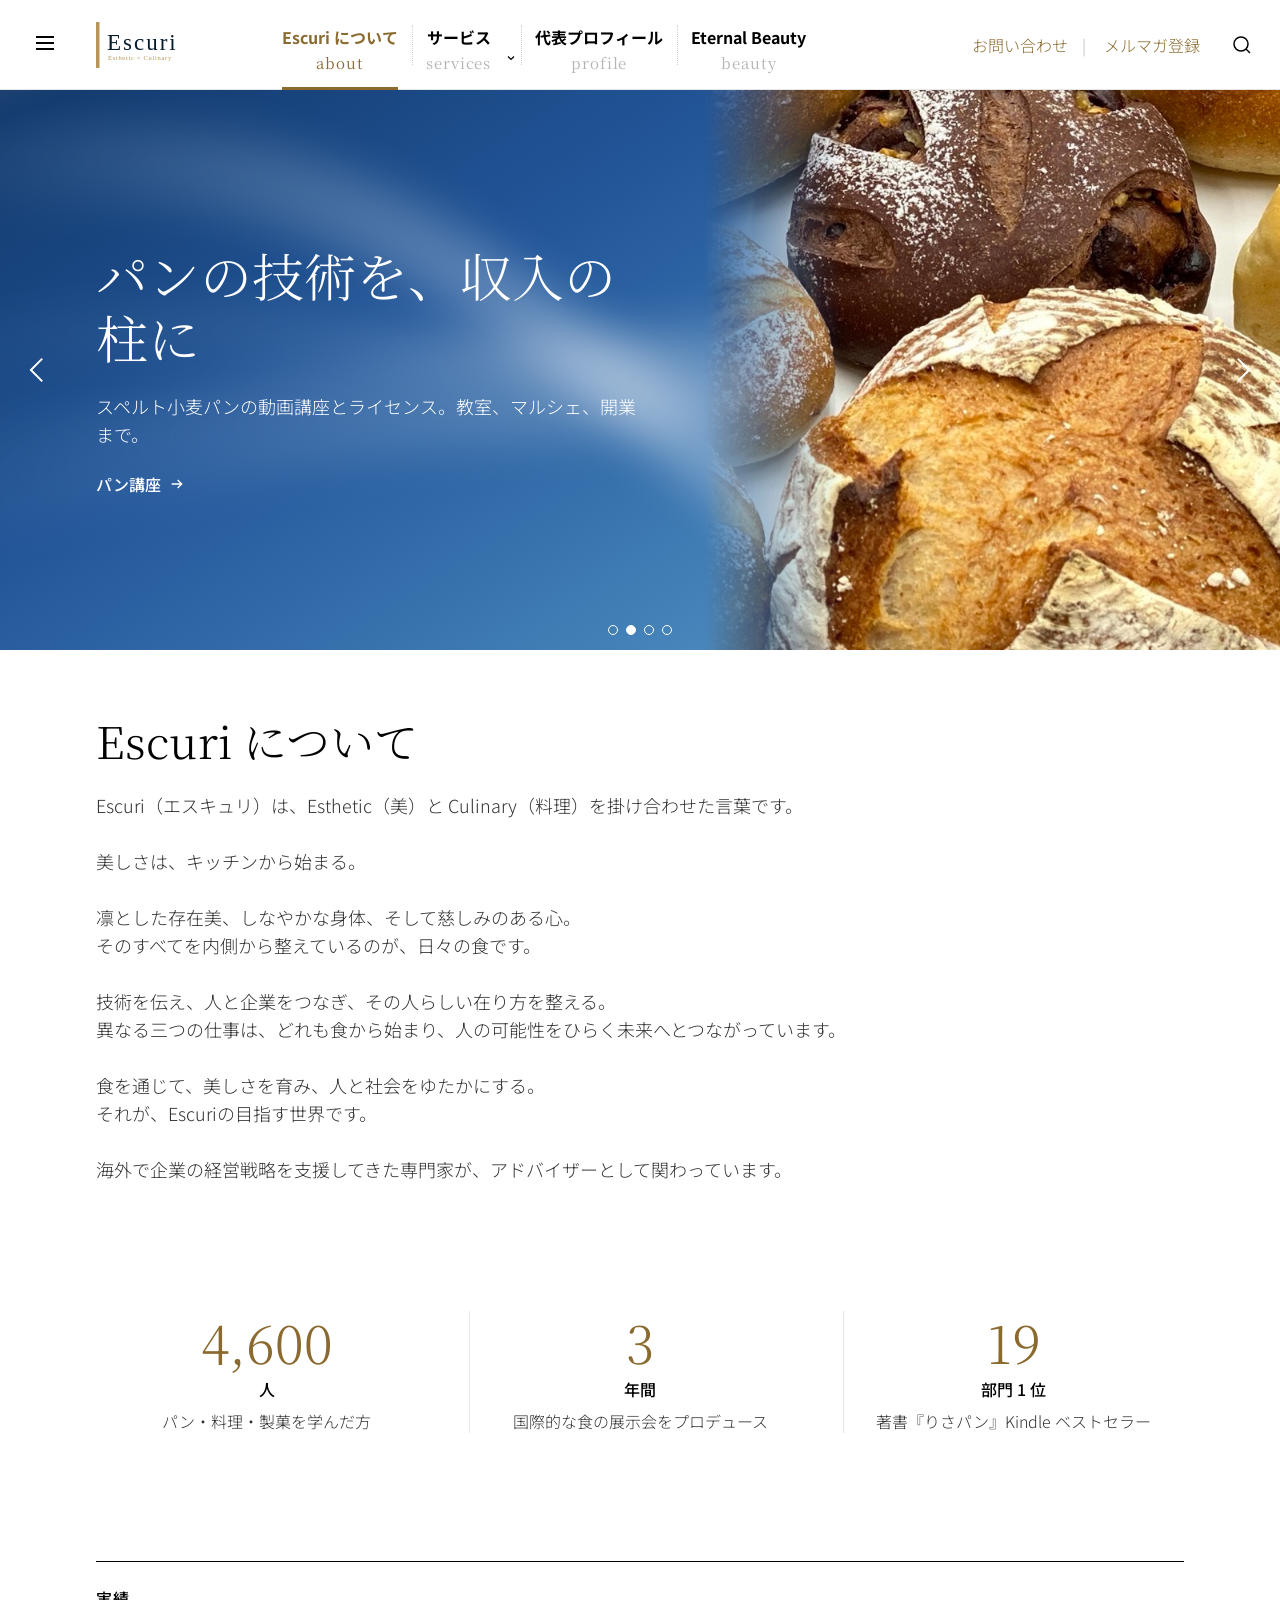
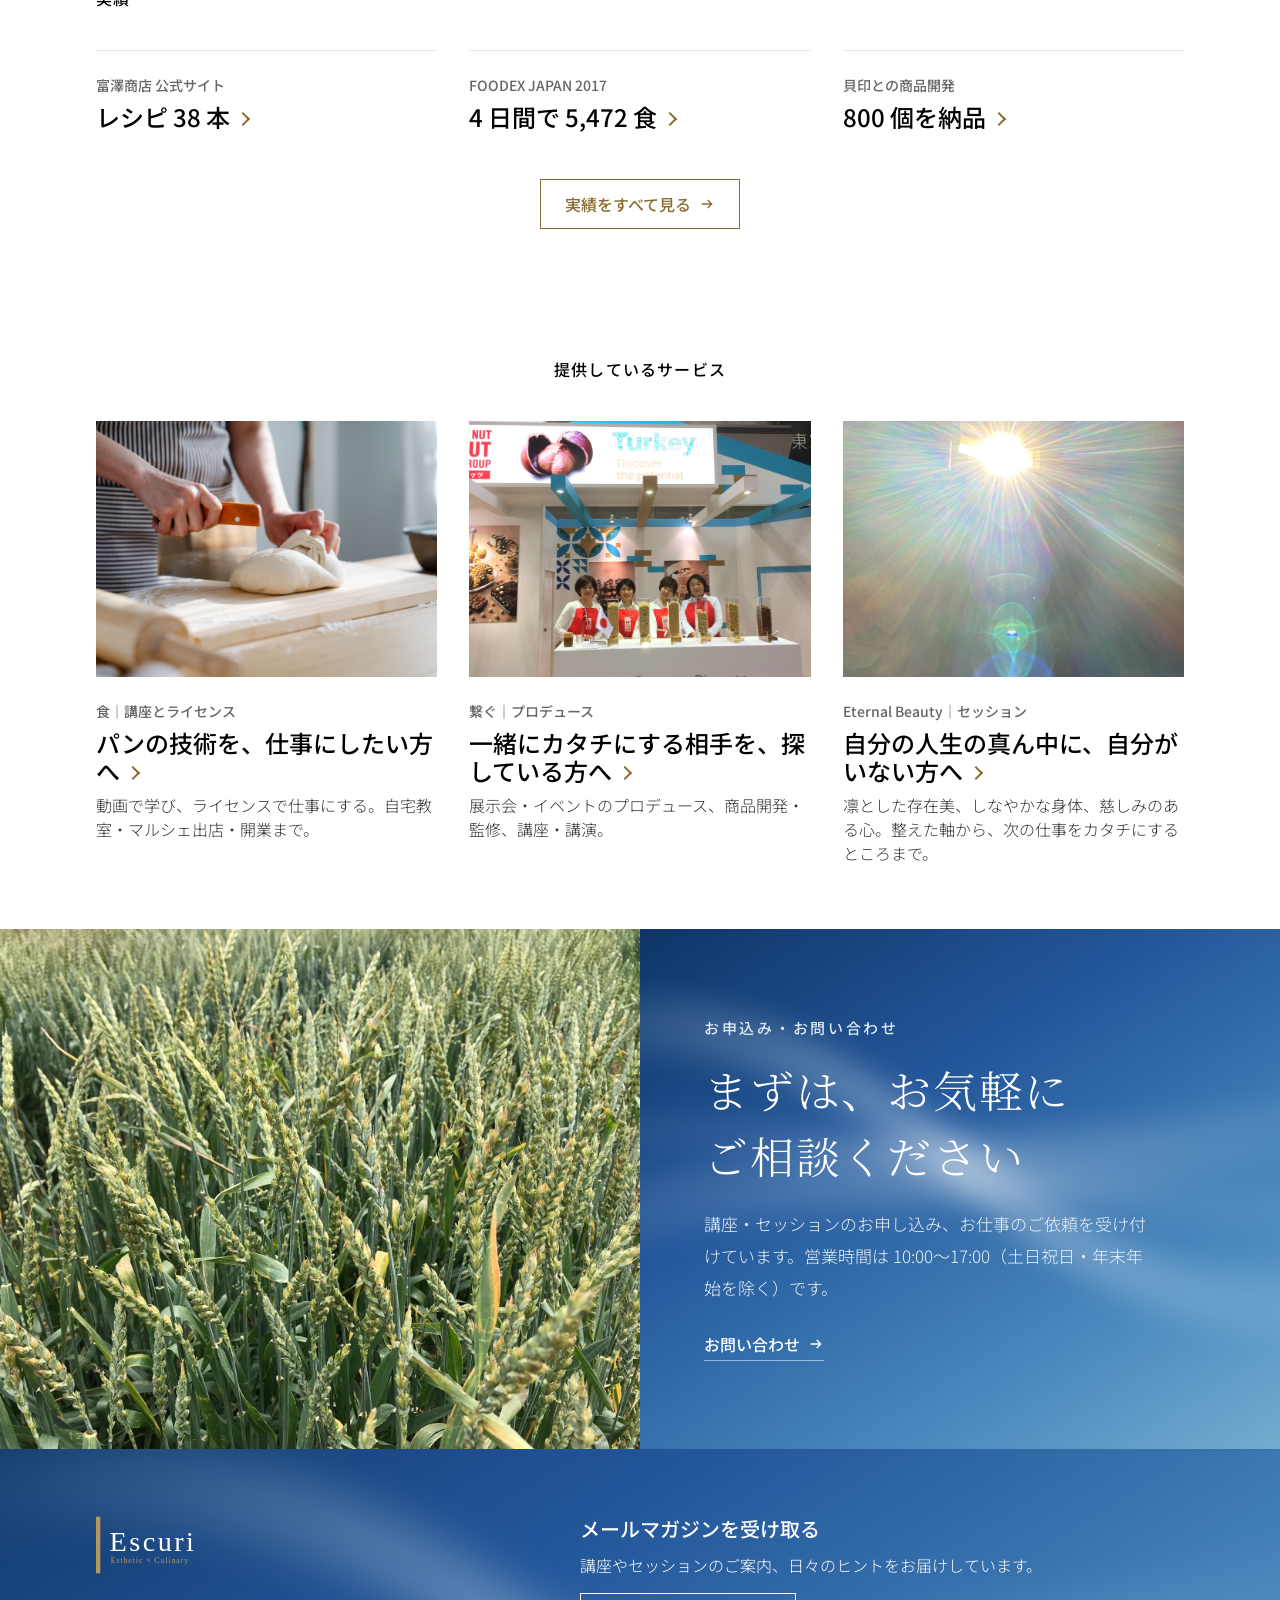
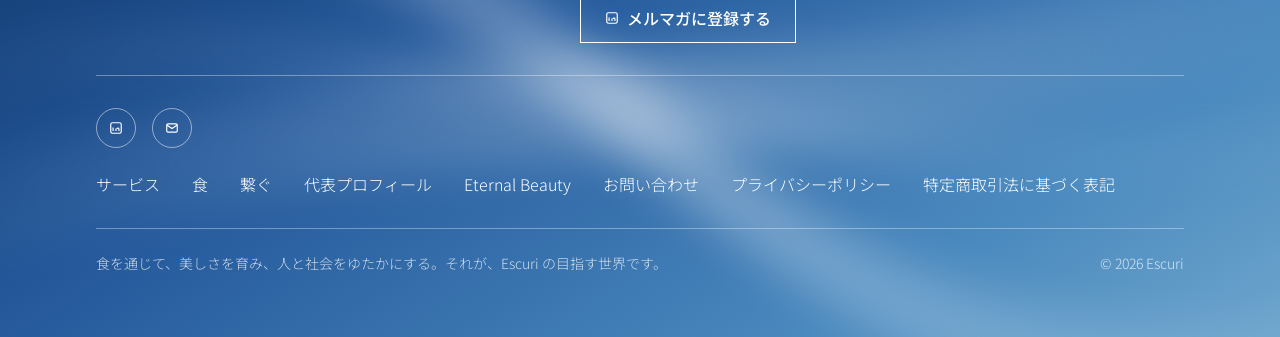
<file: index.html>
<!doctype html>
<html lang="ja">
<head>
<meta charset="utf-8">
<meta name="viewport" content="width=device-width, initial-scale=1">
<title>トップ | Escuri</title>
<meta name="description" content="年齢を重ねるほど、人生は良くなる。食、美・身体・心。桑野りさ 公式サイト。">


<meta property="og:type" content="website">
<meta property="og:site_name" content="Escuri">
<meta property="og:title" content="トップ | Escuri">
<meta property="og:description" content="年齢を重ねるほど、人生は良くなる。食、美・身体・心。桑野りさ 公式サイト。">
<meta property="og:url" content="https://lisakuwano.com/index.html">
<meta property="og:image" content="https://lisakuwano.com/assets/og.svg">
<meta property="og:locale" content="ja_JP">
<meta name="twitter:card" content="summary_large_image">
<meta name="twitter:title" content="トップ | Escuri">
<meta name="twitter:description" content="年齢を重ねるほど、人生は良くなる。食、美・身体・心。桑野りさ 公式サイト。">
<meta name="twitter:image" content="https://lisakuwano.com/assets/og.svg">
<link rel="icon" href="assets/favicon.svg?v=cf20629c">
<link rel="preconnect" href="https://fonts.googleapis.com"><link rel="preconnect" href="https://fonts.gstatic.com" crossorigin>
<link href="https://fonts.googleapis.com/css2?family=Noto+Sans+JP:wght@300;500;700&family=Noto+Serif+JP:wght@300;500&display=swap" rel="stylesheet">
<link rel="stylesheet" href="style.css?v=1794406481">
</head>
<body>
<a class="skip" href="#main">本文へスキップ</a>
<header class="gh">
  <div class="gh-in">
    <button class="burger" id="burger" aria-label="メニューを開く" data-open="メニューを開く" data-close="メニューを閉じる" aria-expanded="false" aria-controls="drawer"><span class="i-open"><svg width="32" height="32" viewBox="0 0 24 24" fill="none" stroke="currentColor" stroke-width="2.2"><path d="M3 6h18M3 12h18M3 18h18"/></svg></span><span class="i-close"><svg width="30" height="30" viewBox="0 0 24 24" fill="none" stroke="currentColor" stroke-width="2"><path d="M5 5l14 14M19 5L5 19"/></svg></span></button>
    <a class="logo" href="index.html" aria-label="Escuri トップ"><img src="assets/logo-head.svg?v=c30f5ccc" alt="Escuri" width="210" height="104"></a>
    <div class="navwrap">
      <nav aria-label="メインメニュー"><a href="index.html" class="on" aria-current="page">Escuri について<span class="nav-en">about</span></a><div class="dd"><a href="services.html">サービス<span class="nav-en">services</span></a><button type="button" class="ddb" aria-expanded="false" aria-controls="sub-services" aria-label="サービス のメニュー"><svg width="12" height="12" viewBox="0 0 24 24" fill="none" stroke="currentColor" stroke-width="2.4"><path d="M6 9l6 6 6-6"/></svg></button><div class="sub" id="sub-services"><a href="kitchen.html">食</a><a href="work.html">繋ぐ</a><a href="beauty.html">Eternal Beauty</a></div></div><a href="about.html">代表プロフィール<span class="nav-en">profile</span></a><a href="beauty.html">Eternal Beauty<span class="nav-en">beauty</span></a></nav>
    </div>
    <div class="tools">
      <div class="sign"><a href="contact.html">お問い合わせ</a><b>|</b><a class="btn" href="https://www.reservestock.jp/subscribe/331083" target="_blank" rel="noopener">メルマガ登録</a></div>
      <div class="row">
        <button class="icon" id="searchbtn" aria-label="サイト内検索" aria-expanded="false" aria-controls="search"><svg width="34" height="34" viewBox="0 0 24 24" fill="none" stroke="currentColor" stroke-width="1.5"><circle cx="11" cy="11" r="7"/><path d="M20 20l-4-4"/></svg></button>
        
      </div>
    </div>
  </div>
  <div class="search" id="search" hidden>
    <div class="wrap">
      <label class="sr" for="q">サイト内を検索</label>
      <input id="q" type="search" autocomplete="off" placeholder="キーワードを入力（例：セッション、パン講座）">
      <p class="shint" id="shint" aria-live="polite" data-none="該当するページが見つかりませんでした" data-cnt="{n}件見つかりました"></p>
      <ul class="sres" id="sres"></ul>
    </div>
  </div>
</header>
<div class="mega" id="drawer" hidden>
  <div class="wrap">
    <div class="mgrid"><div class="mcol"><h2>Escuri について</h2><ul><li><a href="index.html#about-escuri">Escuri とは</a></li><li><a href="about.html#greeting">ごあいさつ</a></li><li><a href="about.html">代表プロフィール</a></li><li><a href="work.html#record">実績</a></li></ul></div><div class="mcol"><h2>サービス</h2><ul><li><a href="kitchen.html">食</a></li><li><a href="kitchen.html#license">パン講座とライセンス</a></li><li><a href="work.html">繋ぐ</a></li><li><a href="beauty.html">Eternal Beauty</a></li><li><a href="contact.html#form">お問い合わせ</a></li></ul></div><div class="mcol"><h2>発信</h2><ul><li><a href="https://note.com/eternalbeauty_l" target="_blank" rel="noopener">note</a></li><li><a href="https://www.reservestock.jp/subscribe/331083" target="_blank" rel="noopener">メールマガジン</a></li></ul></div><div class="mcol"><h2>Eternal Beauty</h2><ul><li><a href="beauty.html#purpose">理念</a></li><li><a href="beauty.html#beauty-how">セッション</a></li></ul></div></div>
    <div class="msns"><a href="https://note.com/eternalbeauty_l" target="_blank" rel="noopener"><svg width="14" height="14" viewBox="0 0 24 24" fill="none" stroke="currentColor" stroke-width="2"><rect x="3" y="3" width="18" height="18" rx="3"/><path d="M7 11v6M7 7.5v.01M12 17v-4m5 4v-3.5a1.5 1.5 0 0 0-3 0"/></svg> note</a><a href="contact.html"><svg width="14" height="14" viewBox="0 0 24 24" fill="none" stroke="currentColor" stroke-width="2"><rect x="3" y="5" width="18" height="14" rx="2"/><path d="M3 7l9 6 9-6"/></svg> お問い合わせ</a></div>
  </div>
</div>

<main id="main">
<section class="hc" id="hc" aria-roledescription="カルーセル" aria-label="注目コンテンツ">
  <div class="hc-track" id="track"><div class="slide deep" role="group" aria-roledescription="スライド" aria-label="1 / 4" data-theme="dark">
  <div class="txt"><div class="inner"><h2 class="ts-2">食の仕事を、20 年。</h2><p class="desc ts-7">国際展示会のプロデュースから、商品開発まで。</p><a class="cta" href="work.html#record">実績<span class="arrow" aria-hidden="true"></span></a></div></div>
  <div class="img"><img src="assets/art/silk-1.svg?v=f05116cf" alt=""></div>
</div><div class="slide deep photo" role="group" aria-roledescription="スライド" aria-label="2 / 4" data-theme="dark">
  <div class="txt"><div class="inner"><h2 class="ts-2">パンの技術を、収入の柱に</h2><p class="desc ts-7">スペルト小麦パンの動画講座とライセンス。教室、マルシェ、開業まで。</p><a class="cta" href="kitchen.html#license">パン講座<span class="arrow" aria-hidden="true"></span></a></div></div>
  <div class="img"><img src="assets/photo/real/breads-lineup-wide.jpg?v=3acd7c92" alt="" loading="lazy"></div>
</div><div class="slide deep" role="group" aria-roledescription="スライド" aria-label="3 / 4" data-theme="dark">
  <div class="txt"><div class="inner"><h2 class="ts-2">考え方が変わると、収入が動く</h2><p class="desc ts-7">NLP コーチングに基づくオンラインセッション。仕事と収入について、次にやることを具体的に決める。</p><a class="cta" href="beauty.html#beauty-how">セッション<span class="arrow" aria-hidden="true"></span></a></div></div>
  <div class="img"><img src="assets/art/silk-3.svg?v=5a060631" alt="" loading="lazy"></div>
</div><div class="slide deep photo" role="group" aria-roledescription="スライド" aria-label="4 / 4" data-theme="dark">
  <div class="txt"><div class="inner"><h2 class="ts-2">人と企業を、結ぶ</h2><a class="cta" href="work.html">実績を見る<span class="arrow" aria-hidden="true"></span></a></div></div>
  <div class="img"><img src="assets/photo/real/expo-hall-wide.jpg?v=63ef8f40" alt="" loading="lazy"></div>
</div></div>
  <button class="hc-arrow prev" id="prev" aria-label="前のスライド"><svg width="34" height="34" viewBox="0 0 24 24" fill="none" stroke="currentColor" stroke-width="1.4"><path d="M15 4l-8 8 8 8"/></svg></button>
  <button class="hc-arrow next" id="next" aria-label="次のスライド"><svg width="34" height="34" viewBox="0 0 24 24" fill="none" stroke="currentColor" stroke-width="1.4"><path d="M9 4l8 8-8 8"/></svg></button>
  <div class="hc-dots" id="dots" role="tablist" aria-label="スライド選択"></div>
</section>
<article class="wrap intro" id="about-escuri"><h2>Escuri について</h2><p>Escuri（エスキュリ）は、Esthetic（美）と Culinary（料理）を掛け合わせた言葉です。<br><br>美しさは、キッチンから始まる。<br><br>凛とした存在美、しなやかな身体、そして慈しみのある心。<br>そのすべてを内側から整えているのが、日々の食です。<br><br>技術を伝え、人と企業をつなぎ、その人らしい在り方を整える。<br>異なる三つの仕事は、どれも食から始まり、人の可能性をひらく未来へとつながっています。<br><br>食を通じて、美しさを育み、人と社会をゆたかにする。<br>それが、Escuriの目指す世界です。<br><br>海外で企業の経営戦略を支援してきた専門家が、アドバイザーとして関わっています。</p></article>
<section class="module" aria-label="数字">
  <div class="wrap factoid"><div><div class="n" data-count="4600">0</div><div class="u">人</div><div class="t">パン・料理・製菓を学んだ方</div></div><div><div class="n" data-count="3">0</div><div class="u">年間</div><div class="t">国際的な食の展示会をプロデュース</div></div><div><div class="n" data-count="19">0</div><div class="u">部門 1 位</div><div class="t">著書『りさパン』Kindle ベストセラー</div></div></div>
</section>
<section class="module" id="proof" aria-labelledby="h-proof">
  <div class="wrap">
    <h2 class="sec-title border" id="h-proof">実績</h2>
    <div class="grid g3"><article class="item text"><div class="body"><div class="eyebrow">富澤商店 公式サイト</div><h3 class="h5"><a class="chev" href="https://tomiz.com/recipe/pro/search?author=46" target="_blank" rel="noopener">レシピ 38 本</a></h3><p class="d"></p></div></article><article class="item text"><div class="body"><div class="eyebrow">FOODEX JAPAN 2017</div><h3 class="h5"><a class="chev" href="work.html#expo">4 日間で 5,472 食</a></h3><p class="d"></p></div></article><article class="item text"><div class="body"><div class="eyebrow">貝印との商品開発</div><h3 class="h5"><a class="chev" href="https://www.instagram.com/p/DDGlIHCzzki/" target="_blank" rel="noopener">800 個を納品</a></h3><p class="d"></p></div></article></div>
    <div class="up-foot"><a class="btn-out" href="work.html#record">実績をすべて見る<span class="arrow" aria-hidden="true"></span></a></div>
  </div>
</section>
<section class="module" id="news" aria-labelledby="h-news">
  <div class="wrap">
    <h2 class="sec-title" id="h-news">提供しているサービス</h2>
    <div class="grid g3"><article class="item book hover">
  <a class="im cover" href="kitchen.html" tabindex="-1" aria-hidden="true"><img src="assets/photo/px-7966378.jpg?v=655ab56a" alt="" loading="lazy"></a>
  <div class="body"><div class="eyebrow">食｜講座とライセンス</div><h3 class="h5"><a class="chev" href="kitchen.html">パンの技術を、仕事にしたい方へ</a></h3><p class="d">動画で学び、ライセンスで仕事にする。自宅教室・マルシェ出店・開業まで。</p></div>
</article><article class="item book hover">
  <a class="im cover" href="work.html" tabindex="-1" aria-hidden="true"><img src="assets/photo/real/foodex-booth.jpg?v=1bbe3e10" alt="" loading="lazy"></a>
  <div class="body"><div class="eyebrow">繋ぐ｜プロデュース</div><h3 class="h5"><a class="chev" href="work.html">一緒にカタチにする相手を、探している方へ</a></h3><p class="d">展示会・イベントのプロデュース、商品開発・監修、講座・講演。</p></div>
</article><article class="item book hover">
  <a class="im cover" href="beauty.html" tabindex="-1" aria-hidden="true"><img src="assets/photo/real/light.jpg?v=84e465f0" alt="" loading="lazy"></a>
  <div class="body"><div class="eyebrow">Eternal Beauty｜セッション</div><h3 class="h5"><a class="chev" href="beauty.html">自分の人生の真ん中に、自分がいない方へ</a></h3><p class="d">凛とした存在美、しなやかな身体、慈しみのある心。整えた軸から、次の仕事をカタチにするところまで。</p></div>
</article></div>
    
  </div>
</section>
<section class="ctab" id="ask" aria-labelledby="h-ask">
  <div class="p"><img src="assets/photo/real/spelt-field.jpg?v=fffbfdb5" alt="" loading="lazy"></div>
  <div class="t"><img class="ctab-bg" src="assets/art/silk-4.svg?v=74292ebe" alt="">
    <div class="c">
      <div class="eyebrow">お申込み・お問い合わせ</div>
      <h2 class="ts-3" id="h-ask">まずは、お気軽に<br>ご相談ください</h2>
      <p>講座・セッションのお申し込み、お仕事のご依頼を受け付けています。営業時間は 10:00〜17:00（土日祝日・年末年始を除く）です。</p>
      <a class="cta" href="contact.html#form">お問い合わせ<span class="arrow" aria-hidden="true"></span></a>
    </div>
  </div>
</section>
</main>
<footer class="gf">
  <div class="wrap">
    <div class="top">
      <a class="logo" href="index.html"><img src="assets/logo.svg?v=bc6866d0" alt="Escuri" loading="lazy"></a>
      <div class="nl">
        <h2 class="nlh">メールマガジンを受け取る</h2>
        <p>講座やセッションのご案内、日々のヒントをお届けしています。</p>
        <a class="linebtn" href="https://www.reservestock.jp/subscribe/331083" target="_blank" rel="noopener"><svg width="14" height="14" viewBox="0 0 24 24" fill="none" stroke="currentColor" stroke-width="2"><rect x="3" y="3" width="18" height="18" rx="3"/><path d="M7 11v6M7 7.5v.01M12 17v-4m5 4v-3.5a1.5 1.5 0 0 0-3 0"/></svg><span>メルマガに登録する</span></a>
      </div>
    </div>
    <div class="mid">
      <div class="sns"><a href="https://note.com/eternalbeauty_l" target="_blank" rel="noopener" aria-label="note"><svg width="14" height="14" viewBox="0 0 24 24" fill="none" stroke="currentColor" stroke-width="2"><rect x="3" y="3" width="18" height="18" rx="3"/><path d="M7 11v6M7 7.5v.01M12 17v-4m5 4v-3.5a1.5 1.5 0 0 0-3 0"/></svg></a><a href="contact.html" aria-label="お問い合わせ"><svg width="14" height="14" viewBox="0 0 24 24" fill="none" stroke="currentColor" stroke-width="2"><rect x="3" y="5" width="18" height="14" rx="2"/><path d="M3 7l9 6 9-6"/></svg></a></div>
      <div class="links"><a href="services.html">サービス</a><a href="kitchen.html">食</a><a href="work.html">繋ぐ</a><a href="about.html">代表プロフィール</a><a href="beauty.html">Eternal Beauty</a><a href="contact.html">お問い合わせ</a><a href="privacy.html">プライバシーポリシー</a><a href="legal.html">特定商取引法に基づく表記</a></div>
    </div>
    <div class="bot"><span>食を通じて、美しさを育み、人と社会をゆたかにする。それが、Escuri の目指す世界です。</span><span>© 2026 Escuri</span></div>
  </div>
</footer>
<script type="application/json" id="sidx">[{"t": "トップ", "d": "年齢を重ねるほど、人生は良くなる。食、美・身体・心。桑野りさ 公式サイト。", "u": "index.html"}, {"t": "お問い合わせ", "d": "Instagram・コミュニティ・お仕事のご依頼", "u": "contact.html"}, {"t": "レシピ 38 本", "d": "", "u": "https://tomiz.com/recipe/pro/search?author=46"}, {"t": "4 日間で 5,472 食", "d": "", "u": "work.html#expo"}, {"t": "800 個を納品", "d": "", "u": "https://www.instagram.com/p/DDGlIHCzzki/"}, {"t": "パンの技術を、仕事にしたい方へ", "d": "動画で学び、ライセンスで仕事にする。自宅教室・マルシェ出店・開業まで。", "u": "kitchen.html"}, {"t": "一緒にカタチにする相手を、探している方へ", "d": "展示会・イベントのプロデュース、商品開発・監修、講座・講演。", "u": "work.html"}, {"t": "自分の人生の真ん中に、自分がいない方へ", "d": "凛とした存在美、しなやかな身体、慈しみのある心。整えた軸から、次の仕事をカタチにするところまで。", "u": "beauty.html"}, {"t": "代表プロフィール", "d": "桑野りさの経歴と実績。企業との商品開発、国際展示会のプロデュース。", "u": "about.html"}, {"t": "ホノルルコーヒー ベーカリー日本チーム", "d": "ハワイ発のコーヒーブランド、ホノルルコーヒーが手がけるベーカリーに、日本チームの一員として参加。パンのレシピ開発を担っています。", "u": "kitchen.html"}, {"t": "国際的な食の展示会", "d": "幕張メッセ・東京ビッグサイトの食の祭典で、トルコのヘーゼルナッツ協会（現在は他団体と統合）の出展を担当。レシピ・商品・写真・試食・デモンストレーション。", "u": "work.html#services"}, {"t": "心と食のレッスン", "d": "東邦大学医療センターでのメンタルケアレッスン。福祉施設でのレジリエンス講座を 2 年間。障がいのある子どもたちとのパンづくり「天使のレシピ」も主宰。", "u": "kitchen.html#care"}, {"t": "パン屋・カフェの開業", "d": "スペルト小麦＆低糖質ベーカリー養成講座から、富山・鹿児島・広島で 4 名がパン屋・カフェを開業。70 歳・初心者から 4 か月で開業した例も。", "u": "kitchen.html#graduates"}, {"t": "Eternal Beauty", "d": "私が、私に還ること。NLP コーチングに基づくセッション、エターナルビューティー講座、LISA_語録、Purity Diary。", "u": "beauty.html"}, {"t": "動き出すかどうかは、意欲ではなく順番で決まる", "d": "本音と向き合い、人生の判断軸を取り戻す。<br>自分を後回しにしない選択から、仕事・収入・人間関係に変化を生み出し、日本 NLP コーチング協会認定コーチとの個別セッションで、自信に満ちた笑顔で暮らせる未来を一緒につくっていきます。", "u": "beauty.html#eternal-beauty"}, {"t": "コーチングセッション", "d": "一対一の対話を 60〜90 分。いまの課題を整理し、次にやることを一緒に見つけていきます。", "u": "contact.html#form"}, {"t": "スタンダード", "d": "月 2 回×3 か月＋チャット相談。考え方を整えることから始め、仕事と収入の方向性を一緒に定めていきます。", "u": "contact.html#form"}, {"t": "プレミアム", "d": "月 2 回×6 か月＋チャット相談＋対面 2 回。整えた考え方が、仕事・収入・人間関係に根づくところまで伴走します。", "u": "contact.html#form"}, {"t": "食", "d": "パン・料理・お菓子の講座と、自宅教室の開講・マルシェ出店・店舗開業までを見据えたライセンス制度。", "u": "kitchen.html"}, {"t": "大事な人に、渡せるパンを", "d": "著書『りさパン 〜しあわせの見つけ方〜』（Kindle）ベストセラー 19 部門 1 位。", "u": "kitchen.html#risapan"}, {"t": "パン・料理・お菓子", "d": "", "u": "kitchen.html#lessons"}, {"t": "つくる", "d": "基礎から、ご家庭で本格的なパンを焼けるまで。", "u": "#license"}, {"t": "教える", "d": "ご自宅でパン教室を開き、講師として収入を得る。", "u": "#license"}, {"t": "届ける", "d": "マルシェなどで販売し、自分の商品を持つ。", "u": "#license"}, {"t": "開く", "d": "店舗の開業を目指す。", "u": "#license"}, {"t": "しあわせのパン習慣 ― 88,000 円", "d": "スペルト小麦×北海道産小麦の 12 種のパン。毎月のレシピと動画、ミックス粉のお届け、月 1 回のオンライン相談会。2027 年 1 月に値上げ予定です。", "u": "https://mosh.jp/products/01911c1e-4a8a-4ad3-9235-6567f6434e38?openExternalBrowser=1"}, {"t": "米粉パン 7 種 ― 88,000 円", "d": "7 種類の米粉パンを、動画でご自宅から学べます。", "u": "contact.html"}, {"t": "米粉パン 7 種", "d": "米粉パン 7 種のレシピを、商用利用できます。教室・販売に。料金は、説明会・個別相談でご案内します。", "u": "contact.html#form"}, {"t": "スペルト小麦 6 種", "d": "スペルト小麦パン 6 種のレシピを、商用利用できます。教室・販売に。料金は、説明会・個別相談でご案内します。", "u": "contact.html#form"}, {"t": "開業プレミアム", "d": "ライセンス＋動画講座＋6 か月の月 1 回オンライン相談会。料金は、説明会・個別相談でご案内します。", "u": "contact.html#form"}, {"t": "70 歳・初心者から 4 か月で", "d": "パン作り初心者から受講し、4 か月でパン屋を開業。", "u": "#graduates"}, {"t": "ママンパン", "d": "", "u": "https://www.instagram.com/rose.maman_pain/"}, {"t": "カフェ＆パン教室", "d": "", "u": "#graduates"}, {"t": "炭火焼き和牛 TONBY'z 65", "d": "店主が講座でパンを学び、いまもお店でパンを出し続けています。LISA が投稿したお店の写真は、Google マップで 8 万回見られました。", "u": "#graduates"}, {"t": "百貨店とマルシェ", "d": "小田急百貨店 シーズンスイーツ（2019 年 9 月 18 日〜24 日／栗のシュトレアン）。<br>世田谷パン祭り（2015 年 10 月・2019 年 10 月の 2 回）。2019 年は、マスカルポーネチーズ カンパーニュがシンボルパ", "u": "kitchen.html#popup"}, {"t": "人を内側から支える仕事", "d": "障害のある方とのパンづくり、大学病院でのメンタルケアレッスン、福祉施設でのレッスン。", "u": "kitchen.html#care"}, {"t": "つくり手の視点で", "d": "レシピの開発、商品の設計、撮影とスタイリング。<br>つくる側の事情が分かるので、売り場に出せる形まで詰める。", "u": "kitchen.html#products"}, {"t": "繋ぐ", "d": "人と企業を結ぶ紹介とコンサルティング。展示会・イベントのプロデュース、商品開発・監修、講座・講演、PR・アンバサダー・モデル。", "u": "work.html"}, {"t": "展示会・イベント", "d": "海外企業・団体の出展をプロデュース。", "u": "contact.html"}, {"t": "商品開発・監修", "d": "企画・開発・監修。", "u": "contact.html"}, {"t": "食・生き方・心のケア", "d": "パン・料理・お菓子、Eternal Beauty の在り方、福祉・医療の現場でのメンタルケアレッスン。", "u": "contact.html"}, {"t": "PR・アンバサダー・モデル", "d": "実際に使い、続けている立場から。", "u": "contact.html"}, {"t": "富澤商店 公式サイト", "d": "「桑野 りさ先生」として掲載。書籍『富澤商店の厳選 100 レシピ お菓子・パン』にも。", "u": "https://tomiz.com/recipe/pro/search?author=46"}, {"t": "企業とのお仕事", "d": "富澤商店、明治おいしい牛乳、ヴィクトリノックス、ボンヌママン、キッチンエイド、池商、リストニア蜂蜜、NTT ドコモ会員冊子ほか（敬称略）。レシピの提供・掲載、商品開発、フードスタイリング。", "u": "work.html#record"}, {"t": "GRILL&BAR うしすけ ヴィーナスフォート店", "d": "店舗向けに商品を開発し、納品。", "u": "work.html#record"}, {"t": "貝印との商品開発", "d": "ハート型・星型の食パン型を開発。商談用に栗のパウンドケーキ 100 本、800 個を納品。", "u": "https://www.instagram.com/p/DDGlIHCzzki/"}, {"t": "注目の料理教室に掲載", "d": "貝印の公式サイト Kai House Club の「注目の料理教室」特集に、Bread Salon Lisa を掲載（2022 年 1 月）。", "u": "https://www.kaihouse.jp/cookingclass-kuwanorisa1/"}, {"t": "あこ酵母ご利用のパン教室", "d": "有限会社あこ天然酵母の公式サイトの「あこ酵母ご利用のパン教室」一覧に、Bread Salon Lisa（大田区）として掲載。", "u": "https://www.ako-tennenkoubo.com/20210430150526"}, {"t": "ル・コルドン・ブルー パリ校", "d": "「La Boulangerie Traditionnelle」修了。あこ庵で研修。", "u": "work.html#record"}, {"t": "協会・施設での講座", "d": "日本パンコーディネーター協会、大田文化の森、日本Flour協会ほかで登壇。", "u": "work.html#record"}, {"t": "りさパン〜しあわせの見つけ方〜", "d": "Kindle ベストセラー 19 部門 1 位。", "u": "https://www.amazon.co.jp/dp/B09PTBQSJS"}, {"t": "あなたが奇跡を起こす本", "d": "5 人の女性起業家による共著。Kindle 6 部門 1 位。", "u": "https://www.amazon.co.jp/dp/B0C9HZ3NXK"}, {"t": "国際的な食の展示会", "d": "FABEX 2017（東京ビッグサイト）、FOODEX JAPAN 2017（幕張メッセ・第 42 回 国際食品・飲料展）、パティスリー＆ブーランジェリージャパン 2015・2016。レシピ開発とフードスタイリングを担当。", "u": "work.html#expo"}, {"t": "4 日間で 5,472 食", "d": "ピザ 1,800 食・ブラウニー 1,872 食・マドレーヌ 1,800 食。段ボール 19 箱分。", "u": "work.html#expo"}, {"t": "十勝毎日新聞", "d": "「味深いスペルト小麦」（東京圏 NOW）。Bread Salon Lisa を紹介していただきました。", "u": "assets/photo/real/press-tokachi-2021.jpg"}, {"t": "『ELLE à table』no.72", "d": "「センス自慢の料理家File」ページに掲載していただきました。ハムのムースを入れた器は花材屋さんで一目惚れしたもの。バレンタインデーを意識して女子力アップのハート型にしてみました。", "u": "assets/photo/real/press-elle-atable-72.jpg"}, {"t": "『SALUS』", "d": "「沿線街さんぽ 蓮沼・矢口渡」で、Bread Salon Lisa を「国産小麦に自家製酵母　厳選素材で作るシンプルなパン」と紹介していただきました。", "u": "assets/photo/real/press-salus-2022-08.jpg"}, {"t": "百貨店とマルシェ", "d": "小田急百貨店 秋のシーズンスイーツ（2019 年 9 月 18〜24 日）。世田谷パン祭り（2015 年 10 月・2019 年 10 月の 2 回。2019 年はマスカルポーネチーズ カンパーニュがシンボルパンに選定）。ハウスクエア横浜 ワンワンフェスティバル（2018 年・2019 年）。", "u": "kitchen.html#popup"}, {"t": "パン職人と、約 5 年間", "d": "パン職人の志賀勝栄氏とともに「志賀Labo」を立ち上げ、約 5 年間にわたり講習会を主催。<br>毎回、全国からパンに携わる方が集まった。<br><br>教える側ではなく、学ぶ場をつくる側に立った。", "u": "work.html#shigalabo"}, {"t": "企業の冊子を、一冊まるごと", "d": "北海道ソラサンフーズのメニュー＆レシピブックを制作。<br>北海道フライド野菜と、北海道産キャラメルソース＆ペーストで作るパンとお菓子 26 品。<br>レシピの開発から、撮影、誌面の構成までを担当。", "u": "work.html#recipebook"}, {"t": "サービス", "d": "パンの講座とライセンス。人と企業を繋ぐ。Eternal Beauty のセッション。", "u": "services.html"}, {"t": "パンの技術を、仕事にする", "d": "スペルト小麦と低糖質のパン。動画講座とライセンスで、教室・マルシェ・開業まで。", "u": "kitchen.html"}, {"t": "人と企業を、結ぶ", "d": "展示会・イベントのプロデュース、商品開発・監修、講座・講演。", "u": "work.html"}, {"t": "美・身体・心を、整える", "d": "凛とした存在美、しなやかな身体、慈しみのある心。NLP コーチングに基づくセッション。", "u": "beauty.html"}, {"t": "プライバシーポリシー", "d": "プライバシーポリシー。個人情報の取り扱いについて。", "u": "privacy.html"}, {"t": "特定商取引法に基づく表記", "d": "特定商取引法に基づく表記。", "u": "legal.html"}, {"t": "お問い合わせ", "d": "お問い合わせ。セッション・講座のご相談、お仕事のご依頼。", "u": "contact.html"}]</script>
<script src="site.js?v=1794406481"></script>
</body>
</html>
</file>
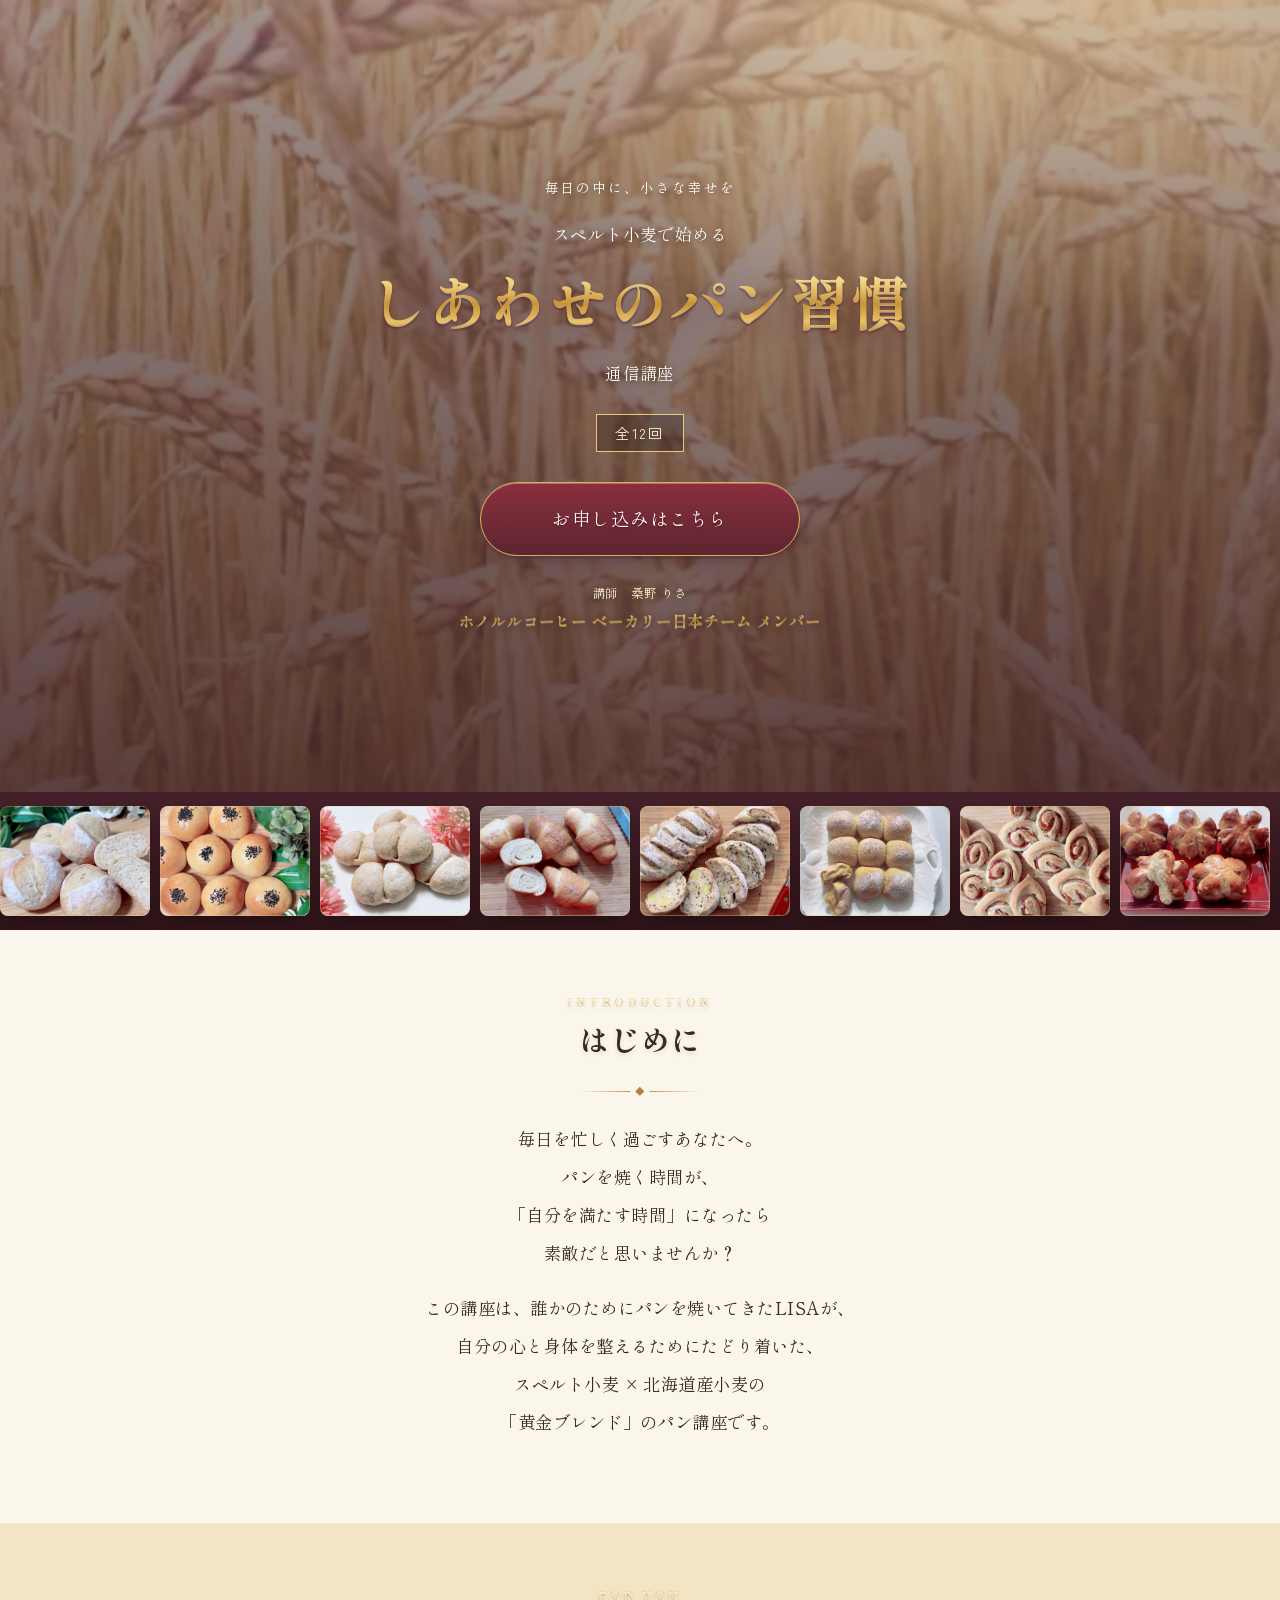
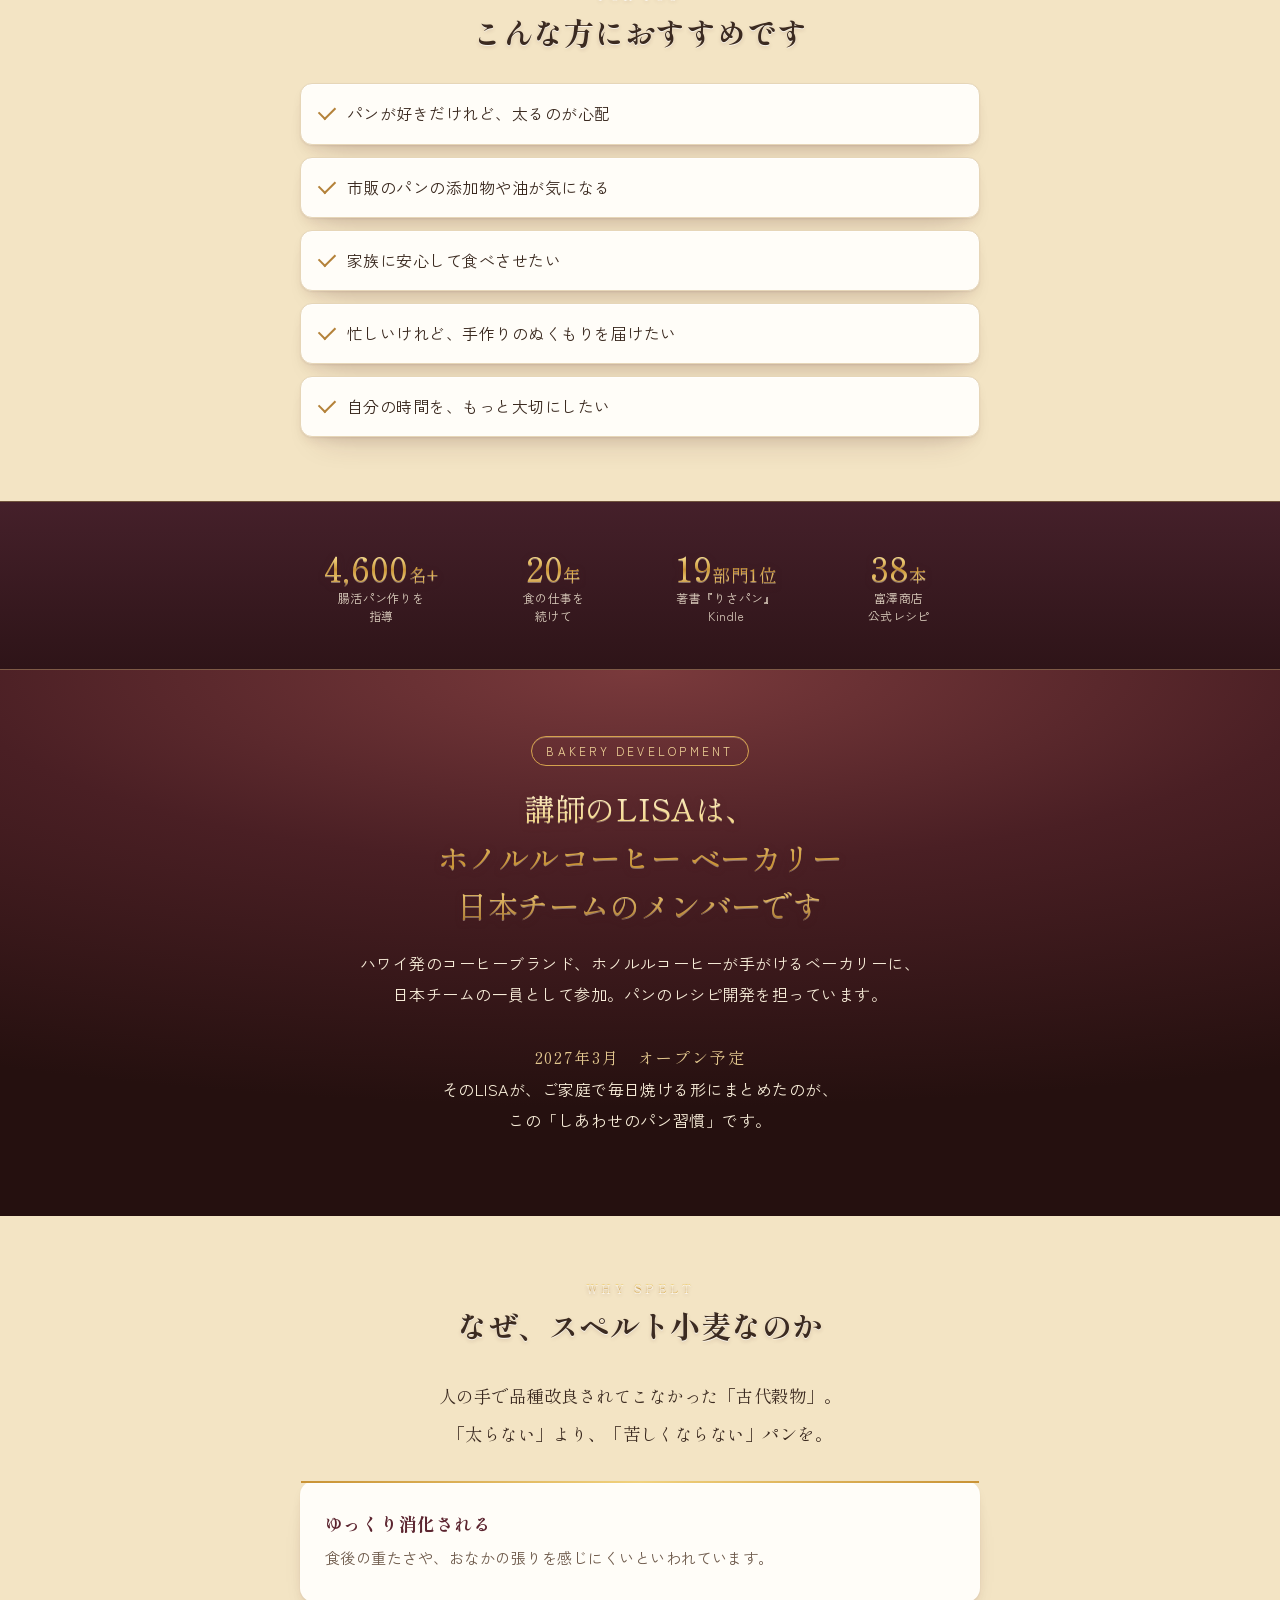
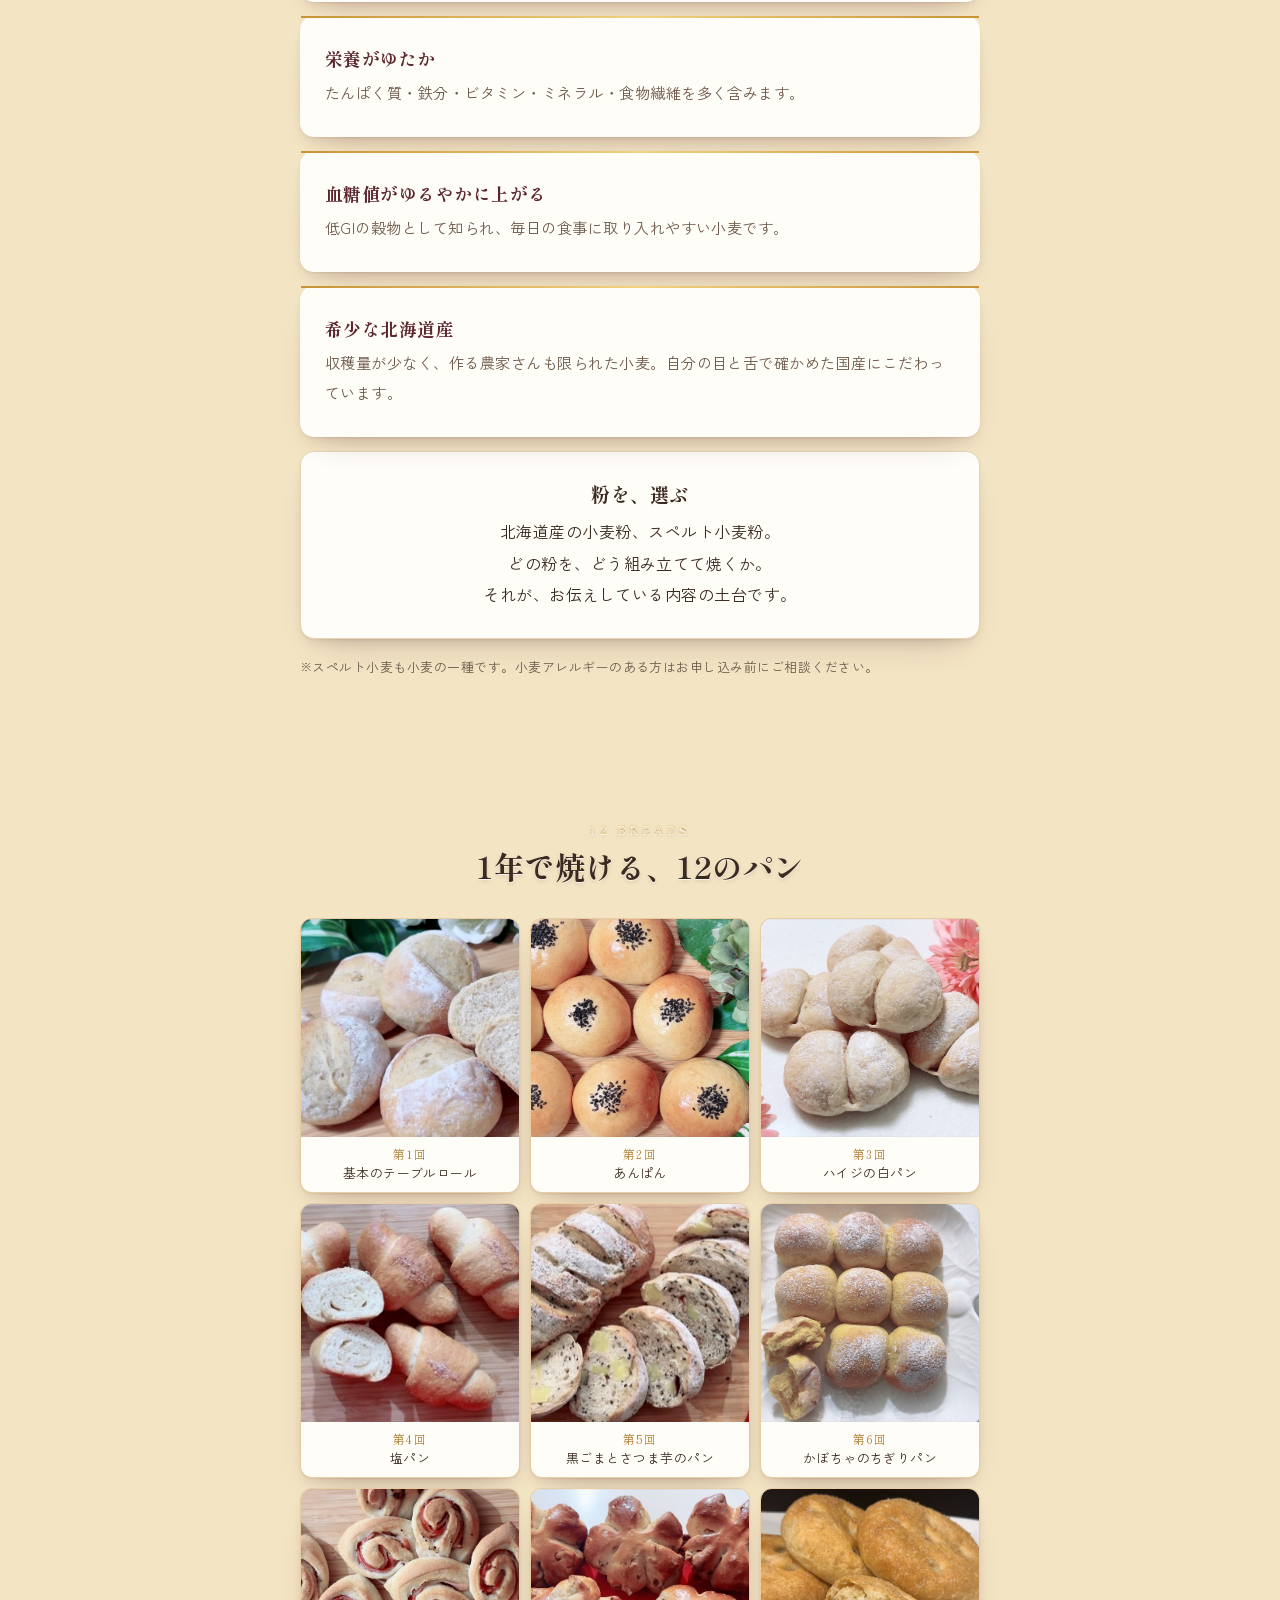
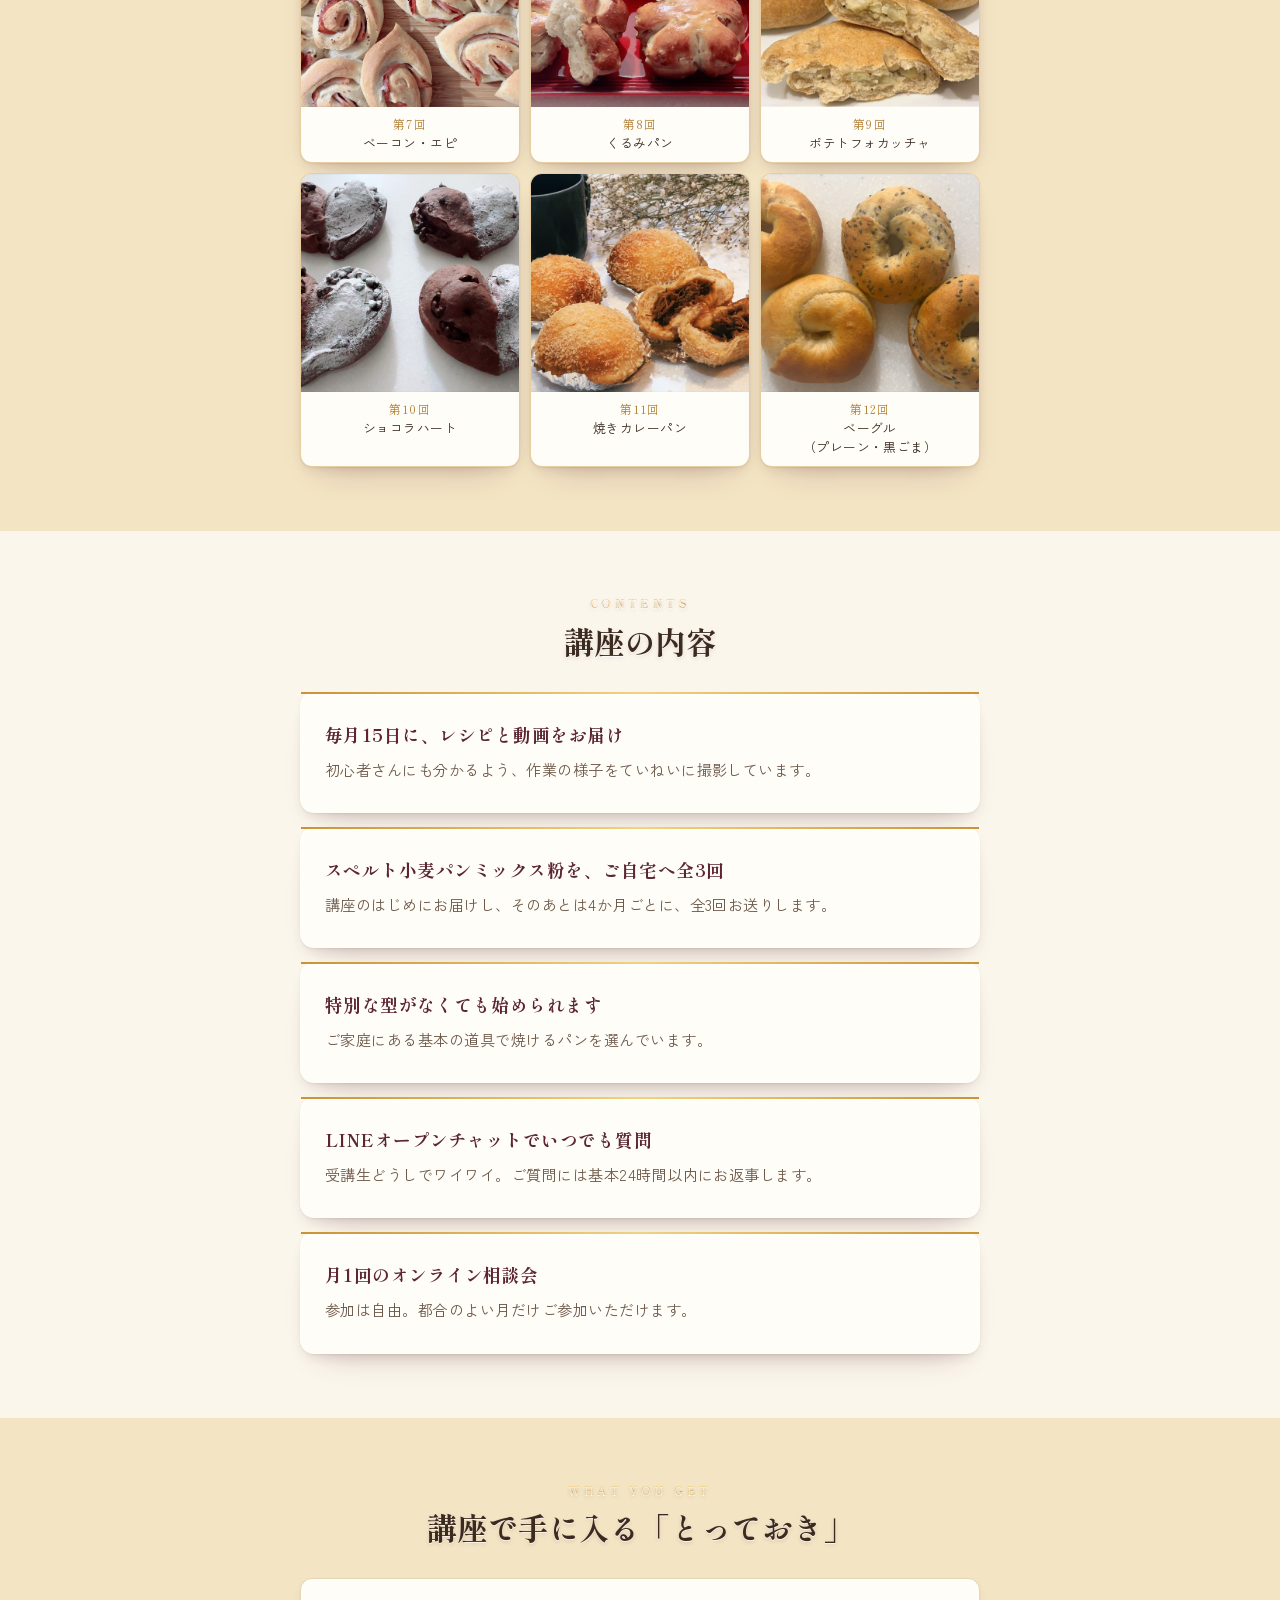
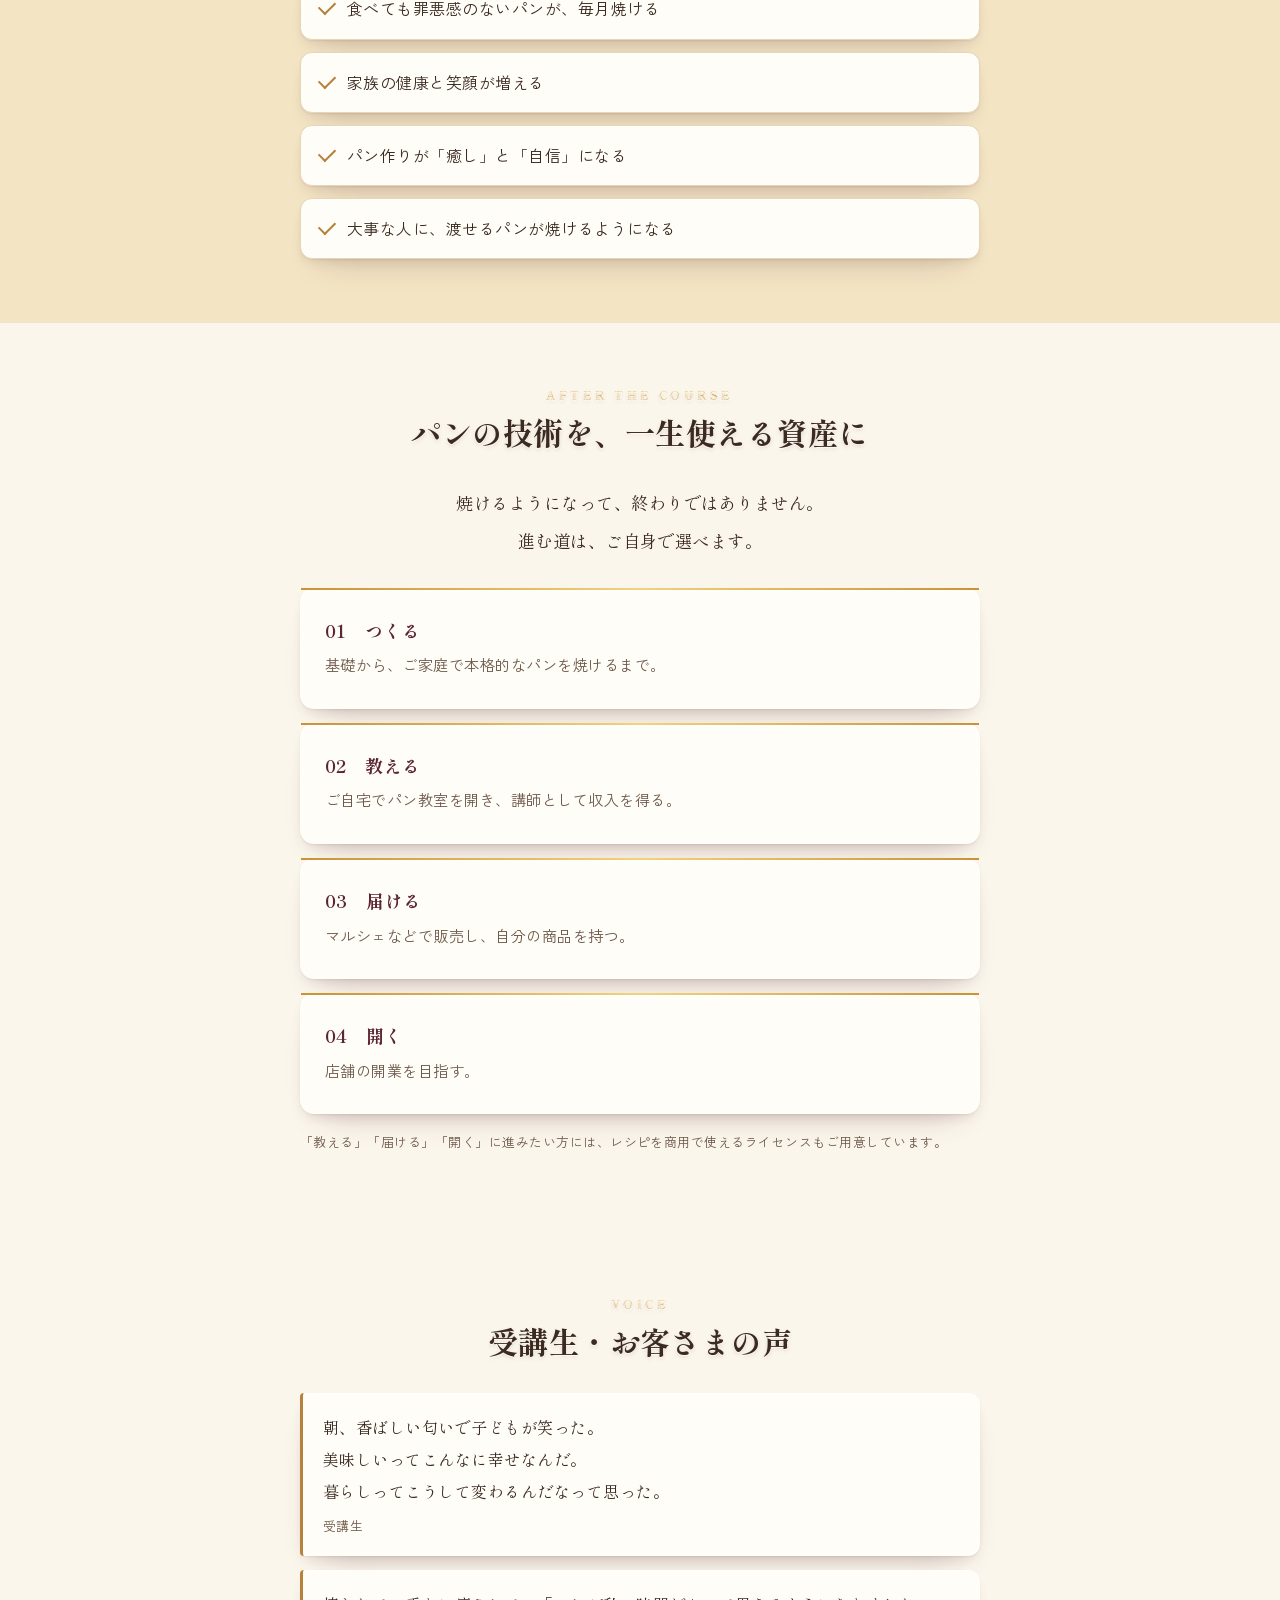
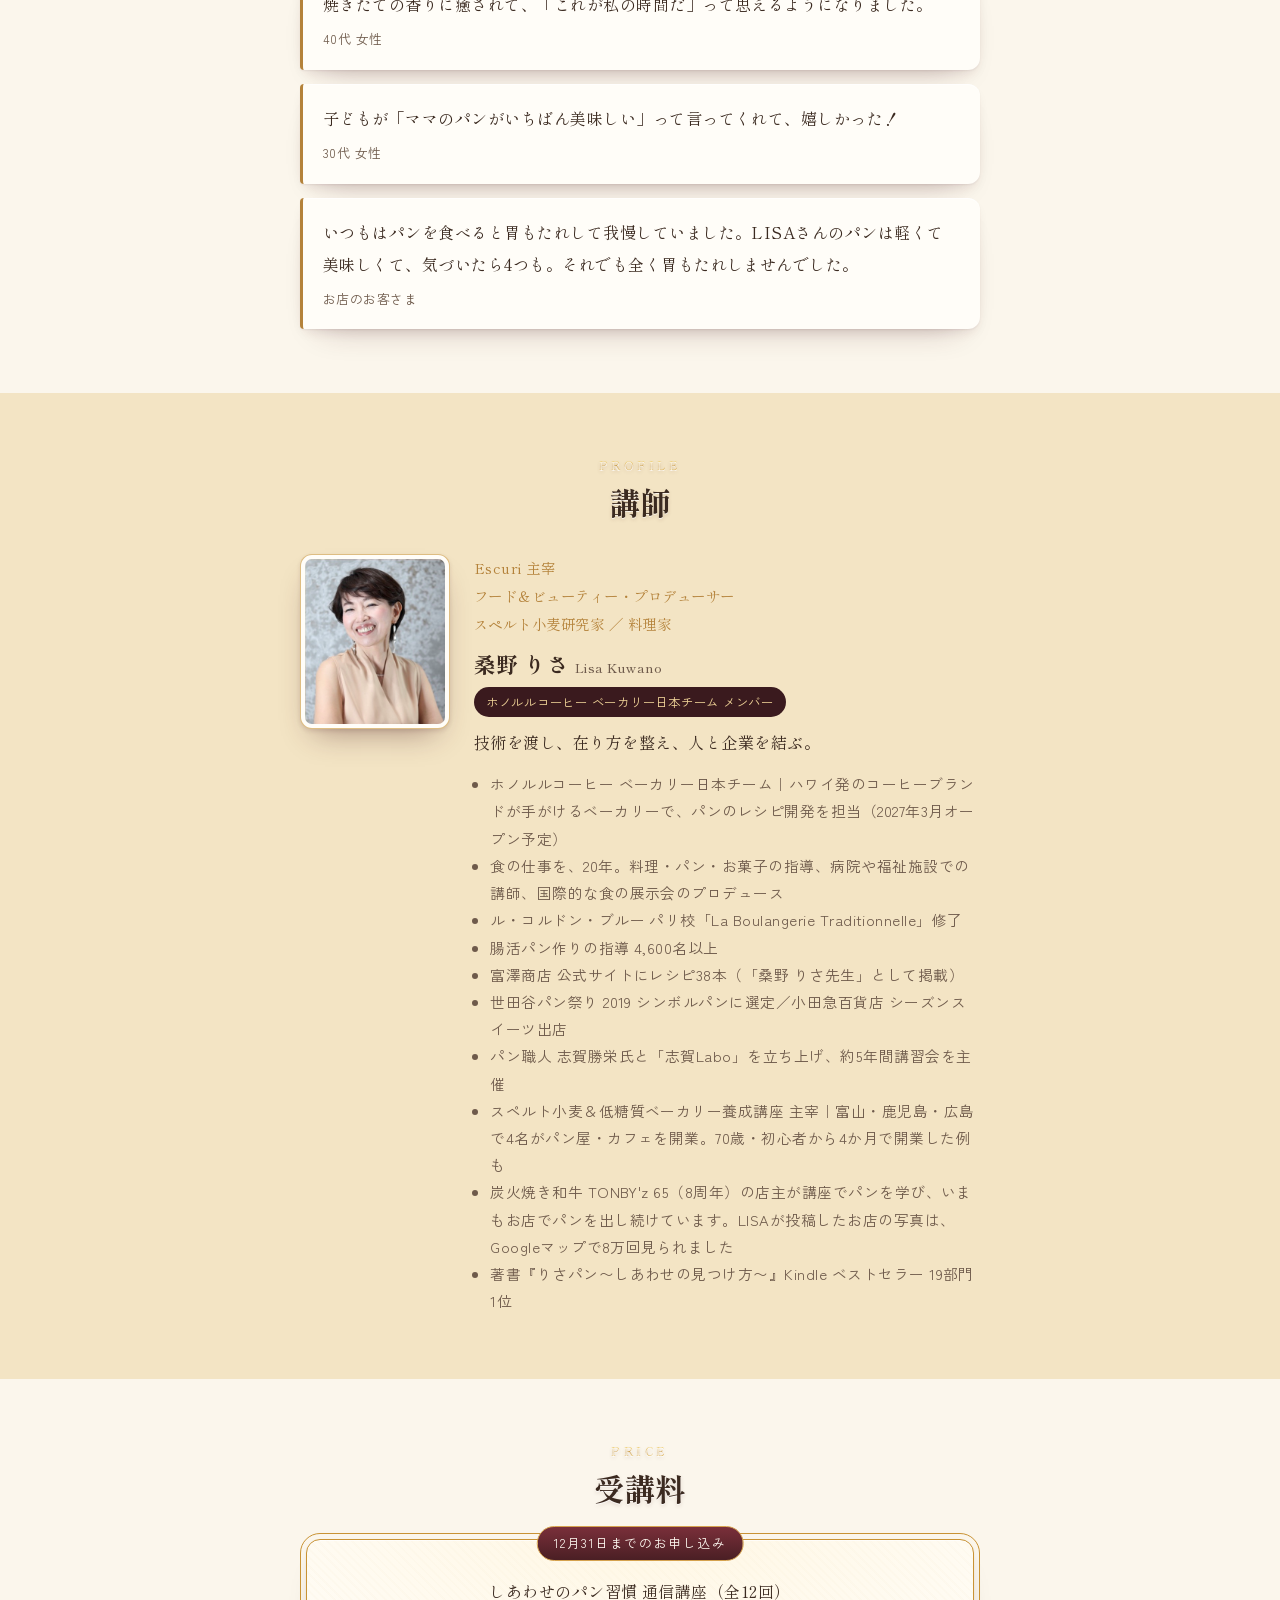
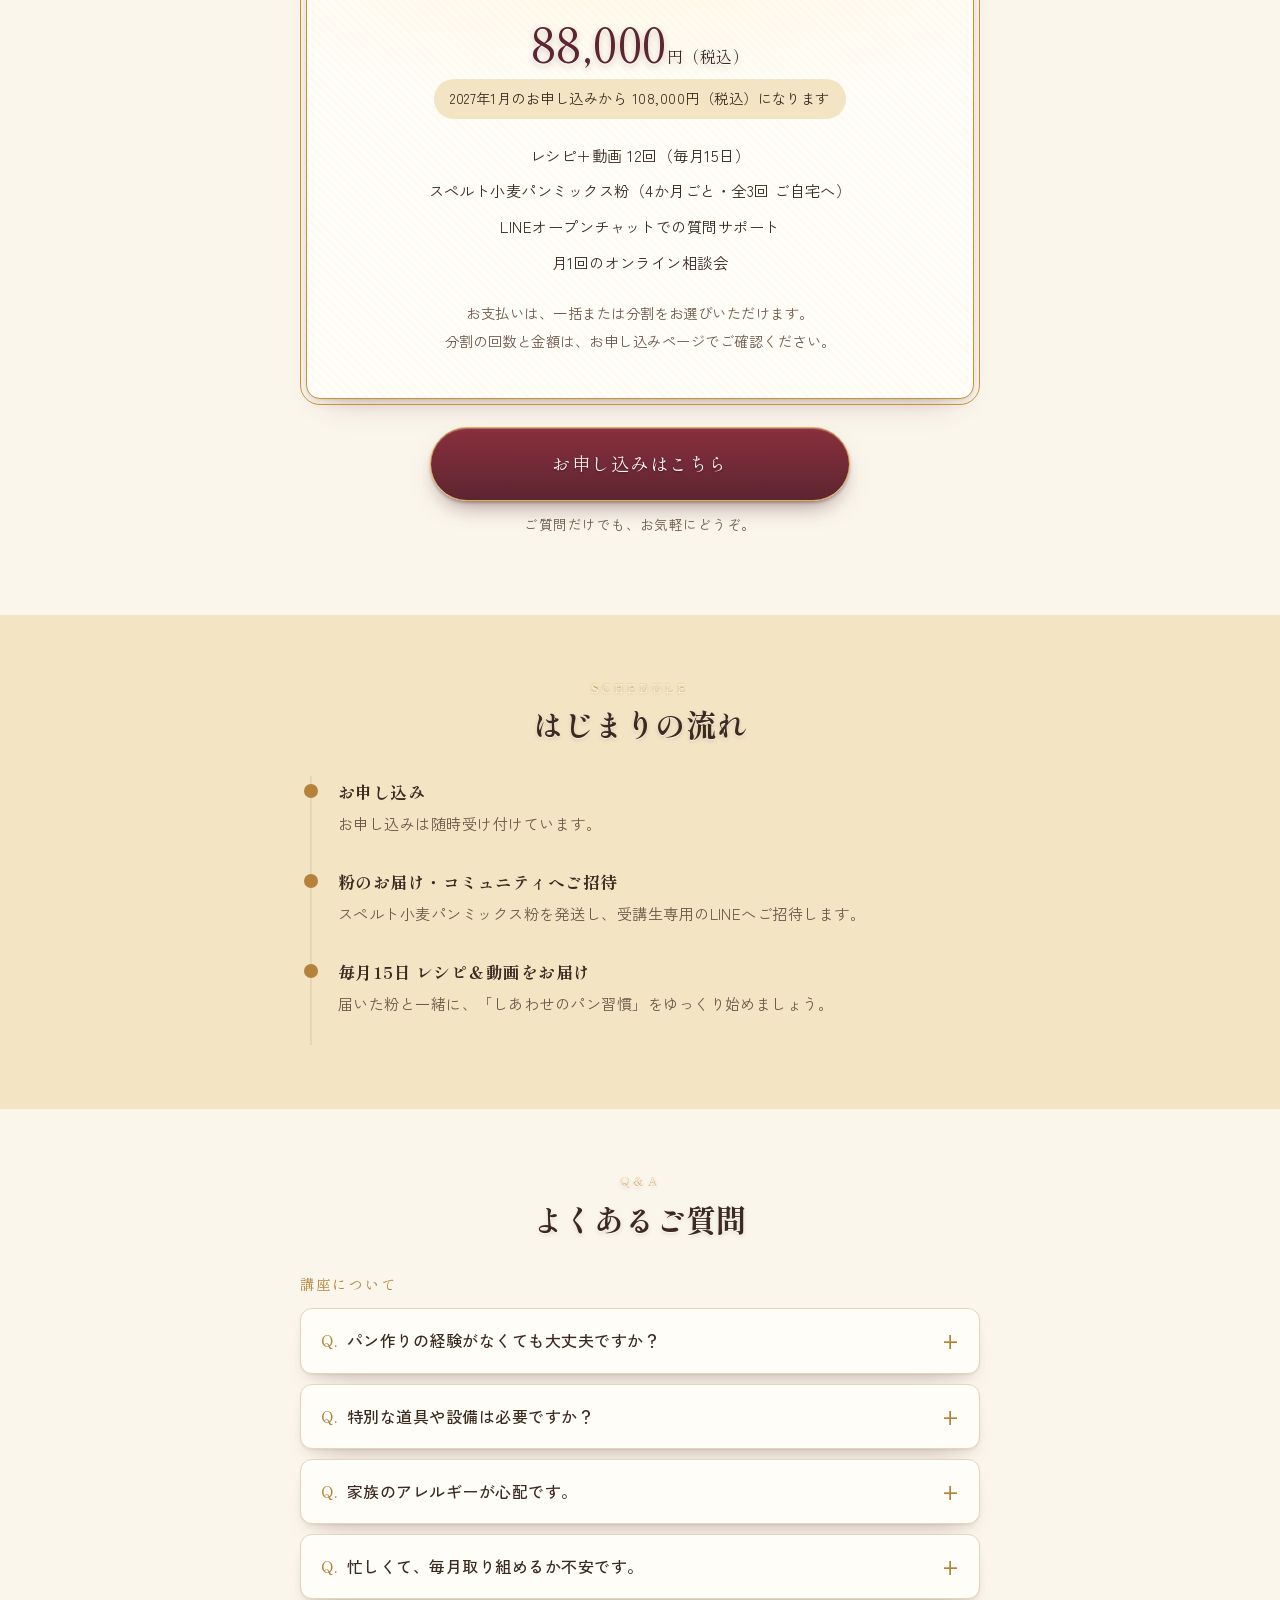
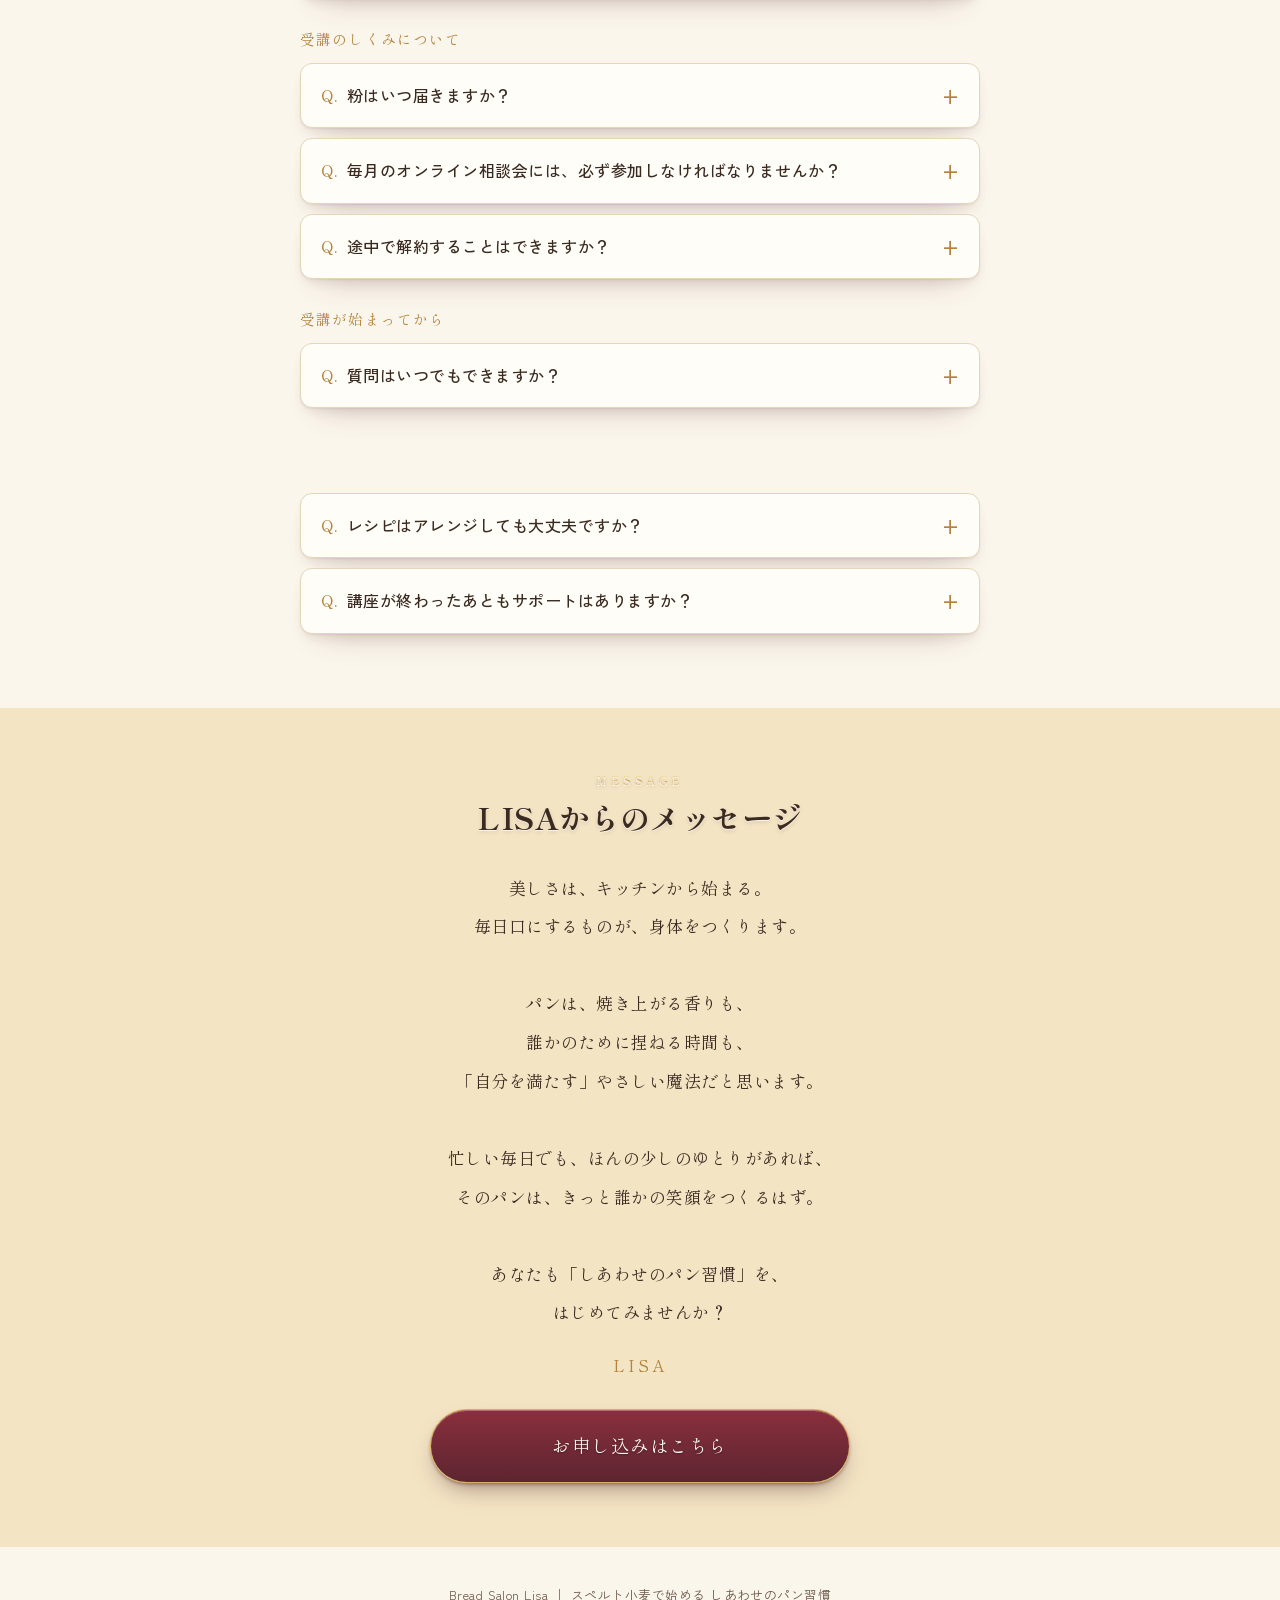
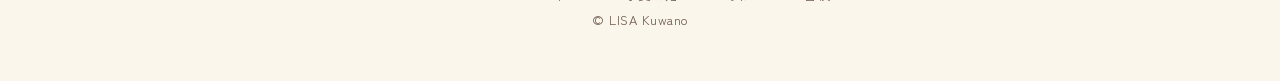
<file: pan-shukan/index.html>
<!doctype html>
<html lang="ja">
<meta charset="utf-8">
<meta name="viewport" content="width=device-width, initial-scale=1, viewport-fit=cover">
<title>しあわせのパン習慣</title>
<meta name="robots" content="noindex,nofollow">
<meta name="description" content="スペルト小麦で始める しあわせのパン習慣 通信講座（全12回）">
<link rel="preconnect" href="https://fonts.googleapis.com">
<link rel="preconnect" href="https://fonts.gstatic.com" crossorigin>
<link rel="stylesheet" href="https://fonts.googleapis.com/css2?family=Shippori+Mincho:wght@500;700&family=Zen+Kaku+Gothic+New:wght@400;500&display=swap">
<style>
:root{
  --bg:#fbf6ec; --paper:#fffdf8; --wheat:#f3e4c4; --ink:#3b2a20; --soft:#6e5a4b;
  --line:#e6d6b8; --gold:#b4823a; --rouge:#7c2f2a; --rouge-ink:#fffaf2;
  --serif:"Shippori Mincho","Hiragino Mincho ProN","Yu Mincho",serif;
  --sans:"Zen Kaku Gothic New","Hiragino Sans","Yu Gothic",sans-serif;
}
@media (prefers-color-scheme: dark){:root:not([data-theme="light"]){
  --bg:#1d1611; --paper:#261d16; --wheat:#33271c; --ink:#f3e8d8; --soft:#cdbba6;
  --line:#4a3a2b; --gold:#d9a95b; --rouge:#b5534b; --rouge-ink:#fffaf2; color-scheme:dark}}
:root[data-theme="dark"]{
  --bg:#1d1611; --paper:#261d16; --wheat:#33271c; --ink:#f3e8d8; --soft:#cdbba6;
  --line:#4a3a2b; --gold:#d9a95b; --rouge:#b5534b; --rouge-ink:#fffaf2; color-scheme:dark}
*{box-sizing:border-box}
body{background:var(--bg);color:var(--ink);font-family:var(--sans);font-size:16px;line-height:1.95;letter-spacing:.03em}
img{display:block;max-width:100%}
.wrap{max-width:720px;margin:0 auto;padding-left:max(20px,env(safe-area-inset-left,0px));padding-right:max(20px,env(safe-area-inset-right,0px))}
section{padding-block:64px}
h1,h2,h3{font-family:var(--serif);font-weight:700;text-wrap:balance;line-height:1.5;margin:0}
h2{font-size:clamp(1.45rem,5.4vw,1.9rem);text-align:center;margin-bottom:28px}
h2 .en{display:block;font-family:var(--serif);font-size:.72rem;letter-spacing:.3em;color:var(--gold);font-weight:500;margin-bottom:6px}
p{margin:0 0 1em}
.lead{font-family:var(--serif);font-size:1.08rem;line-height:2.2;text-align:center}
.sep{width:44px;height:1px;background:var(--gold);margin:0 auto 28px}

/* hero */
.hero{position:relative;color:#fffaf2;text-align:center;overflow:hidden;background:#3b2a20}
.hero img{position:absolute;inset:0;width:100%;height:100%;object-fit:cover;opacity:.62}
.hero::after{content:"";position:absolute;inset:0;background:linear-gradient(180deg,rgba(40,26,16,.15),rgba(40,26,16,.55))}
.hero .wrap{position:relative;z-index:1;padding-block:96px 80px}
.hero .kicker{font-family:var(--serif);letter-spacing:.25em;font-size:.85rem;margin-bottom:18px}
.hero h1{font-size:clamp(1.9rem,8vw,2.9rem);letter-spacing:.08em;margin-bottom:14px}
.hero .sub{font-family:var(--serif);font-size:1.05rem;margin-bottom:6px}
.hero .badge{display:inline-block;border:1px solid rgba(255,250,242,.7);padding:4px 18px;font-size:.9rem;letter-spacing:.2em;margin-top:18px}

.card{background:var(--paper);border:1px solid var(--line);border-radius:14px;padding:28px 24px}
.alt{background:var(--wheat)}

ul.check{list-style:none;padding:0;margin:0;display:grid;gap:12px}
ul.check li{background:var(--paper);border:1px solid var(--line);border-radius:12px;padding:14px 18px 14px 46px;position:relative}
ul.check li::before{content:"";position:absolute;left:18px;top:22px;width:14px;height:8px;border-left:2px solid var(--gold);border-bottom:2px solid var(--gold);transform:rotate(-45deg)}

.feat{display:grid;gap:14px}
.feat .card h3{font-size:1.1rem;margin-bottom:6px;color:var(--rouge)}
.feat .card p{margin:0;color:var(--soft);font-size:.95rem}

.breads{display:grid;grid-template-columns:repeat(3,minmax(0,1fr));gap:10px}
.bread{background:var(--paper);border:1px solid var(--line);border-radius:12px;overflow:hidden;display:flex;flex-direction:column}
.bread .ph{aspect-ratio:1/1;background:var(--wheat);display:flex;align-items:center;justify-content:center;font-family:var(--serif);color:var(--gold);font-size:1.6rem}
.bread .ph img{width:100%;height:100%;object-fit:cover}
.bread .cap{padding:8px 8px 10px;font-size:.8rem;line-height:1.5;text-align:center}
.bread .no{display:block;font-family:var(--serif);color:var(--gold);font-size:.75rem;letter-spacing:.1em}
@media (max-width:420px){.breads{grid-template-columns:repeat(2,minmax(0,1fr))}}

.steps{display:grid;gap:0;border-left:2px solid var(--line);margin-left:10px}
.step{position:relative;padding:0 0 26px 26px}
.step::before{content:"";position:absolute;left:-8px;top:8px;width:14px;height:14px;border-radius:50%;background:var(--gold)}
.step b{font-family:var(--serif);font-size:1.05rem;display:block}
.step span{color:var(--soft);font-size:.95rem}

.voices{display:grid;gap:14px}
.voice{background:var(--paper);border-left:3px solid var(--gold);border-radius:4px 12px 12px 4px;padding:18px 20px;font-family:var(--serif);line-height:2}
.voice small{display:block;font-family:var(--sans);color:var(--soft);font-size:.8rem;margin-top:6px}

.profile{display:grid;grid-template-columns:150px minmax(0,1fr);gap:24px;align-items:start}
.profile img{border-radius:12px}
.profile h3{font-size:1.35rem}
.profile .role{color:var(--gold);font-family:var(--serif);font-size:.9rem;margin-bottom:10px}
.profile ul{margin:0;padding-left:1.1em;color:var(--soft);font-size:.92rem;line-height:1.85}
@media (max-width:520px){.profile{grid-template-columns:1fr}.profile img{max-width:200px;margin:0 auto}}

.price{text-align:center}
.price .amount{font-family:var(--serif);font-size:clamp(2.2rem,10vw,3rem);color:var(--rouge);line-height:1.2;font-variant-numeric:tabular-nums}
.price .amount small{font-size:1rem;color:var(--ink)}
.price .incl{list-style:none;padding:0;margin:22px 0;display:grid;gap:6px;font-size:.95rem}
.price .note{font-size:.9rem;color:var(--soft)}
.price .up{display:inline-block;margin-top:8px;padding:6px 16px;border-radius:999px;background:var(--wheat);font-size:.88rem}

.cta{display:block;width:100%;max-width:420px;margin:28px auto 0;text-align:center;text-decoration:none;
  background:var(--rouge);color:var(--rouge-ink);font-family:var(--serif);font-size:1.15rem;letter-spacing:.12em;
  padding:18px 20px;border-radius:999px;box-shadow:0 6px 18px rgba(124,47,42,.25)}
.cta-sub{text-align:center;font-size:.85rem;color:var(--soft);margin-top:10px}

details{background:var(--paper);border:1px solid var(--line);border-radius:12px;margin-bottom:10px}
summary{cursor:pointer;list-style:none;padding:16px 44px 16px 20px;font-weight:500;position:relative}
summary::-webkit-details-marker{display:none}
summary::before{content:"Q.";font-family:var(--serif);color:var(--gold);margin-right:8px}
summary::after{content:"+";position:absolute;right:20px;top:14px;color:var(--gold);font-size:1.2rem}
details[open] summary::after{content:"−"}
details .a{padding:0 20px 18px;color:var(--soft);font-size:.95rem}
.faqgroup{font-family:var(--serif);color:var(--gold);font-size:.9rem;letter-spacing:.15em;margin:26px 0 10px}

.message{text-align:center;font-family:var(--serif);line-height:2.3;font-size:1.05rem}
.sign{font-family:var(--serif);color:var(--gold);margin-top:18px;letter-spacing:.2em}
.small{font-size:.8rem;color:var(--soft)}
footer{text-align:center;padding-block:36px 48px;font-size:.8rem;color:var(--soft)}

/* ===== 華やかさ ===== */
:root{--foil:linear-gradient(100deg,#9a6a24 0%,#e9c77b 28%,#fff3cf 46%,#d5a24e 62%,#8f5f1c 100%);--deep:#2a1c14;--deep-ink:#f7ecd8}
.hero{background:#2a1c14;min-height:88vh;display:flex;align-items:center}
.hero img{opacity:.55;filter:saturate(1.1) sepia(.15)}
.hero::after{background:
  radial-gradient(120% 70% at 85% 0%,rgba(255,226,160,.55),transparent 60%),
  linear-gradient(180deg,rgba(42,28,20,.05),rgba(42,28,20,.65))}
.hero .wrap{width:100%}
body{margin:0}
.hero .kicker{letter-spacing:.14em}
.hero .ib{display:inline-block}
.hero h1{font-size:clamp(1.9rem,8.2vw,3.6rem);letter-spacing:.04em;background:var(--foil);-webkit-background-clip:text;background-clip:text;color:transparent;
  text-shadow:none;filter:drop-shadow(0 2px 10px rgba(0,0,0,.35))}
.hero .sub,.hero .kicker{text-shadow:0 1px 8px rgba(0,0,0,.45)}
.hero .badge{border-color:#e9c77b;color:#fff3cf;background:rgba(42,28,20,.35)}
.hero .crest{font-family:var(--serif);font-size:.78rem;letter-spacing:.18em;color:#fff3cf;margin-top:26px;line-height:1.9;text-shadow:0 1px 8px rgba(0,0,0,.5)}
.hero .crest b{display:block;font-size:.95rem;background:var(--foil);-webkit-background-clip:text;background-clip:text;color:transparent}
.orn{display:flex;align-items:center;justify-content:center;gap:12px;color:var(--gold);margin:0 auto 22px}
.orn::before,.orn::after{content:"";height:1px;width:56px;background:linear-gradient(90deg,transparent,var(--gold))}
.orn::after{transform:scaleX(-1)}
h2 .en{background:var(--foil);-webkit-background-clip:text;background-clip:text;color:transparent;font-weight:700}

.strip{overflow:hidden;background:var(--deep);padding-block:14px}
.strip .track{display:flex;gap:10px;width:max-content;animation:flow 60s linear infinite}
.strip img{width:150px;height:110px;object-fit:cover;border-radius:8px}
@keyframes flow{to{transform:translateX(-50%)}}

.stats{background:var(--deep);color:var(--deep-ink)}
.stats .grid{display:grid;grid-template-columns:repeat(4,minmax(0,1fr));gap:10px;text-align:center}
.stats .num{font-family:var(--serif);font-size:clamp(1.5rem,6vw,2.2rem);line-height:1.2;background:var(--foil);-webkit-background-clip:text;background-clip:text;color:transparent;font-variant-numeric:tabular-nums}
.stats .lab{font-size:.75rem;line-height:1.5;opacity:.85}
@media (max-width:520px){.stats .grid{grid-template-columns:repeat(2,minmax(0,1fr));row-gap:22px}}

.honolulu{background:radial-gradient(120% 90% at 50% 0%,#4a3020,#21160f);color:var(--deep-ink);text-align:center}
.honolulu .tag{display:inline-block;font-size:.72rem;letter-spacing:.28em;border:1px solid #d5a24e;color:#f3d79a;padding:3px 14px;border-radius:999px;margin-bottom:18px}
.honolulu h2{color:var(--deep-ink)}
.honolulu .big{font-family:var(--serif);font-size:clamp(1.35rem,5.6vw,1.9rem);line-height:1.6;background:var(--foil);-webkit-background-clip:text;background-clip:text;color:transparent;margin-bottom:18px}
.honolulu p{opacity:.92}
.honolulu .closed{font-size:.75rem;opacity:.65;margin-top:18px}

.card{box-shadow:0 1px 0 rgba(180,130,58,.08),0 10px 28px -18px rgba(90,60,30,.35)}
.feat .card{border-top:2px solid var(--gold)}
.bread{transition:transform .25s ease,box-shadow .25s ease}
.bread:hover{transform:translateY(-3px);box-shadow:0 12px 24px -14px rgba(90,60,30,.5)}
.price{position:relative;border:1px solid var(--gold);outline:1px solid var(--gold);outline-offset:5px;margin:6px}
.price .ribbon{position:absolute;top:-14px;left:50%;transform:translateX(-50%);background:var(--rouge);color:var(--rouge-ink);font-size:.8rem;letter-spacing:.12em;padding:4px 16px;border-radius:999px;white-space:nowrap}
.cta{background:linear-gradient(180deg,#8d3a33,#6b2622);border:1px solid #d5a24e}
.profile .team{display:inline-block;margin-top:6px;padding:3px 12px;border-radius:999px;background:var(--deep);color:#f3d79a;font-size:.78rem;letter-spacing:.06em}

.fade{opacity:0;transform:translateY(16px);transition:opacity .7s ease,transform .7s ease}
.fade.in{opacity:1;transform:none}
@media (prefers-reduced-motion:reduce){.strip .track{animation:none}.fade{opacity:1;transform:none;transition:none}}

.hero-cta{margin-top:30px;max-width:320px}
.cta{white-space:nowrap;font-size:clamp(.98rem,4.4vw,1.15rem);letter-spacing:.08em;padding-left:12px;padding-right:12px}
@media (max-width:420px){.card{padding:24px 18px}.price{margin:6px 2px}}

/* ===== キラキラ・立体感・ワインレッド ===== */
:root{--deep:#3a1a1e;--wine:#5c2530;--wine-2:#4a1f24;--sh:70,25,30}
/* 一番上：朝日の光と光の粒 */
.hero{background:#3a1a1e}
.hero::before{content:"";position:absolute;inset:-20% -10% auto auto;width:90%;height:120%;z-index:0;pointer-events:none;
  background:linear-gradient(115deg,transparent 30%,rgba(255,236,190,.22) 45%,transparent 60%);transform:rotate(-8deg)}
.hero::after{background:
  radial-gradient(110% 70% at 85% 0%,rgba(255,226,170,.5),transparent 60%),
  linear-gradient(180deg,rgba(58,26,30,.05),rgba(58,26,30,.7))}
.hero-particle{position:absolute;z-index:1;width:6px;height:6px;border-radius:50%;pointer-events:none;
  background:radial-gradient(circle,#fff8e1 0%,rgba(255,226,160,.9) 35%,rgba(255,226,160,0) 70%);
  animation:twinkle 4s ease-in-out infinite;opacity:0}
.hero-particle::before{content:"";position:absolute;left:50%;top:50%;width:18px;height:1px;transform:translate(-50%,-50%);
  background:linear-gradient(90deg,transparent,rgba(255,240,200,.9),transparent)}
.hero-particle::after{content:"";position:absolute;left:50%;top:50%;width:1px;height:18px;transform:translate(-50%,-50%);
  background:linear-gradient(180deg,transparent,rgba(255,240,200,.9),transparent)}
@keyframes twinkle{0%,100%{opacity:0;transform:scale(.6)}50%{opacity:1;transform:scale(1)}}
/* 金箔の立体文字＋光が横切る */
:root{--foil:linear-gradient(180deg,#fff6d8 0%,#f1d27e 30%,#c99335 55%,#e8c26a 75%,#9b6420 100%)}
.hero h1{background-image:linear-gradient(100deg,transparent 40%,rgba(255,255,255,.85) 50%,transparent 60%),var(--foil);
  background-size:250% 100%,100% 100%;background-repeat:no-repeat;background-position:150% 0,0 0;
  filter:drop-shadow(0 1px 0 rgba(255,245,215,.55)) drop-shadow(0 2px 1px rgba(var(--sh),.55)) drop-shadow(0 8px 16px rgba(var(--sh),.45));
  animation:shine 6s ease-in-out 1.2s infinite}
@keyframes shine{0%,70%{background-position:150% 0,0 0}100%{background-position:-60% 0,0 0}}
.hero .crest b,.honolulu .big,.stats .num{filter:drop-shadow(0 1px 0 rgba(255,245,215,.4)) drop-shadow(0 2px 3px rgba(var(--sh),.5))}
h2{text-shadow:0 1px 0 rgba(255,255,255,.7),0 2px 4px rgba(var(--sh),.14)}
.honolulu h2{text-shadow:0 2px 6px rgba(0,0,0,.35)}
/* ワインレッドの帯 */
.strip,.stats{background:linear-gradient(180deg,#45202a,#2e1418)}
.stats{border-top:1px solid rgba(233,199,123,.35);border-bottom:1px solid rgba(233,199,123,.35)}
.honolulu{background:radial-gradient(120% 80% at 50% 0%,#7a3a3c 0%,#4a1f24 45%,#25100f 100%)}
.honolulu .tag{box-shadow:inset 0 1px 0 rgba(255,240,200,.25)}
/* 上質な紙・エンボス */
.card,ul.check li,details,.voice,.bread{
  box-shadow:inset 0 1px 0 rgba(255,255,255,.75),0 1px 2px rgba(var(--sh),.06),0 6px 14px -6px rgba(var(--sh),.16),0 18px 34px -22px rgba(var(--sh),.32)}
.feat .card{border-top:2px solid transparent;border-image:linear-gradient(90deg,#c99335,#f1d27e,#c99335) 1 0 0 0}
/* 写真：額に入れて飾ったように */
.bread{border-color:rgba(201,147,53,.45)}
.bread .ph img{transition:transform .8s ease}
.bread:hover .ph img{transform:scale(1.05)}
.profile img{border:1px solid rgba(201,147,53,.6);padding:4px;background:var(--paper);
  box-shadow:0 2px 4px rgba(var(--sh),.12),0 16px 30px -14px rgba(var(--sh),.45)}
.strip img{box-shadow:0 6px 14px -6px rgba(0,0,0,.5);outline:1px solid rgba(233,199,123,.35);outline-offset:-1px}
/* 受講料：招待状 */
.price{background:
  radial-gradient(120% 60% at 50% 0%,rgba(255,236,190,.35),transparent 60%),
  repeating-linear-gradient(45deg,rgba(201,147,53,.025) 0 2px,transparent 2px 6px),var(--paper);
  border-color:#c99335;outline-color:#c99335}
.price .amount{color:var(--wine);text-shadow:0 1px 0 #fff,0 3px 6px rgba(var(--sh),.22)}
.price .ribbon{background:linear-gradient(180deg,#7a2f3a,#4a1f24);border:1px solid #d5a24e}
/* 申し込みボタン：深紅に金の縁、ときどき光が流れる */
.cta,.sticky-cta{background:linear-gradient(180deg,#8a2f3d 0%,#5c2530 100%);border:1px solid #d9ae5c;position:relative;overflow:hidden;
  text-shadow:0 1px 2px rgba(0,0,0,.35)}
.cta{box-shadow:inset 0 1px 0 rgba(255,225,200,.35),0 2px 3px rgba(var(--sh),.3),0 12px 24px -10px rgba(var(--sh),.55)}
.cta::after,.sticky-cta::after{content:"";position:absolute;top:0;left:-60%;width:40%;height:100%;
  background:linear-gradient(100deg,transparent,rgba(255,240,210,.45),transparent);transform:skewX(-20deg);animation:sweep 5s ease-in-out 2s infinite}
@keyframes sweep{0%,75%{left:-60%}100%{left:130%}}
:root{--rouge:#5c2530}
.hero .crest{letter-spacing:.08em}
/* AIの案から：区切りの金の罫線に◆、ボタンを押す前に少し浮く */
.sep{background:linear-gradient(90deg,transparent,var(--gold),transparent);width:120px;position:relative;overflow:visible}
.sep::before{content:"◆";position:absolute;top:50%;left:50%;transform:translate(-50%,-50%) scale(.6);color:var(--gold);background:var(--bg);padding:0 8px;line-height:1}
.cta{transition:transform .25s ease,box-shadow .25s ease}
.cta:hover{transform:translateY(-2px)}
@media (prefers-reduced-motion:reduce){.hero h1,.hero-particle,.cta::after,.sticky-cta::after{animation:none}.hero-particle{opacity:.6}}
.sticky-cta{position:fixed;left:0;right:0;bottom:0;z-index:20;display:none;text-align:center;text-decoration:none;
  background:linear-gradient(180deg,#8d3a33,#6b2622);color:#fffaf2;font-family:var(--serif);letter-spacing:.12em;
  padding:12px max(16px,env(safe-area-inset-left,0px)) calc(12px + env(safe-area-inset-bottom,0px));border-top:1px solid #d5a24e;
  transform:translateY(110%);transition:transform .35s ease}
.sticky-cta span{display:block;font-family:var(--sans);font-size:.72rem;letter-spacing:.06em;opacity:.85}
.sticky-cta.show{transform:none}
@media (max-width:760px){.sticky-cta{display:block}footer{padding-bottom:110px}}
</style>

<header class="hero">
  <img src="img/field.jpg" alt="北海道のスペルト小麦の畑">
  <div class="wrap">
    <div class="kicker"><span class="ib">毎日の中に、</span><span class="ib">小さな幸せを</span></div>
    <div class="sub">スペルト小麦で始める</div>
    <h1><span class="ib">しあわせの</span><span class="ib">パン習慣</span></h1>
    <div class="sub">通信講座</div>
    <div class="badge">全12回</div>
    <a class="cta hero-cta" href="https://mosh.jp/products/01911c1e-4a8a-4ad3-9235-6567f6434e38" target="_blank" rel="noopener" data-apply>お申し込みはこちら</a>
    <div class="crest">講師　桑野 りさ<b><span class="ib">ホノルルコーヒー ベーカリー</span><span class="ib">日本チーム メンバー</span></b></div>
  </div>
</header>

<div class="strip" aria-hidden="true"><div class="track">
  <img src="img/b01.jpg" alt=""><img src="img/b02.jpg" alt=""><img src="img/b03.jpg" alt=""><img src="img/b04.jpg" alt=""><img src="img/b05.jpg" alt=""><img src="img/b06.jpg" alt=""><img src="img/b07.jpg" alt=""><img src="img/b08.jpg" alt=""><img src="img/b09.jpg" alt=""><img src="img/b10.jpg" alt=""><img src="img/b11.jpg" alt=""><img src="img/b12.jpg" alt="">
  <img src="img/b01.jpg" alt=""><img src="img/b02.jpg" alt=""><img src="img/b03.jpg" alt=""><img src="img/b04.jpg" alt=""><img src="img/b05.jpg" alt=""><img src="img/b06.jpg" alt=""><img src="img/b07.jpg" alt=""><img src="img/b08.jpg" alt=""><img src="img/b09.jpg" alt=""><img src="img/b10.jpg" alt=""><img src="img/b11.jpg" alt=""><img src="img/b12.jpg" alt="">
</div></div>

<section>
  <div class="wrap">
    <h2><span class="en">INTRODUCTION</span>はじめに</h2>
    <div class="sep"></div>
    <p class="lead">毎日を忙しく過ごすあなたへ。<br>
    パンを焼く時間が、<br>「自分を満たす時間」になったら<br>素敵だと思いませんか？</p>
    <p class="lead">この講座は、誰かのためにパンを焼いてきたLISAが、<br>
    自分の心と身体を整えるためにたどり着いた、<br>
    スペルト小麦 × 北海道産小麦の<br>「黄金ブレンド」のパン講座です。</p>
  </div>
</section>

<section class="alt">
  <div class="wrap">
    <h2><span class="en">FOR YOU</span>こんな方におすすめです</h2>
    <ul class="check">
      <li>パンが好きだけれど、太るのが心配</li>
      <li>市販のパンの添加物や油が気になる</li>
      <li>家族に安心して食べさせたい</li>
      <li>忙しいけれど、手作りのぬくもりを届けたい</li>
      <li>自分の時間を、もっと大切にしたい</li>
    </ul>
  </div>
</section>

<section class="stats" style="padding-block:44px">
  <div class="wrap">
    <div class="grid">
      <div><div class="num">4,600<span style="font-size:.5em">名+</span></div><div class="lab">腸活パン作りを<br>指導</div></div>
      <div><div class="num">20<span style="font-size:.5em">年</span></div><div class="lab">食の仕事を<br>続けて</div></div>
      <div><div class="num">19<span style="font-size:.5em">部門1位</span></div><div class="lab">著書『りさパン』<br>Kindle</div></div>
      <div><div class="num">38<span style="font-size:.5em">本</span></div><div class="lab">富澤商店<br>公式レシピ</div></div>
    </div>
  </div>
</section>

<section class="honolulu">
  <div class="wrap">
    <span class="tag">BAKERY DEVELOPMENT</span>
    <div class="big">講師のLISAは、<br>ホノルルコーヒー ベーカリー<br>日本チームのメンバーです</div>
    <p>ハワイ発のコーヒーブランド、ホノルルコーヒーが手がけるベーカリーに、<br>日本チームの一員として参加。パンのレシピ開発を担っています。</p>
    <p style="font-family:var(--serif);color:#f3d79a;letter-spacing:.12em">2027年3月　オープン予定</p>
    <p>そのLISAが、ご家庭で毎日焼ける形にまとめたのが、<br>この「しあわせのパン習慣」です。</p>
  </div>
</section>

<section class="alt">
  <div class="wrap">
    <h2><span class="en">WHY SPELT</span>なぜ、スペルト小麦なのか</h2>
    <p class="lead" style="margin-bottom:28px">人の手で品種改良されてこなかった「古代穀物」。<br>「太らない」より、「苦しくならない」パンを。</p>
    <div class="feat">
      <div class="card"><h3>ゆっくり消化される</h3><p>食後の重たさや、おなかの張りを感じにくいといわれています。</p></div>
      <div class="card"><h3>栄養がゆたか</h3><p>たんぱく質・鉄分・ビタミン・ミネラル・食物繊維を多く含みます。</p></div>
      <div class="card"><h3>血糖値がゆるやかに上がる</h3><p>低GIの穀物として知られ、毎日の食事に取り入れやすい小麦です。</p></div>
      <div class="card"><h3>希少な北海道産</h3><p>収穫量が少なく、作る農家さんも限られた小麦。自分の目と舌で確かめた国産にこだわっています。</p></div>
    </div>
    <div class="card" style="margin-top:14px;text-align:center">
      <h3 style="font-size:1.2rem;margin-bottom:8px">粉を、選ぶ</h3>
      <p style="margin:0">北海道産の小麦粉、スペルト小麦粉。<br>どの粉を、どう組み立てて焼くか。<br>それが、お伝えしている内容の土台です。</p>
    </div>
    <p class="small" style="margin-top:16px">※スペルト小麦も小麦の一種です。小麦アレルギーのある方はお申し込み前にご相談ください。</p>
  </div>
</section>


<section class="alt">
  <div class="wrap">
    <h2><span class="en">12 BREADS</span>1年で焼ける、12のパン</h2>
    <div class="breads">
      <div class="bread"><div class="ph"><img src="img/b01.jpg" alt="基本のテーブルロール" loading="lazy"></div><div class="cap"><span class="no">第1回</span>基本のテーブルロール</div></div>
      <div class="bread"><div class="ph"><img src="img/b02.jpg" alt="あんぱん" loading="lazy"></div><div class="cap"><span class="no">第2回</span>あんぱん</div></div>
      <div class="bread"><div class="ph"><img src="img/b03.jpg" alt="ハイジの白パン" loading="lazy"></div><div class="cap"><span class="no">第3回</span>ハイジの白パン</div></div>
      <div class="bread"><div class="ph"><img src="img/b04.jpg" alt="塩パン" loading="lazy"></div><div class="cap"><span class="no">第4回</span>塩パン</div></div>
      <div class="bread"><div class="ph"><img src="img/b05.jpg" alt="黒ごまとさつま芋のパン" loading="lazy"></div><div class="cap"><span class="no">第5回</span>黒ごまとさつま芋のパン</div></div>
      <div class="bread"><div class="ph"><img src="img/b06.jpg" alt="かぼちゃのちぎりパン" loading="lazy"></div><div class="cap"><span class="no">第6回</span>かぼちゃのちぎりパン</div></div>
      <div class="bread"><div class="ph"><img src="img/b07.jpg" alt="ベーコン・エピ" loading="lazy"></div><div class="cap"><span class="no">第7回</span>ベーコン・エピ</div></div>
      <div class="bread"><div class="ph"><img src="img/b08.jpg" alt="くるみパン" loading="lazy"></div><div class="cap"><span class="no">第8回</span>くるみパン</div></div>
      <div class="bread"><div class="ph"><img src="img/b09.jpg" alt="ポテトフォカッチャ" loading="lazy"></div><div class="cap"><span class="no">第9回</span>ポテトフォカッチャ</div></div>
      <div class="bread"><div class="ph"><img src="img/b10.jpg" alt="ショコラハート" loading="lazy"></div><div class="cap"><span class="no">第10回</span>ショコラハート</div></div>
      <div class="bread"><div class="ph"><img src="img/b11.jpg" alt="焼きカレーパン" loading="lazy"></div><div class="cap"><span class="no">第11回</span>焼きカレーパン</div></div>
      <div class="bread"><div class="ph"><img src="img/b12.jpg" alt="ベーグル" loading="lazy"></div><div class="cap"><span class="no">第12回</span>ベーグル<br>（プレーン・黒ごま）</div></div>
    </div>
  </div>
</section>

<section>
  <div class="wrap">
    <h2><span class="en">CONTENTS</span>講座の内容</h2>
    <div class="feat">
      <div class="card"><h3>毎月15日に、レシピと動画をお届け</h3><p>初心者さんにも分かるよう、作業の様子をていねいに撮影しています。</p></div>
      <div class="card"><h3>スペルト小麦パンミックス粉を、ご自宅へ全3回</h3><p>講座のはじめにお届けし、そのあとは4か月ごとに、全3回お送りします。</p></div>
      <div class="card"><h3>特別な型がなくても始められます</h3><p>ご家庭にある基本の道具で焼けるパンを選んでいます。</p></div>
      <div class="card"><h3>LINEオープンチャットでいつでも質問</h3><p>受講生どうしでワイワイ。ご質問には基本24時間以内にお返事します。</p></div>
      <div class="card"><h3>月1回のオンライン相談会</h3><p>参加は自由。都合のよい月だけご参加いただけます。</p></div>
    </div>
  </div>
</section>

<section class="alt">
  <div class="wrap">
    <h2><span class="en">WHAT YOU GET</span>講座で手に入る「とっておき」</h2>
    <ul class="check">
      <li>食べても罪悪感のないパンが、毎月焼ける</li>
      <li>家族の健康と笑顔が増える</li>
      <li>パン作りが「癒し」と「自信」になる</li>
      <li>大事な人に、渡せるパンが焼けるようになる</li>
    </ul>
  </div>
</section>

<section>
  <div class="wrap">
    <h2><span class="en">AFTER THE COURSE</span>パンの技術を、一生使える資産に</h2>
    <p class="lead" style="margin-bottom:28px">焼けるようになって、終わりではありません。<br>進む道は、ご自身で選べます。</p>
    <div class="feat">
      <div class="card"><h3>01　つくる</h3><p>基礎から、ご家庭で本格的なパンを焼けるまで。</p></div>
      <div class="card"><h3>02　教える</h3><p>ご自宅でパン教室を開き、講師として収入を得る。</p></div>
      <div class="card"><h3>03　届ける</h3><p>マルシェなどで販売し、自分の商品を持つ。</p></div>
      <div class="card"><h3>04　開く</h3><p>店舗の開業を目指す。</p></div>
    </div>
    <p class="small" style="margin-top:16px">「教える」「届ける」「開く」に進みたい方には、レシピを商用で使えるライセンスもご用意しています。</p>
  </div>
</section>

<section>
  <div class="wrap">
    <h2><span class="en">VOICE</span>受講生・お客さまの声</h2>
    <div class="voices">
      <div class="voice">朝、香ばしい匂いで子どもが笑った。<br>美味しいってこんなに幸せなんだ。<br>暮らしってこうして変わるんだなって思った。<small>受講生</small></div>
      <div class="voice">焼きたての香りに癒されて、「これが私の時間だ」って思えるようになりました。<small>40代 女性</small></div>
      <div class="voice">子どもが「ママのパンがいちばん美味しい」って言ってくれて、嬉しかった！<small>30代 女性</small></div>
      <div class="voice">いつもはパンを食べると胃もたれして我慢していました。LISAさんのパンは軽くて美味しくて、気づいたら4つも。それでも全く胃もたれしませんでした。<small>お店のお客さま</small></div>
    </div>
  </div>
</section>

<section class="alt">
  <div class="wrap">
    <h2><span class="en">PROFILE</span>講師</h2>
    <div class="profile">
      <img src="img/lisa.jpg" alt="桑野りさ" loading="lazy">
      <div>
        <div class="role">Escuri 主宰<br>フード＆ビューティー・プロデューサー<br>スペルト小麦研究家 ／ 料理家</div>
        <h3>桑野 りさ <span style="font-size:.8rem;color:var(--soft);font-weight:500">Lisa Kuwano</span></h3>
        <span class="team">ホノルルコーヒー ベーカリー日本チーム メンバー</span>
        <p style="margin:10px 0 0;font-family:var(--serif)">技術を渡し、在り方を整え、人と企業を結ぶ。</p>
        <ul style="margin-top:12px">
          <li>ホノルルコーヒー ベーカリー日本チーム｜ハワイ発のコーヒーブランドが手がけるベーカリーで、パンのレシピ開発を担当（2027年3月オープン予定）</li>
          <li>食の仕事を、20年。料理・パン・お菓子の指導、病院や福祉施設での講師、国際的な食の展示会のプロデュース</li>
          <li>ル・コルドン・ブルー パリ校「La Boulangerie Traditionnelle」修了</li>
          <li>腸活パン作りの指導 4,600名以上</li>
          <li>富澤商店 公式サイトにレシピ38本（「桑野 りさ先生」として掲載）</li>
          <li>世田谷パン祭り 2019 シンボルパンに選定／小田急百貨店 シーズンスイーツ出店</li>
          <li>パン職人 志賀勝栄氏と「志賀Labo」を立ち上げ、約5年間講習会を主催</li>
          <li>スペルト小麦＆低糖質ベーカリー養成講座 主宰｜富山・鹿児島・広島で4名がパン屋・カフェを開業。70歳・初心者から4か月で開業した例も</li>
          <li>炭火焼き和牛 TONBY'z 65（8周年）の店主が講座でパンを学び、いまもお店でパンを出し続けています。LISAが投稿したお店の写真は、Googleマップで8万回見られました</li>
          <li>著書『りさパン〜しあわせの見つけ方〜』Kindle ベストセラー 19部門 1位</li>
        </ul>
      </div>
    </div>
  </div>
</section>

<section id="price">
  <div class="wrap">
    <h2><span class="en">PRICE</span>受講料</h2>
    <div class="card price">
      <span class="ribbon">12月31日までのお申し込み</span>
      <div style="font-family:var(--serif);margin-bottom:6px;margin-top:8px">しあわせのパン習慣 通信講座（全12回）</div>
      <div class="amount">88,000<small>円（税込）</small></div>
      <div class="up">2027年1月のお申し込みから 108,000円（税込）になります</div>
      <ul class="incl">
        <li>レシピ＋動画 12回（毎月15日）</li>
        <li>スペルト小麦パンミックス粉（4か月ごと・全3回 ご自宅へ）</li>
        <li>LINEオープンチャットでの質問サポート</li>
        <li>月1回のオンライン相談会</li>
      </ul>
      <p class="note">お支払いは、一括または分割をお選びいただけます。<br>分割の回数と金額は、お申し込みページでご確認ください。</p>
    </div>
    <a class="cta" id="apply" href="https://mosh.jp/products/01911c1e-4a8a-4ad3-9235-6567f6434e38" target="_blank" rel="noopener">お申し込みはこちら</a>
    <p class="cta-sub">ご質問だけでも、お気軽にどうぞ。</p>
  </div>
</section>

<section class="alt">
  <div class="wrap">
    <h2><span class="en">SCHEDULE</span>はじまりの流れ</h2>
    <div class="steps">
      <div class="step"><b>お申し込み</b><span>お申し込みは随時受け付けています。</span></div>
      <div class="step"><b>粉のお届け・コミュニティへご招待</b><span>スペルト小麦パンミックス粉を発送し、受講生専用のLINEへご招待します。</span></div>
      <div class="step"><b>毎月15日 レシピ＆動画をお届け</b><span>届いた粉と一緒に、「しあわせのパン習慣」をゆっくり始めましょう。</span></div>
    </div>
  </div>
</section>

<section>
  <div class="wrap">
    <h2><span class="en">Q&amp;A</span>よくあるご質問</h2>

    <div class="faqgroup">講座について</div>
    <details><summary>パン作りの経験がなくても大丈夫ですか？</summary><div class="a">はい、まったく問題ありません。初心者の方を対象に、基礎からていねいに解説しています。動画では作業の様子を細かく撮影していますので、初めての方も安心して取り組めます。</div></details>
    <details><summary>特別な道具や設備は必要ですか？</summary><div class="a">講座開始前に、基本の道具リストをお送りします。ボウル、カード、スケール、めん棒、ハケ、ナイフ、オーブン、オーブンペーパー、ハサミなど、ご家庭にあるもので始められます。</div></details>
    <details><summary>家族のアレルギーが心配です。</summary><div class="a">スペルト小麦は古代小麦の一種で、消化吸収がよいといわれていますが、小麦アレルギーの方はご注意ください。お申し込みの際にアレルギーのことをお知らせいただければ、個別にご相談に応じます。</div></details>
    <details><summary>忙しくて、毎月取り組めるか不安です。</summary><div class="a">月に1回のペースなので、無理なく続けられるように作っています。動画は18か月間、いつでもご覧いただけます。</div></details>

    <div class="faqgroup">受講のしくみについて</div>
    <details><summary>粉はいつ届きますか？</summary><div class="a">スペルト小麦パンミックス粉は、4か月ごとに全3回お送りします。初回は講座開始時にお届けします。</div></details>
    <details><summary>毎月のオンライン相談会には、必ず参加しなければなりませんか？</summary><div class="a">いいえ、参加は自由です。都合のよい月だけご参加いただけます。</div></details>
    <details><summary>途中で解約することはできますか？</summary><div class="a">この講座は、基礎から応用まで順番に学んでいただく作りになっています。原則として、ご入金後の返金はしておりません。あらかじめご了承ください。</div></details>

    <div class="faqgroup">受講が始まってから</div>
    <details><summary>質問はいつでもできますか？</summary><div class="a">受講期間中は、LINEオープンチャットでいつでもご質問を受け付けています。基本的に24時間以内にお返事します。※講座のレシピ・内容についてのご質問に限ります。</div></details>
    <details><summary>パンミックス粉を追加で買えますか？</summary><div class="a">受講期間中は受講生特典として、スペルトパンミックスを10%OFFでご購入いただけます。</div></details>
    <details><summary>レシピはアレンジしても大丈夫ですか？</summary><div class="a">もちろんです。基本のレシピに慣れたら、ぜひアレンジを楽しんでください。※アレンジレシピについてのご質問にはお答えできませんので、ご了承ください。</div></details>
    <details><summary>講座が終わったあともサポートはありますか？</summary><div class="a">1年間の講座のあとも、卒業生のコミュニティにご参加いただけます。フォローアップ講座も別にご案内しています。</div></details>
  </div>
</section>

<section class="alt">
  <div class="wrap">
    <h2><span class="en">MESSAGE</span>LISAからのメッセージ</h2>
    <p class="message">美しさは、キッチンから始まる。<br>毎日口にするものが、身体をつくります。<br><br>
パンは、焼き上がる香りも、<br>誰かのために捏ねる時間も、<br>「自分を満たす」やさしい魔法だと思います。<br><br>
    忙しい毎日でも、ほんの少しのゆとりがあれば、<br>そのパンは、きっと誰かの笑顔をつくるはず。<br><br>
    あなたも「しあわせのパン習慣」を、<br>はじめてみませんか？</p>
    <p class="sign" style="text-align:center">LISA</p>
    <a class="cta" href="https://mosh.jp/products/01911c1e-4a8a-4ad3-9235-6567f6434e38" target="_blank" rel="noopener" data-apply>お申し込みはこちら</a>
  </div>
</section>

<script>
(function(){
  try{
    var els=document.querySelectorAll('section .wrap > *');
    if(!('IntersectionObserver' in window))return;
    var io=new IntersectionObserver(function(es){es.forEach(function(e){if(e.isIntersecting){e.target.classList.add('in');io.unobserve(e.target)}})},{rootMargin:'0px 0px -8% 0px'});
    els.forEach(function(el){el.classList.add('fade');io.observe(el)});
  }catch(e){}
})();
</script>


<a class="sticky-cta" href="https://mosh.jp/products/01911c1e-4a8a-4ad3-9235-6567f6434e38" target="_blank" rel="noopener" data-apply>お申し込みはこちら<span>88,000円（税込）・分割OK</span></a>

<script>
(function(){
  var b=document.querySelector('.sticky-cta'), h=document.querySelector('.hero'), price=document.getElementById('price');
  if(!b||!h)return;
  function upd(){var y=window.scrollY, hb=h.offsetHeight, pr=price?price.getBoundingClientRect():null;
    var nearPrice=pr&&pr.top<window.innerHeight&&pr.bottom>0;
    b.classList.toggle('show', y>hb*0.8 && !nearPrice);}
  window.addEventListener('scroll',upd,{passive:true});upd();
})();
</script>
<script>
(function(){
  var hero = document.querySelector('.hero');
  if(!hero) return;
  for(var i=0; i<6; i++){
    var p = document.createElement('div');
    p.className = 'hero-particle';
    p.style.top = (15 + Math.random() * 70) + '%';
    p.style.left = (10 + Math.random() * 80) + '%';
    p.style.animationDelay = (Math.random() * 3) + 's';
    p.style.animationDuration = (3 + Math.random() * 3) + 's';
    hero.appendChild(p);
  }
})();
</script>

<footer>
  <div class="wrap">Bread Salon Lisa ｜ スペルト小麦で始める しあわせのパン習慣<br>© LISA Kuwano</div>
</footer>
</file>
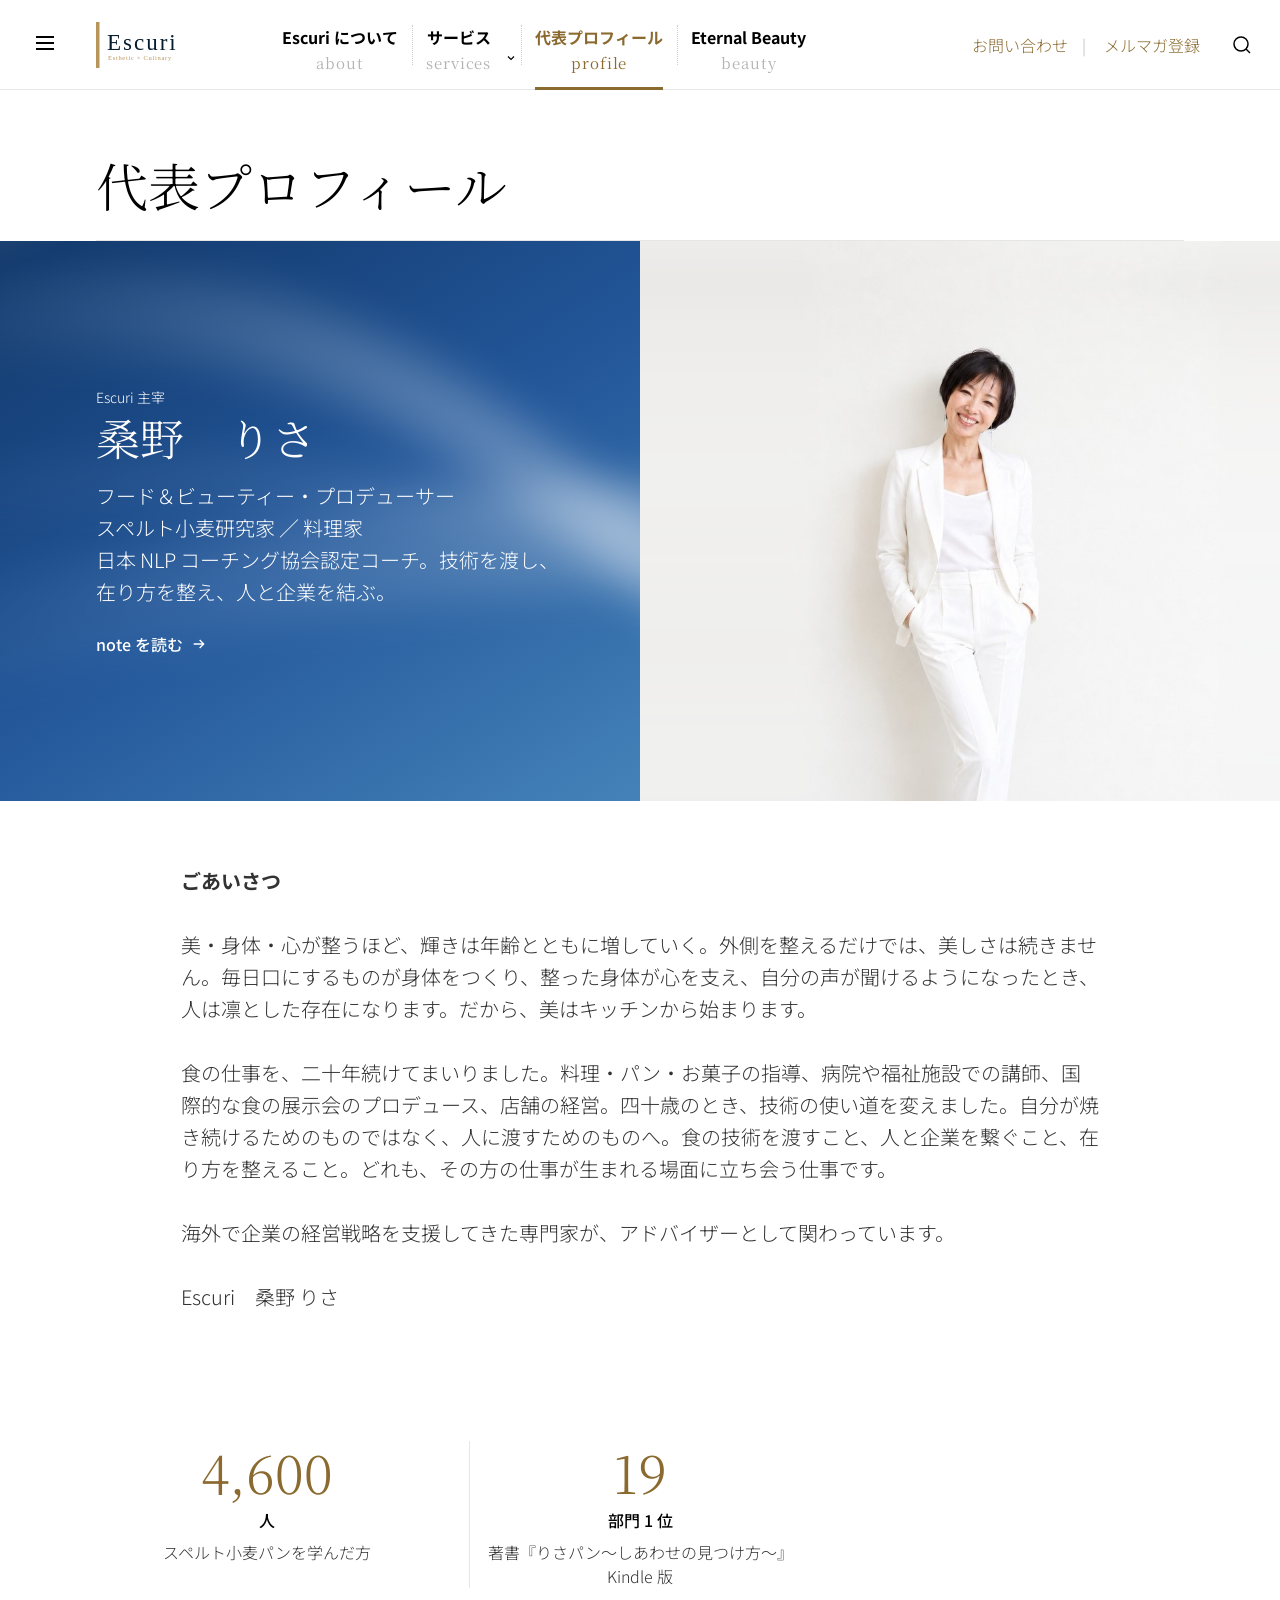
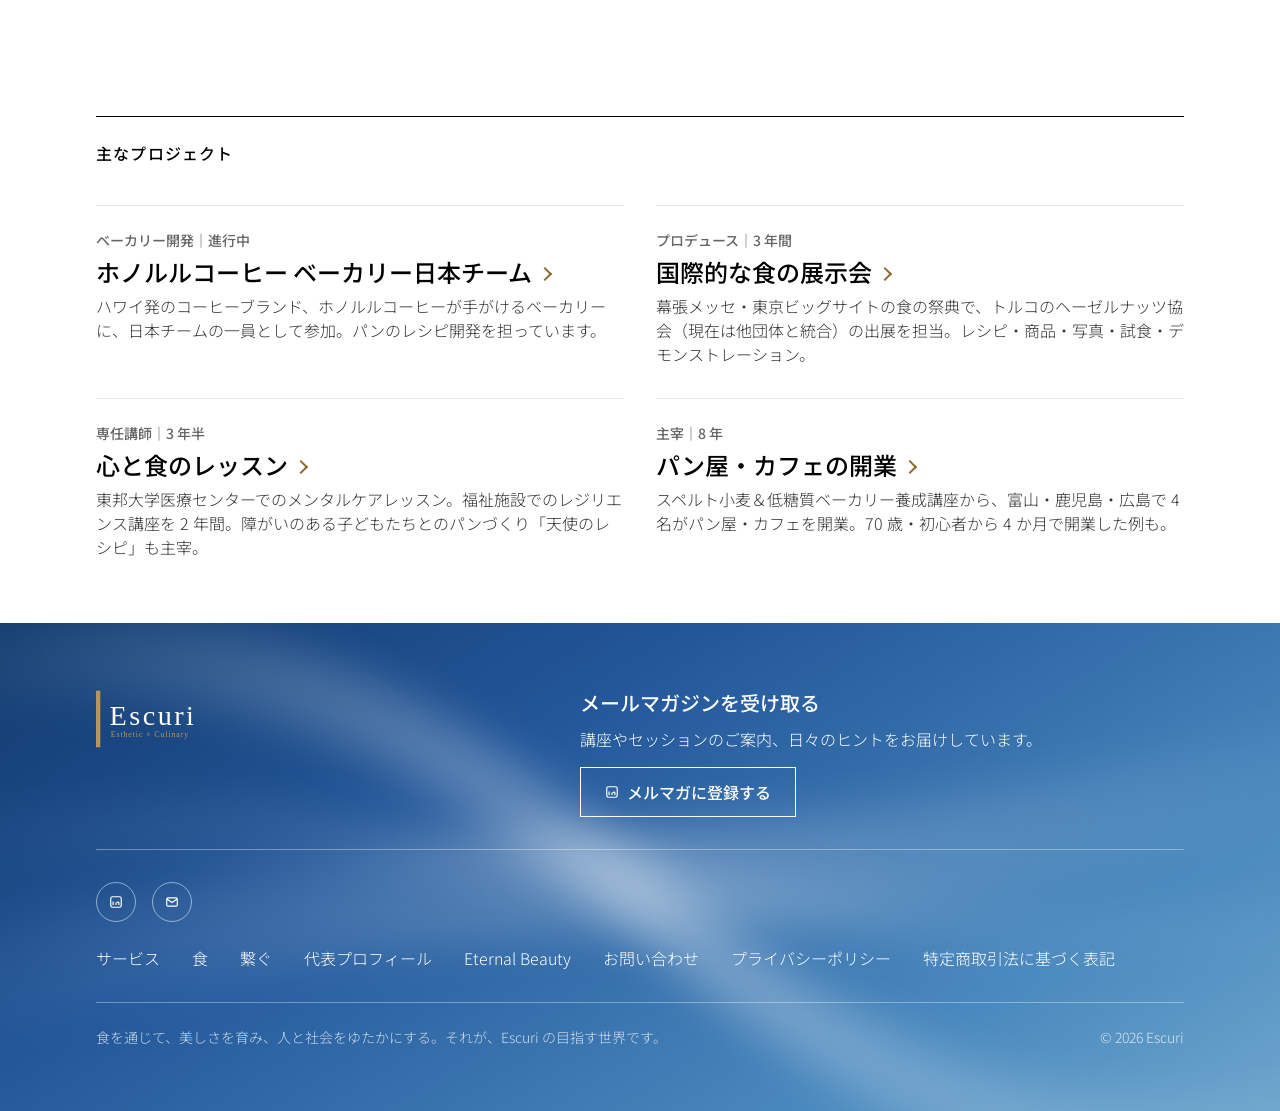
<file: about.html>
<!doctype html>
<html lang="ja">
<head>
<meta charset="utf-8">
<meta name="viewport" content="width=device-width, initial-scale=1">
<title>代表プロフィール | Escuri</title>
<meta name="description" content="桑野りさの経歴と実績。企業との商品開発、国際展示会のプロデュース。">


<meta property="og:type" content="website">
<meta property="og:site_name" content="Escuri">
<meta property="og:title" content="代表プロフィール | Escuri">
<meta property="og:description" content="桑野りさの経歴と実績。企業との商品開発、国際展示会のプロデュース。">
<meta property="og:url" content="https://lisakuwano.com/about.html">
<meta property="og:image" content="https://lisakuwano.com/assets/og.svg">
<meta property="og:locale" content="ja_JP">
<meta name="twitter:card" content="summary_large_image">
<meta name="twitter:title" content="代表プロフィール | Escuri">
<meta name="twitter:description" content="桑野りさの経歴と実績。企業との商品開発、国際展示会のプロデュース。">
<meta name="twitter:image" content="https://lisakuwano.com/assets/og.svg">
<link rel="icon" href="assets/favicon.svg?v=cf20629c">
<link rel="preconnect" href="https://fonts.googleapis.com"><link rel="preconnect" href="https://fonts.gstatic.com" crossorigin>
<link href="https://fonts.googleapis.com/css2?family=Noto+Sans+JP:wght@300;500;700&family=Noto+Serif+JP:wght@300;500&display=swap" rel="stylesheet">
<link rel="stylesheet" href="style.css?v=1794406481">
</head>
<body>
<a class="skip" href="#main">本文へスキップ</a>
<header class="gh">
  <div class="gh-in">
    <button class="burger" id="burger" aria-label="メニューを開く" data-open="メニューを開く" data-close="メニューを閉じる" aria-expanded="false" aria-controls="drawer"><span class="i-open"><svg width="32" height="32" viewBox="0 0 24 24" fill="none" stroke="currentColor" stroke-width="2.2"><path d="M3 6h18M3 12h18M3 18h18"/></svg></span><span class="i-close"><svg width="30" height="30" viewBox="0 0 24 24" fill="none" stroke="currentColor" stroke-width="2"><path d="M5 5l14 14M19 5L5 19"/></svg></span></button>
    <a class="logo" href="index.html" aria-label="Escuri トップ"><img src="assets/logo-head.svg?v=c30f5ccc" alt="Escuri" width="210" height="104"></a>
    <div class="navwrap">
      <nav aria-label="メインメニュー"><a href="index.html">Escuri について<span class="nav-en">about</span></a><div class="dd"><a href="services.html">サービス<span class="nav-en">services</span></a><button type="button" class="ddb" aria-expanded="false" aria-controls="sub-services" aria-label="サービス のメニュー"><svg width="12" height="12" viewBox="0 0 24 24" fill="none" stroke="currentColor" stroke-width="2.4"><path d="M6 9l6 6 6-6"/></svg></button><div class="sub" id="sub-services"><a href="kitchen.html">食</a><a href="work.html">繋ぐ</a><a href="beauty.html">Eternal Beauty</a></div></div><a href="about.html" class="on" aria-current="page">代表プロフィール<span class="nav-en">profile</span></a><a href="beauty.html">Eternal Beauty<span class="nav-en">beauty</span></a></nav>
    </div>
    <div class="tools">
      <div class="sign"><a href="contact.html">お問い合わせ</a><b>|</b><a class="btn" href="https://www.reservestock.jp/subscribe/331083" target="_blank" rel="noopener">メルマガ登録</a></div>
      <div class="row">
        <button class="icon" id="searchbtn" aria-label="サイト内検索" aria-expanded="false" aria-controls="search"><svg width="34" height="34" viewBox="0 0 24 24" fill="none" stroke="currentColor" stroke-width="1.5"><circle cx="11" cy="11" r="7"/><path d="M20 20l-4-4"/></svg></button>
        
      </div>
    </div>
  </div>
  <div class="search" id="search" hidden>
    <div class="wrap">
      <label class="sr" for="q">サイト内を検索</label>
      <input id="q" type="search" autocomplete="off" placeholder="キーワードを入力（例：セッション、パン講座）">
      <p class="shint" id="shint" aria-live="polite" data-none="該当するページが見つかりませんでした" data-cnt="{n}件見つかりました"></p>
      <ul class="sres" id="sres"></ul>
    </div>
  </div>
</header>
<div class="mega" id="drawer" hidden>
  <div class="wrap">
    <div class="mgrid"><div class="mcol"><h2>Escuri について</h2><ul><li><a href="index.html#about-escuri">Escuri とは</a></li><li><a href="about.html#greeting">ごあいさつ</a></li><li><a href="about.html">代表プロフィール</a></li><li><a href="work.html#record">実績</a></li></ul></div><div class="mcol"><h2>サービス</h2><ul><li><a href="kitchen.html">食</a></li><li><a href="kitchen.html#license">パン講座とライセンス</a></li><li><a href="work.html">繋ぐ</a></li><li><a href="beauty.html">Eternal Beauty</a></li><li><a href="contact.html#form">お問い合わせ</a></li></ul></div><div class="mcol"><h2>発信</h2><ul><li><a href="https://note.com/eternalbeauty_l" target="_blank" rel="noopener">note</a></li><li><a href="https://www.reservestock.jp/subscribe/331083" target="_blank" rel="noopener">メールマガジン</a></li></ul></div><div class="mcol"><h2>Eternal Beauty</h2><ul><li><a href="beauty.html#purpose">理念</a></li><li><a href="beauty.html#beauty-how">セッション</a></li></ul></div></div>
    <div class="msns"><a href="https://note.com/eternalbeauty_l" target="_blank" rel="noopener"><svg width="14" height="14" viewBox="0 0 24 24" fill="none" stroke="currentColor" stroke-width="2"><rect x="3" y="3" width="18" height="18" rx="3"/><path d="M7 11v6M7 7.5v.01M12 17v-4m5 4v-3.5a1.5 1.5 0 0 0-3 0"/></svg> note</a><a href="contact.html"><svg width="14" height="14" viewBox="0 0 24 24" fill="none" stroke="currentColor" stroke-width="2"><rect x="3" y="5" width="18" height="14" rx="2"/><path d="M3 7l9 6 9-6"/></svg> お問い合わせ</a></div>
  </div>
</div>

<main id="main">
<div class="wrap ptitle"><h1>代表プロフィール</h1></div>
<section class="tum" id="profile" aria-label="桑野　りさ"><div class="t"><div class="c">
  <div class="eyebrow">Escuri 主宰</div>
  <h2 class="ts-4">桑野　りさ</h2>
  <p>フード＆ビューティー・プロデューサー<br>スペルト小麦研究家 ／ 料理家<br>日本 NLP コーチング協会認定コーチ。技術を渡し、在り方を整え、人と企業を結ぶ。</p>
  <a class="cta" href="https://note.com/eternalbeauty_l" target="_blank" rel="noopener">note を読む<span class="arrow" aria-hidden="true"></span></a>
</div></div><div class="p"><img src="assets/photo/work-suit-knee.jpg?v=55992f6a" alt="" loading="lazy"></div></section>
<section class="module" id="greeting"><div class="wrap onetext"><p><b>ごあいさつ</b></p><p>美・身体・心が整うほど、輝きは年齢とともに増していく。外側を整えるだけでは、美しさは続きません。毎日口にするものが身体をつくり、整った身体が心を支え、自分の声が聞けるようになったとき、人は凛とした存在になります。だから、美はキッチンから始まります。</p><p>食の仕事を、二十年続けてまいりました。料理・パン・お菓子の指導、病院や福祉施設での講師、国際的な食の展示会のプロデュース、店舗の経営。四十歳のとき、技術の使い道を変えました。自分が焼き続けるためのものではなく、人に渡すためのものへ。食の技術を渡すこと、人と企業を繋ぐこと、在り方を整えること。どれも、その方の仕事が生まれる場面に立ち会う仕事です。</p><p>海外で企業の経営戦略を支援してきた専門家が、アドバイザーとして関わっています。</p><p>Escuri　桑野 りさ</p></div></section>
<section class="module" aria-label="数字">
  <div class="wrap factoid"><div><div class="n" data-count="4600">0</div><div class="u">人</div><div class="t">スペルト小麦パンを学んだ方</div></div><div><div class="n" data-count="19">0</div><div class="u">部門 1 位</div><div class="t">著書『りさパン〜しあわせの見つけ方〜』Kindle 版</div></div></div>
</section>
<section class="module" id="achievements" aria-labelledby="h-achievements">
  <div class="wrap">
    <h2 class="sec-title border" id="h-achievements">主なプロジェクト</h2>
    <div class="grid g2"><article class="item text"><div class="body"><div class="eyebrow">ベーカリー開発｜進行中</div><h3 class="h5"><a class="chev" href="kitchen.html">ホノルルコーヒー ベーカリー日本チーム</a></h3><p class="d">ハワイ発のコーヒーブランド、ホノルルコーヒーが手がけるベーカリーに、日本チームの一員として参加。パンのレシピ開発を担っています。</p></div></article><article class="item text"><div class="body"><div class="eyebrow">プロデュース｜3 年間</div><h3 class="h5"><a class="chev" href="work.html#services">国際的な食の展示会</a></h3><p class="d">幕張メッセ・東京ビッグサイトの食の祭典で、トルコのヘーゼルナッツ協会（現在は他団体と統合）の出展を担当。レシピ・商品・写真・試食・デモンストレーション。</p></div></article><article class="item text"><div class="body"><div class="eyebrow">専任講師｜3 年半</div><h3 class="h5"><a class="chev" href="kitchen.html#care">心と食のレッスン</a></h3><p class="d">東邦大学医療センターでのメンタルケアレッスン。福祉施設でのレジリエンス講座を 2 年間。障がいのある子どもたちとのパンづくり「天使のレシピ」も主宰。</p></div></article><article class="item text"><div class="body"><div class="eyebrow">主宰｜8 年</div><h3 class="h5"><a class="chev" href="kitchen.html#graduates">パン屋・カフェの開業</a></h3><p class="d">スペルト小麦＆低糖質ベーカリー養成講座から、富山・鹿児島・広島で 4 名がパン屋・カフェを開業。70 歳・初心者から 4 か月で開業した例も。</p></div></article></div>
    
  </div>
</section>
</main>
<footer class="gf">
  <div class="wrap">
    <div class="top">
      <a class="logo" href="index.html"><img src="assets/logo.svg?v=bc6866d0" alt="Escuri" loading="lazy"></a>
      <div class="nl">
        <h2 class="nlh">メールマガジンを受け取る</h2>
        <p>講座やセッションのご案内、日々のヒントをお届けしています。</p>
        <a class="linebtn" href="https://www.reservestock.jp/subscribe/331083" target="_blank" rel="noopener"><svg width="14" height="14" viewBox="0 0 24 24" fill="none" stroke="currentColor" stroke-width="2"><rect x="3" y="3" width="18" height="18" rx="3"/><path d="M7 11v6M7 7.5v.01M12 17v-4m5 4v-3.5a1.5 1.5 0 0 0-3 0"/></svg><span>メルマガに登録する</span></a>
      </div>
    </div>
    <div class="mid">
      <div class="sns"><a href="https://note.com/eternalbeauty_l" target="_blank" rel="noopener" aria-label="note"><svg width="14" height="14" viewBox="0 0 24 24" fill="none" stroke="currentColor" stroke-width="2"><rect x="3" y="3" width="18" height="18" rx="3"/><path d="M7 11v6M7 7.5v.01M12 17v-4m5 4v-3.5a1.5 1.5 0 0 0-3 0"/></svg></a><a href="contact.html" aria-label="お問い合わせ"><svg width="14" height="14" viewBox="0 0 24 24" fill="none" stroke="currentColor" stroke-width="2"><rect x="3" y="5" width="18" height="14" rx="2"/><path d="M3 7l9 6 9-6"/></svg></a></div>
      <div class="links"><a href="services.html">サービス</a><a href="kitchen.html">食</a><a href="work.html">繋ぐ</a><a href="about.html">代表プロフィール</a><a href="beauty.html">Eternal Beauty</a><a href="contact.html">お問い合わせ</a><a href="privacy.html">プライバシーポリシー</a><a href="legal.html">特定商取引法に基づく表記</a></div>
    </div>
    <div class="bot"><span>食を通じて、美しさを育み、人と社会をゆたかにする。それが、Escuri の目指す世界です。</span><span>© 2026 Escuri</span></div>
  </div>
</footer>
<script type="application/json" id="sidx">[{"t": "トップ", "d": "年齢を重ねるほど、人生は良くなる。食、美・身体・心。桑野りさ 公式サイト。", "u": "index.html"}, {"t": "お問い合わせ", "d": "Instagram・コミュニティ・お仕事のご依頼", "u": "contact.html"}, {"t": "レシピ 38 本", "d": "", "u": "https://tomiz.com/recipe/pro/search?author=46"}, {"t": "4 日間で 5,472 食", "d": "", "u": "work.html#expo"}, {"t": "800 個を納品", "d": "", "u": "https://www.instagram.com/p/DDGlIHCzzki/"}, {"t": "パンの技術を、仕事にしたい方へ", "d": "動画で学び、ライセンスで仕事にする。自宅教室・マルシェ出店・開業まで。", "u": "kitchen.html"}, {"t": "一緒にカタチにする相手を、探している方へ", "d": "展示会・イベントのプロデュース、商品開発・監修、講座・講演。", "u": "work.html"}, {"t": "自分の人生の真ん中に、自分がいない方へ", "d": "凛とした存在美、しなやかな身体、慈しみのある心。整えた軸から、次の仕事をカタチにするところまで。", "u": "beauty.html"}, {"t": "代表プロフィール", "d": "桑野りさの経歴と実績。企業との商品開発、国際展示会のプロデュース。", "u": "about.html"}, {"t": "ホノルルコーヒー ベーカリー日本チーム", "d": "ハワイ発のコーヒーブランド、ホノルルコーヒーが手がけるベーカリーに、日本チームの一員として参加。パンのレシピ開発を担っています。", "u": "kitchen.html"}, {"t": "国際的な食の展示会", "d": "幕張メッセ・東京ビッグサイトの食の祭典で、トルコのヘーゼルナッツ協会（現在は他団体と統合）の出展を担当。レシピ・商品・写真・試食・デモンストレーション。", "u": "work.html#services"}, {"t": "心と食のレッスン", "d": "東邦大学医療センターでのメンタルケアレッスン。福祉施設でのレジリエンス講座を 2 年間。障がいのある子どもたちとのパンづくり「天使のレシピ」も主宰。", "u": "kitchen.html#care"}, {"t": "パン屋・カフェの開業", "d": "スペルト小麦＆低糖質ベーカリー養成講座から、富山・鹿児島・広島で 4 名がパン屋・カフェを開業。70 歳・初心者から 4 か月で開業した例も。", "u": "kitchen.html#graduates"}, {"t": "Eternal Beauty", "d": "私が、私に還ること。NLP コーチングに基づくセッション、エターナルビューティー講座、LISA_語録、Purity Diary。", "u": "beauty.html"}, {"t": "動き出すかどうかは、意欲ではなく順番で決まる", "d": "本音と向き合い、人生の判断軸を取り戻す。<br>自分を後回しにしない選択から、仕事・収入・人間関係に変化を生み出し、日本 NLP コーチング協会認定コーチとの個別セッションで、自信に満ちた笑顔で暮らせる未来を一緒につくっていきます。", "u": "beauty.html#eternal-beauty"}, {"t": "コーチングセッション", "d": "一対一の対話を 60〜90 分。いまの課題を整理し、次にやることを一緒に見つけていきます。", "u": "contact.html#form"}, {"t": "スタンダード", "d": "月 2 回×3 か月＋チャット相談。考え方を整えることから始め、仕事と収入の方向性を一緒に定めていきます。", "u": "contact.html#form"}, {"t": "プレミアム", "d": "月 2 回×6 か月＋チャット相談＋対面 2 回。整えた考え方が、仕事・収入・人間関係に根づくところまで伴走します。", "u": "contact.html#form"}, {"t": "食", "d": "パン・料理・お菓子の講座と、自宅教室の開講・マルシェ出店・店舗開業までを見据えたライセンス制度。", "u": "kitchen.html"}, {"t": "大事な人に、渡せるパンを", "d": "著書『りさパン 〜しあわせの見つけ方〜』（Kindle）ベストセラー 19 部門 1 位。", "u": "kitchen.html#risapan"}, {"t": "パン・料理・お菓子", "d": "", "u": "kitchen.html#lessons"}, {"t": "つくる", "d": "基礎から、ご家庭で本格的なパンを焼けるまで。", "u": "#license"}, {"t": "教える", "d": "ご自宅でパン教室を開き、講師として収入を得る。", "u": "#license"}, {"t": "届ける", "d": "マルシェなどで販売し、自分の商品を持つ。", "u": "#license"}, {"t": "開く", "d": "店舗の開業を目指す。", "u": "#license"}, {"t": "しあわせのパン習慣 ― 88,000 円", "d": "スペルト小麦×北海道産小麦の 12 種のパン。毎月のレシピと動画、ミックス粉のお届け、月 1 回のオンライン相談会。2027 年 1 月に値上げ予定です。", "u": "https://mosh.jp/products/01911c1e-4a8a-4ad3-9235-6567f6434e38?openExternalBrowser=1"}, {"t": "米粉パン 7 種 ― 88,000 円", "d": "7 種類の米粉パンを、動画でご自宅から学べます。", "u": "contact.html"}, {"t": "米粉パン 7 種", "d": "米粉パン 7 種のレシピを、商用利用できます。教室・販売に。料金は、説明会・個別相談でご案内します。", "u": "contact.html#form"}, {"t": "スペルト小麦 6 種", "d": "スペルト小麦パン 6 種のレシピを、商用利用できます。教室・販売に。料金は、説明会・個別相談でご案内します。", "u": "contact.html#form"}, {"t": "開業プレミアム", "d": "ライセンス＋動画講座＋6 か月の月 1 回オンライン相談会。料金は、説明会・個別相談でご案内します。", "u": "contact.html#form"}, {"t": "70 歳・初心者から 4 か月で", "d": "パン作り初心者から受講し、4 か月でパン屋を開業。", "u": "#graduates"}, {"t": "ママンパン", "d": "", "u": "https://www.instagram.com/rose.maman_pain/"}, {"t": "カフェ＆パン教室", "d": "", "u": "#graduates"}, {"t": "炭火焼き和牛 TONBY'z 65", "d": "店主が講座でパンを学び、いまもお店でパンを出し続けています。LISA が投稿したお店の写真は、Google マップで 8 万回見られました。", "u": "#graduates"}, {"t": "百貨店とマルシェ", "d": "小田急百貨店 シーズンスイーツ（2019 年 9 月 18 日〜24 日／栗のシュトレアン）。<br>世田谷パン祭り（2015 年 10 月・2019 年 10 月の 2 回）。2019 年は、マスカルポーネチーズ カンパーニュがシンボルパ", "u": "kitchen.html#popup"}, {"t": "人を内側から支える仕事", "d": "障害のある方とのパンづくり、大学病院でのメンタルケアレッスン、福祉施設でのレッスン。", "u": "kitchen.html#care"}, {"t": "つくり手の視点で", "d": "レシピの開発、商品の設計、撮影とスタイリング。<br>つくる側の事情が分かるので、売り場に出せる形まで詰める。", "u": "kitchen.html#products"}, {"t": "繋ぐ", "d": "人と企業を結ぶ紹介とコンサルティング。展示会・イベントのプロデュース、商品開発・監修、講座・講演、PR・アンバサダー・モデル。", "u": "work.html"}, {"t": "展示会・イベント", "d": "海外企業・団体の出展をプロデュース。", "u": "contact.html"}, {"t": "商品開発・監修", "d": "企画・開発・監修。", "u": "contact.html"}, {"t": "食・生き方・心のケア", "d": "パン・料理・お菓子、Eternal Beauty の在り方、福祉・医療の現場でのメンタルケアレッスン。", "u": "contact.html"}, {"t": "PR・アンバサダー・モデル", "d": "実際に使い、続けている立場から。", "u": "contact.html"}, {"t": "富澤商店 公式サイト", "d": "「桑野 りさ先生」として掲載。書籍『富澤商店の厳選 100 レシピ お菓子・パン』にも。", "u": "https://tomiz.com/recipe/pro/search?author=46"}, {"t": "企業とのお仕事", "d": "富澤商店、明治おいしい牛乳、ヴィクトリノックス、ボンヌママン、キッチンエイド、池商、リストニア蜂蜜、NTT ドコモ会員冊子ほか（敬称略）。レシピの提供・掲載、商品開発、フードスタイリング。", "u": "work.html#record"}, {"t": "GRILL&BAR うしすけ ヴィーナスフォート店", "d": "店舗向けに商品を開発し、納品。", "u": "work.html#record"}, {"t": "貝印との商品開発", "d": "ハート型・星型の食パン型を開発。商談用に栗のパウンドケーキ 100 本、800 個を納品。", "u": "https://www.instagram.com/p/DDGlIHCzzki/"}, {"t": "注目の料理教室に掲載", "d": "貝印の公式サイト Kai House Club の「注目の料理教室」特集に、Bread Salon Lisa を掲載（2022 年 1 月）。", "u": "https://www.kaihouse.jp/cookingclass-kuwanorisa1/"}, {"t": "あこ酵母ご利用のパン教室", "d": "有限会社あこ天然酵母の公式サイトの「あこ酵母ご利用のパン教室」一覧に、Bread Salon Lisa（大田区）として掲載。", "u": "https://www.ako-tennenkoubo.com/20210430150526"}, {"t": "ル・コルドン・ブルー パリ校", "d": "「La Boulangerie Traditionnelle」修了。あこ庵で研修。", "u": "work.html#record"}, {"t": "協会・施設での講座", "d": "日本パンコーディネーター協会、大田文化の森、日本Flour協会ほかで登壇。", "u": "work.html#record"}, {"t": "りさパン〜しあわせの見つけ方〜", "d": "Kindle ベストセラー 19 部門 1 位。", "u": "https://www.amazon.co.jp/dp/B09PTBQSJS"}, {"t": "あなたが奇跡を起こす本", "d": "5 人の女性起業家による共著。Kindle 6 部門 1 位。", "u": "https://www.amazon.co.jp/dp/B0C9HZ3NXK"}, {"t": "国際的な食の展示会", "d": "FABEX 2017（東京ビッグサイト）、FOODEX JAPAN 2017（幕張メッセ・第 42 回 国際食品・飲料展）、パティスリー＆ブーランジェリージャパン 2015・2016。レシピ開発とフードスタイリングを担当。", "u": "work.html#expo"}, {"t": "4 日間で 5,472 食", "d": "ピザ 1,800 食・ブラウニー 1,872 食・マドレーヌ 1,800 食。段ボール 19 箱分。", "u": "work.html#expo"}, {"t": "十勝毎日新聞", "d": "「味深いスペルト小麦」（東京圏 NOW）。Bread Salon Lisa を紹介していただきました。", "u": "assets/photo/real/press-tokachi-2021.jpg"}, {"t": "『ELLE à table』no.72", "d": "「センス自慢の料理家File」ページに掲載していただきました。ハムのムースを入れた器は花材屋さんで一目惚れしたもの。バレンタインデーを意識して女子力アップのハート型にしてみました。", "u": "assets/photo/real/press-elle-atable-72.jpg"}, {"t": "『SALUS』", "d": "「沿線街さんぽ 蓮沼・矢口渡」で、Bread Salon Lisa を「国産小麦に自家製酵母　厳選素材で作るシンプルなパン」と紹介していただきました。", "u": "assets/photo/real/press-salus-2022-08.jpg"}, {"t": "百貨店とマルシェ", "d": "小田急百貨店 秋のシーズンスイーツ（2019 年 9 月 18〜24 日）。世田谷パン祭り（2015 年 10 月・2019 年 10 月の 2 回。2019 年はマスカルポーネチーズ カンパーニュがシンボルパンに選定）。ハウスクエア横浜 ワンワンフェスティバル（2018 年・2019 年）。", "u": "kitchen.html#popup"}, {"t": "パン職人と、約 5 年間", "d": "パン職人の志賀勝栄氏とともに「志賀Labo」を立ち上げ、約 5 年間にわたり講習会を主催。<br>毎回、全国からパンに携わる方が集まった。<br><br>教える側ではなく、学ぶ場をつくる側に立った。", "u": "work.html#shigalabo"}, {"t": "企業の冊子を、一冊まるごと", "d": "北海道ソラサンフーズのメニュー＆レシピブックを制作。<br>北海道フライド野菜と、北海道産キャラメルソース＆ペーストで作るパンとお菓子 26 品。<br>レシピの開発から、撮影、誌面の構成までを担当。", "u": "work.html#recipebook"}, {"t": "サービス", "d": "パンの講座とライセンス。人と企業を繋ぐ。Eternal Beauty のセッション。", "u": "services.html"}, {"t": "パンの技術を、仕事にする", "d": "スペルト小麦と低糖質のパン。動画講座とライセンスで、教室・マルシェ・開業まで。", "u": "kitchen.html"}, {"t": "人と企業を、結ぶ", "d": "展示会・イベントのプロデュース、商品開発・監修、講座・講演。", "u": "work.html"}, {"t": "美・身体・心を、整える", "d": "凛とした存在美、しなやかな身体、慈しみのある心。NLP コーチングに基づくセッション。", "u": "beauty.html"}, {"t": "プライバシーポリシー", "d": "プライバシーポリシー。個人情報の取り扱いについて。", "u": "privacy.html"}, {"t": "特定商取引法に基づく表記", "d": "特定商取引法に基づく表記。", "u": "legal.html"}, {"t": "お問い合わせ", "d": "お問い合わせ。セッション・講座のご相談、お仕事のご依頼。", "u": "contact.html"}]</script>
<script src="site.js?v=1794406481"></script>
</body>
</html>
</file>
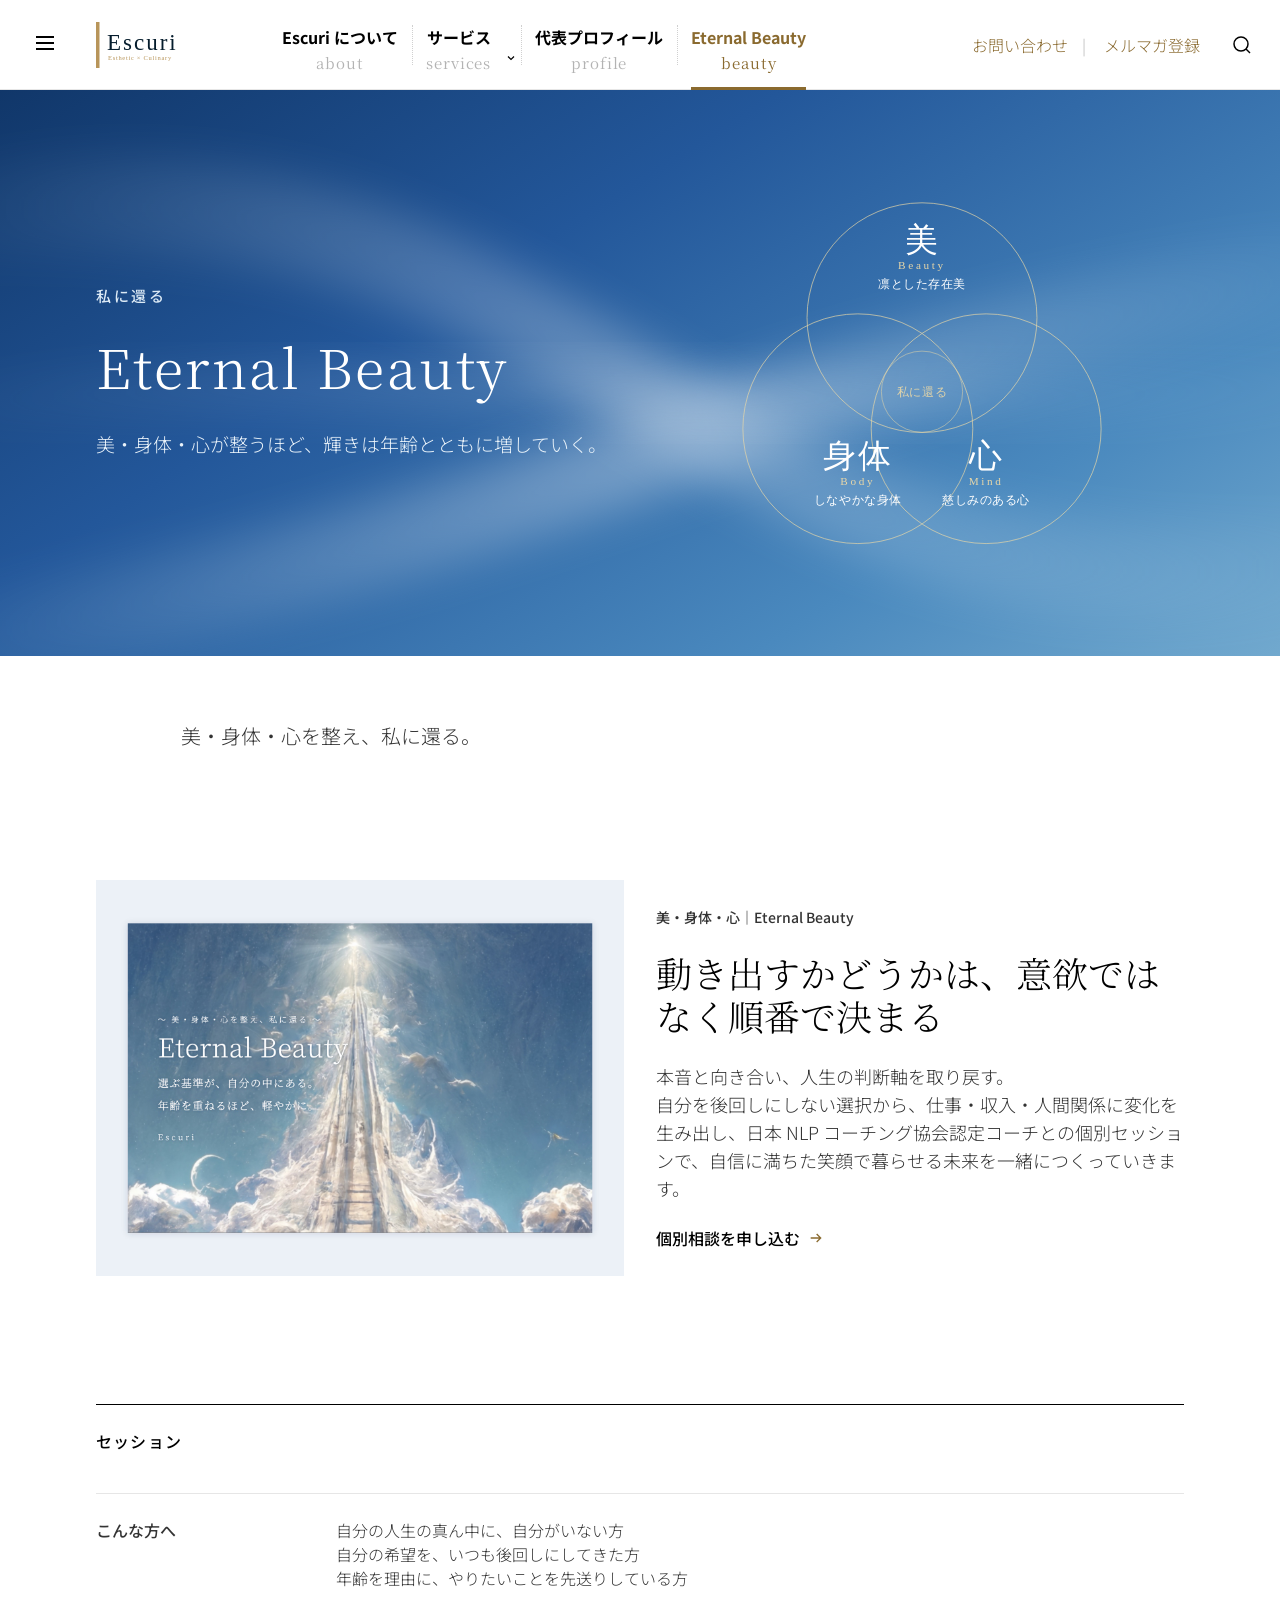
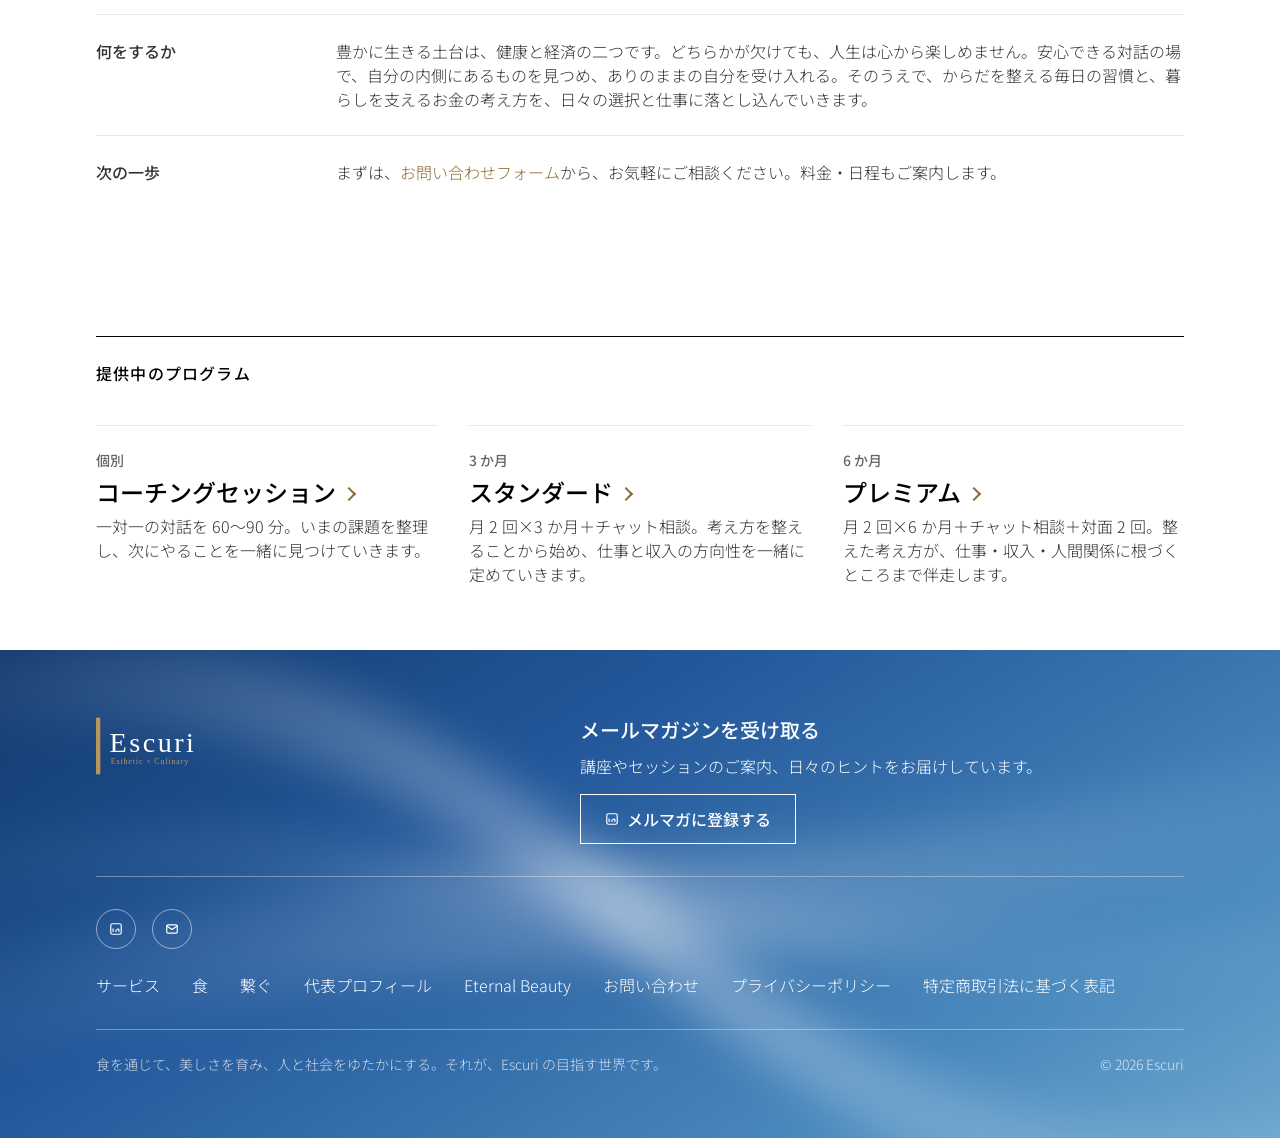
<file: beauty.html>
<!doctype html>
<html lang="ja">
<head>
<meta charset="utf-8">
<meta name="viewport" content="width=device-width, initial-scale=1">
<title>Eternal Beauty | Escuri</title>
<meta name="description" content="私が、私に還ること。NLP コーチングに基づくセッション、エターナルビューティー講座、LISA_語録、Purity Diary。">


<meta property="og:type" content="website">
<meta property="og:site_name" content="Escuri">
<meta property="og:title" content="Eternal Beauty | Escuri">
<meta property="og:description" content="私が、私に還ること。NLP コーチングに基づくセッション、エターナルビューティー講座、LISA_語録、Purity Diary。">
<meta property="og:url" content="https://lisakuwano.com/beauty.html">
<meta property="og:image" content="https://lisakuwano.com/assets/og.svg">
<meta property="og:locale" content="ja_JP">
<meta name="twitter:card" content="summary_large_image">
<meta name="twitter:title" content="Eternal Beauty | Escuri">
<meta name="twitter:description" content="私が、私に還ること。NLP コーチングに基づくセッション、エターナルビューティー講座、LISA_語録、Purity Diary。">
<meta name="twitter:image" content="https://lisakuwano.com/assets/og.svg">
<link rel="icon" href="assets/favicon.svg?v=cf20629c">
<link rel="preconnect" href="https://fonts.googleapis.com"><link rel="preconnect" href="https://fonts.gstatic.com" crossorigin>
<link href="https://fonts.googleapis.com/css2?family=Noto+Sans+JP:wght@300;500;700&family=Noto+Serif+JP:wght@300;500&display=swap" rel="stylesheet">
<link rel="stylesheet" href="style.css?v=1794406481">
</head>
<body>
<a class="skip" href="#main">本文へスキップ</a>
<header class="gh">
  <div class="gh-in">
    <button class="burger" id="burger" aria-label="メニューを開く" data-open="メニューを開く" data-close="メニューを閉じる" aria-expanded="false" aria-controls="drawer"><span class="i-open"><svg width="32" height="32" viewBox="0 0 24 24" fill="none" stroke="currentColor" stroke-width="2.2"><path d="M3 6h18M3 12h18M3 18h18"/></svg></span><span class="i-close"><svg width="30" height="30" viewBox="0 0 24 24" fill="none" stroke="currentColor" stroke-width="2"><path d="M5 5l14 14M19 5L5 19"/></svg></span></button>
    <a class="logo" href="index.html" aria-label="Escuri トップ"><img src="assets/logo-head.svg?v=c30f5ccc" alt="Escuri" width="210" height="104"></a>
    <div class="navwrap">
      <nav aria-label="メインメニュー"><a href="index.html">Escuri について<span class="nav-en">about</span></a><div class="dd"><a href="services.html">サービス<span class="nav-en">services</span></a><button type="button" class="ddb" aria-expanded="false" aria-controls="sub-services" aria-label="サービス のメニュー"><svg width="12" height="12" viewBox="0 0 24 24" fill="none" stroke="currentColor" stroke-width="2.4"><path d="M6 9l6 6 6-6"/></svg></button><div class="sub" id="sub-services"><a href="kitchen.html">食</a><a href="work.html">繋ぐ</a><a href="beauty.html">Eternal Beauty</a></div></div><a href="about.html">代表プロフィール<span class="nav-en">profile</span></a><a href="beauty.html" class="on" aria-current="page">Eternal Beauty<span class="nav-en">beauty</span></a></nav>
    </div>
    <div class="tools">
      <div class="sign"><a href="contact.html">お問い合わせ</a><b>|</b><a class="btn" href="https://www.reservestock.jp/subscribe/331083" target="_blank" rel="noopener">メルマガ登録</a></div>
      <div class="row">
        <button class="icon" id="searchbtn" aria-label="サイト内検索" aria-expanded="false" aria-controls="search"><svg width="34" height="34" viewBox="0 0 24 24" fill="none" stroke="currentColor" stroke-width="1.5"><circle cx="11" cy="11" r="7"/><path d="M20 20l-4-4"/></svg></button>
        
      </div>
    </div>
  </div>
  <div class="search" id="search" hidden>
    <div class="wrap">
      <label class="sr" for="q">サイト内を検索</label>
      <input id="q" type="search" autocomplete="off" placeholder="キーワードを入力（例：セッション、パン講座）">
      <p class="shint" id="shint" aria-live="polite" data-none="該当するページが見つかりませんでした" data-cnt="{n}件見つかりました"></p>
      <ul class="sres" id="sres"></ul>
    </div>
  </div>
</header>
<div class="mega" id="drawer" hidden>
  <div class="wrap">
    <div class="mgrid"><div class="mcol"><h2>Escuri について</h2><ul><li><a href="index.html#about-escuri">Escuri とは</a></li><li><a href="about.html#greeting">ごあいさつ</a></li><li><a href="about.html">代表プロフィール</a></li><li><a href="work.html#record">実績</a></li></ul></div><div class="mcol"><h2>サービス</h2><ul><li><a href="kitchen.html">食</a></li><li><a href="kitchen.html#license">パン講座とライセンス</a></li><li><a href="work.html">繋ぐ</a></li><li><a href="beauty.html">Eternal Beauty</a></li><li><a href="contact.html#form">お問い合わせ</a></li></ul></div><div class="mcol"><h2>発信</h2><ul><li><a href="https://note.com/eternalbeauty_l" target="_blank" rel="noopener">note</a></li><li><a href="https://www.reservestock.jp/subscribe/331083" target="_blank" rel="noopener">メールマガジン</a></li></ul></div><div class="mcol"><h2>Eternal Beauty</h2><ul><li><a href="beauty.html#purpose">理念</a></li><li><a href="beauty.html#beauty-how">セッション</a></li></ul></div></div>
    <div class="msns"><a href="https://note.com/eternalbeauty_l" target="_blank" rel="noopener"><svg width="14" height="14" viewBox="0 0 24 24" fill="none" stroke="currentColor" stroke-width="2"><rect x="3" y="3" width="18" height="18" rx="3"/><path d="M7 11v6M7 7.5v.01M12 17v-4m5 4v-3.5a1.5 1.5 0 0 0-3 0"/></svg> note</a><a href="contact.html"><svg width="14" height="14" viewBox="0 0 24 24" fill="none" stroke="currentColor" stroke-width="2"><rect x="3" y="5" width="18" height="14" rx="2"/><path d="M3 7l9 6 9-6"/></svg> お問い合わせ</a></div>
  </div>
</div>

<main id="main">
<section class="bandfig" id="eb-hero" aria-labelledby="h-eb-hero">
  <img class="bf-bg" src="assets/art/silk-3.svg?v=5a060631" alt="">
  <div class="bf-in">
    <div class="bf-tx">
      <div class="eyebrow">私に還る</div>
      <h2 class="bf-h" id="h-eb-hero">Eternal Beauty</h2>
      <p class="bf-lead">美・身体・心が整うほど、輝きは年齢とともに増していく。</p>
    </div>
    <div class="bf-fig"><img src="assets/art/pillars.svg?v=15501ef0" alt="美・身体・心の三つの円が重なり、中心に「私に還る」" loading="lazy"></div>
  </div>
</section>
<section class="module" id="purpose"><div class="wrap onetext"><p>美・身体・心を整え、私に還る。</p></div></section>
<section class="module"><div class="wrap"><div class="oum left" id="eternal-beauty">
  <div class="c"><div class="eyebrow">美・身体・心｜Eternal Beauty</div><h2>動き出すかどうかは、意欲ではなく順番で決まる</h2><p class="ts-7">本音と向き合い、人生の判断軸を取り戻す。<br>自分を後回しにしない選択から、仕事・収入・人間関係に変化を生み出し、日本 NLP コーチング協会認定コーチとの個別セッションで、自信に満ちた笑顔で暮らせる未来を一緒につくっていきます。</p><a class="cta" href="contact.html#form">個別相談を申し込む<span class="arrow" aria-hidden="true"></span></a></div>
  <div class="media"><img src="assets/eternal-beauty-cover.jpg?v=15813482" alt="" loading="lazy"></div>
</div></div></section>
<section class="module" id="beauty-how" aria-labelledby="h-beauty-how">
  <div class="wrap">
    <h2 class="sec-title border" id="h-beauty-how">セッション</h2>
    <dl class="codl"><dt>こんな方へ</dt><dd>自分の人生の真ん中に、自分がいない方<br>自分の希望を、いつも後回しにしてきた方<br>年齢を理由に、やりたいことを先送りしている方</dd><dt>何をするか</dt><dd>豊かに生きる土台は、健康と経済の二つです。どちらかが欠けても、人生は心から楽しめません。安心できる対話の場で、自分の内側にあるものを見つめ、ありのままの自分を受け入れる。そのうえで、からだを整える毎日の習慣と、暮らしを支えるお金の考え方を、日々の選択と仕事に落とし込んでいきます。</dd><dt>次の一歩</dt><dd>まずは、<a href="contact.html#form">お問い合わせフォーム</a>から、お気軽にご相談ください。料金・日程もご案内します。</dd></dl>
  </div>
</section>
<section class="module" id="session-plans" aria-labelledby="h-session-plans">
  <div class="wrap">
    <h2 class="sec-title border" id="h-session-plans">提供中のプログラム</h2>
    <div class="grid g3"><article class="item text"><div class="body"><div class="eyebrow">個別</div><h3 class="h5"><a class="chev" href="contact.html#form">コーチングセッション</a></h3><p class="d">一対一の対話を 60〜90 分。いまの課題を整理し、次にやることを一緒に見つけていきます。</p></div></article><article class="item text"><div class="body"><div class="eyebrow">3 か月</div><h3 class="h5"><a class="chev" href="contact.html#form">スタンダード</a></h3><p class="d">月 2 回×3 か月＋チャット相談。考え方を整えることから始め、仕事と収入の方向性を一緒に定めていきます。</p></div></article><article class="item text"><div class="body"><div class="eyebrow">6 か月</div><h3 class="h5"><a class="chev" href="contact.html#form">プレミアム</a></h3><p class="d">月 2 回×6 か月＋チャット相談＋対面 2 回。整えた考え方が、仕事・収入・人間関係に根づくところまで伴走します。</p></div></article></div>
    
  </div>
</section>
</main>
<footer class="gf">
  <div class="wrap">
    <div class="top">
      <a class="logo" href="index.html"><img src="assets/logo.svg?v=bc6866d0" alt="Escuri" loading="lazy"></a>
      <div class="nl">
        <h2 class="nlh">メールマガジンを受け取る</h2>
        <p>講座やセッションのご案内、日々のヒントをお届けしています。</p>
        <a class="linebtn" href="https://www.reservestock.jp/subscribe/331083" target="_blank" rel="noopener"><svg width="14" height="14" viewBox="0 0 24 24" fill="none" stroke="currentColor" stroke-width="2"><rect x="3" y="3" width="18" height="18" rx="3"/><path d="M7 11v6M7 7.5v.01M12 17v-4m5 4v-3.5a1.5 1.5 0 0 0-3 0"/></svg><span>メルマガに登録する</span></a>
      </div>
    </div>
    <div class="mid">
      <div class="sns"><a href="https://note.com/eternalbeauty_l" target="_blank" rel="noopener" aria-label="note"><svg width="14" height="14" viewBox="0 0 24 24" fill="none" stroke="currentColor" stroke-width="2"><rect x="3" y="3" width="18" height="18" rx="3"/><path d="M7 11v6M7 7.5v.01M12 17v-4m5 4v-3.5a1.5 1.5 0 0 0-3 0"/></svg></a><a href="contact.html" aria-label="お問い合わせ"><svg width="14" height="14" viewBox="0 0 24 24" fill="none" stroke="currentColor" stroke-width="2"><rect x="3" y="5" width="18" height="14" rx="2"/><path d="M3 7l9 6 9-6"/></svg></a></div>
      <div class="links"><a href="services.html">サービス</a><a href="kitchen.html">食</a><a href="work.html">繋ぐ</a><a href="about.html">代表プロフィール</a><a href="beauty.html">Eternal Beauty</a><a href="contact.html">お問い合わせ</a><a href="privacy.html">プライバシーポリシー</a><a href="legal.html">特定商取引法に基づく表記</a></div>
    </div>
    <div class="bot"><span>食を通じて、美しさを育み、人と社会をゆたかにする。それが、Escuri の目指す世界です。</span><span>© 2026 Escuri</span></div>
  </div>
</footer>
<script type="application/json" id="sidx">[{"t": "トップ", "d": "年齢を重ねるほど、人生は良くなる。食、美・身体・心。桑野りさ 公式サイト。", "u": "index.html"}, {"t": "お問い合わせ", "d": "Instagram・コミュニティ・お仕事のご依頼", "u": "contact.html"}, {"t": "レシピ 38 本", "d": "", "u": "https://tomiz.com/recipe/pro/search?author=46"}, {"t": "4 日間で 5,472 食", "d": "", "u": "work.html#expo"}, {"t": "800 個を納品", "d": "", "u": "https://www.instagram.com/p/DDGlIHCzzki/"}, {"t": "パンの技術を、仕事にしたい方へ", "d": "動画で学び、ライセンスで仕事にする。自宅教室・マルシェ出店・開業まで。", "u": "kitchen.html"}, {"t": "一緒にカタチにする相手を、探している方へ", "d": "展示会・イベントのプロデュース、商品開発・監修、講座・講演。", "u": "work.html"}, {"t": "自分の人生の真ん中に、自分がいない方へ", "d": "凛とした存在美、しなやかな身体、慈しみのある心。整えた軸から、次の仕事をカタチにするところまで。", "u": "beauty.html"}, {"t": "代表プロフィール", "d": "桑野りさの経歴と実績。企業との商品開発、国際展示会のプロデュース。", "u": "about.html"}, {"t": "ホノルルコーヒー ベーカリー日本チーム", "d": "ハワイ発のコーヒーブランド、ホノルルコーヒーが手がけるベーカリーに、日本チームの一員として参加。パンのレシピ開発を担っています。", "u": "kitchen.html"}, {"t": "国際的な食の展示会", "d": "幕張メッセ・東京ビッグサイトの食の祭典で、トルコのヘーゼルナッツ協会（現在は他団体と統合）の出展を担当。レシピ・商品・写真・試食・デモンストレーション。", "u": "work.html#services"}, {"t": "心と食のレッスン", "d": "東邦大学医療センターでのメンタルケアレッスン。福祉施設でのレジリエンス講座を 2 年間。障がいのある子どもたちとのパンづくり「天使のレシピ」も主宰。", "u": "kitchen.html#care"}, {"t": "パン屋・カフェの開業", "d": "スペルト小麦＆低糖質ベーカリー養成講座から、富山・鹿児島・広島で 4 名がパン屋・カフェを開業。70 歳・初心者から 4 か月で開業した例も。", "u": "kitchen.html#graduates"}, {"t": "Eternal Beauty", "d": "私が、私に還ること。NLP コーチングに基づくセッション、エターナルビューティー講座、LISA_語録、Purity Diary。", "u": "beauty.html"}, {"t": "動き出すかどうかは、意欲ではなく順番で決まる", "d": "本音と向き合い、人生の判断軸を取り戻す。<br>自分を後回しにしない選択から、仕事・収入・人間関係に変化を生み出し、日本 NLP コーチング協会認定コーチとの個別セッションで、自信に満ちた笑顔で暮らせる未来を一緒につくっていきます。", "u": "beauty.html#eternal-beauty"}, {"t": "コーチングセッション", "d": "一対一の対話を 60〜90 分。いまの課題を整理し、次にやることを一緒に見つけていきます。", "u": "contact.html#form"}, {"t": "スタンダード", "d": "月 2 回×3 か月＋チャット相談。考え方を整えることから始め、仕事と収入の方向性を一緒に定めていきます。", "u": "contact.html#form"}, {"t": "プレミアム", "d": "月 2 回×6 か月＋チャット相談＋対面 2 回。整えた考え方が、仕事・収入・人間関係に根づくところまで伴走します。", "u": "contact.html#form"}, {"t": "食", "d": "パン・料理・お菓子の講座と、自宅教室の開講・マルシェ出店・店舗開業までを見据えたライセンス制度。", "u": "kitchen.html"}, {"t": "大事な人に、渡せるパンを", "d": "著書『りさパン 〜しあわせの見つけ方〜』（Kindle）ベストセラー 19 部門 1 位。", "u": "kitchen.html#risapan"}, {"t": "パン・料理・お菓子", "d": "", "u": "kitchen.html#lessons"}, {"t": "つくる", "d": "基礎から、ご家庭で本格的なパンを焼けるまで。", "u": "#license"}, {"t": "教える", "d": "ご自宅でパン教室を開き、講師として収入を得る。", "u": "#license"}, {"t": "届ける", "d": "マルシェなどで販売し、自分の商品を持つ。", "u": "#license"}, {"t": "開く", "d": "店舗の開業を目指す。", "u": "#license"}, {"t": "しあわせのパン習慣 ― 88,000 円", "d": "スペルト小麦×北海道産小麦の 12 種のパン。毎月のレシピと動画、ミックス粉のお届け、月 1 回のオンライン相談会。2027 年 1 月に値上げ予定です。", "u": "https://mosh.jp/products/01911c1e-4a8a-4ad3-9235-6567f6434e38?openExternalBrowser=1"}, {"t": "米粉パン 7 種 ― 88,000 円", "d": "7 種類の米粉パンを、動画でご自宅から学べます。", "u": "contact.html"}, {"t": "米粉パン 7 種", "d": "米粉パン 7 種のレシピを、商用利用できます。教室・販売に。料金は、説明会・個別相談でご案内します。", "u": "contact.html#form"}, {"t": "スペルト小麦 6 種", "d": "スペルト小麦パン 6 種のレシピを、商用利用できます。教室・販売に。料金は、説明会・個別相談でご案内します。", "u": "contact.html#form"}, {"t": "開業プレミアム", "d": "ライセンス＋動画講座＋6 か月の月 1 回オンライン相談会。料金は、説明会・個別相談でご案内します。", "u": "contact.html#form"}, {"t": "70 歳・初心者から 4 か月で", "d": "パン作り初心者から受講し、4 か月でパン屋を開業。", "u": "#graduates"}, {"t": "ママンパン", "d": "", "u": "https://www.instagram.com/rose.maman_pain/"}, {"t": "カフェ＆パン教室", "d": "", "u": "#graduates"}, {"t": "炭火焼き和牛 TONBY'z 65", "d": "店主が講座でパンを学び、いまもお店でパンを出し続けています。LISA が投稿したお店の写真は、Google マップで 8 万回見られました。", "u": "#graduates"}, {"t": "百貨店とマルシェ", "d": "小田急百貨店 シーズンスイーツ（2019 年 9 月 18 日〜24 日／栗のシュトレアン）。<br>世田谷パン祭り（2015 年 10 月・2019 年 10 月の 2 回）。2019 年は、マスカルポーネチーズ カンパーニュがシンボルパ", "u": "kitchen.html#popup"}, {"t": "人を内側から支える仕事", "d": "障害のある方とのパンづくり、大学病院でのメンタルケアレッスン、福祉施設でのレッスン。", "u": "kitchen.html#care"}, {"t": "つくり手の視点で", "d": "レシピの開発、商品の設計、撮影とスタイリング。<br>つくる側の事情が分かるので、売り場に出せる形まで詰める。", "u": "kitchen.html#products"}, {"t": "繋ぐ", "d": "人と企業を結ぶ紹介とコンサルティング。展示会・イベントのプロデュース、商品開発・監修、講座・講演、PR・アンバサダー・モデル。", "u": "work.html"}, {"t": "展示会・イベント", "d": "海外企業・団体の出展をプロデュース。", "u": "contact.html"}, {"t": "商品開発・監修", "d": "企画・開発・監修。", "u": "contact.html"}, {"t": "食・生き方・心のケア", "d": "パン・料理・お菓子、Eternal Beauty の在り方、福祉・医療の現場でのメンタルケアレッスン。", "u": "contact.html"}, {"t": "PR・アンバサダー・モデル", "d": "実際に使い、続けている立場から。", "u": "contact.html"}, {"t": "富澤商店 公式サイト", "d": "「桑野 りさ先生」として掲載。書籍『富澤商店の厳選 100 レシピ お菓子・パン』にも。", "u": "https://tomiz.com/recipe/pro/search?author=46"}, {"t": "企業とのお仕事", "d": "富澤商店、明治おいしい牛乳、ヴィクトリノックス、ボンヌママン、キッチンエイド、池商、リストニア蜂蜜、NTT ドコモ会員冊子ほか（敬称略）。レシピの提供・掲載、商品開発、フードスタイリング。", "u": "work.html#record"}, {"t": "GRILL&BAR うしすけ ヴィーナスフォート店", "d": "店舗向けに商品を開発し、納品。", "u": "work.html#record"}, {"t": "貝印との商品開発", "d": "ハート型・星型の食パン型を開発。商談用に栗のパウンドケーキ 100 本、800 個を納品。", "u": "https://www.instagram.com/p/DDGlIHCzzki/"}, {"t": "注目の料理教室に掲載", "d": "貝印の公式サイト Kai House Club の「注目の料理教室」特集に、Bread Salon Lisa を掲載（2022 年 1 月）。", "u": "https://www.kaihouse.jp/cookingclass-kuwanorisa1/"}, {"t": "あこ酵母ご利用のパン教室", "d": "有限会社あこ天然酵母の公式サイトの「あこ酵母ご利用のパン教室」一覧に、Bread Salon Lisa（大田区）として掲載。", "u": "https://www.ako-tennenkoubo.com/20210430150526"}, {"t": "ル・コルドン・ブルー パリ校", "d": "「La Boulangerie Traditionnelle」修了。あこ庵で研修。", "u": "work.html#record"}, {"t": "協会・施設での講座", "d": "日本パンコーディネーター協会、大田文化の森、日本Flour協会ほかで登壇。", "u": "work.html#record"}, {"t": "りさパン〜しあわせの見つけ方〜", "d": "Kindle ベストセラー 19 部門 1 位。", "u": "https://www.amazon.co.jp/dp/B09PTBQSJS"}, {"t": "あなたが奇跡を起こす本", "d": "5 人の女性起業家による共著。Kindle 6 部門 1 位。", "u": "https://www.amazon.co.jp/dp/B0C9HZ3NXK"}, {"t": "国際的な食の展示会", "d": "FABEX 2017（東京ビッグサイト）、FOODEX JAPAN 2017（幕張メッセ・第 42 回 国際食品・飲料展）、パティスリー＆ブーランジェリージャパン 2015・2016。レシピ開発とフードスタイリングを担当。", "u": "work.html#expo"}, {"t": "4 日間で 5,472 食", "d": "ピザ 1,800 食・ブラウニー 1,872 食・マドレーヌ 1,800 食。段ボール 19 箱分。", "u": "work.html#expo"}, {"t": "十勝毎日新聞", "d": "「味深いスペルト小麦」（東京圏 NOW）。Bread Salon Lisa を紹介していただきました。", "u": "assets/photo/real/press-tokachi-2021.jpg"}, {"t": "『ELLE à table』no.72", "d": "「センス自慢の料理家File」ページに掲載していただきました。ハムのムースを入れた器は花材屋さんで一目惚れしたもの。バレンタインデーを意識して女子力アップのハート型にしてみました。", "u": "assets/photo/real/press-elle-atable-72.jpg"}, {"t": "『SALUS』", "d": "「沿線街さんぽ 蓮沼・矢口渡」で、Bread Salon Lisa を「国産小麦に自家製酵母　厳選素材で作るシンプルなパン」と紹介していただきました。", "u": "assets/photo/real/press-salus-2022-08.jpg"}, {"t": "百貨店とマルシェ", "d": "小田急百貨店 秋のシーズンスイーツ（2019 年 9 月 18〜24 日）。世田谷パン祭り（2015 年 10 月・2019 年 10 月の 2 回。2019 年はマスカルポーネチーズ カンパーニュがシンボルパンに選定）。ハウスクエア横浜 ワンワンフェスティバル（2018 年・2019 年）。", "u": "kitchen.html#popup"}, {"t": "パン職人と、約 5 年間", "d": "パン職人の志賀勝栄氏とともに「志賀Labo」を立ち上げ、約 5 年間にわたり講習会を主催。<br>毎回、全国からパンに携わる方が集まった。<br><br>教える側ではなく、学ぶ場をつくる側に立った。", "u": "work.html#shigalabo"}, {"t": "企業の冊子を、一冊まるごと", "d": "北海道ソラサンフーズのメニュー＆レシピブックを制作。<br>北海道フライド野菜と、北海道産キャラメルソース＆ペーストで作るパンとお菓子 26 品。<br>レシピの開発から、撮影、誌面の構成までを担当。", "u": "work.html#recipebook"}, {"t": "サービス", "d": "パンの講座とライセンス。人と企業を繋ぐ。Eternal Beauty のセッション。", "u": "services.html"}, {"t": "パンの技術を、仕事にする", "d": "スペルト小麦と低糖質のパン。動画講座とライセンスで、教室・マルシェ・開業まで。", "u": "kitchen.html"}, {"t": "人と企業を、結ぶ", "d": "展示会・イベントのプロデュース、商品開発・監修、講座・講演。", "u": "work.html"}, {"t": "美・身体・心を、整える", "d": "凛とした存在美、しなやかな身体、慈しみのある心。NLP コーチングに基づくセッション。", "u": "beauty.html"}, {"t": "プライバシーポリシー", "d": "プライバシーポリシー。個人情報の取り扱いについて。", "u": "privacy.html"}, {"t": "特定商取引法に基づく表記", "d": "特定商取引法に基づく表記。", "u": "legal.html"}, {"t": "お問い合わせ", "d": "お問い合わせ。セッション・講座のご相談、お仕事のご依頼。", "u": "contact.html"}]</script>
<script src="site.js?v=1794406481"></script>
</body>
</html>
</file>
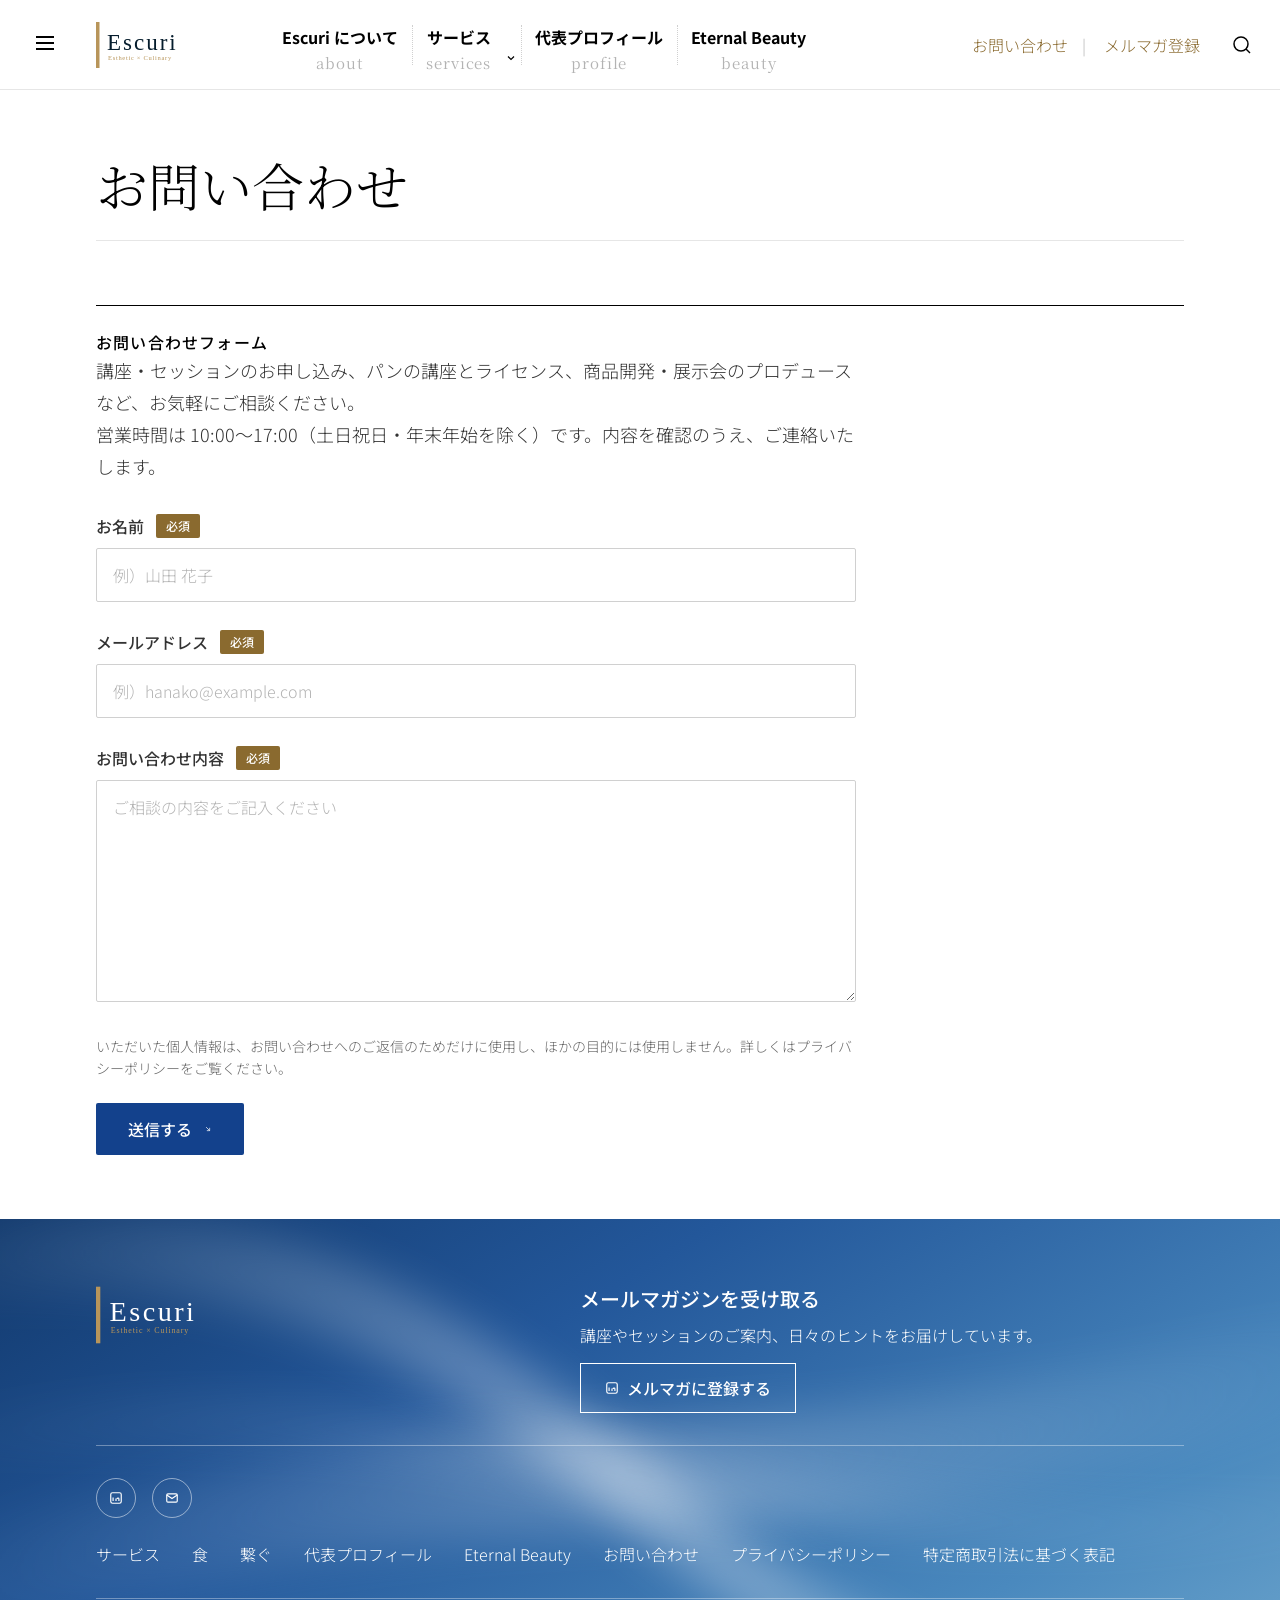
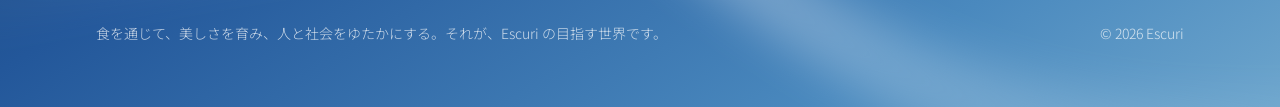
<file: contact.html>
<!doctype html>
<html lang="ja">
<head>
<meta charset="utf-8">
<meta name="viewport" content="width=device-width, initial-scale=1">
<title>お問い合わせ | Escuri</title>
<meta name="description" content="お問い合わせ。セッション・講座のご相談、お仕事のご依頼。">


<meta property="og:type" content="website">
<meta property="og:site_name" content="Escuri">
<meta property="og:title" content="お問い合わせ | Escuri">
<meta property="og:description" content="お問い合わせ。セッション・講座のご相談、お仕事のご依頼。">
<meta property="og:url" content="https://lisakuwano.com/contact.html">
<meta property="og:image" content="https://lisakuwano.com/assets/og.svg">
<meta property="og:locale" content="ja_JP">
<meta name="twitter:card" content="summary_large_image">
<meta name="twitter:title" content="お問い合わせ | Escuri">
<meta name="twitter:description" content="お問い合わせ。セッション・講座のご相談、お仕事のご依頼。">
<meta name="twitter:image" content="https://lisakuwano.com/assets/og.svg">
<link rel="icon" href="assets/favicon.svg?v=cf20629c">
<link rel="preconnect" href="https://fonts.googleapis.com"><link rel="preconnect" href="https://fonts.gstatic.com" crossorigin>
<link href="https://fonts.googleapis.com/css2?family=Noto+Sans+JP:wght@300;500;700&family=Noto+Serif+JP:wght@300;500&display=swap" rel="stylesheet">
<link rel="stylesheet" href="style.css?v=1794406481">
</head>
<body>
<a class="skip" href="#main">本文へスキップ</a>
<header class="gh">
  <div class="gh-in">
    <button class="burger" id="burger" aria-label="メニューを開く" data-open="メニューを開く" data-close="メニューを閉じる" aria-expanded="false" aria-controls="drawer"><span class="i-open"><svg width="32" height="32" viewBox="0 0 24 24" fill="none" stroke="currentColor" stroke-width="2.2"><path d="M3 6h18M3 12h18M3 18h18"/></svg></span><span class="i-close"><svg width="30" height="30" viewBox="0 0 24 24" fill="none" stroke="currentColor" stroke-width="2"><path d="M5 5l14 14M19 5L5 19"/></svg></span></button>
    <a class="logo" href="index.html" aria-label="Escuri トップ"><img src="assets/logo-head.svg?v=c30f5ccc" alt="Escuri" width="210" height="104"></a>
    <div class="navwrap">
      <nav aria-label="メインメニュー"><a href="index.html">Escuri について<span class="nav-en">about</span></a><div class="dd"><a href="services.html">サービス<span class="nav-en">services</span></a><button type="button" class="ddb" aria-expanded="false" aria-controls="sub-services" aria-label="サービス のメニュー"><svg width="12" height="12" viewBox="0 0 24 24" fill="none" stroke="currentColor" stroke-width="2.4"><path d="M6 9l6 6 6-6"/></svg></button><div class="sub" id="sub-services"><a href="kitchen.html">食</a><a href="work.html">繋ぐ</a><a href="beauty.html">Eternal Beauty</a></div></div><a href="about.html">代表プロフィール<span class="nav-en">profile</span></a><a href="beauty.html">Eternal Beauty<span class="nav-en">beauty</span></a></nav>
    </div>
    <div class="tools">
      <div class="sign"><a href="contact.html">お問い合わせ</a><b>|</b><a class="btn" href="https://www.reservestock.jp/subscribe/331083" target="_blank" rel="noopener">メルマガ登録</a></div>
      <div class="row">
        <button class="icon" id="searchbtn" aria-label="サイト内検索" aria-expanded="false" aria-controls="search"><svg width="34" height="34" viewBox="0 0 24 24" fill="none" stroke="currentColor" stroke-width="1.5"><circle cx="11" cy="11" r="7"/><path d="M20 20l-4-4"/></svg></button>
        
      </div>
    </div>
  </div>
  <div class="search" id="search" hidden>
    <div class="wrap">
      <label class="sr" for="q">サイト内を検索</label>
      <input id="q" type="search" autocomplete="off" placeholder="キーワードを入力（例：セッション、パン講座）">
      <p class="shint" id="shint" aria-live="polite" data-none="該当するページが見つかりませんでした" data-cnt="{n}件見つかりました"></p>
      <ul class="sres" id="sres"></ul>
    </div>
  </div>
</header>
<div class="mega" id="drawer" hidden>
  <div class="wrap">
    <div class="mgrid"><div class="mcol"><h2>Escuri について</h2><ul><li><a href="index.html#about-escuri">Escuri とは</a></li><li><a href="about.html#greeting">ごあいさつ</a></li><li><a href="about.html">代表プロフィール</a></li><li><a href="work.html#record">実績</a></li></ul></div><div class="mcol"><h2>サービス</h2><ul><li><a href="kitchen.html">食</a></li><li><a href="kitchen.html#license">パン講座とライセンス</a></li><li><a href="work.html">繋ぐ</a></li><li><a href="beauty.html">Eternal Beauty</a></li><li><a href="contact.html#form">お問い合わせ</a></li></ul></div><div class="mcol"><h2>発信</h2><ul><li><a href="https://note.com/eternalbeauty_l" target="_blank" rel="noopener">note</a></li><li><a href="https://www.reservestock.jp/subscribe/331083" target="_blank" rel="noopener">メールマガジン</a></li></ul></div><div class="mcol"><h2>Eternal Beauty</h2><ul><li><a href="beauty.html#purpose">理念</a></li><li><a href="beauty.html#beauty-how">セッション</a></li></ul></div></div>
    <div class="msns"><a href="https://note.com/eternalbeauty_l" target="_blank" rel="noopener"><svg width="14" height="14" viewBox="0 0 24 24" fill="none" stroke="currentColor" stroke-width="2"><rect x="3" y="3" width="18" height="18" rx="3"/><path d="M7 11v6M7 7.5v.01M12 17v-4m5 4v-3.5a1.5 1.5 0 0 0-3 0"/></svg> note</a><a href="contact.html"><svg width="14" height="14" viewBox="0 0 24 24" fill="none" stroke="currentColor" stroke-width="2"><rect x="3" y="5" width="18" height="14" rx="2"/><path d="M3 7l9 6 9-6"/></svg> お問い合わせ</a></div>
  </div>
</div>

<main id="main">
<div class="wrap ptitle"><h1>お問い合わせ</h1></div>
<section class="module" id="form" aria-labelledby="h-form">
  <div class="wrap">
    <h2 class="sec-title border" id="h-form">お問い合わせフォーム</h2>
    <p class="flead">講座・セッションのお申し込み、パンの講座とライセンス、商品開発・展示会のプロデュースなど、お気軽にご相談ください。<br>営業時間は 10:00〜17:00（土日祝日・年末年始を除く）です。内容を確認のうえ、ご連絡いたします。</p>
    <p class="fdone" id="fdone" hidden>送信しました。内容を確認のうえ、ご連絡いたします。</p>
    <form class="cform" id="cform" action="https://formsubmit.co/lisakuwano@gmail.com" method="POST">
      <input type="hidden" name="_subject" value="サイトからのお問い合わせ">
      <input type="hidden" name="_captcha" value="false">
      <input type="hidden" name="_template" value="table">
      <input type="hidden" name="_next" id="fnext" value="">
      <input class="fhoney" type="text" name="_honey" tabindex="-1" autocomplete="off" aria-hidden="true">
      <div class="fld"><label for="f-name">お名前<span class="req">必須</span></label><input id="f-name" type="text" name="お名前" placeholder="例）山田 花子" required autocomplete="name"></div><div class="fld"><label for="f-mail">メールアドレス<span class="req">必須</span></label><input id="f-mail" type="email" name="メールアドレス" placeholder="例）hanako@example.com" required autocomplete="email"></div><div class="fld"><label for="f-body">お問い合わせ内容<span class="req">必須</span></label><textarea id="f-body" name="お問い合わせ内容" rows="8" placeholder="ご相談の内容をご記入ください" required></textarea></div>
      <p class="fnote">いただいた個人情報は、お問い合わせへのご返信のためだけに使用し、ほかの目的には使用しません。詳しくは<a href="privacy.html">プライバシーポリシー</a>をご覧ください。</p>
      <button class="fsend" type="submit">送信する<span class="arrow" aria-hidden="true"></span></button>
    </form>
  </div>
</section>
<script>
(function(){
  var u=location.origin+location.pathname;
  var n=document.getElementById('fnext'); if(n) n.value=u+'?sent=1';
  if(location.search.indexOf('sent=1')>-1){
    var d=document.getElementById('fdone'); if(d) d.hidden=false;
    var f=document.getElementById('cform'); if(f) f.reset();
  }
})();
</script>
</main>
<footer class="gf">
  <div class="wrap">
    <div class="top">
      <a class="logo" href="index.html"><img src="assets/logo.svg?v=bc6866d0" alt="Escuri" loading="lazy"></a>
      <div class="nl">
        <h2 class="nlh">メールマガジンを受け取る</h2>
        <p>講座やセッションのご案内、日々のヒントをお届けしています。</p>
        <a class="linebtn" href="https://www.reservestock.jp/subscribe/331083" target="_blank" rel="noopener"><svg width="14" height="14" viewBox="0 0 24 24" fill="none" stroke="currentColor" stroke-width="2"><rect x="3" y="3" width="18" height="18" rx="3"/><path d="M7 11v6M7 7.5v.01M12 17v-4m5 4v-3.5a1.5 1.5 0 0 0-3 0"/></svg><span>メルマガに登録する</span></a>
      </div>
    </div>
    <div class="mid">
      <div class="sns"><a href="https://note.com/eternalbeauty_l" target="_blank" rel="noopener" aria-label="note"><svg width="14" height="14" viewBox="0 0 24 24" fill="none" stroke="currentColor" stroke-width="2"><rect x="3" y="3" width="18" height="18" rx="3"/><path d="M7 11v6M7 7.5v.01M12 17v-4m5 4v-3.5a1.5 1.5 0 0 0-3 0"/></svg></a><a href="contact.html" aria-label="お問い合わせ"><svg width="14" height="14" viewBox="0 0 24 24" fill="none" stroke="currentColor" stroke-width="2"><rect x="3" y="5" width="18" height="14" rx="2"/><path d="M3 7l9 6 9-6"/></svg></a></div>
      <div class="links"><a href="services.html">サービス</a><a href="kitchen.html">食</a><a href="work.html">繋ぐ</a><a href="about.html">代表プロフィール</a><a href="beauty.html">Eternal Beauty</a><a href="contact.html">お問い合わせ</a><a href="privacy.html">プライバシーポリシー</a><a href="legal.html">特定商取引法に基づく表記</a></div>
    </div>
    <div class="bot"><span>食を通じて、美しさを育み、人と社会をゆたかにする。それが、Escuri の目指す世界です。</span><span>© 2026 Escuri</span></div>
  </div>
</footer>
<script type="application/json" id="sidx">[{"t": "トップ", "d": "年齢を重ねるほど、人生は良くなる。食、美・身体・心。桑野りさ 公式サイト。", "u": "index.html"}, {"t": "お問い合わせ", "d": "Instagram・コミュニティ・お仕事のご依頼", "u": "contact.html"}, {"t": "レシピ 38 本", "d": "", "u": "https://tomiz.com/recipe/pro/search?author=46"}, {"t": "4 日間で 5,472 食", "d": "", "u": "work.html#expo"}, {"t": "800 個を納品", "d": "", "u": "https://www.instagram.com/p/DDGlIHCzzki/"}, {"t": "パンの技術を、仕事にしたい方へ", "d": "動画で学び、ライセンスで仕事にする。自宅教室・マルシェ出店・開業まで。", "u": "kitchen.html"}, {"t": "一緒にカタチにする相手を、探している方へ", "d": "展示会・イベントのプロデュース、商品開発・監修、講座・講演。", "u": "work.html"}, {"t": "自分の人生の真ん中に、自分がいない方へ", "d": "凛とした存在美、しなやかな身体、慈しみのある心。整えた軸から、次の仕事をカタチにするところまで。", "u": "beauty.html"}, {"t": "代表プロフィール", "d": "桑野りさの経歴と実績。企業との商品開発、国際展示会のプロデュース。", "u": "about.html"}, {"t": "ホノルルコーヒー ベーカリー日本チーム", "d": "ハワイ発のコーヒーブランド、ホノルルコーヒーが手がけるベーカリーに、日本チームの一員として参加。パンのレシピ開発を担っています。", "u": "kitchen.html"}, {"t": "国際的な食の展示会", "d": "幕張メッセ・東京ビッグサイトの食の祭典で、トルコのヘーゼルナッツ協会（現在は他団体と統合）の出展を担当。レシピ・商品・写真・試食・デモンストレーション。", "u": "work.html#services"}, {"t": "心と食のレッスン", "d": "東邦大学医療センターでのメンタルケアレッスン。福祉施設でのレジリエンス講座を 2 年間。障がいのある子どもたちとのパンづくり「天使のレシピ」も主宰。", "u": "kitchen.html#care"}, {"t": "パン屋・カフェの開業", "d": "スペルト小麦＆低糖質ベーカリー養成講座から、富山・鹿児島・広島で 4 名がパン屋・カフェを開業。70 歳・初心者から 4 か月で開業した例も。", "u": "kitchen.html#graduates"}, {"t": "Eternal Beauty", "d": "私が、私に還ること。NLP コーチングに基づくセッション、エターナルビューティー講座、LISA_語録、Purity Diary。", "u": "beauty.html"}, {"t": "動き出すかどうかは、意欲ではなく順番で決まる", "d": "本音と向き合い、人生の判断軸を取り戻す。<br>自分を後回しにしない選択から、仕事・収入・人間関係に変化を生み出し、日本 NLP コーチング協会認定コーチとの個別セッションで、自信に満ちた笑顔で暮らせる未来を一緒につくっていきます。", "u": "beauty.html#eternal-beauty"}, {"t": "コーチングセッション", "d": "一対一の対話を 60〜90 分。いまの課題を整理し、次にやることを一緒に見つけていきます。", "u": "contact.html#form"}, {"t": "スタンダード", "d": "月 2 回×3 か月＋チャット相談。考え方を整えることから始め、仕事と収入の方向性を一緒に定めていきます。", "u": "contact.html#form"}, {"t": "プレミアム", "d": "月 2 回×6 か月＋チャット相談＋対面 2 回。整えた考え方が、仕事・収入・人間関係に根づくところまで伴走します。", "u": "contact.html#form"}, {"t": "食", "d": "パン・料理・お菓子の講座と、自宅教室の開講・マルシェ出店・店舗開業までを見据えたライセンス制度。", "u": "kitchen.html"}, {"t": "大事な人に、渡せるパンを", "d": "著書『りさパン 〜しあわせの見つけ方〜』（Kindle）ベストセラー 19 部門 1 位。", "u": "kitchen.html#risapan"}, {"t": "パン・料理・お菓子", "d": "", "u": "kitchen.html#lessons"}, {"t": "つくる", "d": "基礎から、ご家庭で本格的なパンを焼けるまで。", "u": "#license"}, {"t": "教える", "d": "ご自宅でパン教室を開き、講師として収入を得る。", "u": "#license"}, {"t": "届ける", "d": "マルシェなどで販売し、自分の商品を持つ。", "u": "#license"}, {"t": "開く", "d": "店舗の開業を目指す。", "u": "#license"}, {"t": "しあわせのパン習慣 ― 88,000 円", "d": "スペルト小麦×北海道産小麦の 12 種のパン。毎月のレシピと動画、ミックス粉のお届け、月 1 回のオンライン相談会。2027 年 1 月に値上げ予定です。", "u": "https://mosh.jp/products/01911c1e-4a8a-4ad3-9235-6567f6434e38?openExternalBrowser=1"}, {"t": "米粉パン 7 種 ― 88,000 円", "d": "7 種類の米粉パンを、動画でご自宅から学べます。", "u": "contact.html"}, {"t": "米粉パン 7 種", "d": "米粉パン 7 種のレシピを、商用利用できます。教室・販売に。料金は、説明会・個別相談でご案内します。", "u": "contact.html#form"}, {"t": "スペルト小麦 6 種", "d": "スペルト小麦パン 6 種のレシピを、商用利用できます。教室・販売に。料金は、説明会・個別相談でご案内します。", "u": "contact.html#form"}, {"t": "開業プレミアム", "d": "ライセンス＋動画講座＋6 か月の月 1 回オンライン相談会。料金は、説明会・個別相談でご案内します。", "u": "contact.html#form"}, {"t": "70 歳・初心者から 4 か月で", "d": "パン作り初心者から受講し、4 か月でパン屋を開業。", "u": "#graduates"}, {"t": "ママンパン", "d": "", "u": "https://www.instagram.com/rose.maman_pain/"}, {"t": "カフェ＆パン教室", "d": "", "u": "#graduates"}, {"t": "炭火焼き和牛 TONBY'z 65", "d": "店主が講座でパンを学び、いまもお店でパンを出し続けています。LISA が投稿したお店の写真は、Google マップで 8 万回見られました。", "u": "#graduates"}, {"t": "百貨店とマルシェ", "d": "小田急百貨店 シーズンスイーツ（2019 年 9 月 18 日〜24 日／栗のシュトレアン）。<br>世田谷パン祭り（2015 年 10 月・2019 年 10 月の 2 回）。2019 年は、マスカルポーネチーズ カンパーニュがシンボルパ", "u": "kitchen.html#popup"}, {"t": "人を内側から支える仕事", "d": "障害のある方とのパンづくり、大学病院でのメンタルケアレッスン、福祉施設でのレッスン。", "u": "kitchen.html#care"}, {"t": "つくり手の視点で", "d": "レシピの開発、商品の設計、撮影とスタイリング。<br>つくる側の事情が分かるので、売り場に出せる形まで詰める。", "u": "kitchen.html#products"}, {"t": "繋ぐ", "d": "人と企業を結ぶ紹介とコンサルティング。展示会・イベントのプロデュース、商品開発・監修、講座・講演、PR・アンバサダー・モデル。", "u": "work.html"}, {"t": "展示会・イベント", "d": "海外企業・団体の出展をプロデュース。", "u": "contact.html"}, {"t": "商品開発・監修", "d": "企画・開発・監修。", "u": "contact.html"}, {"t": "食・生き方・心のケア", "d": "パン・料理・お菓子、Eternal Beauty の在り方、福祉・医療の現場でのメンタルケアレッスン。", "u": "contact.html"}, {"t": "PR・アンバサダー・モデル", "d": "実際に使い、続けている立場から。", "u": "contact.html"}, {"t": "富澤商店 公式サイト", "d": "「桑野 りさ先生」として掲載。書籍『富澤商店の厳選 100 レシピ お菓子・パン』にも。", "u": "https://tomiz.com/recipe/pro/search?author=46"}, {"t": "企業とのお仕事", "d": "富澤商店、明治おいしい牛乳、ヴィクトリノックス、ボンヌママン、キッチンエイド、池商、リストニア蜂蜜、NTT ドコモ会員冊子ほか（敬称略）。レシピの提供・掲載、商品開発、フードスタイリング。", "u": "work.html#record"}, {"t": "GRILL&BAR うしすけ ヴィーナスフォート店", "d": "店舗向けに商品を開発し、納品。", "u": "work.html#record"}, {"t": "貝印との商品開発", "d": "ハート型・星型の食パン型を開発。商談用に栗のパウンドケーキ 100 本、800 個を納品。", "u": "https://www.instagram.com/p/DDGlIHCzzki/"}, {"t": "注目の料理教室に掲載", "d": "貝印の公式サイト Kai House Club の「注目の料理教室」特集に、Bread Salon Lisa を掲載（2022 年 1 月）。", "u": "https://www.kaihouse.jp/cookingclass-kuwanorisa1/"}, {"t": "あこ酵母ご利用のパン教室", "d": "有限会社あこ天然酵母の公式サイトの「あこ酵母ご利用のパン教室」一覧に、Bread Salon Lisa（大田区）として掲載。", "u": "https://www.ako-tennenkoubo.com/20210430150526"}, {"t": "ル・コルドン・ブルー パリ校", "d": "「La Boulangerie Traditionnelle」修了。あこ庵で研修。", "u": "work.html#record"}, {"t": "協会・施設での講座", "d": "日本パンコーディネーター協会、大田文化の森、日本Flour協会ほかで登壇。", "u": "work.html#record"}, {"t": "りさパン〜しあわせの見つけ方〜", "d": "Kindle ベストセラー 19 部門 1 位。", "u": "https://www.amazon.co.jp/dp/B09PTBQSJS"}, {"t": "あなたが奇跡を起こす本", "d": "5 人の女性起業家による共著。Kindle 6 部門 1 位。", "u": "https://www.amazon.co.jp/dp/B0C9HZ3NXK"}, {"t": "国際的な食の展示会", "d": "FABEX 2017（東京ビッグサイト）、FOODEX JAPAN 2017（幕張メッセ・第 42 回 国際食品・飲料展）、パティスリー＆ブーランジェリージャパン 2015・2016。レシピ開発とフードスタイリングを担当。", "u": "work.html#expo"}, {"t": "4 日間で 5,472 食", "d": "ピザ 1,800 食・ブラウニー 1,872 食・マドレーヌ 1,800 食。段ボール 19 箱分。", "u": "work.html#expo"}, {"t": "十勝毎日新聞", "d": "「味深いスペルト小麦」（東京圏 NOW）。Bread Salon Lisa を紹介していただきました。", "u": "assets/photo/real/press-tokachi-2021.jpg"}, {"t": "『ELLE à table』no.72", "d": "「センス自慢の料理家File」ページに掲載していただきました。ハムのムースを入れた器は花材屋さんで一目惚れしたもの。バレンタインデーを意識して女子力アップのハート型にしてみました。", "u": "assets/photo/real/press-elle-atable-72.jpg"}, {"t": "『SALUS』", "d": "「沿線街さんぽ 蓮沼・矢口渡」で、Bread Salon Lisa を「国産小麦に自家製酵母　厳選素材で作るシンプルなパン」と紹介していただきました。", "u": "assets/photo/real/press-salus-2022-08.jpg"}, {"t": "百貨店とマルシェ", "d": "小田急百貨店 秋のシーズンスイーツ（2019 年 9 月 18〜24 日）。世田谷パン祭り（2015 年 10 月・2019 年 10 月の 2 回。2019 年はマスカルポーネチーズ カンパーニュがシンボルパンに選定）。ハウスクエア横浜 ワンワンフェスティバル（2018 年・2019 年）。", "u": "kitchen.html#popup"}, {"t": "パン職人と、約 5 年間", "d": "パン職人の志賀勝栄氏とともに「志賀Labo」を立ち上げ、約 5 年間にわたり講習会を主催。<br>毎回、全国からパンに携わる方が集まった。<br><br>教える側ではなく、学ぶ場をつくる側に立った。", "u": "work.html#shigalabo"}, {"t": "企業の冊子を、一冊まるごと", "d": "北海道ソラサンフーズのメニュー＆レシピブックを制作。<br>北海道フライド野菜と、北海道産キャラメルソース＆ペーストで作るパンとお菓子 26 品。<br>レシピの開発から、撮影、誌面の構成までを担当。", "u": "work.html#recipebook"}, {"t": "サービス", "d": "パンの講座とライセンス。人と企業を繋ぐ。Eternal Beauty のセッション。", "u": "services.html"}, {"t": "パンの技術を、仕事にする", "d": "スペルト小麦と低糖質のパン。動画講座とライセンスで、教室・マルシェ・開業まで。", "u": "kitchen.html"}, {"t": "人と企業を、結ぶ", "d": "展示会・イベントのプロデュース、商品開発・監修、講座・講演。", "u": "work.html"}, {"t": "美・身体・心を、整える", "d": "凛とした存在美、しなやかな身体、慈しみのある心。NLP コーチングに基づくセッション。", "u": "beauty.html"}, {"t": "プライバシーポリシー", "d": "プライバシーポリシー。個人情報の取り扱いについて。", "u": "privacy.html"}, {"t": "特定商取引法に基づく表記", "d": "特定商取引法に基づく表記。", "u": "legal.html"}, {"t": "お問い合わせ", "d": "お問い合わせ。セッション・講座のご相談、お仕事のご依頼。", "u": "contact.html"}]</script>
<script src="site.js?v=1794406481"></script>
</body>
</html>
</file>
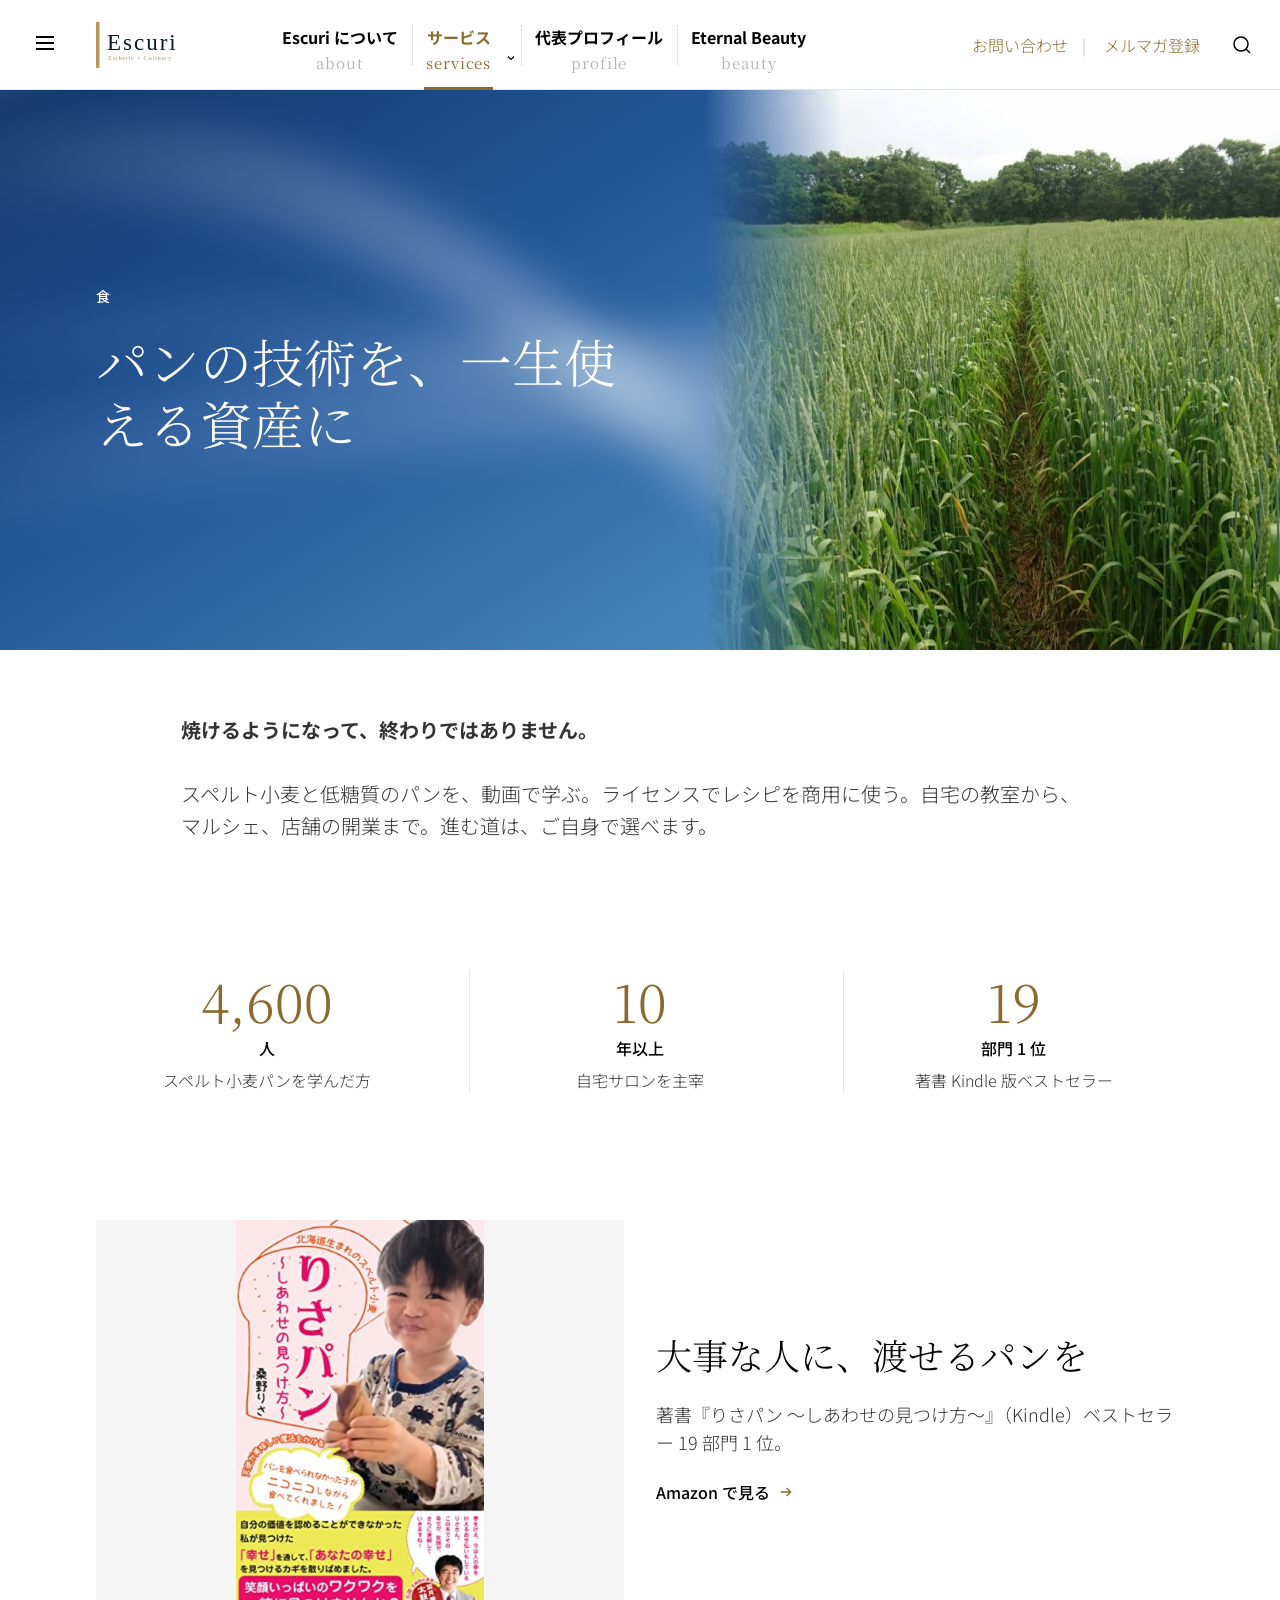
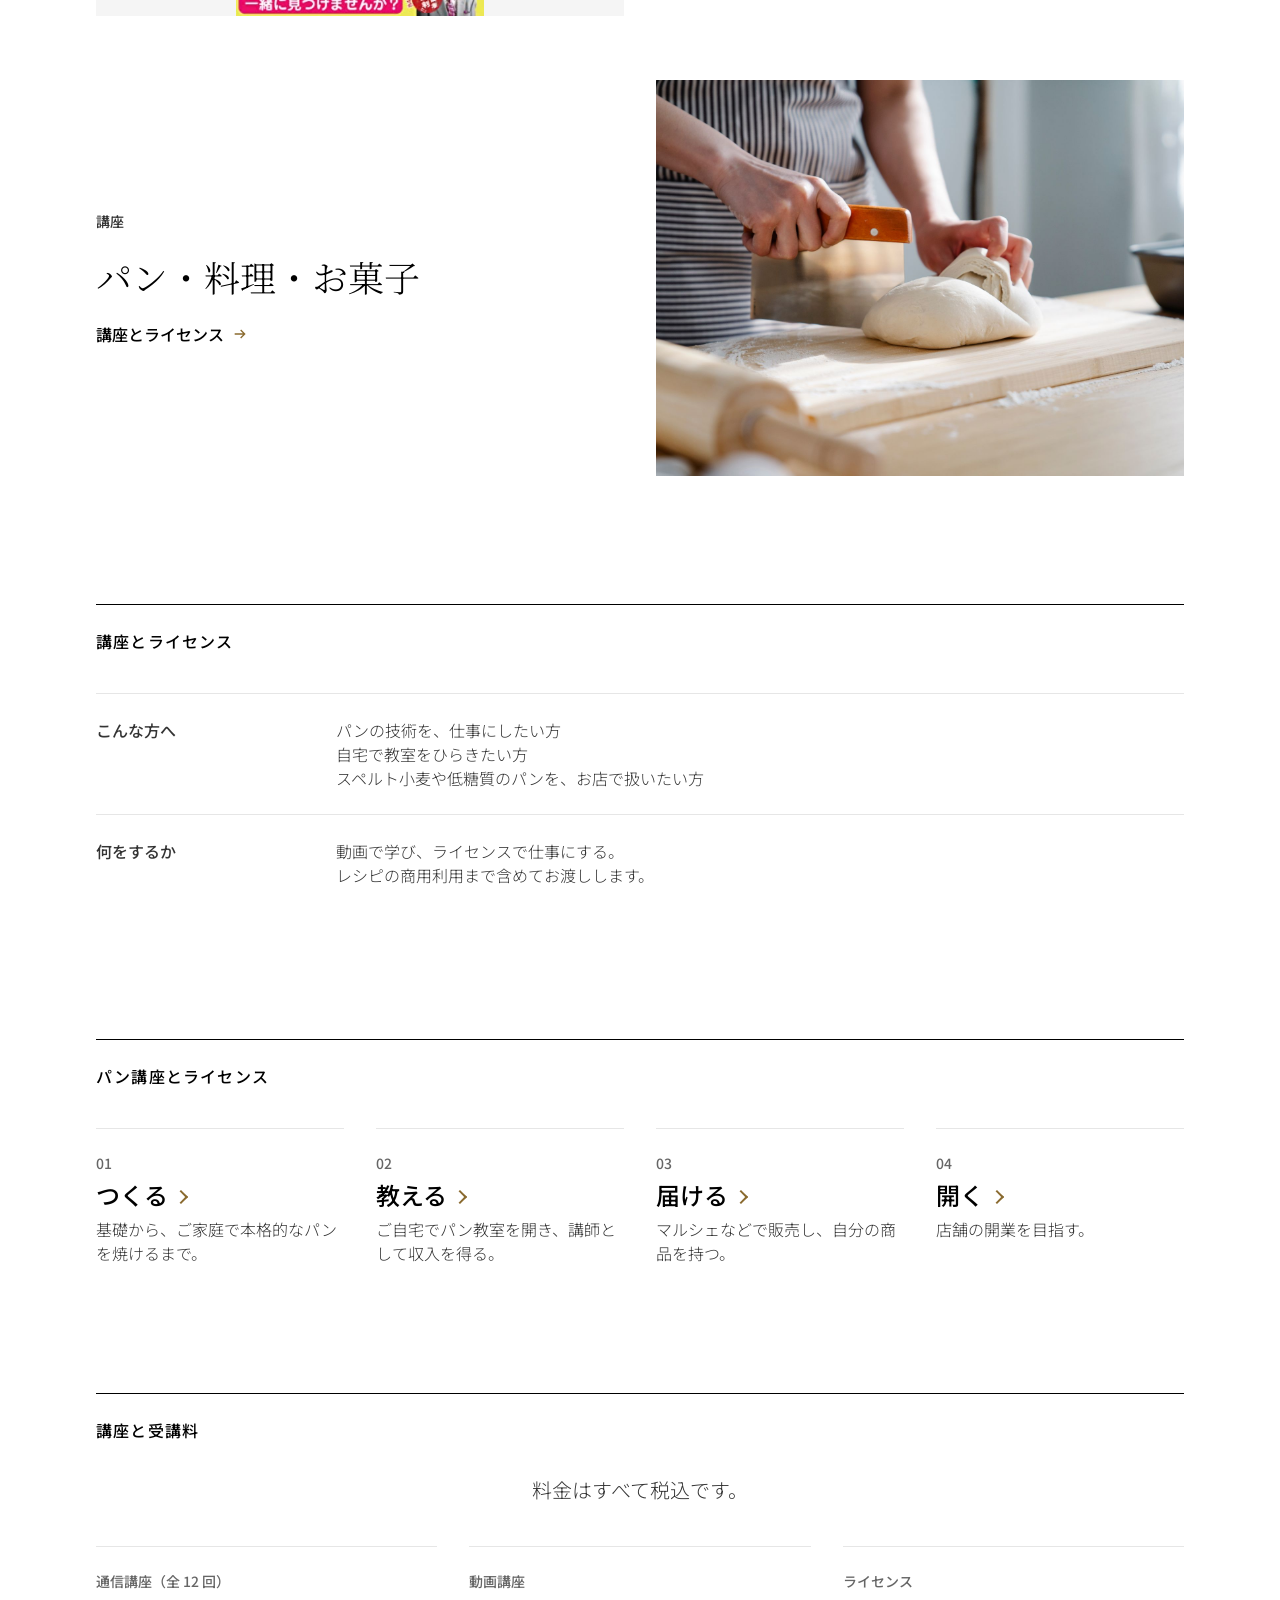
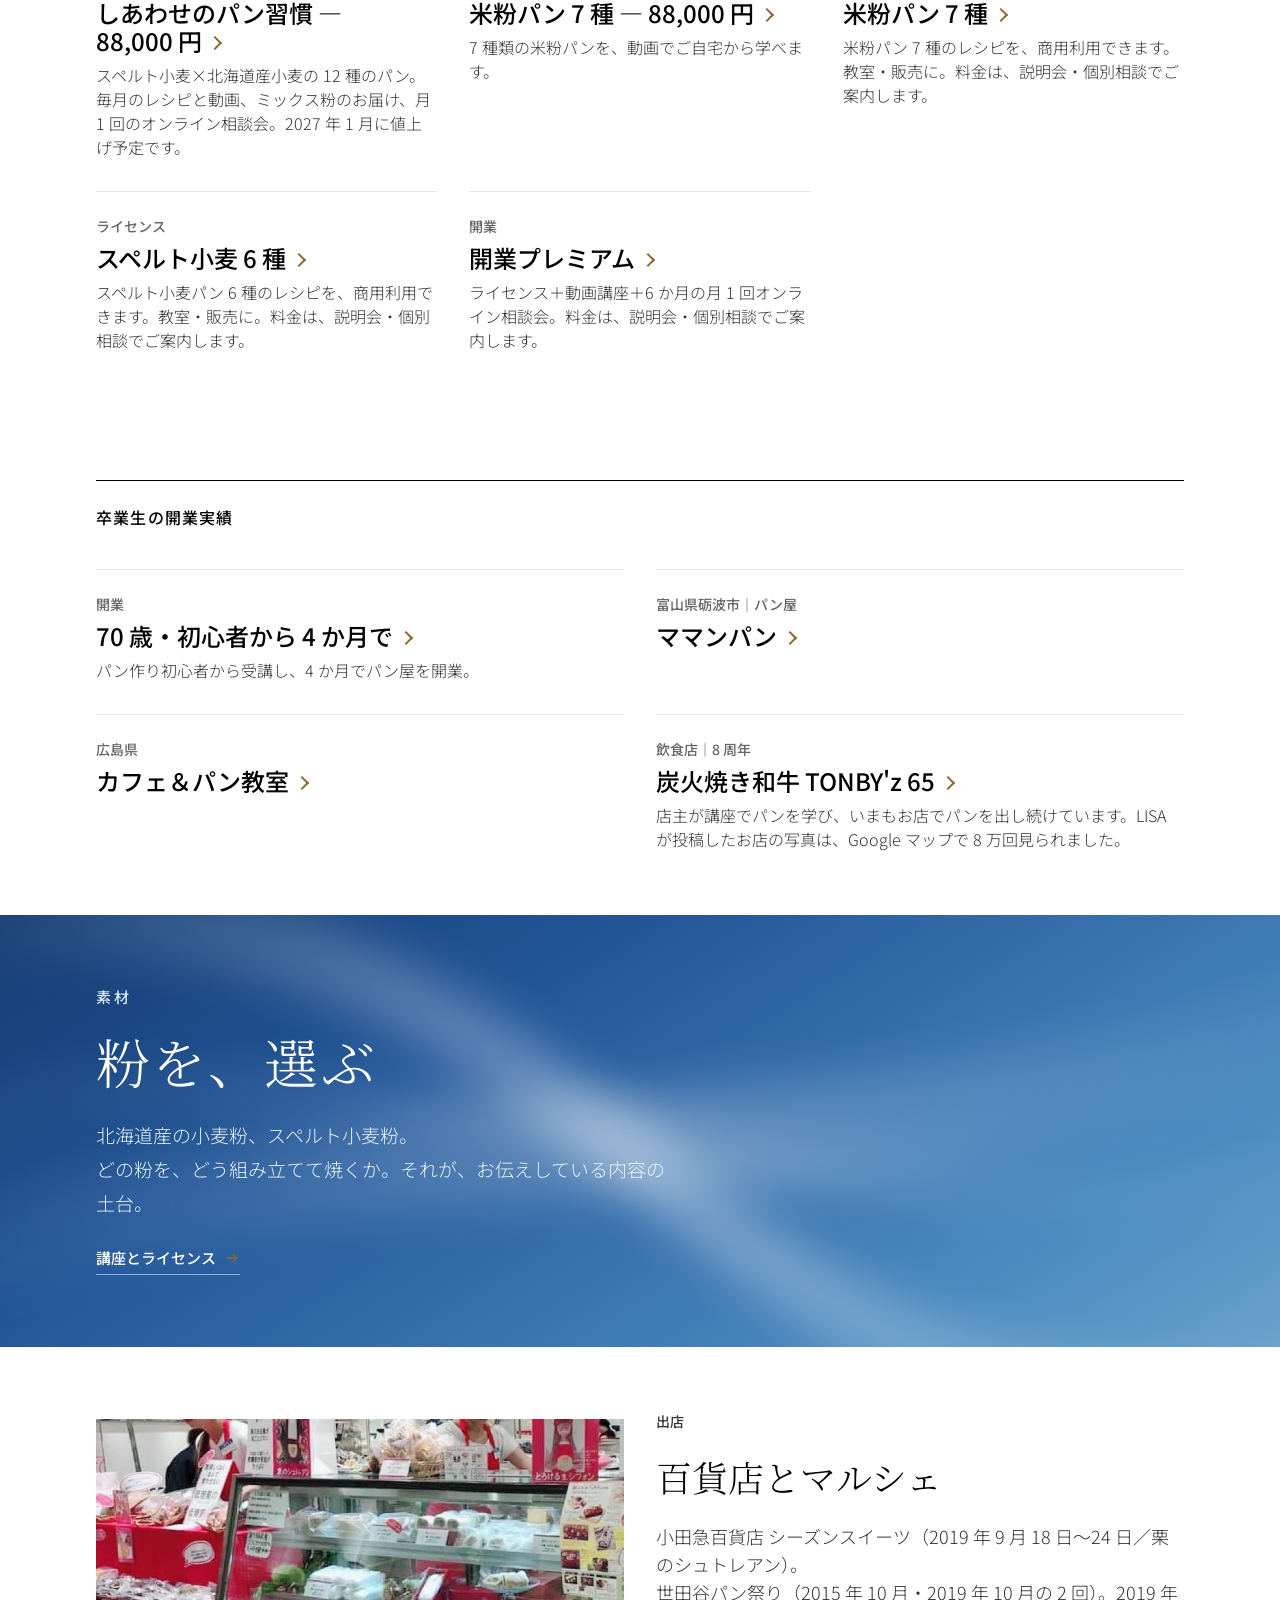
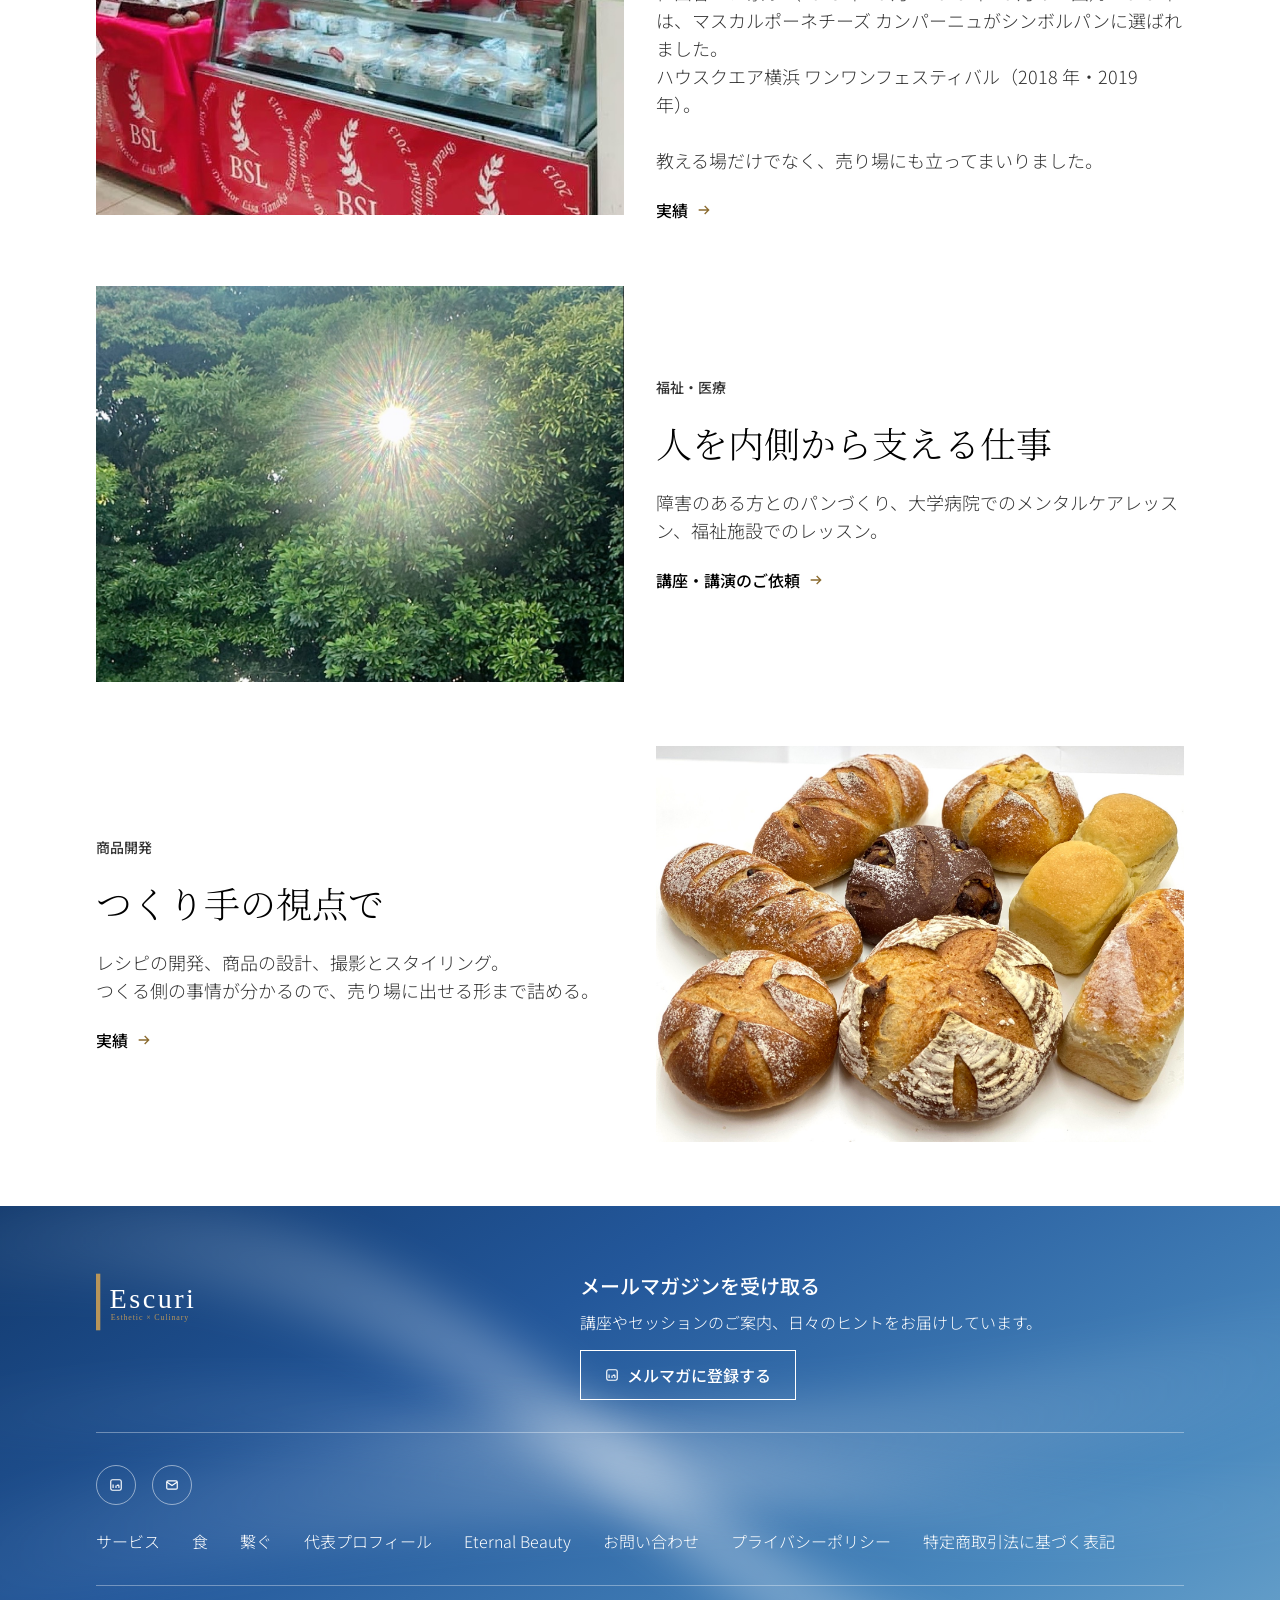
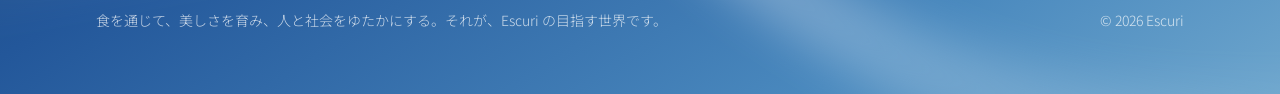
<file: kitchen.html>
<!doctype html>
<html lang="ja">
<head>
<meta charset="utf-8">
<meta name="viewport" content="width=device-width, initial-scale=1">
<title>食 | Escuri</title>
<meta name="description" content="パン・料理・お菓子の講座と、自宅教室の開講・マルシェ出店・店舗開業までを見据えたライセンス制度。">


<meta property="og:type" content="website">
<meta property="og:site_name" content="Escuri">
<meta property="og:title" content="食 | Escuri">
<meta property="og:description" content="パン・料理・お菓子の講座と、自宅教室の開講・マルシェ出店・店舗開業までを見据えたライセンス制度。">
<meta property="og:url" content="https://lisakuwano.com/kitchen.html">
<meta property="og:image" content="https://lisakuwano.com/assets/og.svg">
<meta property="og:locale" content="ja_JP">
<meta name="twitter:card" content="summary_large_image">
<meta name="twitter:title" content="食 | Escuri">
<meta name="twitter:description" content="パン・料理・お菓子の講座と、自宅教室の開講・マルシェ出店・店舗開業までを見据えたライセンス制度。">
<meta name="twitter:image" content="https://lisakuwano.com/assets/og.svg">
<link rel="icon" href="assets/favicon.svg?v=cf20629c">
<link rel="preconnect" href="https://fonts.googleapis.com"><link rel="preconnect" href="https://fonts.gstatic.com" crossorigin>
<link href="https://fonts.googleapis.com/css2?family=Noto+Sans+JP:wght@300;500;700&family=Noto+Serif+JP:wght@300;500&display=swap" rel="stylesheet">
<link rel="stylesheet" href="style.css?v=1794406481">
</head>
<body>
<a class="skip" href="#main">本文へスキップ</a>
<header class="gh">
  <div class="gh-in">
    <button class="burger" id="burger" aria-label="メニューを開く" data-open="メニューを開く" data-close="メニューを閉じる" aria-expanded="false" aria-controls="drawer"><span class="i-open"><svg width="32" height="32" viewBox="0 0 24 24" fill="none" stroke="currentColor" stroke-width="2.2"><path d="M3 6h18M3 12h18M3 18h18"/></svg></span><span class="i-close"><svg width="30" height="30" viewBox="0 0 24 24" fill="none" stroke="currentColor" stroke-width="2"><path d="M5 5l14 14M19 5L5 19"/></svg></span></button>
    <a class="logo" href="index.html" aria-label="Escuri トップ"><img src="assets/logo-head.svg?v=c30f5ccc" alt="Escuri" width="210" height="104"></a>
    <div class="navwrap">
      <nav aria-label="メインメニュー"><a href="index.html">Escuri について<span class="nav-en">about</span></a><div class="dd"><a href="services.html" class="on" aria-current="page">サービス<span class="nav-en">services</span></a><button type="button" class="ddb" aria-expanded="false" aria-controls="sub-services" aria-label="サービス のメニュー"><svg width="12" height="12" viewBox="0 0 24 24" fill="none" stroke="currentColor" stroke-width="2.4"><path d="M6 9l6 6 6-6"/></svg></button><div class="sub" id="sub-services"><a href="kitchen.html">食</a><a href="work.html">繋ぐ</a><a href="beauty.html">Eternal Beauty</a></div></div><a href="about.html">代表プロフィール<span class="nav-en">profile</span></a><a href="beauty.html">Eternal Beauty<span class="nav-en">beauty</span></a></nav>
    </div>
    <div class="tools">
      <div class="sign"><a href="contact.html">お問い合わせ</a><b>|</b><a class="btn" href="https://www.reservestock.jp/subscribe/331083" target="_blank" rel="noopener">メルマガ登録</a></div>
      <div class="row">
        <button class="icon" id="searchbtn" aria-label="サイト内検索" aria-expanded="false" aria-controls="search"><svg width="34" height="34" viewBox="0 0 24 24" fill="none" stroke="currentColor" stroke-width="1.5"><circle cx="11" cy="11" r="7"/><path d="M20 20l-4-4"/></svg></button>
        
      </div>
    </div>
  </div>
  <div class="search" id="search" hidden>
    <div class="wrap">
      <label class="sr" for="q">サイト内を検索</label>
      <input id="q" type="search" autocomplete="off" placeholder="キーワードを入力（例：セッション、パン講座）">
      <p class="shint" id="shint" aria-live="polite" data-none="該当するページが見つかりませんでした" data-cnt="{n}件見つかりました"></p>
      <ul class="sres" id="sres"></ul>
    </div>
  </div>
</header>
<div class="mega" id="drawer" hidden>
  <div class="wrap">
    <div class="mgrid"><div class="mcol"><h2>Escuri について</h2><ul><li><a href="index.html#about-escuri">Escuri とは</a></li><li><a href="about.html#greeting">ごあいさつ</a></li><li><a href="about.html">代表プロフィール</a></li><li><a href="work.html#record">実績</a></li></ul></div><div class="mcol"><h2>サービス</h2><ul><li><a href="kitchen.html">食</a></li><li><a href="kitchen.html#license">パン講座とライセンス</a></li><li><a href="work.html">繋ぐ</a></li><li><a href="beauty.html">Eternal Beauty</a></li><li><a href="contact.html#form">お問い合わせ</a></li></ul></div><div class="mcol"><h2>発信</h2><ul><li><a href="https://note.com/eternalbeauty_l" target="_blank" rel="noopener">note</a></li><li><a href="https://www.reservestock.jp/subscribe/331083" target="_blank" rel="noopener">メールマガジン</a></li></ul></div><div class="mcol"><h2>Eternal Beauty</h2><ul><li><a href="beauty.html#purpose">理念</a></li><li><a href="beauty.html#beauty-how">セッション</a></li></ul></div></div>
    <div class="msns"><a href="https://note.com/eternalbeauty_l" target="_blank" rel="noopener"><svg width="14" height="14" viewBox="0 0 24 24" fill="none" stroke="currentColor" stroke-width="2"><rect x="3" y="3" width="18" height="18" rx="3"/><path d="M7 11v6M7 7.5v.01M12 17v-4m5 4v-3.5a1.5 1.5 0 0 0-3 0"/></svg> note</a><a href="contact.html"><svg width="14" height="14" viewBox="0 0 24 24" fill="none" stroke="currentColor" stroke-width="2"><rect x="3" y="5" width="18" height="14" rx="2"/><path d="M3 7l9 6 9-6"/></svg> お問い合わせ</a></div>
  </div>
</div>

<main id="main">
<section class="ehero">
  <div class="txt"><div class="inner">
    <div class="eyebrow">食</div>
    <h1 class="ts-2">パンの技術を、一生使える資産に</h1>
    
  </div></div>
  <div class="img"><img src="assets/photo/real/spelt-field-wide.jpg?v=1b44839c" alt=""></div>
</section>
<section class="module" id="food-purpose"><div class="wrap onetext"><p><b>焼けるようになって、終わりではありません。</b></p><p>スペルト小麦と低糖質のパンを、動画で学ぶ。ライセンスでレシピを商用に使う。自宅の教室から、マルシェ、店舗の開業まで。進む道は、ご自身で選べます。</p></div></section>
<section class="module" aria-label="数字で見る食">
  <div class="wrap factoid"><div><div class="n" data-count="4600">0</div><div class="u">人</div><div class="t">スペルト小麦パンを学んだ方</div></div><div><div class="n" data-count="10">0</div><div class="u">年以上</div><div class="t">自宅サロンを主宰</div></div><div><div class="n" data-count="19">0</div><div class="u">部門 1 位</div><div class="t">著書 Kindle 版ベストセラー</div></div></div>
</section>
<section class="module"><div class="wrap"><div class="oum left" id="risapan">
  <div class="c"><h2>大事な人に、渡せるパンを</h2><p class="ts-7">著書『りさパン 〜しあわせの見つけ方〜』（Kindle）ベストセラー 19 部門 1 位。</p><a class="cta" href="https://www.amazon.co.jp/dp/B09PTBQSJS" target="_blank" rel="noopener">Amazon で見る<span class="arrow" aria-hidden="true"></span></a></div>
  <div class="media"><img src="assets/photo/real/book-risapan.jpg?v=7f862c88" alt="" loading="lazy"></div>
</div><div class="oum right" id="lessons">
  <div class="c"><div class="eyebrow">講座</div><h2>パン・料理・お菓子</h2><a class="cta" href="#license">講座とライセンス<span class="arrow" aria-hidden="true"></span></a></div>
  <div class="media"><img src="assets/photo/px-7966378.jpg?v=655ab56a" alt="" loading="lazy"></div>
</div></div></section>
<section class="module" id="food-how" aria-labelledby="h-food-how">
  <div class="wrap">
    <h2 class="sec-title border" id="h-food-how">講座とライセンス</h2>
    <dl class="codl"><dt>こんな方へ</dt><dd>パンの技術を、仕事にしたい方<br>自宅で教室をひらきたい方<br>スペルト小麦や低糖質のパンを、お店で扱いたい方</dd><dt>何をするか</dt><dd>動画で学び、ライセンスで仕事にする。<br>レシピの商用利用まで含めてお渡しします。</dd></dl>
  </div>
</section>
<section class="module" id="license" aria-labelledby="h-license">
  <div class="wrap">
    <h2 class="sec-title border" id="h-license">パン講座とライセンス</h2>
    <div class="grid g4"><article class="item text"><div class="body"><div class="eyebrow">01</div><h3 class="h5"><a class="chev" href="#license">つくる</a></h3><p class="d">基礎から、ご家庭で本格的なパンを焼けるまで。</p></div></article><article class="item text"><div class="body"><div class="eyebrow">02</div><h3 class="h5"><a class="chev" href="#license">教える</a></h3><p class="d">ご自宅でパン教室を開き、講師として収入を得る。</p></div></article><article class="item text"><div class="body"><div class="eyebrow">03</div><h3 class="h5"><a class="chev" href="#license">届ける</a></h3><p class="d">マルシェなどで販売し、自分の商品を持つ。</p></div></article><article class="item text"><div class="body"><div class="eyebrow">04</div><h3 class="h5"><a class="chev" href="#license">開く</a></h3><p class="d">店舗の開業を目指す。</p></div></article></div>
    
  </div>
</section>
<section class="module" id="courses" aria-labelledby="h-courses">
  <div class="wrap">
    <h2 class="sec-title border" id="h-courses">講座と受講料</h2><p class="sec-dek">料金はすべて税込です。</p>
    <div class="grid g3"><article class="item text"><div class="body"><div class="eyebrow">通信講座（全 12 回）</div><h3 class="h5"><a class="chev" href="https://mosh.jp/products/01911c1e-4a8a-4ad3-9235-6567f6434e38?openExternalBrowser=1" target="_blank" rel="noopener">しあわせのパン習慣 ― <span class="nw">88,000 円</span></a></h3><p class="d">スペルト小麦×北海道産小麦の 12 種のパン。毎月のレシピと動画、ミックス粉のお届け、月 1 回のオンライン相談会。2027 年 1 月に値上げ予定です。</p></div></article><article class="item text"><div class="body"><div class="eyebrow">動画講座</div><h3 class="h5"><a class="chev" href="contact.html">米粉パン 7 種 ― <span class="nw">88,000 円</span></a></h3><p class="d">7 種類の米粉パンを、動画でご自宅から学べます。</p></div></article><article class="item text"><div class="body"><div class="eyebrow">ライセンス</div><h3 class="h5"><a class="chev" href="contact.html#form">米粉パン 7 種</a></h3><p class="d">米粉パン 7 種のレシピを、商用利用できます。教室・販売に。料金は、説明会・個別相談でご案内します。</p></div></article><article class="item text"><div class="body"><div class="eyebrow">ライセンス</div><h3 class="h5"><a class="chev" href="contact.html#form">スペルト小麦 6 種</a></h3><p class="d">スペルト小麦パン 6 種のレシピを、商用利用できます。教室・販売に。料金は、説明会・個別相談でご案内します。</p></div></article><article class="item text"><div class="body"><div class="eyebrow">開業</div><h3 class="h5"><a class="chev" href="contact.html#form">開業プレミアム</a></h3><p class="d">ライセンス＋動画講座＋6 か月の月 1 回オンライン相談会。料金は、説明会・個別相談でご案内します。</p></div></article></div>
    
  </div>
</section>
<section class="module" id="graduates" aria-labelledby="h-graduates">
  <div class="wrap">
    <h2 class="sec-title border" id="h-graduates">卒業生の開業実績</h2>
    <div class="grid g2"><article class="item text"><div class="body"><div class="eyebrow">開業</div><h3 class="h5"><a class="chev" href="#graduates">70 歳・初心者から 4 か月で</a></h3><p class="d">パン作り初心者から受講し、4 か月でパン屋を開業。</p></div></article><article class="item text"><div class="body"><div class="eyebrow">富山県砺波市｜パン屋</div><h3 class="h5"><a class="chev" href="https://www.instagram.com/rose.maman_pain/" target="_blank" rel="noopener">ママンパン</a></h3><p class="d"></p></div></article><article class="item text"><div class="body"><div class="eyebrow">広島県</div><h3 class="h5"><a class="chev" href="#graduates">カフェ＆パン教室</a></h3><p class="d"></p></div></article><article class="item text"><div class="body"><div class="eyebrow">飲食店｜8 周年</div><h3 class="h5"><a class="chev" href="#graduates">炭火焼き和牛 TONBY&#x27;z 65</a></h3><p class="d">店主が講座でパンを学び、いまもお店でパンを出し続けています。LISA が投稿したお店の写真は、Google マップで 8 万回見られました。</p></div></article></div>
    
  </div>
</section>
<section class="bandfig bandphoto" id="flour" aria-labelledby="h-flour">
  <img class="bf-bg" src="assets/art/silk-2.svg?v=acbc746b" alt="">
  
  <div class="bf-in bp-in">
    <div class="bf-tx">
      <div class="eyebrow">素材</div>
      <h2 class="bf-h" id="h-flour">粉を、選ぶ</h2>
      <p class="bf-lead">北海道産の小麦粉、スペルト小麦粉。<br>どの粉を、どう組み立てて焼くか。それが、お伝えしている内容の土台。</p><a class="cta" href="#license">講座とライセンス<span class="arrow" aria-hidden="true"></span></a>
    </div>
  </div>
</section>
<section class="module"><div class="wrap"><div class="oum left" id="popup">
  <div class="c"><div class="eyebrow">出店</div><h2>百貨店とマルシェ</h2><p class="ts-7">小田急百貨店 シーズンスイーツ（2019 年 9 月 18 日〜24 日／栗のシュトレアン）。<br>世田谷パン祭り（2015 年 10 月・2019 年 10 月の 2 回）。2019 年は、マスカルポーネチーズ カンパーニュがシンボルパンに選ばれました。<br>ハウスクエア横浜 ワンワンフェスティバル（2018 年・2019 年）。<br><br>教える場だけでなく、売り場にも立ってまいりました。</p><a class="cta" href="work.html#record">実績<span class="arrow" aria-hidden="true"></span></a></div>
  <div class="media"><img src="assets/photo/real/odakyu-counter.jpg?v=974f7962" alt="" loading="lazy"></div>
</div><div class="oum left" id="care">
  <div class="c"><div class="eyebrow">福祉・医療</div><h2>人を内側から支える仕事</h2><p class="ts-7">障害のある方とのパンづくり、大学病院でのメンタルケアレッスン、福祉施設でのレッスン。</p><a class="cta" href="contact.html#form">講座・講演のご依頼<span class="arrow" aria-hidden="true"></span></a></div>
  <div class="media"><img src="assets/photo/real/komorebi.jpg?v=cd95caef" alt="" loading="lazy"></div>
</div><div class="oum right" id="products">
  <div class="c"><div class="eyebrow">商品開発</div><h2>つくり手の視点で</h2><p class="ts-7">レシピの開発、商品の設計、撮影とスタイリング。<br>つくる側の事情が分かるので、売り場に出せる形まで詰める。</p><a class="cta" href="work.html">実績<span class="arrow" aria-hidden="true"></span></a></div>
  <div class="media"><img src="assets/photo/real/breads-lineup.jpg?v=ddcd206a" alt="" loading="lazy"></div>
</div></div></section>
</main>
<footer class="gf">
  <div class="wrap">
    <div class="top">
      <a class="logo" href="index.html"><img src="assets/logo.svg?v=bc6866d0" alt="Escuri" loading="lazy"></a>
      <div class="nl">
        <h2 class="nlh">メールマガジンを受け取る</h2>
        <p>講座やセッションのご案内、日々のヒントをお届けしています。</p>
        <a class="linebtn" href="https://www.reservestock.jp/subscribe/331083" target="_blank" rel="noopener"><svg width="14" height="14" viewBox="0 0 24 24" fill="none" stroke="currentColor" stroke-width="2"><rect x="3" y="3" width="18" height="18" rx="3"/><path d="M7 11v6M7 7.5v.01M12 17v-4m5 4v-3.5a1.5 1.5 0 0 0-3 0"/></svg><span>メルマガに登録する</span></a>
      </div>
    </div>
    <div class="mid">
      <div class="sns"><a href="https://note.com/eternalbeauty_l" target="_blank" rel="noopener" aria-label="note"><svg width="14" height="14" viewBox="0 0 24 24" fill="none" stroke="currentColor" stroke-width="2"><rect x="3" y="3" width="18" height="18" rx="3"/><path d="M7 11v6M7 7.5v.01M12 17v-4m5 4v-3.5a1.5 1.5 0 0 0-3 0"/></svg></a><a href="contact.html" aria-label="お問い合わせ"><svg width="14" height="14" viewBox="0 0 24 24" fill="none" stroke="currentColor" stroke-width="2"><rect x="3" y="5" width="18" height="14" rx="2"/><path d="M3 7l9 6 9-6"/></svg></a></div>
      <div class="links"><a href="services.html">サービス</a><a href="kitchen.html">食</a><a href="work.html">繋ぐ</a><a href="about.html">代表プロフィール</a><a href="beauty.html">Eternal Beauty</a><a href="contact.html">お問い合わせ</a><a href="privacy.html">プライバシーポリシー</a><a href="legal.html">特定商取引法に基づく表記</a></div>
    </div>
    <div class="bot"><span>食を通じて、美しさを育み、人と社会をゆたかにする。それが、Escuri の目指す世界です。</span><span>© 2026 Escuri</span></div>
  </div>
</footer>
<script type="application/json" id="sidx">[{"t": "トップ", "d": "年齢を重ねるほど、人生は良くなる。食、美・身体・心。桑野りさ 公式サイト。", "u": "index.html"}, {"t": "お問い合わせ", "d": "Instagram・コミュニティ・お仕事のご依頼", "u": "contact.html"}, {"t": "レシピ 38 本", "d": "", "u": "https://tomiz.com/recipe/pro/search?author=46"}, {"t": "4 日間で 5,472 食", "d": "", "u": "work.html#expo"}, {"t": "800 個を納品", "d": "", "u": "https://www.instagram.com/p/DDGlIHCzzki/"}, {"t": "パンの技術を、仕事にしたい方へ", "d": "動画で学び、ライセンスで仕事にする。自宅教室・マルシェ出店・開業まで。", "u": "kitchen.html"}, {"t": "一緒にカタチにする相手を、探している方へ", "d": "展示会・イベントのプロデュース、商品開発・監修、講座・講演。", "u": "work.html"}, {"t": "自分の人生の真ん中に、自分がいない方へ", "d": "凛とした存在美、しなやかな身体、慈しみのある心。整えた軸から、次の仕事をカタチにするところまで。", "u": "beauty.html"}, {"t": "代表プロフィール", "d": "桑野りさの経歴と実績。企業との商品開発、国際展示会のプロデュース。", "u": "about.html"}, {"t": "ホノルルコーヒー ベーカリー日本チーム", "d": "ハワイ発のコーヒーブランド、ホノルルコーヒーが手がけるベーカリーに、日本チームの一員として参加。パンのレシピ開発を担っています。", "u": "kitchen.html"}, {"t": "国際的な食の展示会", "d": "幕張メッセ・東京ビッグサイトの食の祭典で、トルコのヘーゼルナッツ協会（現在は他団体と統合）の出展を担当。レシピ・商品・写真・試食・デモンストレーション。", "u": "work.html#services"}, {"t": "心と食のレッスン", "d": "東邦大学医療センターでのメンタルケアレッスン。福祉施設でのレジリエンス講座を 2 年間。障がいのある子どもたちとのパンづくり「天使のレシピ」も主宰。", "u": "kitchen.html#care"}, {"t": "パン屋・カフェの開業", "d": "スペルト小麦＆低糖質ベーカリー養成講座から、富山・鹿児島・広島で 4 名がパン屋・カフェを開業。70 歳・初心者から 4 か月で開業した例も。", "u": "kitchen.html#graduates"}, {"t": "Eternal Beauty", "d": "私が、私に還ること。NLP コーチングに基づくセッション、エターナルビューティー講座、LISA_語録、Purity Diary。", "u": "beauty.html"}, {"t": "動き出すかどうかは、意欲ではなく順番で決まる", "d": "本音と向き合い、人生の判断軸を取り戻す。<br>自分を後回しにしない選択から、仕事・収入・人間関係に変化を生み出し、日本 NLP コーチング協会認定コーチとの個別セッションで、自信に満ちた笑顔で暮らせる未来を一緒につくっていきます。", "u": "beauty.html#eternal-beauty"}, {"t": "コーチングセッション", "d": "一対一の対話を 60〜90 分。いまの課題を整理し、次にやることを一緒に見つけていきます。", "u": "contact.html#form"}, {"t": "スタンダード", "d": "月 2 回×3 か月＋チャット相談。考え方を整えることから始め、仕事と収入の方向性を一緒に定めていきます。", "u": "contact.html#form"}, {"t": "プレミアム", "d": "月 2 回×6 か月＋チャット相談＋対面 2 回。整えた考え方が、仕事・収入・人間関係に根づくところまで伴走します。", "u": "contact.html#form"}, {"t": "食", "d": "パン・料理・お菓子の講座と、自宅教室の開講・マルシェ出店・店舗開業までを見据えたライセンス制度。", "u": "kitchen.html"}, {"t": "大事な人に、渡せるパンを", "d": "著書『りさパン 〜しあわせの見つけ方〜』（Kindle）ベストセラー 19 部門 1 位。", "u": "kitchen.html#risapan"}, {"t": "パン・料理・お菓子", "d": "", "u": "kitchen.html#lessons"}, {"t": "つくる", "d": "基礎から、ご家庭で本格的なパンを焼けるまで。", "u": "#license"}, {"t": "教える", "d": "ご自宅でパン教室を開き、講師として収入を得る。", "u": "#license"}, {"t": "届ける", "d": "マルシェなどで販売し、自分の商品を持つ。", "u": "#license"}, {"t": "開く", "d": "店舗の開業を目指す。", "u": "#license"}, {"t": "しあわせのパン習慣 ― 88,000 円", "d": "スペルト小麦×北海道産小麦の 12 種のパン。毎月のレシピと動画、ミックス粉のお届け、月 1 回のオンライン相談会。2027 年 1 月に値上げ予定です。", "u": "https://mosh.jp/products/01911c1e-4a8a-4ad3-9235-6567f6434e38?openExternalBrowser=1"}, {"t": "米粉パン 7 種 ― 88,000 円", "d": "7 種類の米粉パンを、動画でご自宅から学べます。", "u": "contact.html"}, {"t": "米粉パン 7 種", "d": "米粉パン 7 種のレシピを、商用利用できます。教室・販売に。料金は、説明会・個別相談でご案内します。", "u": "contact.html#form"}, {"t": "スペルト小麦 6 種", "d": "スペルト小麦パン 6 種のレシピを、商用利用できます。教室・販売に。料金は、説明会・個別相談でご案内します。", "u": "contact.html#form"}, {"t": "開業プレミアム", "d": "ライセンス＋動画講座＋6 か月の月 1 回オンライン相談会。料金は、説明会・個別相談でご案内します。", "u": "contact.html#form"}, {"t": "70 歳・初心者から 4 か月で", "d": "パン作り初心者から受講し、4 か月でパン屋を開業。", "u": "#graduates"}, {"t": "ママンパン", "d": "", "u": "https://www.instagram.com/rose.maman_pain/"}, {"t": "カフェ＆パン教室", "d": "", "u": "#graduates"}, {"t": "炭火焼き和牛 TONBY'z 65", "d": "店主が講座でパンを学び、いまもお店でパンを出し続けています。LISA が投稿したお店の写真は、Google マップで 8 万回見られました。", "u": "#graduates"}, {"t": "百貨店とマルシェ", "d": "小田急百貨店 シーズンスイーツ（2019 年 9 月 18 日〜24 日／栗のシュトレアン）。<br>世田谷パン祭り（2015 年 10 月・2019 年 10 月の 2 回）。2019 年は、マスカルポーネチーズ カンパーニュがシンボルパ", "u": "kitchen.html#popup"}, {"t": "人を内側から支える仕事", "d": "障害のある方とのパンづくり、大学病院でのメンタルケアレッスン、福祉施設でのレッスン。", "u": "kitchen.html#care"}, {"t": "つくり手の視点で", "d": "レシピの開発、商品の設計、撮影とスタイリング。<br>つくる側の事情が分かるので、売り場に出せる形まで詰める。", "u": "kitchen.html#products"}, {"t": "繋ぐ", "d": "人と企業を結ぶ紹介とコンサルティング。展示会・イベントのプロデュース、商品開発・監修、講座・講演、PR・アンバサダー・モデル。", "u": "work.html"}, {"t": "展示会・イベント", "d": "海外企業・団体の出展をプロデュース。", "u": "contact.html"}, {"t": "商品開発・監修", "d": "企画・開発・監修。", "u": "contact.html"}, {"t": "食・生き方・心のケア", "d": "パン・料理・お菓子、Eternal Beauty の在り方、福祉・医療の現場でのメンタルケアレッスン。", "u": "contact.html"}, {"t": "PR・アンバサダー・モデル", "d": "実際に使い、続けている立場から。", "u": "contact.html"}, {"t": "富澤商店 公式サイト", "d": "「桑野 りさ先生」として掲載。書籍『富澤商店の厳選 100 レシピ お菓子・パン』にも。", "u": "https://tomiz.com/recipe/pro/search?author=46"}, {"t": "企業とのお仕事", "d": "富澤商店、明治おいしい牛乳、ヴィクトリノックス、ボンヌママン、キッチンエイド、池商、リストニア蜂蜜、NTT ドコモ会員冊子ほか（敬称略）。レシピの提供・掲載、商品開発、フードスタイリング。", "u": "work.html#record"}, {"t": "GRILL&BAR うしすけ ヴィーナスフォート店", "d": "店舗向けに商品を開発し、納品。", "u": "work.html#record"}, {"t": "貝印との商品開発", "d": "ハート型・星型の食パン型を開発。商談用に栗のパウンドケーキ 100 本、800 個を納品。", "u": "https://www.instagram.com/p/DDGlIHCzzki/"}, {"t": "注目の料理教室に掲載", "d": "貝印の公式サイト Kai House Club の「注目の料理教室」特集に、Bread Salon Lisa を掲載（2022 年 1 月）。", "u": "https://www.kaihouse.jp/cookingclass-kuwanorisa1/"}, {"t": "あこ酵母ご利用のパン教室", "d": "有限会社あこ天然酵母の公式サイトの「あこ酵母ご利用のパン教室」一覧に、Bread Salon Lisa（大田区）として掲載。", "u": "https://www.ako-tennenkoubo.com/20210430150526"}, {"t": "ル・コルドン・ブルー パリ校", "d": "「La Boulangerie Traditionnelle」修了。あこ庵で研修。", "u": "work.html#record"}, {"t": "協会・施設での講座", "d": "日本パンコーディネーター協会、大田文化の森、日本Flour協会ほかで登壇。", "u": "work.html#record"}, {"t": "りさパン〜しあわせの見つけ方〜", "d": "Kindle ベストセラー 19 部門 1 位。", "u": "https://www.amazon.co.jp/dp/B09PTBQSJS"}, {"t": "あなたが奇跡を起こす本", "d": "5 人の女性起業家による共著。Kindle 6 部門 1 位。", "u": "https://www.amazon.co.jp/dp/B0C9HZ3NXK"}, {"t": "国際的な食の展示会", "d": "FABEX 2017（東京ビッグサイト）、FOODEX JAPAN 2017（幕張メッセ・第 42 回 国際食品・飲料展）、パティスリー＆ブーランジェリージャパン 2015・2016。レシピ開発とフードスタイリングを担当。", "u": "work.html#expo"}, {"t": "4 日間で 5,472 食", "d": "ピザ 1,800 食・ブラウニー 1,872 食・マドレーヌ 1,800 食。段ボール 19 箱分。", "u": "work.html#expo"}, {"t": "十勝毎日新聞", "d": "「味深いスペルト小麦」（東京圏 NOW）。Bread Salon Lisa を紹介していただきました。", "u": "assets/photo/real/press-tokachi-2021.jpg"}, {"t": "『ELLE à table』no.72", "d": "「センス自慢の料理家File」ページに掲載していただきました。ハムのムースを入れた器は花材屋さんで一目惚れしたもの。バレンタインデーを意識して女子力アップのハート型にしてみました。", "u": "assets/photo/real/press-elle-atable-72.jpg"}, {"t": "『SALUS』", "d": "「沿線街さんぽ 蓮沼・矢口渡」で、Bread Salon Lisa を「国産小麦に自家製酵母　厳選素材で作るシンプルなパン」と紹介していただきました。", "u": "assets/photo/real/press-salus-2022-08.jpg"}, {"t": "百貨店とマルシェ", "d": "小田急百貨店 秋のシーズンスイーツ（2019 年 9 月 18〜24 日）。世田谷パン祭り（2015 年 10 月・2019 年 10 月の 2 回。2019 年はマスカルポーネチーズ カンパーニュがシンボルパンに選定）。ハウスクエア横浜 ワンワンフェスティバル（2018 年・2019 年）。", "u": "kitchen.html#popup"}, {"t": "パン職人と、約 5 年間", "d": "パン職人の志賀勝栄氏とともに「志賀Labo」を立ち上げ、約 5 年間にわたり講習会を主催。<br>毎回、全国からパンに携わる方が集まった。<br><br>教える側ではなく、学ぶ場をつくる側に立った。", "u": "work.html#shigalabo"}, {"t": "企業の冊子を、一冊まるごと", "d": "北海道ソラサンフーズのメニュー＆レシピブックを制作。<br>北海道フライド野菜と、北海道産キャラメルソース＆ペーストで作るパンとお菓子 26 品。<br>レシピの開発から、撮影、誌面の構成までを担当。", "u": "work.html#recipebook"}, {"t": "サービス", "d": "パンの講座とライセンス。人と企業を繋ぐ。Eternal Beauty のセッション。", "u": "services.html"}, {"t": "パンの技術を、仕事にする", "d": "スペルト小麦と低糖質のパン。動画講座とライセンスで、教室・マルシェ・開業まで。", "u": "kitchen.html"}, {"t": "人と企業を、結ぶ", "d": "展示会・イベントのプロデュース、商品開発・監修、講座・講演。", "u": "work.html"}, {"t": "美・身体・心を、整える", "d": "凛とした存在美、しなやかな身体、慈しみのある心。NLP コーチングに基づくセッション。", "u": "beauty.html"}, {"t": "プライバシーポリシー", "d": "プライバシーポリシー。個人情報の取り扱いについて。", "u": "privacy.html"}, {"t": "特定商取引法に基づく表記", "d": "特定商取引法に基づく表記。", "u": "legal.html"}, {"t": "お問い合わせ", "d": "お問い合わせ。セッション・講座のご相談、お仕事のご依頼。", "u": "contact.html"}]</script>
<script src="site.js?v=1794406481"></script>
</body>
</html>
</file>
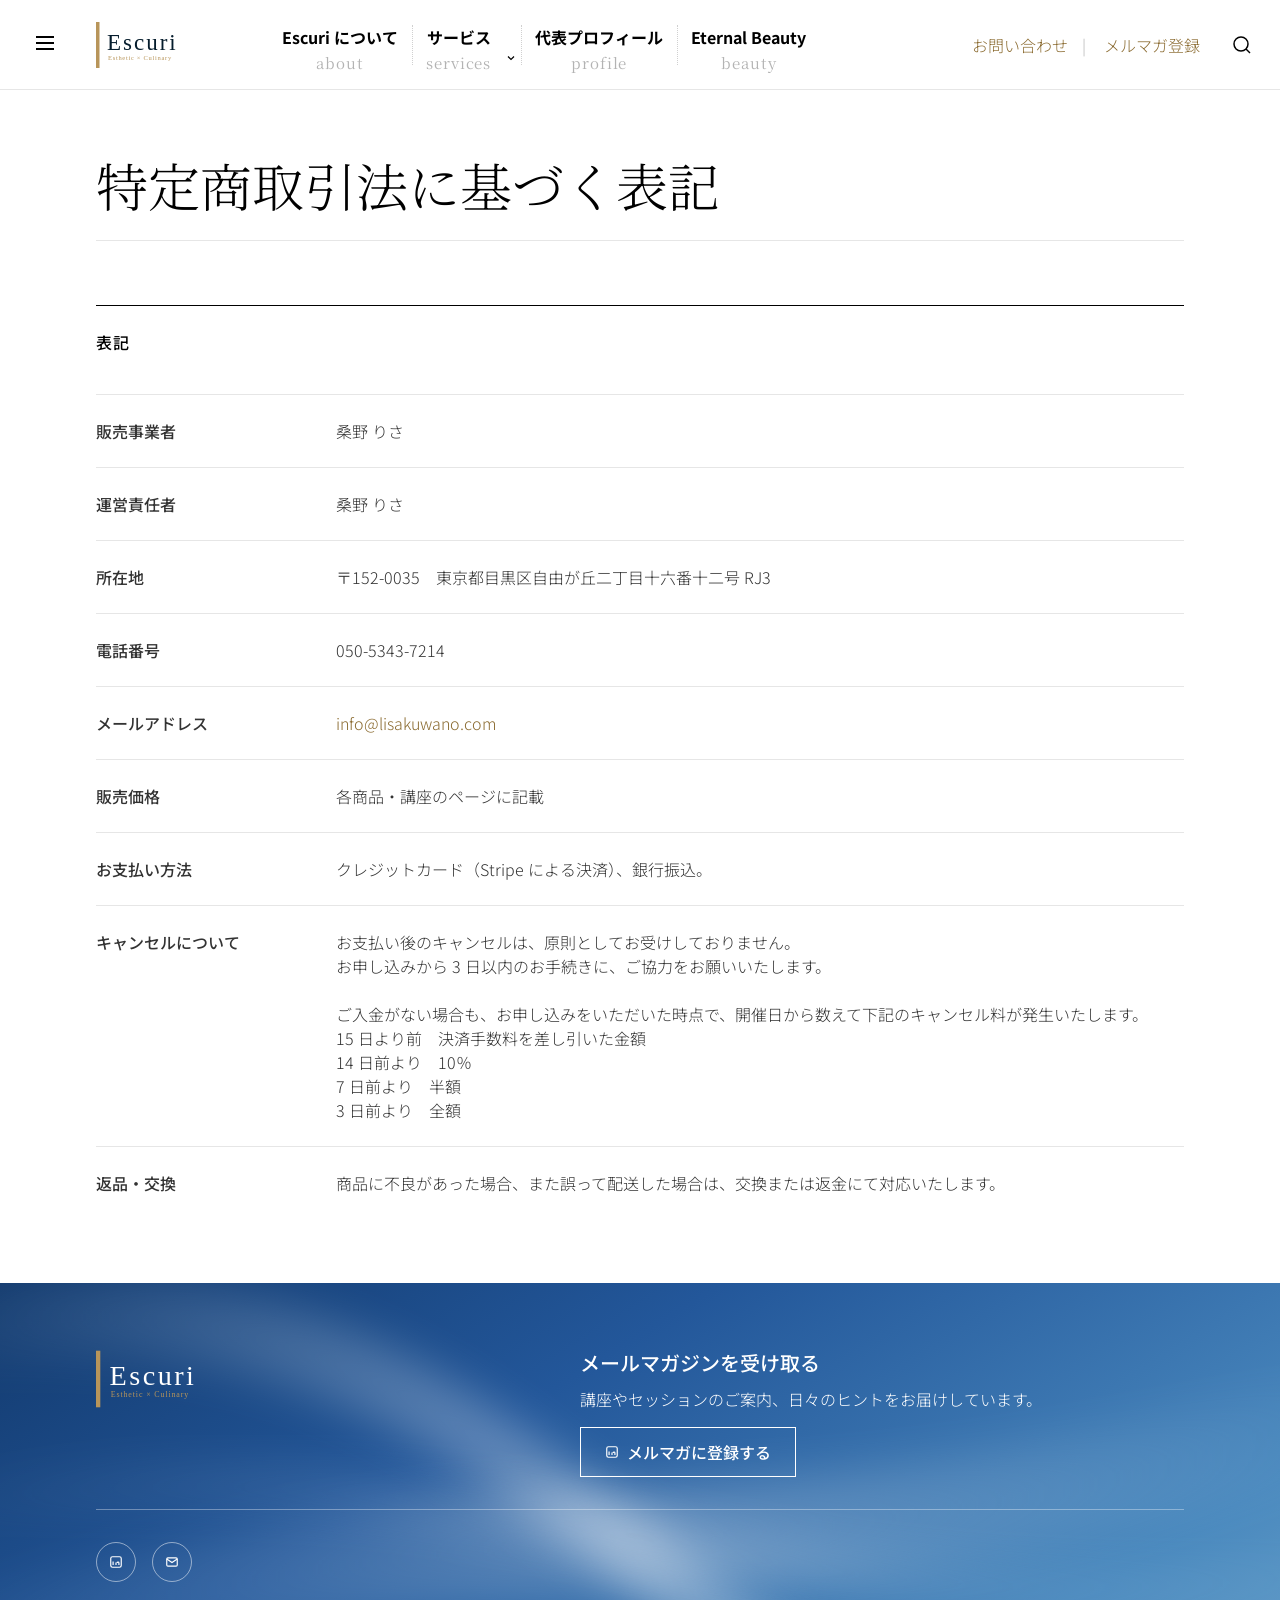
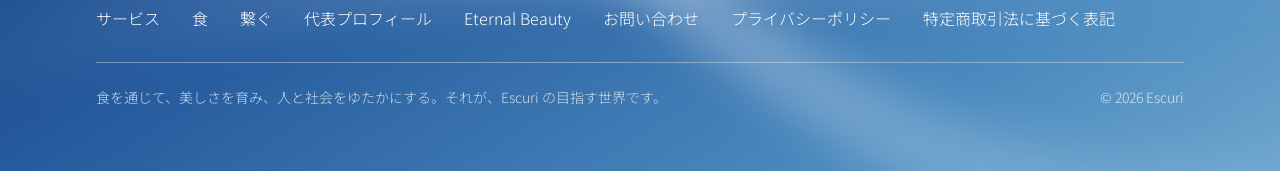
<file: legal.html>
<!doctype html>
<html lang="ja">
<head>
<meta charset="utf-8">
<meta name="viewport" content="width=device-width, initial-scale=1">
<title>特定商取引法に基づく表記 | Escuri</title>
<meta name="description" content="特定商取引法に基づく表記。">


<meta property="og:type" content="website">
<meta property="og:site_name" content="Escuri">
<meta property="og:title" content="特定商取引法に基づく表記 | Escuri">
<meta property="og:description" content="特定商取引法に基づく表記。">
<meta property="og:url" content="https://lisakuwano.com/legal.html">
<meta property="og:image" content="https://lisakuwano.com/assets/og.svg">
<meta property="og:locale" content="ja_JP">
<meta name="twitter:card" content="summary_large_image">
<meta name="twitter:title" content="特定商取引法に基づく表記 | Escuri">
<meta name="twitter:description" content="特定商取引法に基づく表記。">
<meta name="twitter:image" content="https://lisakuwano.com/assets/og.svg">
<link rel="icon" href="assets/favicon.svg?v=cf20629c">
<link rel="preconnect" href="https://fonts.googleapis.com"><link rel="preconnect" href="https://fonts.gstatic.com" crossorigin>
<link href="https://fonts.googleapis.com/css2?family=Noto+Sans+JP:wght@300;500;700&family=Noto+Serif+JP:wght@300;500&display=swap" rel="stylesheet">
<link rel="stylesheet" href="style.css?v=1794406481">
</head>
<body>
<a class="skip" href="#main">本文へスキップ</a>
<header class="gh">
  <div class="gh-in">
    <button class="burger" id="burger" aria-label="メニューを開く" data-open="メニューを開く" data-close="メニューを閉じる" aria-expanded="false" aria-controls="drawer"><span class="i-open"><svg width="32" height="32" viewBox="0 0 24 24" fill="none" stroke="currentColor" stroke-width="2.2"><path d="M3 6h18M3 12h18M3 18h18"/></svg></span><span class="i-close"><svg width="30" height="30" viewBox="0 0 24 24" fill="none" stroke="currentColor" stroke-width="2"><path d="M5 5l14 14M19 5L5 19"/></svg></span></button>
    <a class="logo" href="index.html" aria-label="Escuri トップ"><img src="assets/logo-head.svg?v=c30f5ccc" alt="Escuri" width="210" height="104"></a>
    <div class="navwrap">
      <nav aria-label="メインメニュー"><a href="index.html">Escuri について<span class="nav-en">about</span></a><div class="dd"><a href="services.html">サービス<span class="nav-en">services</span></a><button type="button" class="ddb" aria-expanded="false" aria-controls="sub-services" aria-label="サービス のメニュー"><svg width="12" height="12" viewBox="0 0 24 24" fill="none" stroke="currentColor" stroke-width="2.4"><path d="M6 9l6 6 6-6"/></svg></button><div class="sub" id="sub-services"><a href="kitchen.html">食</a><a href="work.html">繋ぐ</a><a href="beauty.html">Eternal Beauty</a></div></div><a href="about.html">代表プロフィール<span class="nav-en">profile</span></a><a href="beauty.html">Eternal Beauty<span class="nav-en">beauty</span></a></nav>
    </div>
    <div class="tools">
      <div class="sign"><a href="contact.html">お問い合わせ</a><b>|</b><a class="btn" href="https://www.reservestock.jp/subscribe/331083" target="_blank" rel="noopener">メルマガ登録</a></div>
      <div class="row">
        <button class="icon" id="searchbtn" aria-label="サイト内検索" aria-expanded="false" aria-controls="search"><svg width="34" height="34" viewBox="0 0 24 24" fill="none" stroke="currentColor" stroke-width="1.5"><circle cx="11" cy="11" r="7"/><path d="M20 20l-4-4"/></svg></button>
        
      </div>
    </div>
  </div>
  <div class="search" id="search" hidden>
    <div class="wrap">
      <label class="sr" for="q">サイト内を検索</label>
      <input id="q" type="search" autocomplete="off" placeholder="キーワードを入力（例：セッション、パン講座）">
      <p class="shint" id="shint" aria-live="polite" data-none="該当するページが見つかりませんでした" data-cnt="{n}件見つかりました"></p>
      <ul class="sres" id="sres"></ul>
    </div>
  </div>
</header>
<div class="mega" id="drawer" hidden>
  <div class="wrap">
    <div class="mgrid"><div class="mcol"><h2>Escuri について</h2><ul><li><a href="index.html#about-escuri">Escuri とは</a></li><li><a href="about.html#greeting">ごあいさつ</a></li><li><a href="about.html">代表プロフィール</a></li><li><a href="work.html#record">実績</a></li></ul></div><div class="mcol"><h2>サービス</h2><ul><li><a href="kitchen.html">食</a></li><li><a href="kitchen.html#license">パン講座とライセンス</a></li><li><a href="work.html">繋ぐ</a></li><li><a href="beauty.html">Eternal Beauty</a></li><li><a href="contact.html#form">お問い合わせ</a></li></ul></div><div class="mcol"><h2>発信</h2><ul><li><a href="https://note.com/eternalbeauty_l" target="_blank" rel="noopener">note</a></li><li><a href="https://www.reservestock.jp/subscribe/331083" target="_blank" rel="noopener">メールマガジン</a></li></ul></div><div class="mcol"><h2>Eternal Beauty</h2><ul><li><a href="beauty.html#purpose">理念</a></li><li><a href="beauty.html#beauty-how">セッション</a></li></ul></div></div>
    <div class="msns"><a href="https://note.com/eternalbeauty_l" target="_blank" rel="noopener"><svg width="14" height="14" viewBox="0 0 24 24" fill="none" stroke="currentColor" stroke-width="2"><rect x="3" y="3" width="18" height="18" rx="3"/><path d="M7 11v6M7 7.5v.01M12 17v-4m5 4v-3.5a1.5 1.5 0 0 0-3 0"/></svg> note</a><a href="contact.html"><svg width="14" height="14" viewBox="0 0 24 24" fill="none" stroke="currentColor" stroke-width="2"><rect x="3" y="5" width="18" height="14" rx="2"/><path d="M3 7l9 6 9-6"/></svg> お問い合わせ</a></div>
  </div>
</div>

<main id="main">
<div class="wrap ptitle"><h1>特定商取引法に基づく表記</h1></div>
<section class="module" id="tokushoho" aria-labelledby="h-tokushoho">
  <div class="wrap">
    <h2 class="sec-title border" id="h-tokushoho">表記</h2>
    <dl class="codl"><dt>販売事業者</dt><dd>桑野 りさ</dd><dt>運営責任者</dt><dd>桑野 りさ</dd><dt>所在地</dt><dd>〒152-0035　東京都目黒区自由が丘二丁目十六番十二号 RJ3</dd><dt>電話番号</dt><dd>050-5343-7214</dd><dt>メールアドレス</dt><dd><a href="mailto:info@lisakuwano.com">info@lisakuwano.com</a></dd><dt>販売価格</dt><dd>各商品・講座のページに記載</dd><dt>お支払い方法</dt><dd>クレジットカード（Stripe による決済）、銀行振込。</dd><dt>キャンセルについて</dt><dd>お支払い後のキャンセルは、原則としてお受けしておりません。<br>お申し込みから 3 日以内のお手続きに、ご協力をお願いいたします。<br><br>ご入金がない場合も、お申し込みをいただいた時点で、開催日から数えて下記のキャンセル料が発生いたします。<br>15 日より前　決済手数料を差し引いた金額<br>14 日前より　10％<br>7 日前より　半額<br>3 日前より　全額</dd><dt>返品・交換</dt><dd>商品に不良があった場合、また誤って配送した場合は、交換または返金にて対応いたします。</dd></dl>
  </div>
</section>
</main>
<footer class="gf">
  <div class="wrap">
    <div class="top">
      <a class="logo" href="index.html"><img src="assets/logo.svg?v=bc6866d0" alt="Escuri" loading="lazy"></a>
      <div class="nl">
        <h2 class="nlh">メールマガジンを受け取る</h2>
        <p>講座やセッションのご案内、日々のヒントをお届けしています。</p>
        <a class="linebtn" href="https://www.reservestock.jp/subscribe/331083" target="_blank" rel="noopener"><svg width="14" height="14" viewBox="0 0 24 24" fill="none" stroke="currentColor" stroke-width="2"><rect x="3" y="3" width="18" height="18" rx="3"/><path d="M7 11v6M7 7.5v.01M12 17v-4m5 4v-3.5a1.5 1.5 0 0 0-3 0"/></svg><span>メルマガに登録する</span></a>
      </div>
    </div>
    <div class="mid">
      <div class="sns"><a href="https://note.com/eternalbeauty_l" target="_blank" rel="noopener" aria-label="note"><svg width="14" height="14" viewBox="0 0 24 24" fill="none" stroke="currentColor" stroke-width="2"><rect x="3" y="3" width="18" height="18" rx="3"/><path d="M7 11v6M7 7.5v.01M12 17v-4m5 4v-3.5a1.5 1.5 0 0 0-3 0"/></svg></a><a href="contact.html" aria-label="お問い合わせ"><svg width="14" height="14" viewBox="0 0 24 24" fill="none" stroke="currentColor" stroke-width="2"><rect x="3" y="5" width="18" height="14" rx="2"/><path d="M3 7l9 6 9-6"/></svg></a></div>
      <div class="links"><a href="services.html">サービス</a><a href="kitchen.html">食</a><a href="work.html">繋ぐ</a><a href="about.html">代表プロフィール</a><a href="beauty.html">Eternal Beauty</a><a href="contact.html">お問い合わせ</a><a href="privacy.html">プライバシーポリシー</a><a href="legal.html">特定商取引法に基づく表記</a></div>
    </div>
    <div class="bot"><span>食を通じて、美しさを育み、人と社会をゆたかにする。それが、Escuri の目指す世界です。</span><span>© 2026 Escuri</span></div>
  </div>
</footer>
<script type="application/json" id="sidx">[{"t": "トップ", "d": "年齢を重ねるほど、人生は良くなる。食、美・身体・心。桑野りさ 公式サイト。", "u": "index.html"}, {"t": "お問い合わせ", "d": "Instagram・コミュニティ・お仕事のご依頼", "u": "contact.html"}, {"t": "レシピ 38 本", "d": "", "u": "https://tomiz.com/recipe/pro/search?author=46"}, {"t": "4 日間で 5,472 食", "d": "", "u": "work.html#expo"}, {"t": "800 個を納品", "d": "", "u": "https://www.instagram.com/p/DDGlIHCzzki/"}, {"t": "パンの技術を、仕事にしたい方へ", "d": "動画で学び、ライセンスで仕事にする。自宅教室・マルシェ出店・開業まで。", "u": "kitchen.html"}, {"t": "一緒にカタチにする相手を、探している方へ", "d": "展示会・イベントのプロデュース、商品開発・監修、講座・講演。", "u": "work.html"}, {"t": "自分の人生の真ん中に、自分がいない方へ", "d": "凛とした存在美、しなやかな身体、慈しみのある心。整えた軸から、次の仕事をカタチにするところまで。", "u": "beauty.html"}, {"t": "代表プロフィール", "d": "桑野りさの経歴と実績。企業との商品開発、国際展示会のプロデュース。", "u": "about.html"}, {"t": "ホノルルコーヒー ベーカリー日本チーム", "d": "ハワイ発のコーヒーブランド、ホノルルコーヒーが手がけるベーカリーに、日本チームの一員として参加。パンのレシピ開発を担っています。", "u": "kitchen.html"}, {"t": "国際的な食の展示会", "d": "幕張メッセ・東京ビッグサイトの食の祭典で、トルコのヘーゼルナッツ協会（現在は他団体と統合）の出展を担当。レシピ・商品・写真・試食・デモンストレーション。", "u": "work.html#services"}, {"t": "心と食のレッスン", "d": "東邦大学医療センターでのメンタルケアレッスン。福祉施設でのレジリエンス講座を 2 年間。障がいのある子どもたちとのパンづくり「天使のレシピ」も主宰。", "u": "kitchen.html#care"}, {"t": "パン屋・カフェの開業", "d": "スペルト小麦＆低糖質ベーカリー養成講座から、富山・鹿児島・広島で 4 名がパン屋・カフェを開業。70 歳・初心者から 4 か月で開業した例も。", "u": "kitchen.html#graduates"}, {"t": "Eternal Beauty", "d": "私が、私に還ること。NLP コーチングに基づくセッション、エターナルビューティー講座、LISA_語録、Purity Diary。", "u": "beauty.html"}, {"t": "動き出すかどうかは、意欲ではなく順番で決まる", "d": "本音と向き合い、人生の判断軸を取り戻す。<br>自分を後回しにしない選択から、仕事・収入・人間関係に変化を生み出し、日本 NLP コーチング協会認定コーチとの個別セッションで、自信に満ちた笑顔で暮らせる未来を一緒につくっていきます。", "u": "beauty.html#eternal-beauty"}, {"t": "コーチングセッション", "d": "一対一の対話を 60〜90 分。いまの課題を整理し、次にやることを一緒に見つけていきます。", "u": "contact.html#form"}, {"t": "スタンダード", "d": "月 2 回×3 か月＋チャット相談。考え方を整えることから始め、仕事と収入の方向性を一緒に定めていきます。", "u": "contact.html#form"}, {"t": "プレミアム", "d": "月 2 回×6 か月＋チャット相談＋対面 2 回。整えた考え方が、仕事・収入・人間関係に根づくところまで伴走します。", "u": "contact.html#form"}, {"t": "食", "d": "パン・料理・お菓子の講座と、自宅教室の開講・マルシェ出店・店舗開業までを見据えたライセンス制度。", "u": "kitchen.html"}, {"t": "大事な人に、渡せるパンを", "d": "著書『りさパン 〜しあわせの見つけ方〜』（Kindle）ベストセラー 19 部門 1 位。", "u": "kitchen.html#risapan"}, {"t": "パン・料理・お菓子", "d": "", "u": "kitchen.html#lessons"}, {"t": "つくる", "d": "基礎から、ご家庭で本格的なパンを焼けるまで。", "u": "#license"}, {"t": "教える", "d": "ご自宅でパン教室を開き、講師として収入を得る。", "u": "#license"}, {"t": "届ける", "d": "マルシェなどで販売し、自分の商品を持つ。", "u": "#license"}, {"t": "開く", "d": "店舗の開業を目指す。", "u": "#license"}, {"t": "しあわせのパン習慣 ― 88,000 円", "d": "スペルト小麦×北海道産小麦の 12 種のパン。毎月のレシピと動画、ミックス粉のお届け、月 1 回のオンライン相談会。2027 年 1 月に値上げ予定です。", "u": "https://mosh.jp/products/01911c1e-4a8a-4ad3-9235-6567f6434e38?openExternalBrowser=1"}, {"t": "米粉パン 7 種 ― 88,000 円", "d": "7 種類の米粉パンを、動画でご自宅から学べます。", "u": "contact.html"}, {"t": "米粉パン 7 種", "d": "米粉パン 7 種のレシピを、商用利用できます。教室・販売に。料金は、説明会・個別相談でご案内します。", "u": "contact.html#form"}, {"t": "スペルト小麦 6 種", "d": "スペルト小麦パン 6 種のレシピを、商用利用できます。教室・販売に。料金は、説明会・個別相談でご案内します。", "u": "contact.html#form"}, {"t": "開業プレミアム", "d": "ライセンス＋動画講座＋6 か月の月 1 回オンライン相談会。料金は、説明会・個別相談でご案内します。", "u": "contact.html#form"}, {"t": "70 歳・初心者から 4 か月で", "d": "パン作り初心者から受講し、4 か月でパン屋を開業。", "u": "#graduates"}, {"t": "ママンパン", "d": "", "u": "https://www.instagram.com/rose.maman_pain/"}, {"t": "カフェ＆パン教室", "d": "", "u": "#graduates"}, {"t": "炭火焼き和牛 TONBY'z 65", "d": "店主が講座でパンを学び、いまもお店でパンを出し続けています。LISA が投稿したお店の写真は、Google マップで 8 万回見られました。", "u": "#graduates"}, {"t": "百貨店とマルシェ", "d": "小田急百貨店 シーズンスイーツ（2019 年 9 月 18 日〜24 日／栗のシュトレアン）。<br>世田谷パン祭り（2015 年 10 月・2019 年 10 月の 2 回）。2019 年は、マスカルポーネチーズ カンパーニュがシンボルパ", "u": "kitchen.html#popup"}, {"t": "人を内側から支える仕事", "d": "障害のある方とのパンづくり、大学病院でのメンタルケアレッスン、福祉施設でのレッスン。", "u": "kitchen.html#care"}, {"t": "つくり手の視点で", "d": "レシピの開発、商品の設計、撮影とスタイリング。<br>つくる側の事情が分かるので、売り場に出せる形まで詰める。", "u": "kitchen.html#products"}, {"t": "繋ぐ", "d": "人と企業を結ぶ紹介とコンサルティング。展示会・イベントのプロデュース、商品開発・監修、講座・講演、PR・アンバサダー・モデル。", "u": "work.html"}, {"t": "展示会・イベント", "d": "海外企業・団体の出展をプロデュース。", "u": "contact.html"}, {"t": "商品開発・監修", "d": "企画・開発・監修。", "u": "contact.html"}, {"t": "食・生き方・心のケア", "d": "パン・料理・お菓子、Eternal Beauty の在り方、福祉・医療の現場でのメンタルケアレッスン。", "u": "contact.html"}, {"t": "PR・アンバサダー・モデル", "d": "実際に使い、続けている立場から。", "u": "contact.html"}, {"t": "富澤商店 公式サイト", "d": "「桑野 りさ先生」として掲載。書籍『富澤商店の厳選 100 レシピ お菓子・パン』にも。", "u": "https://tomiz.com/recipe/pro/search?author=46"}, {"t": "企業とのお仕事", "d": "富澤商店、明治おいしい牛乳、ヴィクトリノックス、ボンヌママン、キッチンエイド、池商、リストニア蜂蜜、NTT ドコモ会員冊子ほか（敬称略）。レシピの提供・掲載、商品開発、フードスタイリング。", "u": "work.html#record"}, {"t": "GRILL&BAR うしすけ ヴィーナスフォート店", "d": "店舗向けに商品を開発し、納品。", "u": "work.html#record"}, {"t": "貝印との商品開発", "d": "ハート型・星型の食パン型を開発。商談用に栗のパウンドケーキ 100 本、800 個を納品。", "u": "https://www.instagram.com/p/DDGlIHCzzki/"}, {"t": "注目の料理教室に掲載", "d": "貝印の公式サイト Kai House Club の「注目の料理教室」特集に、Bread Salon Lisa を掲載（2022 年 1 月）。", "u": "https://www.kaihouse.jp/cookingclass-kuwanorisa1/"}, {"t": "あこ酵母ご利用のパン教室", "d": "有限会社あこ天然酵母の公式サイトの「あこ酵母ご利用のパン教室」一覧に、Bread Salon Lisa（大田区）として掲載。", "u": "https://www.ako-tennenkoubo.com/20210430150526"}, {"t": "ル・コルドン・ブルー パリ校", "d": "「La Boulangerie Traditionnelle」修了。あこ庵で研修。", "u": "work.html#record"}, {"t": "協会・施設での講座", "d": "日本パンコーディネーター協会、大田文化の森、日本Flour協会ほかで登壇。", "u": "work.html#record"}, {"t": "りさパン〜しあわせの見つけ方〜", "d": "Kindle ベストセラー 19 部門 1 位。", "u": "https://www.amazon.co.jp/dp/B09PTBQSJS"}, {"t": "あなたが奇跡を起こす本", "d": "5 人の女性起業家による共著。Kindle 6 部門 1 位。", "u": "https://www.amazon.co.jp/dp/B0C9HZ3NXK"}, {"t": "国際的な食の展示会", "d": "FABEX 2017（東京ビッグサイト）、FOODEX JAPAN 2017（幕張メッセ・第 42 回 国際食品・飲料展）、パティスリー＆ブーランジェリージャパン 2015・2016。レシピ開発とフードスタイリングを担当。", "u": "work.html#expo"}, {"t": "4 日間で 5,472 食", "d": "ピザ 1,800 食・ブラウニー 1,872 食・マドレーヌ 1,800 食。段ボール 19 箱分。", "u": "work.html#expo"}, {"t": "十勝毎日新聞", "d": "「味深いスペルト小麦」（東京圏 NOW）。Bread Salon Lisa を紹介していただきました。", "u": "assets/photo/real/press-tokachi-2021.jpg"}, {"t": "『ELLE à table』no.72", "d": "「センス自慢の料理家File」ページに掲載していただきました。ハムのムースを入れた器は花材屋さんで一目惚れしたもの。バレンタインデーを意識して女子力アップのハート型にしてみました。", "u": "assets/photo/real/press-elle-atable-72.jpg"}, {"t": "『SALUS』", "d": "「沿線街さんぽ 蓮沼・矢口渡」で、Bread Salon Lisa を「国産小麦に自家製酵母　厳選素材で作るシンプルなパン」と紹介していただきました。", "u": "assets/photo/real/press-salus-2022-08.jpg"}, {"t": "百貨店とマルシェ", "d": "小田急百貨店 秋のシーズンスイーツ（2019 年 9 月 18〜24 日）。世田谷パン祭り（2015 年 10 月・2019 年 10 月の 2 回。2019 年はマスカルポーネチーズ カンパーニュがシンボルパンに選定）。ハウスクエア横浜 ワンワンフェスティバル（2018 年・2019 年）。", "u": "kitchen.html#popup"}, {"t": "パン職人と、約 5 年間", "d": "パン職人の志賀勝栄氏とともに「志賀Labo」を立ち上げ、約 5 年間にわたり講習会を主催。<br>毎回、全国からパンに携わる方が集まった。<br><br>教える側ではなく、学ぶ場をつくる側に立った。", "u": "work.html#shigalabo"}, {"t": "企業の冊子を、一冊まるごと", "d": "北海道ソラサンフーズのメニュー＆レシピブックを制作。<br>北海道フライド野菜と、北海道産キャラメルソース＆ペーストで作るパンとお菓子 26 品。<br>レシピの開発から、撮影、誌面の構成までを担当。", "u": "work.html#recipebook"}, {"t": "サービス", "d": "パンの講座とライセンス。人と企業を繋ぐ。Eternal Beauty のセッション。", "u": "services.html"}, {"t": "パンの技術を、仕事にする", "d": "スペルト小麦と低糖質のパン。動画講座とライセンスで、教室・マルシェ・開業まで。", "u": "kitchen.html"}, {"t": "人と企業を、結ぶ", "d": "展示会・イベントのプロデュース、商品開発・監修、講座・講演。", "u": "work.html"}, {"t": "美・身体・心を、整える", "d": "凛とした存在美、しなやかな身体、慈しみのある心。NLP コーチングに基づくセッション。", "u": "beauty.html"}, {"t": "プライバシーポリシー", "d": "プライバシーポリシー。個人情報の取り扱いについて。", "u": "privacy.html"}, {"t": "特定商取引法に基づく表記", "d": "特定商取引法に基づく表記。", "u": "legal.html"}, {"t": "お問い合わせ", "d": "お問い合わせ。セッション・講座のご相談、お仕事のご依頼。", "u": "contact.html"}]</script>
<script src="site.js?v=1794406481"></script>
</body>
</html>
</file>
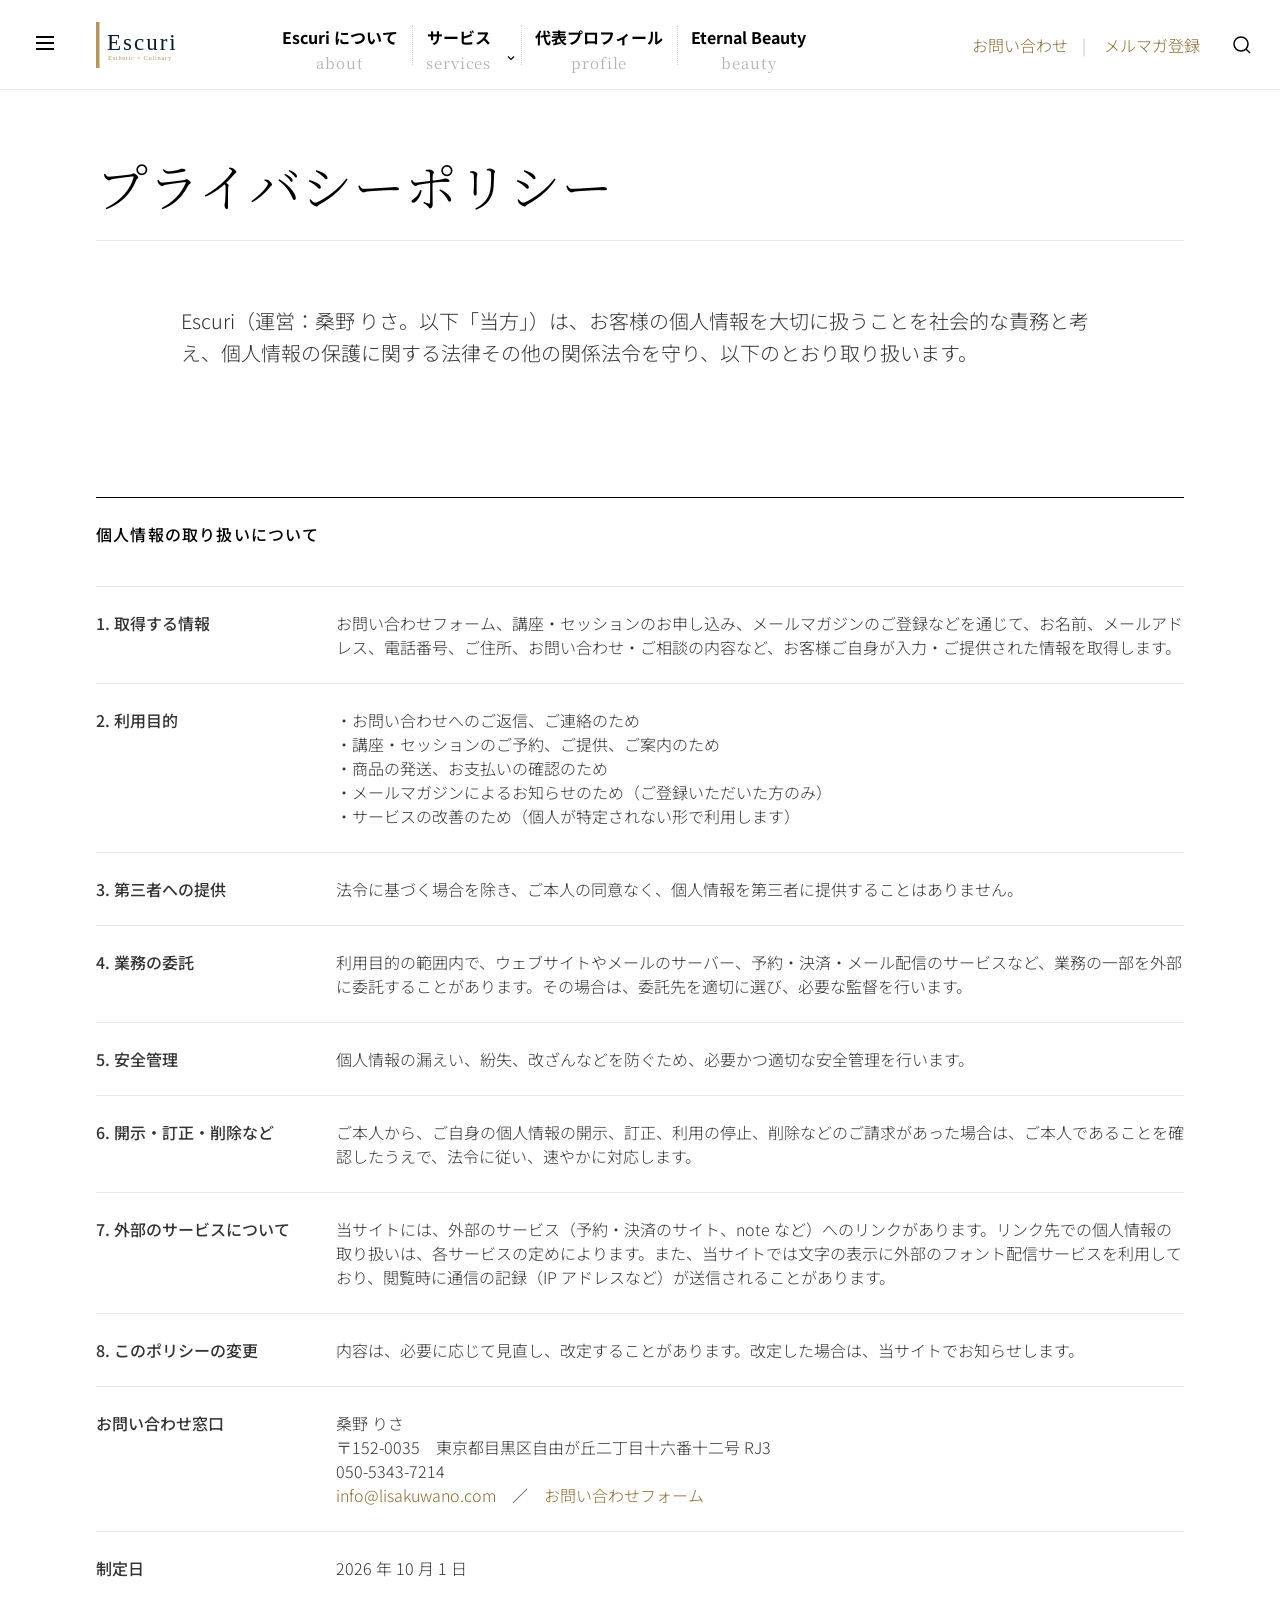
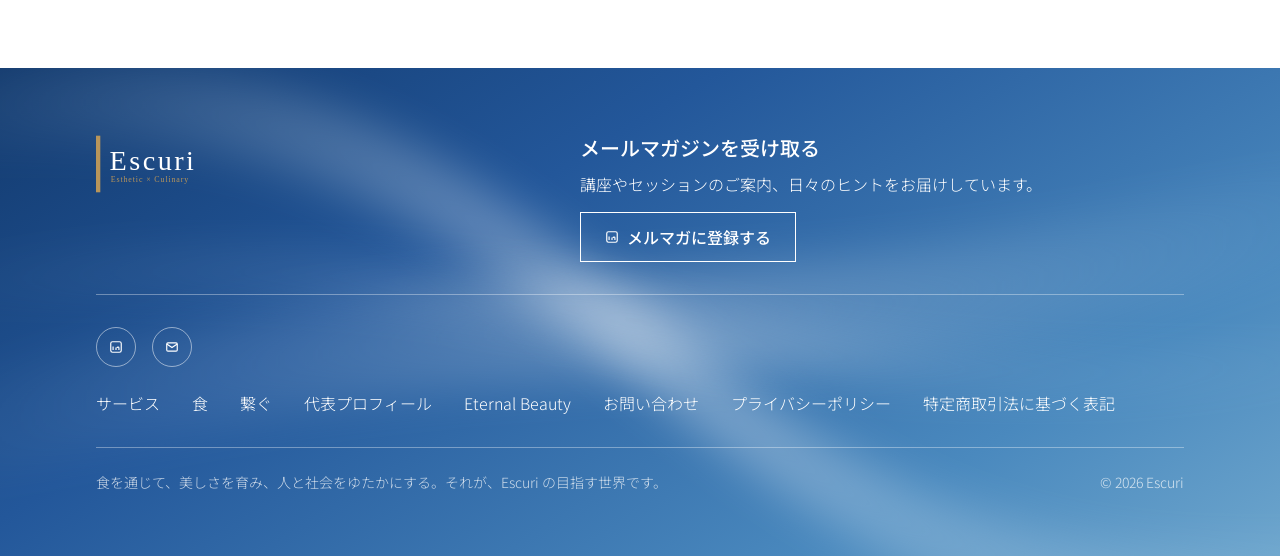
<file: privacy.html>
<!doctype html>
<html lang="ja">
<head>
<meta charset="utf-8">
<meta name="viewport" content="width=device-width, initial-scale=1">
<title>プライバシーポリシー | Escuri</title>
<meta name="description" content="プライバシーポリシー。個人情報の取り扱いについて。">


<meta property="og:type" content="website">
<meta property="og:site_name" content="Escuri">
<meta property="og:title" content="プライバシーポリシー | Escuri">
<meta property="og:description" content="プライバシーポリシー。個人情報の取り扱いについて。">
<meta property="og:url" content="https://lisakuwano.com/privacy.html">
<meta property="og:image" content="https://lisakuwano.com/assets/og.svg">
<meta property="og:locale" content="ja_JP">
<meta name="twitter:card" content="summary_large_image">
<meta name="twitter:title" content="プライバシーポリシー | Escuri">
<meta name="twitter:description" content="プライバシーポリシー。個人情報の取り扱いについて。">
<meta name="twitter:image" content="https://lisakuwano.com/assets/og.svg">
<link rel="icon" href="assets/favicon.svg?v=cf20629c">
<link rel="preconnect" href="https://fonts.googleapis.com"><link rel="preconnect" href="https://fonts.gstatic.com" crossorigin>
<link href="https://fonts.googleapis.com/css2?family=Noto+Sans+JP:wght@300;500;700&family=Noto+Serif+JP:wght@300;500&display=swap" rel="stylesheet">
<link rel="stylesheet" href="style.css?v=1794406481">
</head>
<body>
<a class="skip" href="#main">本文へスキップ</a>
<header class="gh">
  <div class="gh-in">
    <button class="burger" id="burger" aria-label="メニューを開く" data-open="メニューを開く" data-close="メニューを閉じる" aria-expanded="false" aria-controls="drawer"><span class="i-open"><svg width="32" height="32" viewBox="0 0 24 24" fill="none" stroke="currentColor" stroke-width="2.2"><path d="M3 6h18M3 12h18M3 18h18"/></svg></span><span class="i-close"><svg width="30" height="30" viewBox="0 0 24 24" fill="none" stroke="currentColor" stroke-width="2"><path d="M5 5l14 14M19 5L5 19"/></svg></span></button>
    <a class="logo" href="index.html" aria-label="Escuri トップ"><img src="assets/logo-head.svg?v=c30f5ccc" alt="Escuri" width="210" height="104"></a>
    <div class="navwrap">
      <nav aria-label="メインメニュー"><a href="index.html">Escuri について<span class="nav-en">about</span></a><div class="dd"><a href="services.html">サービス<span class="nav-en">services</span></a><button type="button" class="ddb" aria-expanded="false" aria-controls="sub-services" aria-label="サービス のメニュー"><svg width="12" height="12" viewBox="0 0 24 24" fill="none" stroke="currentColor" stroke-width="2.4"><path d="M6 9l6 6 6-6"/></svg></button><div class="sub" id="sub-services"><a href="kitchen.html">食</a><a href="work.html">繋ぐ</a><a href="beauty.html">Eternal Beauty</a></div></div><a href="about.html">代表プロフィール<span class="nav-en">profile</span></a><a href="beauty.html">Eternal Beauty<span class="nav-en">beauty</span></a></nav>
    </div>
    <div class="tools">
      <div class="sign"><a href="contact.html">お問い合わせ</a><b>|</b><a class="btn" href="https://www.reservestock.jp/subscribe/331083" target="_blank" rel="noopener">メルマガ登録</a></div>
      <div class="row">
        <button class="icon" id="searchbtn" aria-label="サイト内検索" aria-expanded="false" aria-controls="search"><svg width="34" height="34" viewBox="0 0 24 24" fill="none" stroke="currentColor" stroke-width="1.5"><circle cx="11" cy="11" r="7"/><path d="M20 20l-4-4"/></svg></button>
        
      </div>
    </div>
  </div>
  <div class="search" id="search" hidden>
    <div class="wrap">
      <label class="sr" for="q">サイト内を検索</label>
      <input id="q" type="search" autocomplete="off" placeholder="キーワードを入力（例：セッション、パン講座）">
      <p class="shint" id="shint" aria-live="polite" data-none="該当するページが見つかりませんでした" data-cnt="{n}件見つかりました"></p>
      <ul class="sres" id="sres"></ul>
    </div>
  </div>
</header>
<div class="mega" id="drawer" hidden>
  <div class="wrap">
    <div class="mgrid"><div class="mcol"><h2>Escuri について</h2><ul><li><a href="index.html#about-escuri">Escuri とは</a></li><li><a href="about.html#greeting">ごあいさつ</a></li><li><a href="about.html">代表プロフィール</a></li><li><a href="work.html#record">実績</a></li></ul></div><div class="mcol"><h2>サービス</h2><ul><li><a href="kitchen.html">食</a></li><li><a href="kitchen.html#license">パン講座とライセンス</a></li><li><a href="work.html">繋ぐ</a></li><li><a href="beauty.html">Eternal Beauty</a></li><li><a href="contact.html#form">お問い合わせ</a></li></ul></div><div class="mcol"><h2>発信</h2><ul><li><a href="https://note.com/eternalbeauty_l" target="_blank" rel="noopener">note</a></li><li><a href="https://www.reservestock.jp/subscribe/331083" target="_blank" rel="noopener">メールマガジン</a></li></ul></div><div class="mcol"><h2>Eternal Beauty</h2><ul><li><a href="beauty.html#purpose">理念</a></li><li><a href="beauty.html#beauty-how">セッション</a></li></ul></div></div>
    <div class="msns"><a href="https://note.com/eternalbeauty_l" target="_blank" rel="noopener"><svg width="14" height="14" viewBox="0 0 24 24" fill="none" stroke="currentColor" stroke-width="2"><rect x="3" y="3" width="18" height="18" rx="3"/><path d="M7 11v6M7 7.5v.01M12 17v-4m5 4v-3.5a1.5 1.5 0 0 0-3 0"/></svg> note</a><a href="contact.html"><svg width="14" height="14" viewBox="0 0 24 24" fill="none" stroke="currentColor" stroke-width="2"><rect x="3" y="5" width="18" height="14" rx="2"/><path d="M3 7l9 6 9-6"/></svg> お問い合わせ</a></div>
  </div>
</div>

<main id="main">
<div class="wrap ptitle"><h1>プライバシーポリシー</h1></div>
<section class="module" id="lead"><div class="wrap onetext"><p>Escuri（運営：桑野 りさ。以下「当方」）は、お客様の個人情報を大切に扱うことを社会的な責務と考え、個人情報の保護に関する法律その他の関係法令を守り、以下のとおり取り扱います。</p></div></section>
<section class="module" id="privacy" aria-labelledby="h-privacy">
  <div class="wrap">
    <h2 class="sec-title border" id="h-privacy">個人情報の取り扱いについて</h2>
    <dl class="codl"><dt>1. 取得する情報</dt><dd>お問い合わせフォーム、講座・セッションのお申し込み、メールマガジンのご登録などを通じて、お名前、メールアドレス、電話番号、ご住所、お問い合わせ・ご相談の内容など、お客様ご自身が入力・ご提供された情報を取得します。</dd><dt>2. 利用目的</dt><dd>・お問い合わせへのご返信、ご連絡のため<br>・講座・セッションのご予約、ご提供、ご案内のため<br>・商品の発送、お支払いの確認のため<br>・メールマガジンによるお知らせのため（ご登録いただいた方のみ）<br>・サービスの改善のため（個人が特定されない形で利用します）</dd><dt>3. 第三者への提供</dt><dd>法令に基づく場合を除き、ご本人の同意なく、個人情報を第三者に提供することはありません。</dd><dt>4. 業務の委託</dt><dd>利用目的の範囲内で、ウェブサイトやメールのサーバー、予約・決済・メール配信のサービスなど、業務の一部を外部に委託することがあります。その場合は、委託先を適切に選び、必要な監督を行います。</dd><dt>5. 安全管理</dt><dd>個人情報の漏えい、紛失、改ざんなどを防ぐため、必要かつ適切な安全管理を行います。</dd><dt>6. 開示・訂正・削除など</dt><dd>ご本人から、ご自身の個人情報の開示、訂正、利用の停止、削除などのご請求があった場合は、ご本人であることを確認したうえで、法令に従い、速やかに対応します。</dd><dt>7. 外部のサービスについて</dt><dd>当サイトには、外部のサービス（予約・決済のサイト、note など）へのリンクがあります。リンク先での個人情報の取り扱いは、各サービスの定めによります。また、当サイトでは文字の表示に外部のフォント配信サービスを利用しており、閲覧時に通信の記録（IP アドレスなど）が送信されることがあります。</dd><dt>8. このポリシーの変更</dt><dd>内容は、必要に応じて見直し、改定することがあります。改定した場合は、当サイトでお知らせします。</dd><dt>お問い合わせ窓口</dt><dd>桑野 りさ<br>〒152-0035　東京都目黒区自由が丘二丁目十六番十二号 RJ3<br>050-5343-7214<br><a href="mailto:info@lisakuwano.com">info@lisakuwano.com</a>　／　<a href="contact.html#form">お問い合わせフォーム</a></dd><dt>制定日</dt><dd>2026 年 10 月 1 日</dd></dl>
  </div>
</section>
</main>
<footer class="gf">
  <div class="wrap">
    <div class="top">
      <a class="logo" href="index.html"><img src="assets/logo.svg?v=bc6866d0" alt="Escuri" loading="lazy"></a>
      <div class="nl">
        <h2 class="nlh">メールマガジンを受け取る</h2>
        <p>講座やセッションのご案内、日々のヒントをお届けしています。</p>
        <a class="linebtn" href="https://www.reservestock.jp/subscribe/331083" target="_blank" rel="noopener"><svg width="14" height="14" viewBox="0 0 24 24" fill="none" stroke="currentColor" stroke-width="2"><rect x="3" y="3" width="18" height="18" rx="3"/><path d="M7 11v6M7 7.5v.01M12 17v-4m5 4v-3.5a1.5 1.5 0 0 0-3 0"/></svg><span>メルマガに登録する</span></a>
      </div>
    </div>
    <div class="mid">
      <div class="sns"><a href="https://note.com/eternalbeauty_l" target="_blank" rel="noopener" aria-label="note"><svg width="14" height="14" viewBox="0 0 24 24" fill="none" stroke="currentColor" stroke-width="2"><rect x="3" y="3" width="18" height="18" rx="3"/><path d="M7 11v6M7 7.5v.01M12 17v-4m5 4v-3.5a1.5 1.5 0 0 0-3 0"/></svg></a><a href="contact.html" aria-label="お問い合わせ"><svg width="14" height="14" viewBox="0 0 24 24" fill="none" stroke="currentColor" stroke-width="2"><rect x="3" y="5" width="18" height="14" rx="2"/><path d="M3 7l9 6 9-6"/></svg></a></div>
      <div class="links"><a href="services.html">サービス</a><a href="kitchen.html">食</a><a href="work.html">繋ぐ</a><a href="about.html">代表プロフィール</a><a href="beauty.html">Eternal Beauty</a><a href="contact.html">お問い合わせ</a><a href="privacy.html">プライバシーポリシー</a><a href="legal.html">特定商取引法に基づく表記</a></div>
    </div>
    <div class="bot"><span>食を通じて、美しさを育み、人と社会をゆたかにする。それが、Escuri の目指す世界です。</span><span>© 2026 Escuri</span></div>
  </div>
</footer>
<script type="application/json" id="sidx">[{"t": "トップ", "d": "年齢を重ねるほど、人生は良くなる。食、美・身体・心。桑野りさ 公式サイト。", "u": "index.html"}, {"t": "お問い合わせ", "d": "Instagram・コミュニティ・お仕事のご依頼", "u": "contact.html"}, {"t": "レシピ 38 本", "d": "", "u": "https://tomiz.com/recipe/pro/search?author=46"}, {"t": "4 日間で 5,472 食", "d": "", "u": "work.html#expo"}, {"t": "800 個を納品", "d": "", "u": "https://www.instagram.com/p/DDGlIHCzzki/"}, {"t": "パンの技術を、仕事にしたい方へ", "d": "動画で学び、ライセンスで仕事にする。自宅教室・マルシェ出店・開業まで。", "u": "kitchen.html"}, {"t": "一緒にカタチにする相手を、探している方へ", "d": "展示会・イベントのプロデュース、商品開発・監修、講座・講演。", "u": "work.html"}, {"t": "自分の人生の真ん中に、自分がいない方へ", "d": "凛とした存在美、しなやかな身体、慈しみのある心。整えた軸から、次の仕事をカタチにするところまで。", "u": "beauty.html"}, {"t": "代表プロフィール", "d": "桑野りさの経歴と実績。企業との商品開発、国際展示会のプロデュース。", "u": "about.html"}, {"t": "ホノルルコーヒー ベーカリー日本チーム", "d": "ハワイ発のコーヒーブランド、ホノルルコーヒーが手がけるベーカリーに、日本チームの一員として参加。パンのレシピ開発を担っています。", "u": "kitchen.html"}, {"t": "国際的な食の展示会", "d": "幕張メッセ・東京ビッグサイトの食の祭典で、トルコのヘーゼルナッツ協会（現在は他団体と統合）の出展を担当。レシピ・商品・写真・試食・デモンストレーション。", "u": "work.html#services"}, {"t": "心と食のレッスン", "d": "東邦大学医療センターでのメンタルケアレッスン。福祉施設でのレジリエンス講座を 2 年間。障がいのある子どもたちとのパンづくり「天使のレシピ」も主宰。", "u": "kitchen.html#care"}, {"t": "パン屋・カフェの開業", "d": "スペルト小麦＆低糖質ベーカリー養成講座から、富山・鹿児島・広島で 4 名がパン屋・カフェを開業。70 歳・初心者から 4 か月で開業した例も。", "u": "kitchen.html#graduates"}, {"t": "Eternal Beauty", "d": "私が、私に還ること。NLP コーチングに基づくセッション、エターナルビューティー講座、LISA_語録、Purity Diary。", "u": "beauty.html"}, {"t": "動き出すかどうかは、意欲ではなく順番で決まる", "d": "本音と向き合い、人生の判断軸を取り戻す。<br>自分を後回しにしない選択から、仕事・収入・人間関係に変化を生み出し、日本 NLP コーチング協会認定コーチとの個別セッションで、自信に満ちた笑顔で暮らせる未来を一緒につくっていきます。", "u": "beauty.html#eternal-beauty"}, {"t": "コーチングセッション", "d": "一対一の対話を 60〜90 分。いまの課題を整理し、次にやることを一緒に見つけていきます。", "u": "contact.html#form"}, {"t": "スタンダード", "d": "月 2 回×3 か月＋チャット相談。考え方を整えることから始め、仕事と収入の方向性を一緒に定めていきます。", "u": "contact.html#form"}, {"t": "プレミアム", "d": "月 2 回×6 か月＋チャット相談＋対面 2 回。整えた考え方が、仕事・収入・人間関係に根づくところまで伴走します。", "u": "contact.html#form"}, {"t": "食", "d": "パン・料理・お菓子の講座と、自宅教室の開講・マルシェ出店・店舗開業までを見据えたライセンス制度。", "u": "kitchen.html"}, {"t": "大事な人に、渡せるパンを", "d": "著書『りさパン 〜しあわせの見つけ方〜』（Kindle）ベストセラー 19 部門 1 位。", "u": "kitchen.html#risapan"}, {"t": "パン・料理・お菓子", "d": "", "u": "kitchen.html#lessons"}, {"t": "つくる", "d": "基礎から、ご家庭で本格的なパンを焼けるまで。", "u": "#license"}, {"t": "教える", "d": "ご自宅でパン教室を開き、講師として収入を得る。", "u": "#license"}, {"t": "届ける", "d": "マルシェなどで販売し、自分の商品を持つ。", "u": "#license"}, {"t": "開く", "d": "店舗の開業を目指す。", "u": "#license"}, {"t": "しあわせのパン習慣 ― 88,000 円", "d": "スペルト小麦×北海道産小麦の 12 種のパン。毎月のレシピと動画、ミックス粉のお届け、月 1 回のオンライン相談会。2027 年 1 月に値上げ予定です。", "u": "https://mosh.jp/products/01911c1e-4a8a-4ad3-9235-6567f6434e38?openExternalBrowser=1"}, {"t": "米粉パン 7 種 ― 88,000 円", "d": "7 種類の米粉パンを、動画でご自宅から学べます。", "u": "contact.html"}, {"t": "米粉パン 7 種", "d": "米粉パン 7 種のレシピを、商用利用できます。教室・販売に。料金は、説明会・個別相談でご案内します。", "u": "contact.html#form"}, {"t": "スペルト小麦 6 種", "d": "スペルト小麦パン 6 種のレシピを、商用利用できます。教室・販売に。料金は、説明会・個別相談でご案内します。", "u": "contact.html#form"}, {"t": "開業プレミアム", "d": "ライセンス＋動画講座＋6 か月の月 1 回オンライン相談会。料金は、説明会・個別相談でご案内します。", "u": "contact.html#form"}, {"t": "70 歳・初心者から 4 か月で", "d": "パン作り初心者から受講し、4 か月でパン屋を開業。", "u": "#graduates"}, {"t": "ママンパン", "d": "", "u": "https://www.instagram.com/rose.maman_pain/"}, {"t": "カフェ＆パン教室", "d": "", "u": "#graduates"}, {"t": "炭火焼き和牛 TONBY'z 65", "d": "店主が講座でパンを学び、いまもお店でパンを出し続けています。LISA が投稿したお店の写真は、Google マップで 8 万回見られました。", "u": "#graduates"}, {"t": "百貨店とマルシェ", "d": "小田急百貨店 シーズンスイーツ（2019 年 9 月 18 日〜24 日／栗のシュトレアン）。<br>世田谷パン祭り（2015 年 10 月・2019 年 10 月の 2 回）。2019 年は、マスカルポーネチーズ カンパーニュがシンボルパ", "u": "kitchen.html#popup"}, {"t": "人を内側から支える仕事", "d": "障害のある方とのパンづくり、大学病院でのメンタルケアレッスン、福祉施設でのレッスン。", "u": "kitchen.html#care"}, {"t": "つくり手の視点で", "d": "レシピの開発、商品の設計、撮影とスタイリング。<br>つくる側の事情が分かるので、売り場に出せる形まで詰める。", "u": "kitchen.html#products"}, {"t": "繋ぐ", "d": "人と企業を結ぶ紹介とコンサルティング。展示会・イベントのプロデュース、商品開発・監修、講座・講演、PR・アンバサダー・モデル。", "u": "work.html"}, {"t": "展示会・イベント", "d": "海外企業・団体の出展をプロデュース。", "u": "contact.html"}, {"t": "商品開発・監修", "d": "企画・開発・監修。", "u": "contact.html"}, {"t": "食・生き方・心のケア", "d": "パン・料理・お菓子、Eternal Beauty の在り方、福祉・医療の現場でのメンタルケアレッスン。", "u": "contact.html"}, {"t": "PR・アンバサダー・モデル", "d": "実際に使い、続けている立場から。", "u": "contact.html"}, {"t": "富澤商店 公式サイト", "d": "「桑野 りさ先生」として掲載。書籍『富澤商店の厳選 100 レシピ お菓子・パン』にも。", "u": "https://tomiz.com/recipe/pro/search?author=46"}, {"t": "企業とのお仕事", "d": "富澤商店、明治おいしい牛乳、ヴィクトリノックス、ボンヌママン、キッチンエイド、池商、リストニア蜂蜜、NTT ドコモ会員冊子ほか（敬称略）。レシピの提供・掲載、商品開発、フードスタイリング。", "u": "work.html#record"}, {"t": "GRILL&BAR うしすけ ヴィーナスフォート店", "d": "店舗向けに商品を開発し、納品。", "u": "work.html#record"}, {"t": "貝印との商品開発", "d": "ハート型・星型の食パン型を開発。商談用に栗のパウンドケーキ 100 本、800 個を納品。", "u": "https://www.instagram.com/p/DDGlIHCzzki/"}, {"t": "注目の料理教室に掲載", "d": "貝印の公式サイト Kai House Club の「注目の料理教室」特集に、Bread Salon Lisa を掲載（2022 年 1 月）。", "u": "https://www.kaihouse.jp/cookingclass-kuwanorisa1/"}, {"t": "あこ酵母ご利用のパン教室", "d": "有限会社あこ天然酵母の公式サイトの「あこ酵母ご利用のパン教室」一覧に、Bread Salon Lisa（大田区）として掲載。", "u": "https://www.ako-tennenkoubo.com/20210430150526"}, {"t": "ル・コルドン・ブルー パリ校", "d": "「La Boulangerie Traditionnelle」修了。あこ庵で研修。", "u": "work.html#record"}, {"t": "協会・施設での講座", "d": "日本パンコーディネーター協会、大田文化の森、日本Flour協会ほかで登壇。", "u": "work.html#record"}, {"t": "りさパン〜しあわせの見つけ方〜", "d": "Kindle ベストセラー 19 部門 1 位。", "u": "https://www.amazon.co.jp/dp/B09PTBQSJS"}, {"t": "あなたが奇跡を起こす本", "d": "5 人の女性起業家による共著。Kindle 6 部門 1 位。", "u": "https://www.amazon.co.jp/dp/B0C9HZ3NXK"}, {"t": "国際的な食の展示会", "d": "FABEX 2017（東京ビッグサイト）、FOODEX JAPAN 2017（幕張メッセ・第 42 回 国際食品・飲料展）、パティスリー＆ブーランジェリージャパン 2015・2016。レシピ開発とフードスタイリングを担当。", "u": "work.html#expo"}, {"t": "4 日間で 5,472 食", "d": "ピザ 1,800 食・ブラウニー 1,872 食・マドレーヌ 1,800 食。段ボール 19 箱分。", "u": "work.html#expo"}, {"t": "十勝毎日新聞", "d": "「味深いスペルト小麦」（東京圏 NOW）。Bread Salon Lisa を紹介していただきました。", "u": "assets/photo/real/press-tokachi-2021.jpg"}, {"t": "『ELLE à table』no.72", "d": "「センス自慢の料理家File」ページに掲載していただきました。ハムのムースを入れた器は花材屋さんで一目惚れしたもの。バレンタインデーを意識して女子力アップのハート型にしてみました。", "u": "assets/photo/real/press-elle-atable-72.jpg"}, {"t": "『SALUS』", "d": "「沿線街さんぽ 蓮沼・矢口渡」で、Bread Salon Lisa を「国産小麦に自家製酵母　厳選素材で作るシンプルなパン」と紹介していただきました。", "u": "assets/photo/real/press-salus-2022-08.jpg"}, {"t": "百貨店とマルシェ", "d": "小田急百貨店 秋のシーズンスイーツ（2019 年 9 月 18〜24 日）。世田谷パン祭り（2015 年 10 月・2019 年 10 月の 2 回。2019 年はマスカルポーネチーズ カンパーニュがシンボルパンに選定）。ハウスクエア横浜 ワンワンフェスティバル（2018 年・2019 年）。", "u": "kitchen.html#popup"}, {"t": "パン職人と、約 5 年間", "d": "パン職人の志賀勝栄氏とともに「志賀Labo」を立ち上げ、約 5 年間にわたり講習会を主催。<br>毎回、全国からパンに携わる方が集まった。<br><br>教える側ではなく、学ぶ場をつくる側に立った。", "u": "work.html#shigalabo"}, {"t": "企業の冊子を、一冊まるごと", "d": "北海道ソラサンフーズのメニュー＆レシピブックを制作。<br>北海道フライド野菜と、北海道産キャラメルソース＆ペーストで作るパンとお菓子 26 品。<br>レシピの開発から、撮影、誌面の構成までを担当。", "u": "work.html#recipebook"}, {"t": "サービス", "d": "パンの講座とライセンス。人と企業を繋ぐ。Eternal Beauty のセッション。", "u": "services.html"}, {"t": "パンの技術を、仕事にする", "d": "スペルト小麦と低糖質のパン。動画講座とライセンスで、教室・マルシェ・開業まで。", "u": "kitchen.html"}, {"t": "人と企業を、結ぶ", "d": "展示会・イベントのプロデュース、商品開発・監修、講座・講演。", "u": "work.html"}, {"t": "美・身体・心を、整える", "d": "凛とした存在美、しなやかな身体、慈しみのある心。NLP コーチングに基づくセッション。", "u": "beauty.html"}, {"t": "プライバシーポリシー", "d": "プライバシーポリシー。個人情報の取り扱いについて。", "u": "privacy.html"}, {"t": "特定商取引法に基づく表記", "d": "特定商取引法に基づく表記。", "u": "legal.html"}, {"t": "お問い合わせ", "d": "お問い合わせ。セッション・講座のご相談、お仕事のご依頼。", "u": "contact.html"}]</script>
<script src="site.js?v=1794406481"></script>
</body>
</html>
</file>
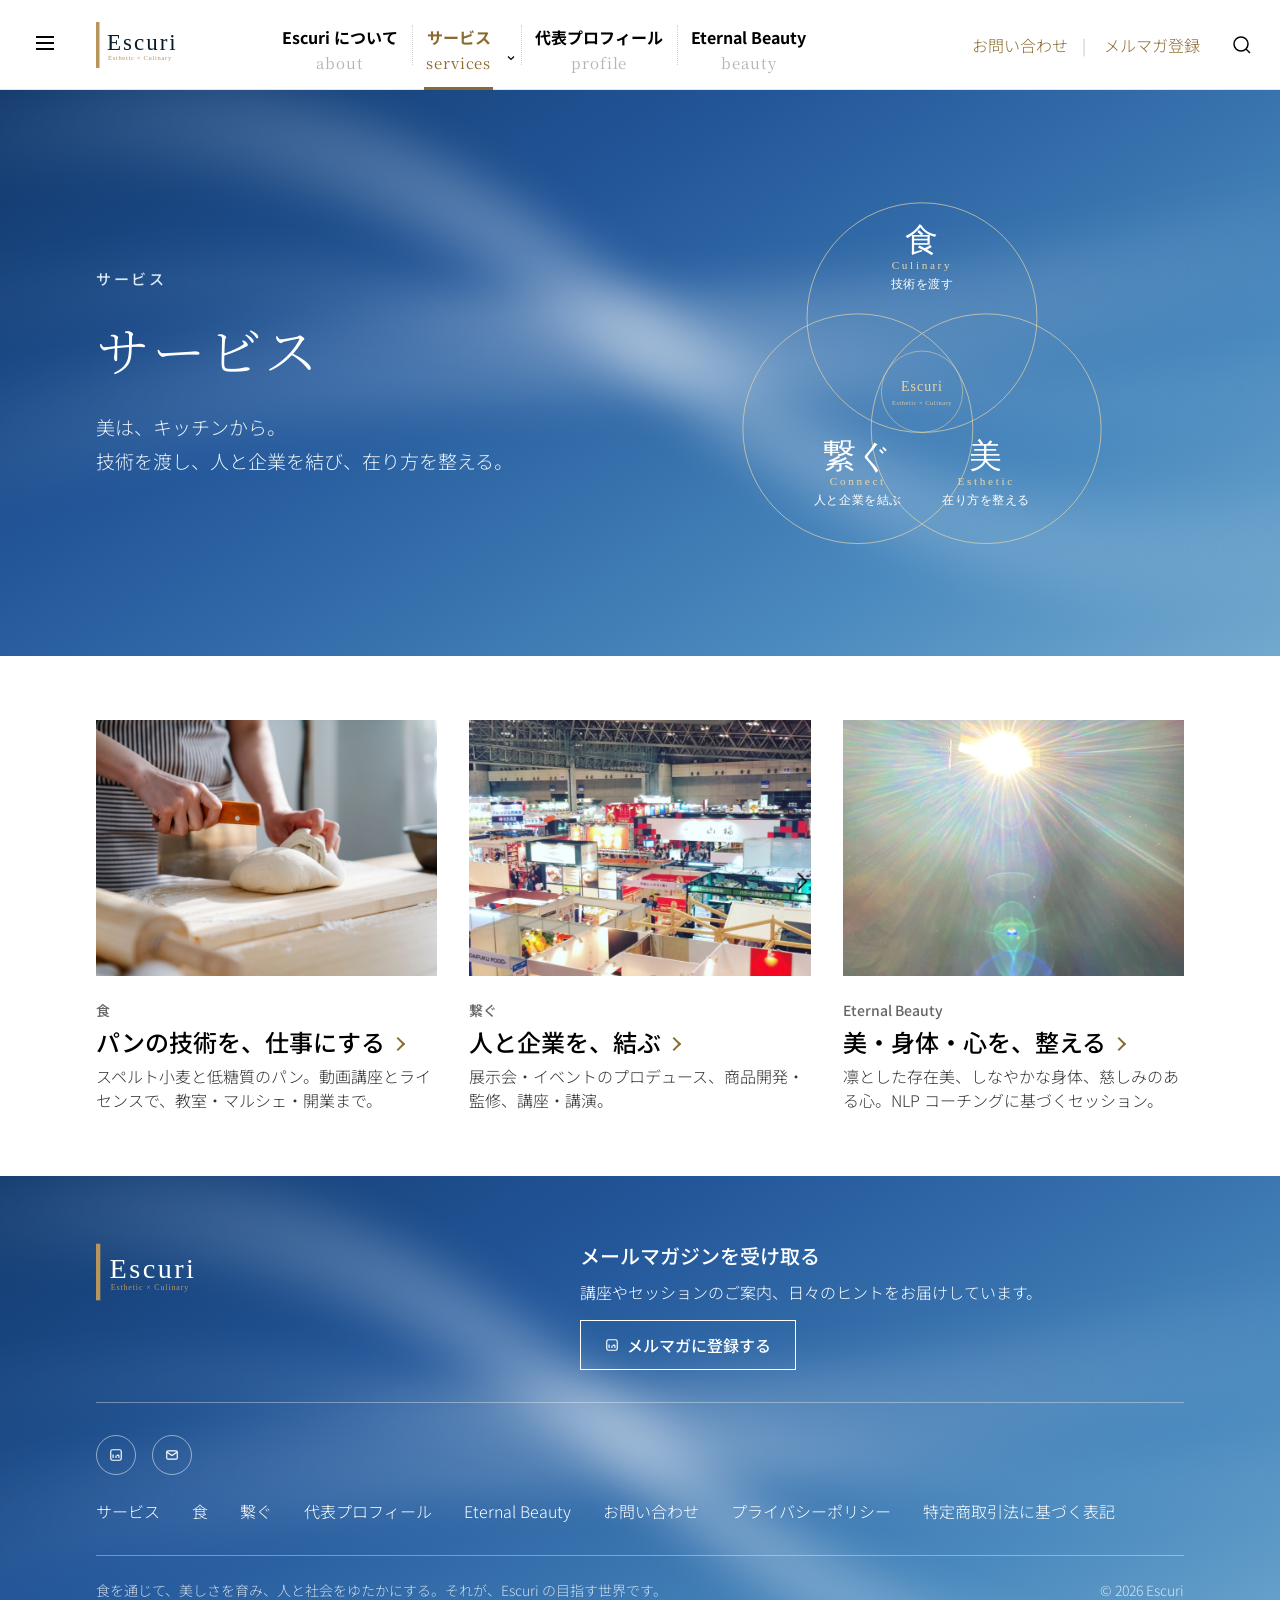
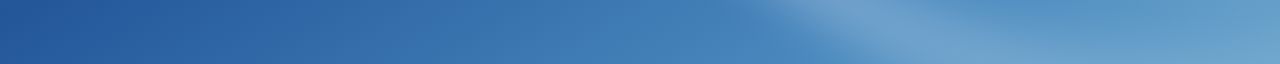
<file: services.html>
<!doctype html>
<html lang="ja">
<head>
<meta charset="utf-8">
<meta name="viewport" content="width=device-width, initial-scale=1">
<title>サービス | Escuri</title>
<meta name="description" content="パンの講座とライセンス。人と企業を繋ぐ。Eternal Beauty のセッション。">


<meta property="og:type" content="website">
<meta property="og:site_name" content="Escuri">
<meta property="og:title" content="サービス | Escuri">
<meta property="og:description" content="パンの講座とライセンス。人と企業を繋ぐ。Eternal Beauty のセッション。">
<meta property="og:url" content="https://lisakuwano.com/services.html">
<meta property="og:image" content="https://lisakuwano.com/assets/og.svg">
<meta property="og:locale" content="ja_JP">
<meta name="twitter:card" content="summary_large_image">
<meta name="twitter:title" content="サービス | Escuri">
<meta name="twitter:description" content="パンの講座とライセンス。人と企業を繋ぐ。Eternal Beauty のセッション。">
<meta name="twitter:image" content="https://lisakuwano.com/assets/og.svg">
<link rel="icon" href="assets/favicon.svg?v=cf20629c">
<link rel="preconnect" href="https://fonts.googleapis.com"><link rel="preconnect" href="https://fonts.gstatic.com" crossorigin>
<link href="https://fonts.googleapis.com/css2?family=Noto+Sans+JP:wght@300;500;700&family=Noto+Serif+JP:wght@300;500&display=swap" rel="stylesheet">
<link rel="stylesheet" href="style.css?v=1794406481">
</head>
<body>
<a class="skip" href="#main">本文へスキップ</a>
<header class="gh">
  <div class="gh-in">
    <button class="burger" id="burger" aria-label="メニューを開く" data-open="メニューを開く" data-close="メニューを閉じる" aria-expanded="false" aria-controls="drawer"><span class="i-open"><svg width="32" height="32" viewBox="0 0 24 24" fill="none" stroke="currentColor" stroke-width="2.2"><path d="M3 6h18M3 12h18M3 18h18"/></svg></span><span class="i-close"><svg width="30" height="30" viewBox="0 0 24 24" fill="none" stroke="currentColor" stroke-width="2"><path d="M5 5l14 14M19 5L5 19"/></svg></span></button>
    <a class="logo" href="index.html" aria-label="Escuri トップ"><img src="assets/logo-head.svg?v=c30f5ccc" alt="Escuri" width="210" height="104"></a>
    <div class="navwrap">
      <nav aria-label="メインメニュー"><a href="index.html">Escuri について<span class="nav-en">about</span></a><div class="dd"><a href="services.html" class="on" aria-current="page">サービス<span class="nav-en">services</span></a><button type="button" class="ddb" aria-expanded="false" aria-controls="sub-services" aria-label="サービス のメニュー"><svg width="12" height="12" viewBox="0 0 24 24" fill="none" stroke="currentColor" stroke-width="2.4"><path d="M6 9l6 6 6-6"/></svg></button><div class="sub" id="sub-services"><a href="kitchen.html">食</a><a href="work.html">繋ぐ</a><a href="beauty.html">Eternal Beauty</a></div></div><a href="about.html">代表プロフィール<span class="nav-en">profile</span></a><a href="beauty.html">Eternal Beauty<span class="nav-en">beauty</span></a></nav>
    </div>
    <div class="tools">
      <div class="sign"><a href="contact.html">お問い合わせ</a><b>|</b><a class="btn" href="https://www.reservestock.jp/subscribe/331083" target="_blank" rel="noopener">メルマガ登録</a></div>
      <div class="row">
        <button class="icon" id="searchbtn" aria-label="サイト内検索" aria-expanded="false" aria-controls="search"><svg width="34" height="34" viewBox="0 0 24 24" fill="none" stroke="currentColor" stroke-width="1.5"><circle cx="11" cy="11" r="7"/><path d="M20 20l-4-4"/></svg></button>
        
      </div>
    </div>
  </div>
  <div class="search" id="search" hidden>
    <div class="wrap">
      <label class="sr" for="q">サイト内を検索</label>
      <input id="q" type="search" autocomplete="off" placeholder="キーワードを入力（例：セッション、パン講座）">
      <p class="shint" id="shint" aria-live="polite" data-none="該当するページが見つかりませんでした" data-cnt="{n}件見つかりました"></p>
      <ul class="sres" id="sres"></ul>
    </div>
  </div>
</header>
<div class="mega" id="drawer" hidden>
  <div class="wrap">
    <div class="mgrid"><div class="mcol"><h2>Escuri について</h2><ul><li><a href="index.html#about-escuri">Escuri とは</a></li><li><a href="about.html#greeting">ごあいさつ</a></li><li><a href="about.html">代表プロフィール</a></li><li><a href="work.html#record">実績</a></li></ul></div><div class="mcol"><h2>サービス</h2><ul><li><a href="kitchen.html">食</a></li><li><a href="kitchen.html#license">パン講座とライセンス</a></li><li><a href="work.html">繋ぐ</a></li><li><a href="beauty.html">Eternal Beauty</a></li><li><a href="contact.html#form">お問い合わせ</a></li></ul></div><div class="mcol"><h2>発信</h2><ul><li><a href="https://note.com/eternalbeauty_l" target="_blank" rel="noopener">note</a></li><li><a href="https://www.reservestock.jp/subscribe/331083" target="_blank" rel="noopener">メールマガジン</a></li></ul></div><div class="mcol"><h2>Eternal Beauty</h2><ul><li><a href="beauty.html#purpose">理念</a></li><li><a href="beauty.html#beauty-how">セッション</a></li></ul></div></div>
    <div class="msns"><a href="https://note.com/eternalbeauty_l" target="_blank" rel="noopener"><svg width="14" height="14" viewBox="0 0 24 24" fill="none" stroke="currentColor" stroke-width="2"><rect x="3" y="3" width="18" height="18" rx="3"/><path d="M7 11v6M7 7.5v.01M12 17v-4m5 4v-3.5a1.5 1.5 0 0 0-3 0"/></svg> note</a><a href="contact.html"><svg width="14" height="14" viewBox="0 0 24 24" fill="none" stroke="currentColor" stroke-width="2"><rect x="3" y="5" width="18" height="14" rx="2"/><path d="M3 7l9 6 9-6"/></svg> お問い合わせ</a></div>
  </div>
</div>

<main id="main">
<section class="bandfig" id="svc-hero" aria-labelledby="h-svc-hero">
  <img class="bf-bg" src="assets/art/silk-4.svg?v=74292ebe" alt="">
  <div class="bf-in">
    <div class="bf-tx">
      <div class="eyebrow">サービス</div>
      <h2 class="bf-h" id="h-svc-hero">サービス</h2>
      <p class="bf-lead">美は、キッチンから。<br>技術を渡し、人と企業を結び、在り方を整える。</p>
    </div>
    <div class="bf-fig"><img src="assets/art/services.svg?v=7b472859" alt="食・繋ぐ・美の三つの円が重なり、中心に Escuri" loading="lazy"></div>
  </div>
</section>
<section class="module" id="menu" aria-labelledby="h-menu">
  <div class="wrap">
    
    <div class="grid g3"><article class="item book hover">
  <a class="im cover" href="kitchen.html" tabindex="-1" aria-hidden="true"><img src="assets/photo/px-7966378.jpg?v=655ab56a" alt="" loading="lazy"></a>
  <div class="body"><div class="eyebrow">食</div><h3 class="h5"><a class="chev" href="kitchen.html">パンの技術を、仕事にする</a></h3><p class="d">スペルト小麦と低糖質のパン。動画講座とライセンスで、教室・マルシェ・開業まで。</p></div>
</article><article class="item book hover">
  <a class="im cover" href="work.html" tabindex="-1" aria-hidden="true"><img src="assets/photo/real/expo-hall.jpg?v=b062855a" alt="" loading="lazy"></a>
  <div class="body"><div class="eyebrow">繋ぐ</div><h3 class="h5"><a class="chev" href="work.html">人と企業を、結ぶ</a></h3><p class="d">展示会・イベントのプロデュース、商品開発・監修、講座・講演。</p></div>
</article><article class="item book hover">
  <a class="im cover" href="beauty.html" tabindex="-1" aria-hidden="true"><img src="assets/photo/real/light.jpg?v=84e465f0" alt="" loading="lazy"></a>
  <div class="body"><div class="eyebrow">Eternal Beauty</div><h3 class="h5"><a class="chev" href="beauty.html">美・身体・心を、整える</a></h3><p class="d">凛とした存在美、しなやかな身体、慈しみのある心。NLP コーチングに基づくセッション。</p></div>
</article></div>
    
  </div>
</section>
</main>
<footer class="gf">
  <div class="wrap">
    <div class="top">
      <a class="logo" href="index.html"><img src="assets/logo.svg?v=bc6866d0" alt="Escuri" loading="lazy"></a>
      <div class="nl">
        <h2 class="nlh">メールマガジンを受け取る</h2>
        <p>講座やセッションのご案内、日々のヒントをお届けしています。</p>
        <a class="linebtn" href="https://www.reservestock.jp/subscribe/331083" target="_blank" rel="noopener"><svg width="14" height="14" viewBox="0 0 24 24" fill="none" stroke="currentColor" stroke-width="2"><rect x="3" y="3" width="18" height="18" rx="3"/><path d="M7 11v6M7 7.5v.01M12 17v-4m5 4v-3.5a1.5 1.5 0 0 0-3 0"/></svg><span>メルマガに登録する</span></a>
      </div>
    </div>
    <div class="mid">
      <div class="sns"><a href="https://note.com/eternalbeauty_l" target="_blank" rel="noopener" aria-label="note"><svg width="14" height="14" viewBox="0 0 24 24" fill="none" stroke="currentColor" stroke-width="2"><rect x="3" y="3" width="18" height="18" rx="3"/><path d="M7 11v6M7 7.5v.01M12 17v-4m5 4v-3.5a1.5 1.5 0 0 0-3 0"/></svg></a><a href="contact.html" aria-label="お問い合わせ"><svg width="14" height="14" viewBox="0 0 24 24" fill="none" stroke="currentColor" stroke-width="2"><rect x="3" y="5" width="18" height="14" rx="2"/><path d="M3 7l9 6 9-6"/></svg></a></div>
      <div class="links"><a href="services.html">サービス</a><a href="kitchen.html">食</a><a href="work.html">繋ぐ</a><a href="about.html">代表プロフィール</a><a href="beauty.html">Eternal Beauty</a><a href="contact.html">お問い合わせ</a><a href="privacy.html">プライバシーポリシー</a><a href="legal.html">特定商取引法に基づく表記</a></div>
    </div>
    <div class="bot"><span>食を通じて、美しさを育み、人と社会をゆたかにする。それが、Escuri の目指す世界です。</span><span>© 2026 Escuri</span></div>
  </div>
</footer>
<script type="application/json" id="sidx">[{"t": "トップ", "d": "年齢を重ねるほど、人生は良くなる。食、美・身体・心。桑野りさ 公式サイト。", "u": "index.html"}, {"t": "お問い合わせ", "d": "Instagram・コミュニティ・お仕事のご依頼", "u": "contact.html"}, {"t": "レシピ 38 本", "d": "", "u": "https://tomiz.com/recipe/pro/search?author=46"}, {"t": "4 日間で 5,472 食", "d": "", "u": "work.html#expo"}, {"t": "800 個を納品", "d": "", "u": "https://www.instagram.com/p/DDGlIHCzzki/"}, {"t": "パンの技術を、仕事にしたい方へ", "d": "動画で学び、ライセンスで仕事にする。自宅教室・マルシェ出店・開業まで。", "u": "kitchen.html"}, {"t": "一緒にカタチにする相手を、探している方へ", "d": "展示会・イベントのプロデュース、商品開発・監修、講座・講演。", "u": "work.html"}, {"t": "自分の人生の真ん中に、自分がいない方へ", "d": "凛とした存在美、しなやかな身体、慈しみのある心。整えた軸から、次の仕事をカタチにするところまで。", "u": "beauty.html"}, {"t": "代表プロフィール", "d": "桑野りさの経歴と実績。企業との商品開発、国際展示会のプロデュース。", "u": "about.html"}, {"t": "ホノルルコーヒー ベーカリー日本チーム", "d": "ハワイ発のコーヒーブランド、ホノルルコーヒーが手がけるベーカリーに、日本チームの一員として参加。パンのレシピ開発を担っています。", "u": "kitchen.html"}, {"t": "国際的な食の展示会", "d": "幕張メッセ・東京ビッグサイトの食の祭典で、トルコのヘーゼルナッツ協会（現在は他団体と統合）の出展を担当。レシピ・商品・写真・試食・デモンストレーション。", "u": "work.html#services"}, {"t": "心と食のレッスン", "d": "東邦大学医療センターでのメンタルケアレッスン。福祉施設でのレジリエンス講座を 2 年間。障がいのある子どもたちとのパンづくり「天使のレシピ」も主宰。", "u": "kitchen.html#care"}, {"t": "パン屋・カフェの開業", "d": "スペルト小麦＆低糖質ベーカリー養成講座から、富山・鹿児島・広島で 4 名がパン屋・カフェを開業。70 歳・初心者から 4 か月で開業した例も。", "u": "kitchen.html#graduates"}, {"t": "Eternal Beauty", "d": "私が、私に還ること。NLP コーチングに基づくセッション、エターナルビューティー講座、LISA_語録、Purity Diary。", "u": "beauty.html"}, {"t": "動き出すかどうかは、意欲ではなく順番で決まる", "d": "本音と向き合い、人生の判断軸を取り戻す。<br>自分を後回しにしない選択から、仕事・収入・人間関係に変化を生み出し、日本 NLP コーチング協会認定コーチとの個別セッションで、自信に満ちた笑顔で暮らせる未来を一緒につくっていきます。", "u": "beauty.html#eternal-beauty"}, {"t": "コーチングセッション", "d": "一対一の対話を 60〜90 分。いまの課題を整理し、次にやることを一緒に見つけていきます。", "u": "contact.html#form"}, {"t": "スタンダード", "d": "月 2 回×3 か月＋チャット相談。考え方を整えることから始め、仕事と収入の方向性を一緒に定めていきます。", "u": "contact.html#form"}, {"t": "プレミアム", "d": "月 2 回×6 か月＋チャット相談＋対面 2 回。整えた考え方が、仕事・収入・人間関係に根づくところまで伴走します。", "u": "contact.html#form"}, {"t": "食", "d": "パン・料理・お菓子の講座と、自宅教室の開講・マルシェ出店・店舗開業までを見据えたライセンス制度。", "u": "kitchen.html"}, {"t": "大事な人に、渡せるパンを", "d": "著書『りさパン 〜しあわせの見つけ方〜』（Kindle）ベストセラー 19 部門 1 位。", "u": "kitchen.html#risapan"}, {"t": "パン・料理・お菓子", "d": "", "u": "kitchen.html#lessons"}, {"t": "つくる", "d": "基礎から、ご家庭で本格的なパンを焼けるまで。", "u": "#license"}, {"t": "教える", "d": "ご自宅でパン教室を開き、講師として収入を得る。", "u": "#license"}, {"t": "届ける", "d": "マルシェなどで販売し、自分の商品を持つ。", "u": "#license"}, {"t": "開く", "d": "店舗の開業を目指す。", "u": "#license"}, {"t": "しあわせのパン習慣 ― 88,000 円", "d": "スペルト小麦×北海道産小麦の 12 種のパン。毎月のレシピと動画、ミックス粉のお届け、月 1 回のオンライン相談会。2027 年 1 月に値上げ予定です。", "u": "https://mosh.jp/products/01911c1e-4a8a-4ad3-9235-6567f6434e38?openExternalBrowser=1"}, {"t": "米粉パン 7 種 ― 88,000 円", "d": "7 種類の米粉パンを、動画でご自宅から学べます。", "u": "contact.html"}, {"t": "米粉パン 7 種", "d": "米粉パン 7 種のレシピを、商用利用できます。教室・販売に。料金は、説明会・個別相談でご案内します。", "u": "contact.html#form"}, {"t": "スペルト小麦 6 種", "d": "スペルト小麦パン 6 種のレシピを、商用利用できます。教室・販売に。料金は、説明会・個別相談でご案内します。", "u": "contact.html#form"}, {"t": "開業プレミアム", "d": "ライセンス＋動画講座＋6 か月の月 1 回オンライン相談会。料金は、説明会・個別相談でご案内します。", "u": "contact.html#form"}, {"t": "70 歳・初心者から 4 か月で", "d": "パン作り初心者から受講し、4 か月でパン屋を開業。", "u": "#graduates"}, {"t": "ママンパン", "d": "", "u": "https://www.instagram.com/rose.maman_pain/"}, {"t": "カフェ＆パン教室", "d": "", "u": "#graduates"}, {"t": "炭火焼き和牛 TONBY'z 65", "d": "店主が講座でパンを学び、いまもお店でパンを出し続けています。LISA が投稿したお店の写真は、Google マップで 8 万回見られました。", "u": "#graduates"}, {"t": "百貨店とマルシェ", "d": "小田急百貨店 シーズンスイーツ（2019 年 9 月 18 日〜24 日／栗のシュトレアン）。<br>世田谷パン祭り（2015 年 10 月・2019 年 10 月の 2 回）。2019 年は、マスカルポーネチーズ カンパーニュがシンボルパ", "u": "kitchen.html#popup"}, {"t": "人を内側から支える仕事", "d": "障害のある方とのパンづくり、大学病院でのメンタルケアレッスン、福祉施設でのレッスン。", "u": "kitchen.html#care"}, {"t": "つくり手の視点で", "d": "レシピの開発、商品の設計、撮影とスタイリング。<br>つくる側の事情が分かるので、売り場に出せる形まで詰める。", "u": "kitchen.html#products"}, {"t": "繋ぐ", "d": "人と企業を結ぶ紹介とコンサルティング。展示会・イベントのプロデュース、商品開発・監修、講座・講演、PR・アンバサダー・モデル。", "u": "work.html"}, {"t": "展示会・イベント", "d": "海外企業・団体の出展をプロデュース。", "u": "contact.html"}, {"t": "商品開発・監修", "d": "企画・開発・監修。", "u": "contact.html"}, {"t": "食・生き方・心のケア", "d": "パン・料理・お菓子、Eternal Beauty の在り方、福祉・医療の現場でのメンタルケアレッスン。", "u": "contact.html"}, {"t": "PR・アンバサダー・モデル", "d": "実際に使い、続けている立場から。", "u": "contact.html"}, {"t": "富澤商店 公式サイト", "d": "「桑野 りさ先生」として掲載。書籍『富澤商店の厳選 100 レシピ お菓子・パン』にも。", "u": "https://tomiz.com/recipe/pro/search?author=46"}, {"t": "企業とのお仕事", "d": "富澤商店、明治おいしい牛乳、ヴィクトリノックス、ボンヌママン、キッチンエイド、池商、リストニア蜂蜜、NTT ドコモ会員冊子ほか（敬称略）。レシピの提供・掲載、商品開発、フードスタイリング。", "u": "work.html#record"}, {"t": "GRILL&BAR うしすけ ヴィーナスフォート店", "d": "店舗向けに商品を開発し、納品。", "u": "work.html#record"}, {"t": "貝印との商品開発", "d": "ハート型・星型の食パン型を開発。商談用に栗のパウンドケーキ 100 本、800 個を納品。", "u": "https://www.instagram.com/p/DDGlIHCzzki/"}, {"t": "注目の料理教室に掲載", "d": "貝印の公式サイト Kai House Club の「注目の料理教室」特集に、Bread Salon Lisa を掲載（2022 年 1 月）。", "u": "https://www.kaihouse.jp/cookingclass-kuwanorisa1/"}, {"t": "あこ酵母ご利用のパン教室", "d": "有限会社あこ天然酵母の公式サイトの「あこ酵母ご利用のパン教室」一覧に、Bread Salon Lisa（大田区）として掲載。", "u": "https://www.ako-tennenkoubo.com/20210430150526"}, {"t": "ル・コルドン・ブルー パリ校", "d": "「La Boulangerie Traditionnelle」修了。あこ庵で研修。", "u": "work.html#record"}, {"t": "協会・施設での講座", "d": "日本パンコーディネーター協会、大田文化の森、日本Flour協会ほかで登壇。", "u": "work.html#record"}, {"t": "りさパン〜しあわせの見つけ方〜", "d": "Kindle ベストセラー 19 部門 1 位。", "u": "https://www.amazon.co.jp/dp/B09PTBQSJS"}, {"t": "あなたが奇跡を起こす本", "d": "5 人の女性起業家による共著。Kindle 6 部門 1 位。", "u": "https://www.amazon.co.jp/dp/B0C9HZ3NXK"}, {"t": "国際的な食の展示会", "d": "FABEX 2017（東京ビッグサイト）、FOODEX JAPAN 2017（幕張メッセ・第 42 回 国際食品・飲料展）、パティスリー＆ブーランジェリージャパン 2015・2016。レシピ開発とフードスタイリングを担当。", "u": "work.html#expo"}, {"t": "4 日間で 5,472 食", "d": "ピザ 1,800 食・ブラウニー 1,872 食・マドレーヌ 1,800 食。段ボール 19 箱分。", "u": "work.html#expo"}, {"t": "十勝毎日新聞", "d": "「味深いスペルト小麦」（東京圏 NOW）。Bread Salon Lisa を紹介していただきました。", "u": "assets/photo/real/press-tokachi-2021.jpg"}, {"t": "『ELLE à table』no.72", "d": "「センス自慢の料理家File」ページに掲載していただきました。ハムのムースを入れた器は花材屋さんで一目惚れしたもの。バレンタインデーを意識して女子力アップのハート型にしてみました。", "u": "assets/photo/real/press-elle-atable-72.jpg"}, {"t": "『SALUS』", "d": "「沿線街さんぽ 蓮沼・矢口渡」で、Bread Salon Lisa を「国産小麦に自家製酵母　厳選素材で作るシンプルなパン」と紹介していただきました。", "u": "assets/photo/real/press-salus-2022-08.jpg"}, {"t": "百貨店とマルシェ", "d": "小田急百貨店 秋のシーズンスイーツ（2019 年 9 月 18〜24 日）。世田谷パン祭り（2015 年 10 月・2019 年 10 月の 2 回。2019 年はマスカルポーネチーズ カンパーニュがシンボルパンに選定）。ハウスクエア横浜 ワンワンフェスティバル（2018 年・2019 年）。", "u": "kitchen.html#popup"}, {"t": "パン職人と、約 5 年間", "d": "パン職人の志賀勝栄氏とともに「志賀Labo」を立ち上げ、約 5 年間にわたり講習会を主催。<br>毎回、全国からパンに携わる方が集まった。<br><br>教える側ではなく、学ぶ場をつくる側に立った。", "u": "work.html#shigalabo"}, {"t": "企業の冊子を、一冊まるごと", "d": "北海道ソラサンフーズのメニュー＆レシピブックを制作。<br>北海道フライド野菜と、北海道産キャラメルソース＆ペーストで作るパンとお菓子 26 品。<br>レシピの開発から、撮影、誌面の構成までを担当。", "u": "work.html#recipebook"}, {"t": "サービス", "d": "パンの講座とライセンス。人と企業を繋ぐ。Eternal Beauty のセッション。", "u": "services.html"}, {"t": "パンの技術を、仕事にする", "d": "スペルト小麦と低糖質のパン。動画講座とライセンスで、教室・マルシェ・開業まで。", "u": "kitchen.html"}, {"t": "人と企業を、結ぶ", "d": "展示会・イベントのプロデュース、商品開発・監修、講座・講演。", "u": "work.html"}, {"t": "美・身体・心を、整える", "d": "凛とした存在美、しなやかな身体、慈しみのある心。NLP コーチングに基づくセッション。", "u": "beauty.html"}, {"t": "プライバシーポリシー", "d": "プライバシーポリシー。個人情報の取り扱いについて。", "u": "privacy.html"}, {"t": "特定商取引法に基づく表記", "d": "特定商取引法に基づく表記。", "u": "legal.html"}, {"t": "お問い合わせ", "d": "お問い合わせ。セッション・講座のご相談、お仕事のご依頼。", "u": "contact.html"}]</script>
<script src="site.js?v=1794406481"></script>
</body>
</html>
</file>
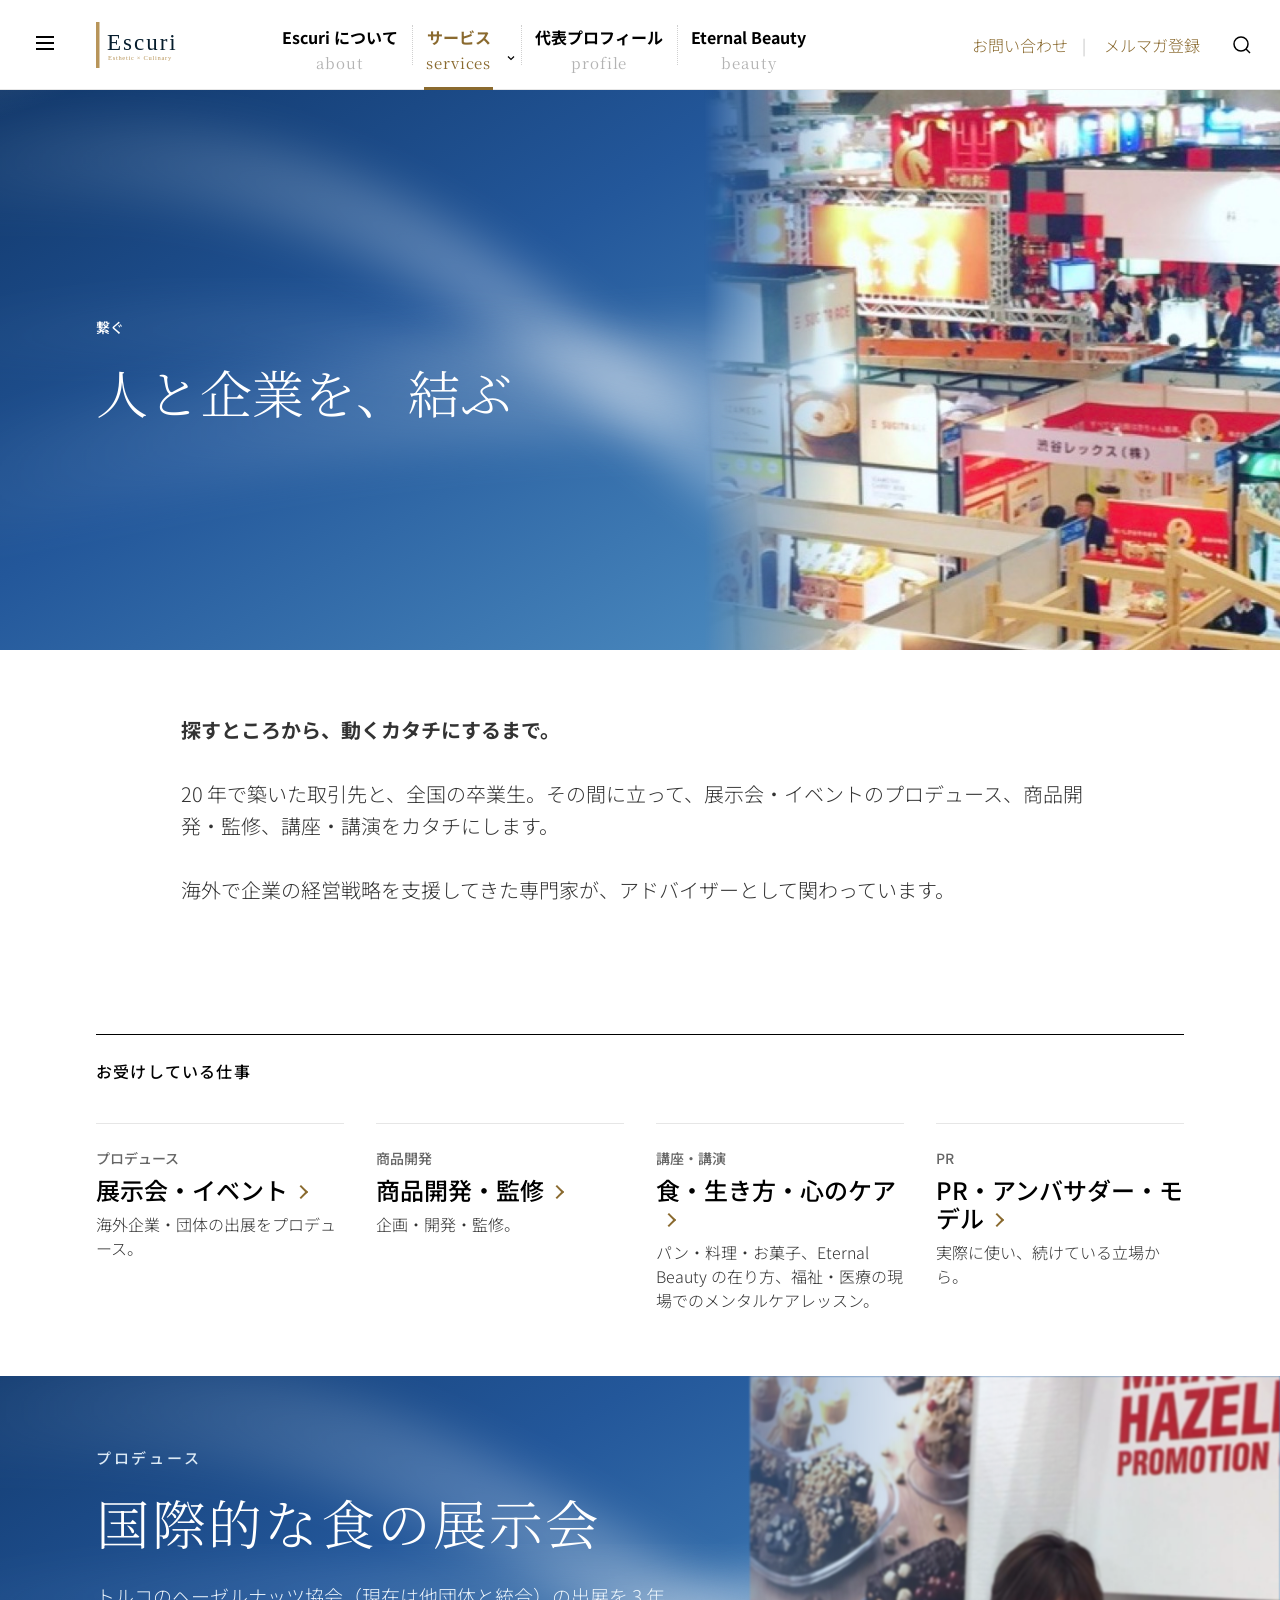
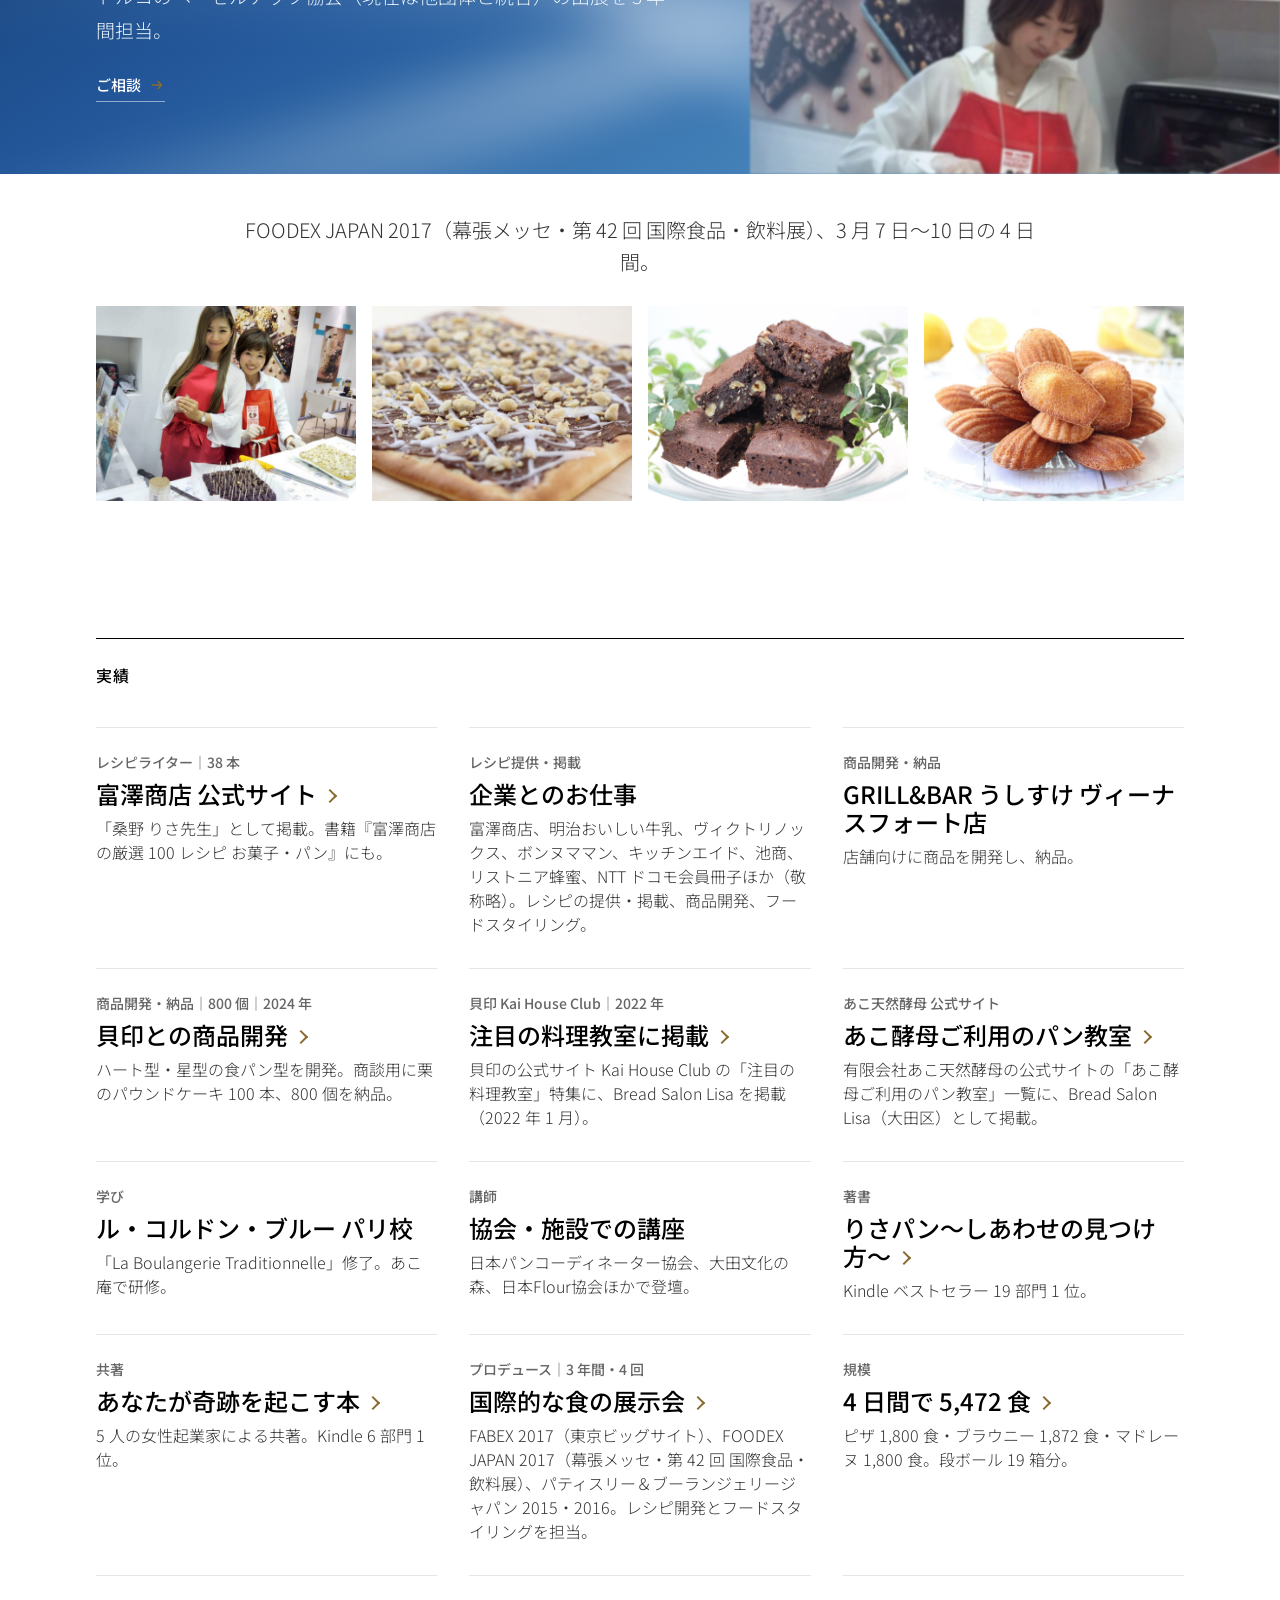
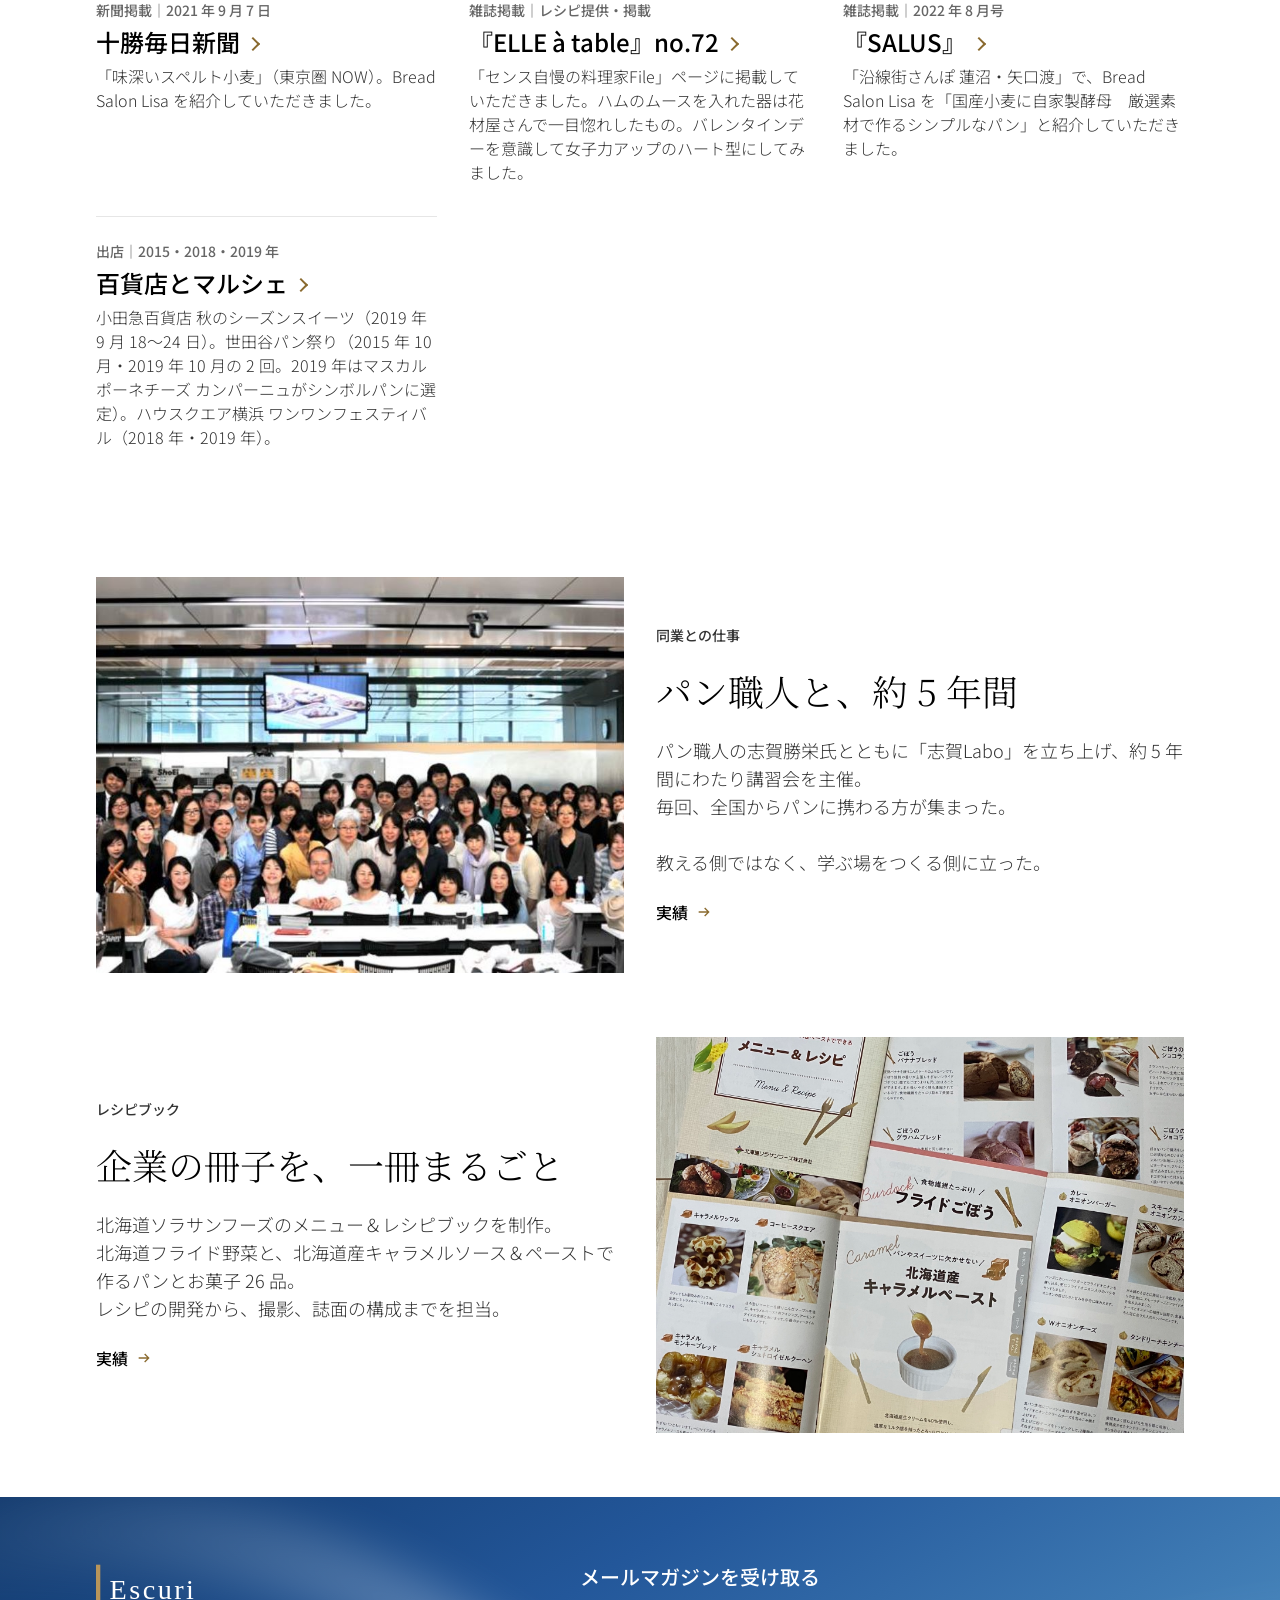
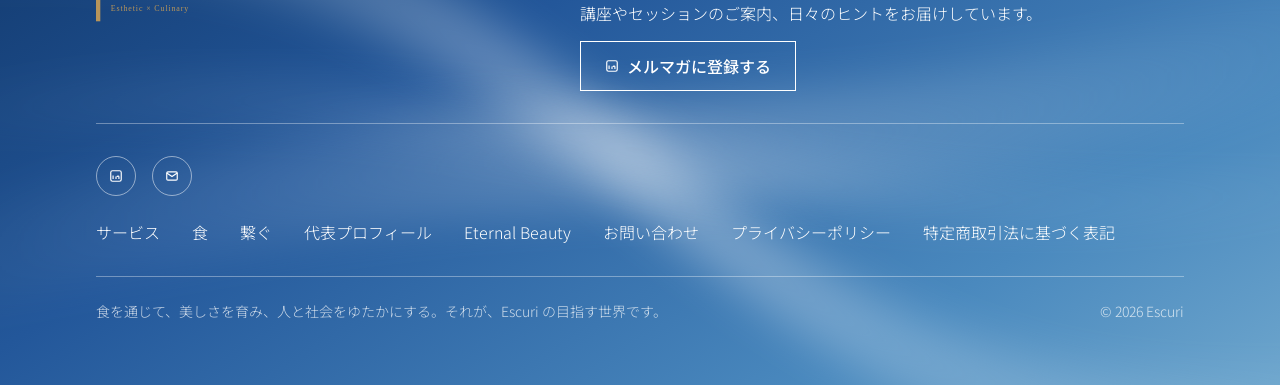
<file: work.html>
<!doctype html>
<html lang="ja">
<head>
<meta charset="utf-8">
<meta name="viewport" content="width=device-width, initial-scale=1">
<title>繋ぐ | Escuri</title>
<meta name="description" content="人と企業を結ぶ紹介とコンサルティング。展示会・イベントのプロデュース、商品開発・監修、講座・講演、PR・アンバサダー・モデル。">


<meta property="og:type" content="website">
<meta property="og:site_name" content="Escuri">
<meta property="og:title" content="繋ぐ | Escuri">
<meta property="og:description" content="人と企業を結ぶ紹介とコンサルティング。展示会・イベントのプロデュース、商品開発・監修、講座・講演、PR・アンバサダー・モデル。">
<meta property="og:url" content="https://lisakuwano.com/work.html">
<meta property="og:image" content="https://lisakuwano.com/assets/og.svg">
<meta property="og:locale" content="ja_JP">
<meta name="twitter:card" content="summary_large_image">
<meta name="twitter:title" content="繋ぐ | Escuri">
<meta name="twitter:description" content="人と企業を結ぶ紹介とコンサルティング。展示会・イベントのプロデュース、商品開発・監修、講座・講演、PR・アンバサダー・モデル。">
<meta name="twitter:image" content="https://lisakuwano.com/assets/og.svg">
<link rel="icon" href="assets/favicon.svg?v=cf20629c">
<link rel="preconnect" href="https://fonts.googleapis.com"><link rel="preconnect" href="https://fonts.gstatic.com" crossorigin>
<link href="https://fonts.googleapis.com/css2?family=Noto+Sans+JP:wght@300;500;700&family=Noto+Serif+JP:wght@300;500&display=swap" rel="stylesheet">
<link rel="stylesheet" href="style.css?v=1794406481">
</head>
<body>
<a class="skip" href="#main">本文へスキップ</a>
<header class="gh">
  <div class="gh-in">
    <button class="burger" id="burger" aria-label="メニューを開く" data-open="メニューを開く" data-close="メニューを閉じる" aria-expanded="false" aria-controls="drawer"><span class="i-open"><svg width="32" height="32" viewBox="0 0 24 24" fill="none" stroke="currentColor" stroke-width="2.2"><path d="M3 6h18M3 12h18M3 18h18"/></svg></span><span class="i-close"><svg width="30" height="30" viewBox="0 0 24 24" fill="none" stroke="currentColor" stroke-width="2"><path d="M5 5l14 14M19 5L5 19"/></svg></span></button>
    <a class="logo" href="index.html" aria-label="Escuri トップ"><img src="assets/logo-head.svg?v=c30f5ccc" alt="Escuri" width="210" height="104"></a>
    <div class="navwrap">
      <nav aria-label="メインメニュー"><a href="index.html">Escuri について<span class="nav-en">about</span></a><div class="dd"><a href="services.html" class="on" aria-current="page">サービス<span class="nav-en">services</span></a><button type="button" class="ddb" aria-expanded="false" aria-controls="sub-services" aria-label="サービス のメニュー"><svg width="12" height="12" viewBox="0 0 24 24" fill="none" stroke="currentColor" stroke-width="2.4"><path d="M6 9l6 6 6-6"/></svg></button><div class="sub" id="sub-services"><a href="kitchen.html">食</a><a href="work.html">繋ぐ</a><a href="beauty.html">Eternal Beauty</a></div></div><a href="about.html">代表プロフィール<span class="nav-en">profile</span></a><a href="beauty.html">Eternal Beauty<span class="nav-en">beauty</span></a></nav>
    </div>
    <div class="tools">
      <div class="sign"><a href="contact.html">お問い合わせ</a><b>|</b><a class="btn" href="https://www.reservestock.jp/subscribe/331083" target="_blank" rel="noopener">メルマガ登録</a></div>
      <div class="row">
        <button class="icon" id="searchbtn" aria-label="サイト内検索" aria-expanded="false" aria-controls="search"><svg width="34" height="34" viewBox="0 0 24 24" fill="none" stroke="currentColor" stroke-width="1.5"><circle cx="11" cy="11" r="7"/><path d="M20 20l-4-4"/></svg></button>
        
      </div>
    </div>
  </div>
  <div class="search" id="search" hidden>
    <div class="wrap">
      <label class="sr" for="q">サイト内を検索</label>
      <input id="q" type="search" autocomplete="off" placeholder="キーワードを入力（例：セッション、パン講座）">
      <p class="shint" id="shint" aria-live="polite" data-none="該当するページが見つかりませんでした" data-cnt="{n}件見つかりました"></p>
      <ul class="sres" id="sres"></ul>
    </div>
  </div>
</header>
<div class="mega" id="drawer" hidden>
  <div class="wrap">
    <div class="mgrid"><div class="mcol"><h2>Escuri について</h2><ul><li><a href="index.html#about-escuri">Escuri とは</a></li><li><a href="about.html#greeting">ごあいさつ</a></li><li><a href="about.html">代表プロフィール</a></li><li><a href="work.html#record">実績</a></li></ul></div><div class="mcol"><h2>サービス</h2><ul><li><a href="kitchen.html">食</a></li><li><a href="kitchen.html#license">パン講座とライセンス</a></li><li><a href="work.html">繋ぐ</a></li><li><a href="beauty.html">Eternal Beauty</a></li><li><a href="contact.html#form">お問い合わせ</a></li></ul></div><div class="mcol"><h2>発信</h2><ul><li><a href="https://note.com/eternalbeauty_l" target="_blank" rel="noopener">note</a></li><li><a href="https://www.reservestock.jp/subscribe/331083" target="_blank" rel="noopener">メールマガジン</a></li></ul></div><div class="mcol"><h2>Eternal Beauty</h2><ul><li><a href="beauty.html#purpose">理念</a></li><li><a href="beauty.html#beauty-how">セッション</a></li></ul></div></div>
    <div class="msns"><a href="https://note.com/eternalbeauty_l" target="_blank" rel="noopener"><svg width="14" height="14" viewBox="0 0 24 24" fill="none" stroke="currentColor" stroke-width="2"><rect x="3" y="3" width="18" height="18" rx="3"/><path d="M7 11v6M7 7.5v.01M12 17v-4m5 4v-3.5a1.5 1.5 0 0 0-3 0"/></svg> note</a><a href="contact.html"><svg width="14" height="14" viewBox="0 0 24 24" fill="none" stroke="currentColor" stroke-width="2"><rect x="3" y="5" width="18" height="14" rx="2"/><path d="M3 7l9 6 9-6"/></svg> お問い合わせ</a></div>
  </div>
</div>

<main id="main">
<section class="ehero">
  <div class="txt"><div class="inner">
    <div class="eyebrow">繋ぐ</div>
    <h1 class="ts-2">人と企業を、結ぶ</h1>
    
  </div></div>
  <div class="img"><img src="assets/photo/real/expo-hall-wide.jpg?v=63ef8f40" alt=""></div>
</section>
<section class="module" id="connect-purpose"><div class="wrap onetext"><p><b>探すところから、動くカタチにするまで。</b></p><p>20 年で築いた取引先と、全国の卒業生。その間に立って、展示会・イベントのプロデュース、商品開発・監修、講座・講演をカタチにします。</p><p>海外で企業の経営戦略を支援してきた専門家が、アドバイザーとして関わっています。</p></div></section>
<section class="module" id="services" aria-labelledby="h-services">
  <div class="wrap">
    <h2 class="sec-title border" id="h-services">お受けしている仕事</h2>
    <div class="grid g4"><article class="item text"><div class="body"><div class="eyebrow">プロデュース</div><h3 class="h5"><a class="chev" href="contact.html">展示会・イベント</a></h3><p class="d">海外企業・団体の出展をプロデュース。</p></div></article><article class="item text"><div class="body"><div class="eyebrow">商品開発</div><h3 class="h5"><a class="chev" href="contact.html">商品開発・監修</a></h3><p class="d">企画・開発・監修。</p></div></article><article class="item text"><div class="body"><div class="eyebrow">講座・講演</div><h3 class="h5"><a class="chev" href="contact.html">食・生き方・心のケア</a></h3><p class="d">パン・料理・お菓子、Eternal Beauty の在り方、福祉・医療の現場でのメンタルケアレッスン。</p></div></article><article class="item text"><div class="body"><div class="eyebrow">PR</div><h3 class="h5"><a class="chev" href="contact.html">PR・アンバサダー・モデル</a></h3><p class="d">実際に使い、続けている立場から。</p></div></article></div>
    
  </div>
</section>
<section class="bandfig bandphoto" id="expo" aria-labelledby="h-expo">
  <img class="bf-bg" src="assets/art/silk-3.svg?v=5a060631" alt="">
  <img class="bp-photo" src="assets/photo/real/expo-demo.jpg?v=cf3c2506" alt="" loading="lazy">
  <div class="bf-in bp-in">
    <div class="bf-tx">
      <div class="eyebrow">プロデュース</div>
      <h2 class="bf-h" id="h-expo">国際的な食の展示会</h2>
      <p class="bf-lead">トルコのヘーゼルナッツ協会（現在は他団体と統合）の出展を 3 年間担当。</p><a class="cta" href="contact.html#form">ご相談<span class="arrow" aria-hidden="true"></span></a>
    </div>
  </div>
</section>
<section class="module gal-sec" id="expo-photos" aria-labelledby="h-expo-photos">
  <div class="wrap">
    <p class="sec-dek">FOODEX JAPAN 2017（幕張メッセ・第 42 回 国際食品・飲料展）、3 月 7 日〜10 日の 4 日間。</p>
    <div class="gal g4"><figure class="gcell"><img src="assets/photo/real/expo-daughter.jpg?v=327cf943" alt="" loading="lazy"><figcaption></figcaption></figure><figure class="gcell"><img src="assets/photo/real/expo-pizza.jpg?v=ae367b28" alt="" loading="lazy"><figcaption></figcaption></figure><figure class="gcell"><img src="assets/photo/real/expo-brownie.jpg?v=48671d9d" alt="" loading="lazy"><figcaption></figcaption></figure><figure class="gcell"><img src="assets/photo/real/expo-madeleine.jpg?v=614d9099" alt="" loading="lazy"><figcaption></figcaption></figure></div>
  </div>
</section>
<section class="module" id="record" aria-labelledby="h-record">
  <div class="wrap">
    <h2 class="sec-title border" id="h-record">実績</h2>
    <div class="grid g3"><article class="item text"><div class="body"><div class="eyebrow">レシピライター｜38 本</div><h3 class="h5"><a class="chev" href="https://tomiz.com/recipe/pro/search?author=46" target="_blank" rel="noopener">富澤商店 公式サイト</a></h3><p class="d">「桑野 りさ先生」として掲載。書籍『富澤商店の厳選 100 レシピ お菓子・パン』にも。</p></div></article><article class="item text"><div class="body"><div class="eyebrow">レシピ提供・掲載</div><h3 class="h5">企業とのお仕事</h3><p class="d">富澤商店、明治おいしい牛乳、ヴィクトリノックス、ボンヌママン、キッチンエイド、池商、リストニア蜂蜜、NTT ドコモ会員冊子ほか（敬称略）。レシピの提供・掲載、商品開発、フードスタイリング。</p></div></article><article class="item text"><div class="body"><div class="eyebrow">商品開発・納品</div><h3 class="h5">GRILL&amp;BAR うしすけ ヴィーナスフォート店</h3><p class="d">店舗向けに商品を開発し、納品。</p></div></article><article class="item text"><div class="body"><div class="eyebrow">商品開発・納品｜800 個｜2024 年</div><h3 class="h5"><a class="chev" href="https://www.instagram.com/p/DDGlIHCzzki/" target="_blank" rel="noopener">貝印との商品開発</a></h3><p class="d">ハート型・星型の食パン型を開発。商談用に栗のパウンドケーキ 100 本、800 個を納品。</p></div></article><article class="item text"><div class="body"><div class="eyebrow">貝印 Kai House Club｜2022 年</div><h3 class="h5"><a class="chev" href="https://www.kaihouse.jp/cookingclass-kuwanorisa1/" target="_blank" rel="noopener">注目の料理教室に掲載</a></h3><p class="d">貝印の公式サイト Kai House Club の「注目の料理教室」特集に、Bread Salon Lisa を掲載（2022 年 1 月）。</p></div></article><article class="item text"><div class="body"><div class="eyebrow">あこ天然酵母 公式サイト</div><h3 class="h5"><a class="chev" href="https://www.ako-tennenkoubo.com/20210430150526" target="_blank" rel="noopener">あこ酵母ご利用のパン教室</a></h3><p class="d">有限会社あこ天然酵母の公式サイトの「あこ酵母ご利用のパン教室」一覧に、Bread Salon Lisa（大田区）として掲載。</p></div></article><article class="item text"><div class="body"><div class="eyebrow">学び</div><h3 class="h5">ル・コルドン・ブルー パリ校</h3><p class="d">「La Boulangerie Traditionnelle」修了。あこ庵で研修。</p></div></article><article class="item text"><div class="body"><div class="eyebrow">講師</div><h3 class="h5">協会・施設での講座</h3><p class="d">日本パンコーディネーター協会、大田文化の森、日本Flour協会ほかで登壇。</p></div></article><article class="item text"><div class="body"><div class="eyebrow">著書</div><h3 class="h5"><a class="chev" href="https://www.amazon.co.jp/dp/B09PTBQSJS" target="_blank" rel="noopener">りさパン〜しあわせの見つけ方〜</a></h3><p class="d">Kindle ベストセラー 19 部門 1 位。</p></div></article><article class="item text"><div class="body"><div class="eyebrow">共著</div><h3 class="h5"><a class="chev" href="https://www.amazon.co.jp/dp/B0C9HZ3NXK" target="_blank" rel="noopener">あなたが奇跡を起こす本</a></h3><p class="d">5 人の女性起業家による共著。Kindle 6 部門 1 位。</p></div></article><article class="item text"><div class="body"><div class="eyebrow">プロデュース｜3 年間・4 回</div><h3 class="h5"><a class="chev" href="work.html#expo">国際的な食の展示会</a></h3><p class="d">FABEX 2017（東京ビッグサイト）、FOODEX JAPAN 2017（幕張メッセ・第 42 回 国際食品・飲料展）、パティスリー＆ブーランジェリージャパン 2015・2016。レシピ開発とフードスタイリングを担当。</p></div></article><article class="item text"><div class="body"><div class="eyebrow">規模</div><h3 class="h5"><a class="chev" href="work.html#expo">4 日間で 5,472 食</a></h3><p class="d">ピザ 1,800 食・ブラウニー 1,872 食・マドレーヌ 1,800 食。段ボール 19 箱分。</p></div></article><article class="item text"><div class="body"><div class="eyebrow">新聞掲載｜2021 年 9 月 7 日</div><h3 class="h5"><a class="chev" href="assets/photo/real/press-tokachi-2021.jpg">十勝毎日新聞</a></h3><p class="d">「味深いスペルト小麦」（東京圏 NOW）。Bread Salon Lisa を紹介していただきました。</p></div></article><article class="item text"><div class="body"><div class="eyebrow">雑誌掲載｜レシピ提供・掲載</div><h3 class="h5"><a class="chev" href="assets/photo/real/press-elle-atable-72.jpg">『ELLE à table』no.72</a></h3><p class="d">「センス自慢の料理家File」ページに掲載していただきました。ハムのムースを入れた器は花材屋さんで一目惚れしたもの。バレンタインデーを意識して女子力アップのハート型にしてみました。</p></div></article><article class="item text"><div class="body"><div class="eyebrow">雑誌掲載｜2022 年 8 月号</div><h3 class="h5"><a class="chev" href="assets/photo/real/press-salus-2022-08.jpg">『SALUS』</a></h3><p class="d">「沿線街さんぽ 蓮沼・矢口渡」で、Bread Salon Lisa を「国産小麦に自家製酵母　厳選素材で作るシンプルなパン」と紹介していただきました。</p></div></article><article class="item text"><div class="body"><div class="eyebrow">出店｜2015・2018・2019 年</div><h3 class="h5"><a class="chev" href="kitchen.html#popup">百貨店とマルシェ</a></h3><p class="d">小田急百貨店 秋のシーズンスイーツ（2019 年 9 月 18〜24 日）。世田谷パン祭り（2015 年 10 月・2019 年 10 月の 2 回。2019 年はマスカルポーネチーズ カンパーニュがシンボルパンに選定）。ハウスクエア横浜 ワンワンフェスティバル（2018 年・2019 年）。</p></div></article></div>
    
  </div>
</section>
<section class="module"><div class="wrap"><div class="oum left" id="shigalabo">
  <div class="c"><div class="eyebrow">同業との仕事</div><h2>パン職人と、約 5 年間</h2><p class="ts-7">パン職人の志賀勝栄氏とともに「志賀Labo」を立ち上げ、約 5 年間にわたり講習会を主催。<br>毎回、全国からパンに携わる方が集まった。<br><br>教える側ではなく、学ぶ場をつくる側に立った。</p><a class="cta" href="#record">実績<span class="arrow" aria-hidden="true"></span></a></div>
  <div class="media"><img src="assets/photo/real/shiga-labo.jpg?v=93c6888f" alt="" loading="lazy"></div>
</div><div class="oum right" id="recipebook">
  <div class="c"><div class="eyebrow">レシピブック</div><h2>企業の冊子を、一冊まるごと</h2><p class="ts-7">北海道ソラサンフーズのメニュー＆レシピブックを制作。<br>北海道フライド野菜と、北海道産キャラメルソース＆ペーストで作るパンとお菓子 26 品。<br>レシピの開発から、撮影、誌面の構成までを担当。</p><a class="cta" href="#record">実績<span class="arrow" aria-hidden="true"></span></a></div>
  <div class="media"><img src="assets/photo/real/recipebook.jpg?v=9daa3391" alt="" loading="lazy"></div>
</div></div></section>
</main>
<footer class="gf">
  <div class="wrap">
    <div class="top">
      <a class="logo" href="index.html"><img src="assets/logo.svg?v=bc6866d0" alt="Escuri" loading="lazy"></a>
      <div class="nl">
        <h2 class="nlh">メールマガジンを受け取る</h2>
        <p>講座やセッションのご案内、日々のヒントをお届けしています。</p>
        <a class="linebtn" href="https://www.reservestock.jp/subscribe/331083" target="_blank" rel="noopener"><svg width="14" height="14" viewBox="0 0 24 24" fill="none" stroke="currentColor" stroke-width="2"><rect x="3" y="3" width="18" height="18" rx="3"/><path d="M7 11v6M7 7.5v.01M12 17v-4m5 4v-3.5a1.5 1.5 0 0 0-3 0"/></svg><span>メルマガに登録する</span></a>
      </div>
    </div>
    <div class="mid">
      <div class="sns"><a href="https://note.com/eternalbeauty_l" target="_blank" rel="noopener" aria-label="note"><svg width="14" height="14" viewBox="0 0 24 24" fill="none" stroke="currentColor" stroke-width="2"><rect x="3" y="3" width="18" height="18" rx="3"/><path d="M7 11v6M7 7.5v.01M12 17v-4m5 4v-3.5a1.5 1.5 0 0 0-3 0"/></svg></a><a href="contact.html" aria-label="お問い合わせ"><svg width="14" height="14" viewBox="0 0 24 24" fill="none" stroke="currentColor" stroke-width="2"><rect x="3" y="5" width="18" height="14" rx="2"/><path d="M3 7l9 6 9-6"/></svg></a></div>
      <div class="links"><a href="services.html">サービス</a><a href="kitchen.html">食</a><a href="work.html">繋ぐ</a><a href="about.html">代表プロフィール</a><a href="beauty.html">Eternal Beauty</a><a href="contact.html">お問い合わせ</a><a href="privacy.html">プライバシーポリシー</a><a href="legal.html">特定商取引法に基づく表記</a></div>
    </div>
    <div class="bot"><span>食を通じて、美しさを育み、人と社会をゆたかにする。それが、Escuri の目指す世界です。</span><span>© 2026 Escuri</span></div>
  </div>
</footer>
<script type="application/json" id="sidx">[{"t": "トップ", "d": "年齢を重ねるほど、人生は良くなる。食、美・身体・心。桑野りさ 公式サイト。", "u": "index.html"}, {"t": "お問い合わせ", "d": "Instagram・コミュニティ・お仕事のご依頼", "u": "contact.html"}, {"t": "レシピ 38 本", "d": "", "u": "https://tomiz.com/recipe/pro/search?author=46"}, {"t": "4 日間で 5,472 食", "d": "", "u": "work.html#expo"}, {"t": "800 個を納品", "d": "", "u": "https://www.instagram.com/p/DDGlIHCzzki/"}, {"t": "パンの技術を、仕事にしたい方へ", "d": "動画で学び、ライセンスで仕事にする。自宅教室・マルシェ出店・開業まで。", "u": "kitchen.html"}, {"t": "一緒にカタチにする相手を、探している方へ", "d": "展示会・イベントのプロデュース、商品開発・監修、講座・講演。", "u": "work.html"}, {"t": "自分の人生の真ん中に、自分がいない方へ", "d": "凛とした存在美、しなやかな身体、慈しみのある心。整えた軸から、次の仕事をカタチにするところまで。", "u": "beauty.html"}, {"t": "代表プロフィール", "d": "桑野りさの経歴と実績。企業との商品開発、国際展示会のプロデュース。", "u": "about.html"}, {"t": "ホノルルコーヒー ベーカリー日本チーム", "d": "ハワイ発のコーヒーブランド、ホノルルコーヒーが手がけるベーカリーに、日本チームの一員として参加。パンのレシピ開発を担っています。", "u": "kitchen.html"}, {"t": "国際的な食の展示会", "d": "幕張メッセ・東京ビッグサイトの食の祭典で、トルコのヘーゼルナッツ協会（現在は他団体と統合）の出展を担当。レシピ・商品・写真・試食・デモンストレーション。", "u": "work.html#services"}, {"t": "心と食のレッスン", "d": "東邦大学医療センターでのメンタルケアレッスン。福祉施設でのレジリエンス講座を 2 年間。障がいのある子どもたちとのパンづくり「天使のレシピ」も主宰。", "u": "kitchen.html#care"}, {"t": "パン屋・カフェの開業", "d": "スペルト小麦＆低糖質ベーカリー養成講座から、富山・鹿児島・広島で 4 名がパン屋・カフェを開業。70 歳・初心者から 4 か月で開業した例も。", "u": "kitchen.html#graduates"}, {"t": "Eternal Beauty", "d": "私が、私に還ること。NLP コーチングに基づくセッション、エターナルビューティー講座、LISA_語録、Purity Diary。", "u": "beauty.html"}, {"t": "動き出すかどうかは、意欲ではなく順番で決まる", "d": "本音と向き合い、人生の判断軸を取り戻す。<br>自分を後回しにしない選択から、仕事・収入・人間関係に変化を生み出し、日本 NLP コーチング協会認定コーチとの個別セッションで、自信に満ちた笑顔で暮らせる未来を一緒につくっていきます。", "u": "beauty.html#eternal-beauty"}, {"t": "コーチングセッション", "d": "一対一の対話を 60〜90 分。いまの課題を整理し、次にやることを一緒に見つけていきます。", "u": "contact.html#form"}, {"t": "スタンダード", "d": "月 2 回×3 か月＋チャット相談。考え方を整えることから始め、仕事と収入の方向性を一緒に定めていきます。", "u": "contact.html#form"}, {"t": "プレミアム", "d": "月 2 回×6 か月＋チャット相談＋対面 2 回。整えた考え方が、仕事・収入・人間関係に根づくところまで伴走します。", "u": "contact.html#form"}, {"t": "食", "d": "パン・料理・お菓子の講座と、自宅教室の開講・マルシェ出店・店舗開業までを見据えたライセンス制度。", "u": "kitchen.html"}, {"t": "大事な人に、渡せるパンを", "d": "著書『りさパン 〜しあわせの見つけ方〜』（Kindle）ベストセラー 19 部門 1 位。", "u": "kitchen.html#risapan"}, {"t": "パン・料理・お菓子", "d": "", "u": "kitchen.html#lessons"}, {"t": "つくる", "d": "基礎から、ご家庭で本格的なパンを焼けるまで。", "u": "#license"}, {"t": "教える", "d": "ご自宅でパン教室を開き、講師として収入を得る。", "u": "#license"}, {"t": "届ける", "d": "マルシェなどで販売し、自分の商品を持つ。", "u": "#license"}, {"t": "開く", "d": "店舗の開業を目指す。", "u": "#license"}, {"t": "しあわせのパン習慣 ― 88,000 円", "d": "スペルト小麦×北海道産小麦の 12 種のパン。毎月のレシピと動画、ミックス粉のお届け、月 1 回のオンライン相談会。2027 年 1 月に値上げ予定です。", "u": "https://mosh.jp/products/01911c1e-4a8a-4ad3-9235-6567f6434e38?openExternalBrowser=1"}, {"t": "米粉パン 7 種 ― 88,000 円", "d": "7 種類の米粉パンを、動画でご自宅から学べます。", "u": "contact.html"}, {"t": "米粉パン 7 種", "d": "米粉パン 7 種のレシピを、商用利用できます。教室・販売に。料金は、説明会・個別相談でご案内します。", "u": "contact.html#form"}, {"t": "スペルト小麦 6 種", "d": "スペルト小麦パン 6 種のレシピを、商用利用できます。教室・販売に。料金は、説明会・個別相談でご案内します。", "u": "contact.html#form"}, {"t": "開業プレミアム", "d": "ライセンス＋動画講座＋6 か月の月 1 回オンライン相談会。料金は、説明会・個別相談でご案内します。", "u": "contact.html#form"}, {"t": "70 歳・初心者から 4 か月で", "d": "パン作り初心者から受講し、4 か月でパン屋を開業。", "u": "#graduates"}, {"t": "ママンパン", "d": "", "u": "https://www.instagram.com/rose.maman_pain/"}, {"t": "カフェ＆パン教室", "d": "", "u": "#graduates"}, {"t": "炭火焼き和牛 TONBY'z 65", "d": "店主が講座でパンを学び、いまもお店でパンを出し続けています。LISA が投稿したお店の写真は、Google マップで 8 万回見られました。", "u": "#graduates"}, {"t": "百貨店とマルシェ", "d": "小田急百貨店 シーズンスイーツ（2019 年 9 月 18 日〜24 日／栗のシュトレアン）。<br>世田谷パン祭り（2015 年 10 月・2019 年 10 月の 2 回）。2019 年は、マスカルポーネチーズ カンパーニュがシンボルパ", "u": "kitchen.html#popup"}, {"t": "人を内側から支える仕事", "d": "障害のある方とのパンづくり、大学病院でのメンタルケアレッスン、福祉施設でのレッスン。", "u": "kitchen.html#care"}, {"t": "つくり手の視点で", "d": "レシピの開発、商品の設計、撮影とスタイリング。<br>つくる側の事情が分かるので、売り場に出せる形まで詰める。", "u": "kitchen.html#products"}, {"t": "繋ぐ", "d": "人と企業を結ぶ紹介とコンサルティング。展示会・イベントのプロデュース、商品開発・監修、講座・講演、PR・アンバサダー・モデル。", "u": "work.html"}, {"t": "展示会・イベント", "d": "海外企業・団体の出展をプロデュース。", "u": "contact.html"}, {"t": "商品開発・監修", "d": "企画・開発・監修。", "u": "contact.html"}, {"t": "食・生き方・心のケア", "d": "パン・料理・お菓子、Eternal Beauty の在り方、福祉・医療の現場でのメンタルケアレッスン。", "u": "contact.html"}, {"t": "PR・アンバサダー・モデル", "d": "実際に使い、続けている立場から。", "u": "contact.html"}, {"t": "富澤商店 公式サイト", "d": "「桑野 りさ先生」として掲載。書籍『富澤商店の厳選 100 レシピ お菓子・パン』にも。", "u": "https://tomiz.com/recipe/pro/search?author=46"}, {"t": "企業とのお仕事", "d": "富澤商店、明治おいしい牛乳、ヴィクトリノックス、ボンヌママン、キッチンエイド、池商、リストニア蜂蜜、NTT ドコモ会員冊子ほか（敬称略）。レシピの提供・掲載、商品開発、フードスタイリング。", "u": "work.html#record"}, {"t": "GRILL&BAR うしすけ ヴィーナスフォート店", "d": "店舗向けに商品を開発し、納品。", "u": "work.html#record"}, {"t": "貝印との商品開発", "d": "ハート型・星型の食パン型を開発。商談用に栗のパウンドケーキ 100 本、800 個を納品。", "u": "https://www.instagram.com/p/DDGlIHCzzki/"}, {"t": "注目の料理教室に掲載", "d": "貝印の公式サイト Kai House Club の「注目の料理教室」特集に、Bread Salon Lisa を掲載（2022 年 1 月）。", "u": "https://www.kaihouse.jp/cookingclass-kuwanorisa1/"}, {"t": "あこ酵母ご利用のパン教室", "d": "有限会社あこ天然酵母の公式サイトの「あこ酵母ご利用のパン教室」一覧に、Bread Salon Lisa（大田区）として掲載。", "u": "https://www.ako-tennenkoubo.com/20210430150526"}, {"t": "ル・コルドン・ブルー パリ校", "d": "「La Boulangerie Traditionnelle」修了。あこ庵で研修。", "u": "work.html#record"}, {"t": "協会・施設での講座", "d": "日本パンコーディネーター協会、大田文化の森、日本Flour協会ほかで登壇。", "u": "work.html#record"}, {"t": "りさパン〜しあわせの見つけ方〜", "d": "Kindle ベストセラー 19 部門 1 位。", "u": "https://www.amazon.co.jp/dp/B09PTBQSJS"}, {"t": "あなたが奇跡を起こす本", "d": "5 人の女性起業家による共著。Kindle 6 部門 1 位。", "u": "https://www.amazon.co.jp/dp/B0C9HZ3NXK"}, {"t": "国際的な食の展示会", "d": "FABEX 2017（東京ビッグサイト）、FOODEX JAPAN 2017（幕張メッセ・第 42 回 国際食品・飲料展）、パティスリー＆ブーランジェリージャパン 2015・2016。レシピ開発とフードスタイリングを担当。", "u": "work.html#expo"}, {"t": "4 日間で 5,472 食", "d": "ピザ 1,800 食・ブラウニー 1,872 食・マドレーヌ 1,800 食。段ボール 19 箱分。", "u": "work.html#expo"}, {"t": "十勝毎日新聞", "d": "「味深いスペルト小麦」（東京圏 NOW）。Bread Salon Lisa を紹介していただきました。", "u": "assets/photo/real/press-tokachi-2021.jpg"}, {"t": "『ELLE à table』no.72", "d": "「センス自慢の料理家File」ページに掲載していただきました。ハムのムースを入れた器は花材屋さんで一目惚れしたもの。バレンタインデーを意識して女子力アップのハート型にしてみました。", "u": "assets/photo/real/press-elle-atable-72.jpg"}, {"t": "『SALUS』", "d": "「沿線街さんぽ 蓮沼・矢口渡」で、Bread Salon Lisa を「国産小麦に自家製酵母　厳選素材で作るシンプルなパン」と紹介していただきました。", "u": "assets/photo/real/press-salus-2022-08.jpg"}, {"t": "百貨店とマルシェ", "d": "小田急百貨店 秋のシーズンスイーツ（2019 年 9 月 18〜24 日）。世田谷パン祭り（2015 年 10 月・2019 年 10 月の 2 回。2019 年はマスカルポーネチーズ カンパーニュがシンボルパンに選定）。ハウスクエア横浜 ワンワンフェスティバル（2018 年・2019 年）。", "u": "kitchen.html#popup"}, {"t": "パン職人と、約 5 年間", "d": "パン職人の志賀勝栄氏とともに「志賀Labo」を立ち上げ、約 5 年間にわたり講習会を主催。<br>毎回、全国からパンに携わる方が集まった。<br><br>教える側ではなく、学ぶ場をつくる側に立った。", "u": "work.html#shigalabo"}, {"t": "企業の冊子を、一冊まるごと", "d": "北海道ソラサンフーズのメニュー＆レシピブックを制作。<br>北海道フライド野菜と、北海道産キャラメルソース＆ペーストで作るパンとお菓子 26 品。<br>レシピの開発から、撮影、誌面の構成までを担当。", "u": "work.html#recipebook"}, {"t": "サービス", "d": "パンの講座とライセンス。人と企業を繋ぐ。Eternal Beauty のセッション。", "u": "services.html"}, {"t": "パンの技術を、仕事にする", "d": "スペルト小麦と低糖質のパン。動画講座とライセンスで、教室・マルシェ・開業まで。", "u": "kitchen.html"}, {"t": "人と企業を、結ぶ", "d": "展示会・イベントのプロデュース、商品開発・監修、講座・講演。", "u": "work.html"}, {"t": "美・身体・心を、整える", "d": "凛とした存在美、しなやかな身体、慈しみのある心。NLP コーチングに基づくセッション。", "u": "beauty.html"}, {"t": "プライバシーポリシー", "d": "プライバシーポリシー。個人情報の取り扱いについて。", "u": "privacy.html"}, {"t": "特定商取引法に基づく表記", "d": "特定商取引法に基づく表記。", "u": "legal.html"}, {"t": "お問い合わせ", "d": "お問い合わせ。セッション・講座のご相談、お仕事のご依頼。", "u": "contact.html"}]</script>
<script src="site.js?v=1794406481"></script>
</body>
</html>
</file>
<file: style.css>
/* ===========================================================
   mckinsey-site kata — McKinsey Design System 実測トークン版
   すべての数値は www.mckinsey.com/jp/overview の実測 (2026-09-22)。
   計測条件: Chrome / viewport 1600・1440・1280・1024・768・390
   =========================================================== */
:root{
  /* 色（--mdc-color-* の実値） */
  --deep:#13418C; --electric:#8A6A2F; /* 金（白地で文字コントラスト 5:1）*/ --ink:#000;
  --text:#333333; --muted:#666666; --hint:#757575;
  --gray-30:#B3B3B3; --gray-18:#D0D0D0; --gray-10:#E6E6E6;
  --gray-06:#F0F0F0; --gray-04:#F5F5F5; --gray-02:#FAFAFA; --white:#fff;
  /* 書体（--mdc-font-family-japanese-*） */
  --serif:"Noto Serif JP","ＭＳ Ｐ明朝","MS PMincho",Georgia,serif;
  --sans:"Noto Sans JP","ＭＳ Ｐゴシック","MS PGothic","Helvetica Neue",Arial,sans-serif;
  --w-light:300; --w-medium:500; --w-bold:700;
  /* レイアウト: ページ1440上限 / コンテンツ85%・最大1224 / 左右7.5% */
  --page:1440px; --col:85%; --col-max:1224px;
  --gutter-lg:32px; --gutter-xl:48px;
  --header-h:90px;
}
*{box-sizing:border-box;margin:0;padding:0}
html{scroll-behavior:smooth}
body{font-family:var(--sans);font-weight:var(--w-light);font-size:16px;line-height:24px;
  color:var(--text);background:var(--white);-webkit-font-smoothing:antialiased;overflow-x:hidden}
a{color:inherit;text-decoration:none}
img{display:block;max-width:100%}
button,input,select{font:inherit}
h1,h2,h3,h4,h5,h6{font-weight:inherit;overflow-wrap:anywhere}
/* 実測: ページ全体に上限は無い（セクションはビューポート全幅）。
   コンテンツ列だけが min(85%, 1224px) で中央。1920 で x=348 / 1440 で x=108 / 1280 で x=96 */
main{width:100%}
.wrap{width:min(var(--col),var(--col-max));margin:0 auto}
.sr,.skip{position:absolute;width:1px;height:1px;overflow:hidden;clip:rect(0 0 0 0);white-space:nowrap}
.skip:focus{position:fixed;top:8px;left:8px;width:auto;height:auto;clip:auto;z-index:100;
  background:var(--white);color:var(--ink);padding:12px 16px;border:2px solid var(--electric)}

/* ===== typography（実測: ts-2 52/62.4・ts-3 44/52.8・ts-4 36/43.2, すべて serif 300） ===== */
.ts-2{font-family:var(--serif);font-weight:var(--w-light);font-size:44px;line-height:1.2;color:var(--ink)}
.ts-3{font-family:var(--serif);font-weight:var(--w-light);font-size:36px;line-height:1.2;color:var(--ink)}
.ts-4{font-family:var(--serif);font-weight:var(--w-light);font-size:36px;line-height:1.2;color:var(--ink)}
.ts-7{font-size:18px;line-height:28px;font-weight:var(--w-light)}
.ts-8{font-size:16px;line-height:24px;font-weight:var(--w-light)}
.h2{font-family:var(--serif);font-weight:var(--w-light);font-size:36px;line-height:1.2;color:var(--ink)}
.h5{font-size:24px;line-height:28px;font-weight:var(--w-medium);color:var(--ink)}
.h6{font-size:20px;line-height:32px;font-weight:var(--w-medium);color:var(--ink)}
@media(min-width:1280px){
  .ts-2{font-size:52px;line-height:62.4px}
  .ts-3{font-size:44px;line-height:52.8px}
}
/* セクション見出し: 16/24 fw500 ls1.2px 中央 */
.sec-title{font-family:var(--sans);font-size:16px;font-weight:var(--w-medium);line-height:24px;
  letter-spacing:1.2px;text-align:center;color:var(--ink)}
.sec-title.border{text-align:left;letter-spacing:1.2px;border-top:1px solid var(--ink);padding-top:24px}
/* 説明文: 20/32・幅918/1224 (75%)・中央 */
.sec-dek{width:75%;max-width:918px;margin:32px auto 0;font-size:20px;line-height:32px;
  font-weight:var(--w-light);text-align:center;color:var(--text)}
.sec-dek.left{text-align:left;margin-left:0}
.eyebrow{font-size:14px;font-weight:var(--w-medium);line-height:20px;color:var(--text)}

/* ===== links & buttons（CTA 16/24 fw500, icon gap 8） ===== */
.arrow{display:inline-block;width:16px;height:16px;flex:none;background:currentColor;
  -webkit-mask:url('data:image/svg+xml;utf8,<svg xmlns="http://www.w3.org/2000/svg" viewBox="0 0 24 24" fill="none" stroke="black" stroke-width="2"><path d="M4 12h15M13 6l6 6-6 6"/></svg>') center/contain no-repeat;
  mask:url('data:image/svg+xml;utf8,<svg xmlns="http://www.w3.org/2000/svg" viewBox="0 0 24 24" fill="none" stroke="black" stroke-width="2"><path d="M4 12h15M13 6l6 6-6 6"/></svg>') center/contain no-repeat;
  transition:transform .15s}
.cta{display:inline-flex;align-items:center;gap:8px;font-size:16px;font-weight:var(--w-medium);
  line-height:24px;color:var(--ink);min-height:24px}
.cta .arrow{color:var(--electric)}
.cta:hover{color:var(--electric)}
.cta:hover .arrow{transform:translateX(4px)}
.dark .cta,.dark .cta .arrow{color:#fff}
.btn-out{display:inline-flex;align-items:center;gap:8px;border:1px solid var(--electric);color:var(--electric);
  padding:12px 24px;font-size:16px;font-weight:var(--w-medium);line-height:24px;transition:background .15s,color .15s}
.btn-out:hover{background:var(--electric);color:#fff}
.up-foot{text-align:center;margin-top:40px}
.nw{white-space:nowrap}
.chev::after{content:"";display:inline-block;width:8px;height:8px;margin:0 0 3px 8px;
  border-right:2px solid var(--electric);border-top:2px solid var(--electric);transform:rotate(45deg);transition:transform .15s}
.item:hover .chev::after{transform:rotate(45deg) translate(2px,-2px)}
.item .h5 a:hover{color:var(--electric)}

/* ===== global header: 90px / burger 0-89 / logo x96 h52 / nav pb24 ===== */
.gh{position:sticky;top:0;z-index:60;background:#fff;height:var(--header-h);box-shadow:inset 0 -1px 0 var(--gray-10)}
.gh-in{display:flex;align-items:stretch;height:var(--header-h);padding:0 16px 0 0}
.gh .burger{width:89px;flex:none;display:grid;place-items:center;border:0;background:none;cursor:pointer;color:var(--ink)}
.gh .burger svg{width:24px;height:24px}
.gh .burger .i-close{display:none}
.gh .burger[aria-expanded="true"] .i-open{display:none}
.gh .burger[aria-expanded="true"] .i-close{display:block}
.mega[hidden],.search[hidden],.langmenu[hidden]{display:none}
.gh .logo{display:flex;align-items:center;flex:none;margin-left:7px}
.gh .logo img{height:52px;width:auto}
.gh .navwrap{position:relative;display:flex;align-items:stretch;flex:1;min-width:0;margin-left:67px}
.gh .office{position:absolute;top:22px;left:12px;font-size:14px;font-weight:var(--w-medium);line-height:20px;color:var(--ink)}
.gh nav{display:flex;align-items:stretch}
.gh nav>a,.gh .dd>a{display:flex;align-items:flex-end;padding:0 12px 24px;font-size:16px;
  font-weight:var(--w-bold);line-height:24px;color:var(--ink);white-space:nowrap;position:relative}
.gh nav a:hover{color:var(--electric)}
.gh nav a.on{color:var(--electric)}
.gh nav a.on::after{content:"";position:absolute;left:12px;right:12px;bottom:0;height:3px;background:var(--electric)}
.gh .dd{display:flex;align-items:stretch;position:relative}
.gh .ddb{display:flex;align-items:flex-end;padding:0 4px 26px 0;border:0;background:none;color:var(--ink);cursor:pointer}
.gh .sub{display:none;position:absolute;top:var(--header-h);left:0;min-width:240px;background:#fff;
  border:1px solid var(--gray-10);padding:8px 0;z-index:20}
.gh .dd.open .sub{display:block}
.gh .sub a{display:block;padding:12px 16px;font-size:16px;font-weight:var(--w-light);line-height:24px}
.gh .sub a:hover{color:var(--electric);background:var(--gray-02)}
.gh .tools{display:flex;flex-direction:row;align-items:center;justify-content:flex-end;gap:14px;flex:none}
.gh .sign{display:flex;align-items:center;gap:8px;font-size:16px;font-weight:var(--w-light);line-height:24px}
.gh .sign a{padding:0 6px;color:var(--electric)}
.gh .sign b{font-weight:var(--w-light);color:var(--gray-30)}
.gh .sign a.btn{margin-left:4px;padding:0 6px}
.gh .row{display:flex;align-items:center}
.gh .icon{width:44px;display:grid;place-items:center;border:0;background:none;cursor:pointer;color:var(--ink)}
.gh .icon svg{width:24px;height:24px}
.gh .sep{display:none}
.gh .lang{position:relative;display:flex}
.gh .lang>button{display:flex;align-items:center;gap:6px;padding:0 6px;min-width:63.5px;justify-content:center;
  border:0;background:none;cursor:pointer;font-size:14px;font-weight:var(--w-medium);line-height:20px;color:var(--ink)}
.gh .caret{width:0;height:0;border:4px solid transparent;border-top-color:currentColor;margin-top:3px}
.langmenu{position:absolute;top:64px;right:0;background:#fff;border:1px solid var(--gray-10);list-style:none;min-width:98px;z-index:20}
.langmenu a{display:flex;flex-direction:column;gap:4px;padding:16px;font-size:16px;font-weight:var(--w-light);line-height:24px}
.langmenu small{font-size:14px;line-height:20px;color:var(--muted)}
.langmenu li.cur a{color:var(--electric)}
.langmenu a:hover{background:var(--gray-02)}
/* search panel */
.search{border-top:1px solid var(--gray-10);background:#fff;padding:32px 0 40px}
.search input{width:100%;border:0;border-bottom:1px solid var(--ink);padding:12px 0;
  font-size:24px;line-height:28px;font-weight:var(--w-light);outline:none}
.search input:focus{border-bottom-color:var(--electric)}
.shint{margin-top:16px;font-size:16px;line-height:24px;color:var(--muted)}
.sres{list-style:none;margin-top:16px;max-height:320px;overflow:auto}
.sres a{display:block;padding:12px 0;border-bottom:1px solid var(--gray-10)}
.sres b{display:block;font-size:16px;font-weight:var(--w-medium);line-height:24px;color:var(--ink)}
.sres span{display:block;font-size:16px;line-height:24px;color:var(--muted)}

/* ===== mega menu ===== */
.mega{position:sticky;top:var(--header-h);z-index:55;color:#fff;padding:48px 0 40px;background:var(--deep) url(assets/art/silk-2.svg) center/cover no-repeat}
.mega>.wrap{position:relative;z-index:1}
.mgrid{display:grid;grid-template-columns:repeat(4,1fr);gap:32px}
.mcol h2{font-size:14px;font-weight:var(--w-medium);line-height:20px;letter-spacing:1.2px;
  padding-bottom:16px;border-bottom:1px solid rgba(255,255,255,.3);margin-bottom:16px}
.mcol ul{list-style:none}
.mcol li+li{margin-top:12px}
.mcol a{font-size:16px;font-weight:var(--w-light);line-height:24px}
.mcol a:hover{color:#fff;text-decoration:underline;text-underline-offset:4px}
.msns{display:flex;flex-wrap:wrap;gap:24px;margin-top:40px;padding-top:24px;border-top:1px solid rgba(255,255,255,.3)}
.msns a{display:inline-flex;align-items:center;gap:8px;font-size:14px;line-height:20px}

/* ===== hero carousel: 高さ560 / 内側padding 64 / dots下15 ===== */
.hc{position:relative;overflow:hidden;height:560px;background:var(--deep)}
.hc-track{display:flex;height:100%;transition:transform .5s cubic-bezier(.4,0,.2,1)}
.slide{position:relative;flex:0 0 100%;height:100%;display:flex;align-items:center}
.slide.deep{background:var(--deep);color:#fff}
.slide.grey{background:var(--gray-06);color:var(--ink)}
.slide .txt{position:relative;z-index:2;width:100%}
.slide .inner{width:min(var(--col),var(--col-max));margin:0 auto;padding:64px 0;
  display:flex;flex-direction:column;gap:24px;align-items:flex-start}
.slide .inner>*{max-width:60%}
.slide.deep .ts-2,.slide.deep .eyebrow,.slide.deep .desc{color:#fff}
.slide.deep .cta{color:#fff}
.slide.deep .cta .arrow{color:#fff}
.slide .img{position:absolute;inset:0;z-index:1}
.slide .img::before{content:"";position:absolute;inset:0;z-index:2;
  background:linear-gradient(90deg,rgba(19,65,140,.68) 0%,rgba(19,65,140,.50) 32%,rgba(19,65,140,.14) 58%,rgba(19,65,140,0) 78%)}
.slide .img img{width:100%;height:100%;object-fit:cover;filter:blur(1px)}
/* 写真のスライドは、右に写真・左端を青へ溶かす（アイリスと同じ） */
.slide.photo{background:var(--deep) url(assets/art/silk-2.svg) center/cover no-repeat}
.slide.photo .img{inset:0 0 0 55%}
.slide.photo .img::before{display:none}
.slide.photo .img img{filter:none;
  -webkit-mask-image:linear-gradient(90deg,transparent 0,#000 24%);
          mask-image:linear-gradient(90deg,transparent 0,#000 24%)}
.slide.photo .inner>*{max-width:51%}

.hc-arrow{position:absolute;top:50%;transform:translateY(-50%);z-index:3;width:44px;height:44px;
  display:grid;place-items:center;border:0;background:none;color:#fff;cursor:pointer}
.hc-arrow.prev{left:16px}
.hc-arrow.next{right:16px}
.hc.on-light .hc-arrow{color:var(--ink)}
.hc-dots{position:absolute;left:0;right:0;bottom:15px;z-index:3;display:flex;justify-content:center;gap:8px}
.hc-dots button{width:10px;height:10px;border-radius:50%;border:1px solid #fff;background:none;cursor:pointer;padding:0}
.hc-dots button[aria-selected="true"]{background:#fff}
.hc.on-light .hc-dots button{border-color:var(--ink)}
.hc.on-light .hc-dots button[aria-selected="true"]{background:var(--ink)}

/* ===== module（上下padding 64 / 見出し→内容 40） ===== */
.module{padding:64px 0}
.module .sec-title+.grid,.module .sec-title+.circles,.module .sec-title+.map-tabs{margin-top:40px}
.module .sec-dek+.grid{margin-top:40px}
.grid{display:grid;gap:32px}
.g2{grid-template-columns:repeat(2,1fr)}
.g3{grid-template-columns:repeat(3,1fr)}
.g4{grid-template-columns:repeat(4,1fr)}
/* card: 画像16:9 → 24px → 見出し24/28 sans → 8px → 本文16/24 */
.item{display:flex;flex-direction:column;gap:24px}
.item .im{display:block;overflow:hidden;aspect-ratio:4/3}
.item .im img{width:100%;height:100%;object-fit:cover;transition:transform .3s}
.item.hover:hover .im img{transform:scale(1.04)}
.item .body{display:flex;flex-direction:column;gap:8px}
.item .eyebrow{color:var(--muted)}
.item .d{font-size:16px;line-height:24px;font-weight:var(--w-light);color:var(--text)}
.item.text{gap:8px;border-top:1px solid var(--gray-10);padding-top:24px}.item.text .im img{object-position:top}
.item.book .im{aspect-ratio:4/3}
.item.card2 .im{aspect-ratio:4/3}

/* ===== split (tum) = 本家 TwoUpMedium の実測 =====
   全幅 / 左右50% / テキスト面は deep 地に白文字 / padding 64 と外側インセット
   外側インセットはコンテンツ列の左端に一致: max(15%, 50vw - 612px)
   （1920→348, 1600→188, 1440→108, 1280→96, 1024→76.8）
   テキスト本体は幅 548px 固定                                              */
.tum{display:grid;grid-template-columns:1fr 1fr;align-items:stretch;height:560px;color:#fff;
  background:var(--deep) url(assets/art/silk-2.svg) center/cover no-repeat}
.tum .t{display:flex;align-items:center;min-width:0;padding:64px 64px 64px max(15%,calc(50vw - 612px))}
.tum.right .t{padding:64px max(15%,calc(50vw - 612px)) 64px 64px}
.tum .c{display:flex;flex-direction:column;align-items:flex-start;gap:0;width:548px;max-width:100%}
.tum .eyebrow{color:#fff;font-weight:var(--w-light);margin-bottom:4px}
.tum .c h2{font-family:var(--serif);font-weight:var(--w-light);font-size:44px;line-height:52.8px;color:#fff}
.tum .c p{margin-top:16px;font-size:20px;line-height:32px;font-weight:var(--w-light);color:#fff}
.tum .c .cta{margin-top:24px;color:#fff}
.tum .c .cta .arrow{color:#fff}
.tum .p{height:100%;overflow:hidden}
.tum .p img{display:block;width:100%;height:100%;object-fit:cover;object-position:center top}
@media(min-width:1920px){.tum .c h2{font-size:52px;line-height:62.4px}}

/* ===== feature (oum) ===== */
.oum{display:grid;grid-template-columns:1fr 1fr;gap:32px;align-items:center}
.oum+.oum{margin-top:64px}
.oum.left .c{order:2}
.oum.left .media{order:1}
.oum .c{display:flex;flex-direction:column;gap:24px;align-items:flex-start}
.oum .c h2{font-family:var(--serif);font-weight:var(--w-light);font-size:36px;line-height:1.2;color:var(--ink)}
.oum .media{aspect-ratio:4/3;overflow:hidden}
.oum .media img{width:100%;height:100%;object-fit:cover}

/* ===== factoid ===== */
.factoid{display:grid;grid-template-columns:repeat(3,1fr);gap:32px;text-align:center}
.factoid>div+div{border-left:1px solid var(--gray-10)}
.factoid .n{font-family:var(--serif);font-weight:var(--w-light);font-size:52px;line-height:62.4px;color:var(--electric)}
.factoid .u{font-size:16px;font-weight:var(--w-medium);line-height:24px;color:var(--ink);margin-top:4px}
.factoid .t{font-size:16px;line-height:24px;color:var(--text);margin-top:8px}

/* ===== prose / oneup / intro ===== */
.onetext{display:flex;flex-direction:column;gap:32px;max-width:918px}
.onetext p{font-size:20px;line-height:32px;font-weight:var(--w-light);color:var(--text)}
.oneup{display:grid;grid-template-columns:1fr 1fr;gap:32px;align-items:center}
.oneup .im{aspect-ratio:4/3;overflow:hidden}
.oneup .im img{width:100%;height:100%;object-fit:cover}
.oneup .c{display:flex;flex-direction:column;gap:16px}
.intro{padding:64px 0}
.intro h2{font-family:var(--serif);font-weight:var(--w-light);font-size:44px;line-height:52.8px;color:var(--ink)}
.intro p{margin-top:24px;font-size:18px;line-height:28px;max-width:918px}

/* ===== page heroes ===== */
.mhero{position:relative;height:560px;background:var(--deep);color:#fff;display:flex;align-items:center}
.mhero .bg{position:absolute;inset:0;z-index:1}
.mhero .bg img{width:100%;height:100%;object-fit:cover}
.mhero .wrap{position:relative;z-index:2}
.mhero h1{font-family:var(--serif);font-weight:var(--w-light);font-size:52px;line-height:62.4px;color:#fff}
.mhero .down{display:inline-grid;place-items:center;width:44px;height:44px;margin-top:32px;color:#fff}
.ihero{position:relative;height:400px;background:var(--deep);color:#fff;display:flex;align-items:center}
.ihero .bg{position:absolute;inset:0;z-index:1}
.ihero .bg img{width:100%;height:100%;object-fit:cover}
.ihero .wrap{position:relative;z-index:2}
.ihero h1{font-family:var(--serif);font-weight:var(--w-light);font-size:44px;line-height:52.8px;color:#fff}
/* ページ最上部：青地に文字、右に写真。写真の左端は青へ溶かす（アイリスと同じ） */
.ehero{position:relative;height:560px;background:var(--deep) url(assets/art/silk-2.svg) center/cover no-repeat;color:#fff;display:flex;align-items:center}
.ehero .txt{position:relative;z-index:2;width:100%}
.ehero .inner{width:min(var(--col),var(--col-max));margin:0 auto;padding:64px 0;
  display:flex;flex-direction:column;gap:24px}
.ehero .inner>*{max-width:51%}
.ehero .ts-2,.ehero .desc,.ehero .eyebrow{color:#fff}
.ehero .img{position:absolute;inset:0 0 0 55%;z-index:1}
.ehero .img img{width:100%;height:100%;object-fit:cover;
  -webkit-mask-image:linear-gradient(90deg,transparent 0,#000 24%);
          mask-image:linear-gradient(90deg,transparent 0,#000 24%)}
.uhead{padding:64px 0 0}
.ptitle{padding:64px 0 24px;border-bottom:1px solid var(--gray-10)}
.ptitle h1{font-family:var(--serif);font-weight:var(--w-light);font-size:52px;line-height:62.4px;color:var(--ink)}
.toc{margin:24px auto 0;font-size:16px;line-height:24px}
.toc a{color:var(--electric)}
.toc a:hover{text-decoration:underline;text-underline-offset:4px}

/* ===== media (video/audio) ===== */
.vid{display:flex;flex-direction:column;gap:24px}
.vid .im{position:relative;display:block;aspect-ratio:16/9;overflow:hidden}
.vid .im img{width:100%;height:100%;object-fit:cover}
.vid .play{position:absolute;left:50%;top:50%;transform:translate(-50%,-50%);width:64px;height:64px;
  border-radius:50%;background:rgba(0,0,0,.6);display:grid;place-items:center;color:#fff}
.vid .h5{font-size:24px;line-height:28px;font-weight:var(--w-medium)}

/* ===== profiles ===== */
.band{background:var(--gray-06);padding:64px 0}
.filters{display:flex;align-items:flex-end;gap:24px;padding-top:32px;padding-bottom:32px}
.filters label{display:block;font-size:14px;font-weight:var(--w-medium);line-height:20px;margin-bottom:8px}
.filters select{min-width:280px;padding:12px;border:1px solid var(--gray-30);background:#fff}
.filters .clear{border:0;background:none;color:var(--electric);cursor:pointer;font-size:16px;line-height:24px;padding:12px 0}
.circles{display:grid;grid-template-columns:repeat(3,1fr);gap:32px}
.circles.lead{grid-template-columns:repeat(3,1fr)}
.pcard{background:#fff;padding:40px 24px;text-align:center;display:flex;flex-direction:column;align-items:center;gap:8px}
.pcard .av{width:200px;height:200px;border-radius:50%;overflow:hidden;margin-bottom:16px}
.pcard .av img{width:100%;height:100%;object-fit:cover}
.pcard .h6{font-size:20px;line-height:32px;font-weight:var(--w-medium)}
.pcard .en{font-size:14px;line-height:20px;color:var(--muted)}
.pcard .sub{font-size:16px;line-height:24px;font-weight:var(--w-medium)}
.pcard .div{width:40px;height:2px;background:var(--electric);margin:8px 0}
.pcard .d{font-size:16px;line-height:24px;color:var(--text)}

/* ===== definition list ===== */
.codl{display:grid;grid-template-columns:240px 1fr;margin-top:40px}
.codl dt{padding:24px 0;border-top:1px solid var(--gray-10);font-size:16px;font-weight:var(--w-medium);line-height:24px}
.codl dd{padding:24px 0;border-top:1px solid var(--gray-10);font-size:16px;line-height:24px}
.codl a{color:var(--electric)}

/* ===== map ===== */
.map-tabs{display:flex;gap:0;border-bottom:1px solid var(--gray-10)}
.map-tabs button{padding:16px 24px;border:0;background:none;cursor:pointer;font-size:16px;
  font-weight:var(--w-light);line-height:24px;color:var(--text);border-bottom:3px solid transparent;margin-bottom:-1px}
.map-tabs button.on{color:var(--electric);border-bottom-color:var(--electric);font-weight:var(--w-medium)}
.mapgrid{display:grid;grid-template-columns:1fr 2fr;gap:32px;margin-top:40px}
.addr h4{font-size:24px;line-height:28px;font-weight:var(--w-medium);margin-bottom:16px}
.addr p{font-size:18px;line-height:28px;white-space:pre-line;margin-bottom:16px}
.mapgrid iframe{width:100%;height:400px;border:0}

/* ===== promo ===== */
.promo{background:var(--gray-06);padding:64px 0}
.promo .g{display:grid;grid-template-columns:1fr 1fr;gap:32px;align-items:start}
.promo h2{font-family:var(--serif);font-weight:var(--w-light);font-size:36px;line-height:43.2px}
.promo p{font-size:18px;line-height:28px}
.promo ul{list-style:none;grid-column:2}
.promo li{position:relative;padding-left:20px;font-size:16px;line-height:24px;margin-bottom:8px}
.promo li::before{content:"";position:absolute;left:0;top:10px;width:8px;height:2px;background:var(--electric)}
.promo hr{border:0;border-top:1px solid var(--gray-18);margin:32px 0}
.social-row{display:flex;gap:32px;flex-wrap:wrap}
.social-row a{display:inline-flex;align-items:center;gap:8px;font-size:16px;font-weight:var(--w-medium);line-height:24px}
.social-row .r{display:grid;place-items:center;width:40px;height:40px;border-radius:50%;background:var(--ink);color:#fff}
.social-row a:hover .r{background:var(--electric)}

/* ===== footer（padding-top 64 / 2列 420+384+420） ===== */
.gf{position:relative;background:var(--deep) url(assets/art/silk-2.svg) center/cover no-repeat;color:#fff;padding:64px 0}
.gf>.wrap{position:relative;z-index:1}
.gf .top{display:grid;grid-template-columns:420px 1fr;gap:64px;padding-bottom:32px}
.gf .logo img{height:64px;width:auto}
.gf .nlh{font-size:20px;line-height:32px;font-weight:var(--w-medium);margin-bottom:8px}
.gf .nl p{font-size:16px;line-height:24px;margin-bottom:16px}
.gf .linebtn{display:inline-flex;align-items:center;gap:8px;border:1px solid #fff;color:#fff;padding:12px 24px;
  font-size:16px;font-weight:var(--w-medium);line-height:24px}
.gf .linebtn:hover{background:#fff;color:var(--deep)}
.gf .mid{display:flex;flex-direction:column;gap:24px;padding:32px 0;border-top:1px solid rgba(255,255,255,.35)}
.gf .sns{display:flex;gap:16px}
.gf .sns a{display:grid;place-items:center;width:40px;height:40px;border-radius:50%;border:1px solid rgba(255,255,255,.5);color:#fff}
.gf .sns a:hover{background:#fff;border-color:#fff;color:var(--deep)}
.gf .links{display:flex;flex-wrap:wrap;gap:16px 32px;font-size:16px;line-height:24px}
.gf .links a:hover{text-decoration:underline;text-underline-offset:4px}
.gf .bot{display:flex;justify-content:space-between;flex-wrap:wrap;gap:16px;padding-top:24px;
  border-top:1px solid rgba(255,255,255,.35);font-size:14px;line-height:20px;color:rgba(255,255,255,.75)}

/* ===== responsive（実測: 1280未満で見出し縮小 / 1280未満 g4→3列 / 768未満 1列・header 83px） ===== */
@media(max-width:1279px){
  /* 実測: lg 未満でヘッダー83px・ロゴ x68・主ナビ非表示・4列→3列 */
  :root{--header-h:83px}
  .gh .burger{width:61px}
  .gh .navwrap,.gh .sign{display:none}
  .gh .row{height:83px}
  .g4{grid-template-columns:repeat(3,1fr)}
  .mhero h1,.ptitle h1{font-size:44px;line-height:52.8px}
  .factoid .n{font-size:44px;line-height:52.8px}
}
@media(max-width:1023px){
  .mgrid{grid-template-columns:repeat(2,1fr)}
  .circles{grid-template-columns:repeat(2,1fr)}
  .codl{grid-template-columns:1fr}
  .codl dd{padding-top:0;border-top:0}
  .gf .top{grid-template-columns:1fr;gap:32px}
}
@media(max-width:767px){
  :root{--col:90%}
  .hc,.ehero,.mhero{height:490px}
  .ihero{height:320px}
  .slide .inner>*,.ehero .inner>*{max-width:100%}
  .slide .img,.slide.photo .img{inset:0;opacity:.35}
  .slide.photo .img img{-webkit-mask-image:none;mask-image:none}
  .slide .inner{padding:40px 0 24px}
  .g2,.g3,.g4,.circles,.circles.lead,.factoid,.oum,.oneup,.tum,.promo .g,.mapgrid,.mgrid{grid-template-columns:1fr}
  .promo ul{grid-column:1}
  .factoid>div+div{border-left:0;border-top:1px solid var(--gray-10);padding-top:24px}
  .tum{height:auto}
  .tum .p{height:300px}
  .tum .t{padding:40px 5%}
  .tum .c{width:100%}
  .tum .c h2{font-size:36px;line-height:43.2px}
  .oum.left .c,.oum.left .media{order:initial}
  .module,.band,.promo,.gf,.intro{padding:40px 0}
  .sec-dek{width:100%;max-width:100%;font-size:18px;line-height:28px}
  .mhero h1,.ptitle h1,.intro h2{font-size:36px;line-height:43.2px}
  .filters{flex-direction:column;align-items:stretch}
  .filters select{min-width:0;width:100%}
}

/* LISA: 人物写真は顔が切れないよう上寄せで切り抜く */
img[src*="photo/"]{object-position:50% 25%}
.mhero .bg img{object-position:50% 25%}
.mhero .bg::after{content:"";position:absolute;inset:0;background:linear-gradient(90deg,rgba(19,65,140,.82) 0%,rgba(19,65,140,.45) 45%,rgba(19,65,140,0) 75%)}
@media(min-width:768px){.slide .inner>*{max-width:calc(42.5vw - 40px)}}
.ehero .img img{object-position:50% 20%}
@media(min-width:768px){.slide .inner>*{max-width:calc(50vw - max((100vw - 1224px) / 2, 7.5vw) - 48px)}}
/* LISA: トップ一枚目はアップで */
.slide .img{overflow:hidden}
.slide .img img[src*="lisa-red.jpg"]{transform:scale(1.7);transform-origin:55% 30%}
.ihero .bg{position:absolute;inset:0}
.ihero .bg::after{content:"";position:absolute;inset:0;background:linear-gradient(90deg,rgba(19,65,140,.7),rgba(19,65,140,.1) 70%)}

/* スマホ：最上部の写真を薄くせず、文字の下に紺の影を敷いて読みやすくする（2026-09-30） */
@media(max-width:767px){
  .slide .img{opacity:1}
  .slide .img::after{content:"";position:absolute;inset:0;background:linear-gradient(180deg,rgba(19,65,140,.35) 0%,rgba(19,65,140,.8) 55%,rgba(19,65,140,.92) 100%)}
  .gh .logo img{max-width:150px;height:auto}
  img{max-width:100%}
}
/* スマホ（調整2）：写真は上、文字は下に。改行は自然な折り返しにまかせる */
@media(max-width:767px){
  .slide{align-items:flex-end}
  .slide .img::after{background:linear-gradient(180deg,rgba(19,65,140,0) 0%,rgba(19,65,140,.15) 35%,rgba(19,65,140,.85) 62%,rgba(19,65,140,.95) 100%)}
  .slide .inner{padding:0 0 48px}
  .hc{height:560px}
  .ehero{height:auto;flex-direction:column;align-items:stretch}
  .ehero .img{position:relative;inset:auto;order:-1;height:260px}
  .ehero .img img{-webkit-mask-image:none;mask-image:none}
  .ehero .inner{padding:36px 0 44px}
  .onetext br,.intro h2 br{display:none}
}
@media(max-width:767px){.slide .img img[src*="lisa-red.jpg"]{transform:scale(1.35) translateY(-14%);transform-origin:55% 20%}}

/* ===== 帯タイル（note 記事の一覧。画像の上にタイトルを載せる） ===== */
.tiles{margin-top:40px}
.tile{position:relative;display:block;min-height:210px;overflow:hidden;background:var(--deep);
  text-decoration:none}
.tile img{position:absolute;inset:0;width:100%;height:100%;object-fit:cover;
  transition:transform .5s cubic-bezier(.2,.6,.2,1)}
.tile:hover img{transform:scale(1.05)}
.tile .tline{position:absolute;inset:14px;border:1px solid rgba(255,255,255,.34);
  display:flex;align-items:center;justify-content:center;padding:20px 30px;
  transition:border-color .3s ease}
.tile:hover .tline{border-color:rgba(226,201,143,.85)}
.tile .tt{font-family:var(--serif);font-weight:var(--w-light);color:#fff;font-size:19px;
  line-height:34px;letter-spacing:.04em;text-align:center;text-wrap:balance}
@media (max-width:767px){
  .tile{min-height:148px}
  .tile .tline{inset:10px;padding:14px 18px}
  .tile .tt{font-size:16px;line-height:28px}
}

/* ===== 小さく並べる写真（展示会・出店の記録） ===== */
.gal-sec{padding-top:8px}
.gal{display:grid;gap:16px;margin-top:28px}
.gal.g4{grid-template-columns:repeat(4,1fr)}
.gal.g5{grid-template-columns:repeat(5,1fr)}
.gcell{margin:0}
.gcell img{width:100%;aspect-ratio:4/3;object-fit:cover;display:block;background:var(--gray-06);
  filter:saturate(.94);transition:filter .3s ease,transform .5s cubic-bezier(.2,.6,.2,1)}
.gcell:hover img{filter:saturate(1);transform:scale(1.02)}
.gcell figcaption{margin-top:9px;font-size:12.5px;line-height:1.7;color:var(--muted);letter-spacing:.01em}
@media (max-width:1023px){.gal.g5{grid-template-columns:repeat(3,1fr)}.gal.g4{grid-template-columns:repeat(2,1fr)}}
@media (max-width:640px){.gal.g5,.gal.g4{grid-template-columns:repeat(2,1fr);gap:12px}
  .gcell figcaption{font-size:11.5px}}




/* 縦長の写真は切らずに全体を見せる */
.oum .media img[src*="child-bread"],
.oum .media img[src*="book-risapan"]{object-fit:contain;background:var(--gray-04)}

/* ===== 全幅の帯（背景 1 枚の上に、左＝文字／右＝図。境界線なし） ===== */
.bandfig{position:relative;overflow:hidden;background:var(--deep)}
.bf-bg{position:absolute;inset:0;width:100%;height:100%;object-fit:cover}
.bf-in{position:relative;z-index:2;max-width:var(--col-max);width:var(--col);margin:0 auto;
  display:grid;grid-template-columns:1fr 1fr;align-items:center;gap:40px;padding:72px 0}
.bf-tx .eyebrow{color:#dbe9f5;font-size:15px;letter-spacing:.18em;margin-bottom:18px}
.bf-h{font-family:var(--serif);font-weight:300;color:#fff;font-size:clamp(30px,4.2vw,54px);
  line-height:1.55;letter-spacing:.04em}
.bf-lead{color:#eaf3fa;font-size:19px;line-height:34px;margin-top:20px;max-width:30em}
.bandfig .cta{display:inline-flex;align-items:center;gap:8px;margin-top:26px;color:#fff;
  font-weight:var(--w-medium);text-decoration:none;font-size:15px;border-bottom:1px solid rgba(255,255,255,.5);padding-bottom:4px}
.bandfig .cta:hover{border-color:#fff}
.bf-fig img{width:100%;height:auto;display:block}
@media (max-width:860px){
  .bf-in{grid-template-columns:1fr;gap:28px;padding:48px 0}
  .bf-fig{max-width:420px;margin:0 auto}
}

/* ===== 帯に写真を溶かし込む（右に写真、左へ向かって背景の青へ） ===== */
.bandphoto .bp-photo{position:absolute;right:0;top:0;height:100%;width:62%;
  object-fit:contain;object-position:right center;
  filter:blur(1px) saturate(.92);
  -webkit-mask-image:linear-gradient(to right,transparent 0%,rgba(0,0,0,.35) 22%,rgba(0,0,0,.9) 58%,#000 100%);
  mask-image:linear-gradient(to right,transparent 0%,rgba(0,0,0,.35) 22%,rgba(0,0,0,.9) 58%,#000 100%)}
.bandphoto .bp-in{grid-template-columns:1fr}
.bandphoto .bf-tx{max-width:36em}
.bandphoto .bf-h{line-height:1.35}
@media (max-width:860px){
  .bandphoto .bp-photo{width:100%;height:auto;bottom:0;top:auto;object-position:center bottom;
    -webkit-mask-image:linear-gradient(to bottom,transparent 0%,rgba(0,0,0,.55) 45%,#000 100%);
    mask-image:linear-gradient(to bottom,transparent 0%,rgba(0,0,0,.55) 45%,#000 100%)}
  .bandphoto .bf-in{padding:40px 0 180px}
}

/* ===== お問い合わせフォーム ===== */
.cform{max-width:760px}
.flead{max-width:760px;font-size:18px;line-height:32px;margin-bottom:32px}
.fdone{max-width:760px;margin-bottom:24px;padding:16px 20px;border-left:3px solid var(--electric);
  background:var(--gray-04);font-size:16px;line-height:24px}
.fld{margin-bottom:28px}
.fld label{display:flex;align-items:center;gap:12px;margin-bottom:10px;
  font-size:16px;line-height:24px;font-weight:var(--w-medium)}
.fld .req{padding:3px 10px;background:var(--electric);color:#fff;font-size:12px;line-height:18px;
  font-weight:var(--w-medium);border-radius:2px}
.fld input,.fld textarea{width:100%;padding:14px 16px;border:1px solid var(--gray-18);border-radius:2px;
  font-family:var(--sans);font-size:16px;line-height:24px;font-weight:var(--w-light);color:var(--ink);background:#fff}
.fld textarea{resize:vertical}
.fld input::placeholder,.fld textarea::placeholder{color:var(--gray-30)}
.fld input:focus,.fld textarea:focus{outline:none;border-color:var(--electric);box-shadow:0 0 0 1px var(--electric)}
.fhoney{position:absolute;left:-9999px;width:1px;height:1px;opacity:0}
.fnote{max-width:760px;margin:24px 0;font-size:14px;line-height:22px;color:var(--muted)}
.fsend{display:inline-flex;align-items:center;gap:12px;padding:14px 32px;border:0;border-radius:2px;
  background:var(--deep);color:#fff;font-family:var(--sans);font-size:16px;line-height:24px;
  font-weight:var(--w-medium);cursor:pointer}
.fsend:hover{background:var(--electric)}
.fsend .arrow{width:8px;height:8px;border-right:2px solid #fff;border-top:2px solid #fff;transform:rotate(45deg)}

/* ===== ナビの英語表記（セリフ体・小さく）＋ 区切り線：アイリスと同じ ===== */
.gh nav>a,.gh .dd>a{flex-direction:column;align-items:center;justify-content:flex-end;
  text-align:center;padding:0 14px 20px}
.gh nav .nav-en{display:block;min-height:15px;font-family:Georgia,"Noto Serif JP",serif;
  font-size:15px;letter-spacing:.06em;color:var(--gray-30);font-weight:400;margin-top:6px;
  text-transform:lowercase;line-height:1}
.gh nav>a.on .nav-en,.gh .dd>a.on .nav-en{color:var(--electric)}
.gh nav>*+*::before{content:"";position:absolute;left:0;top:50%;transform:translateY(-50%);
  height:40px;border-left:1px dotted var(--gray-18)}
.gh nav>a.on::after{left:14px;right:14px}
@media (max-width:1023px){.gh nav .nav-en{display:none}}

/* ===== よくあるご質問（クリックで開く） ===== */
.qa{border-bottom:1px solid var(--gray-10)}
.qa summary{list-style:none;cursor:pointer;position:relative;padding:22px 52px 22px 0;
  font-size:18px;line-height:28px;font-weight:var(--w-medium);color:var(--ink)}
.qa summary::-webkit-details-marker{display:none}
.qa summary::after{content:"";position:absolute;right:10px;top:50%;width:10px;height:10px;
  margin-top:-8px;border-right:1.5px solid var(--electric);border-bottom:1.5px solid var(--electric);
  transform:rotate(45deg);transition:transform .2s}
.qa[open] summary::after{transform:rotate(-135deg);margin-top:-2px}
.qa summary:hover{color:var(--electric)}
.qa-a{padding:0 52px 26px 0;font-size:16px;line-height:28px;font-weight:var(--w-light);color:var(--text)}
@media(max-width:767px){
  .qa summary{font-size:17px;padding-right:40px}
  .qa-a{padding-right:0}
}

/* ===== ゴールの帯（左に写真、右に青） ===== */
.ctab{display:grid;grid-template-columns:1fr 1fr;align-items:stretch;min-height:520px;background:var(--deep)}
.ctab .p{overflow:hidden}
.ctab .p img{width:100%;height:100%;object-fit:cover;display:block}
.ctab .t{position:relative;display:flex;align-items:center;overflow:hidden;color:#fff}
.ctab .ctab-bg{position:absolute;inset:0;width:100%;height:100%;object-fit:cover;z-index:0}
.ctab .c{position:relative;z-index:1;padding:64px 8% 64px 64px;max-width:560px}
.ctab .eyebrow{color:#dbe9f5;font-size:15px;letter-spacing:.18em;margin-bottom:18px}
.ctab h2{color:#fff;line-height:1.5;letter-spacing:.04em}
.ctab p{margin-top:20px;font-size:17px;line-height:32px;color:#eaf3fa}
.ctab .cta{display:inline-flex;align-items:center;gap:8px;margin-top:28px;color:#fff;
  font-weight:var(--w-medium);border-bottom:1px solid rgba(255,255,255,.5);padding-bottom:4px}
.ctab .cta:hover{border-color:#fff}
.ctab .cta .arrow{color:#fff}
@media(max-width:767px){
  .ctab{grid-template-columns:1fr;min-height:0}
  .ctab .p{height:260px}
  .ctab .c{padding:40px 5%;max-width:100%}
}
</file>
